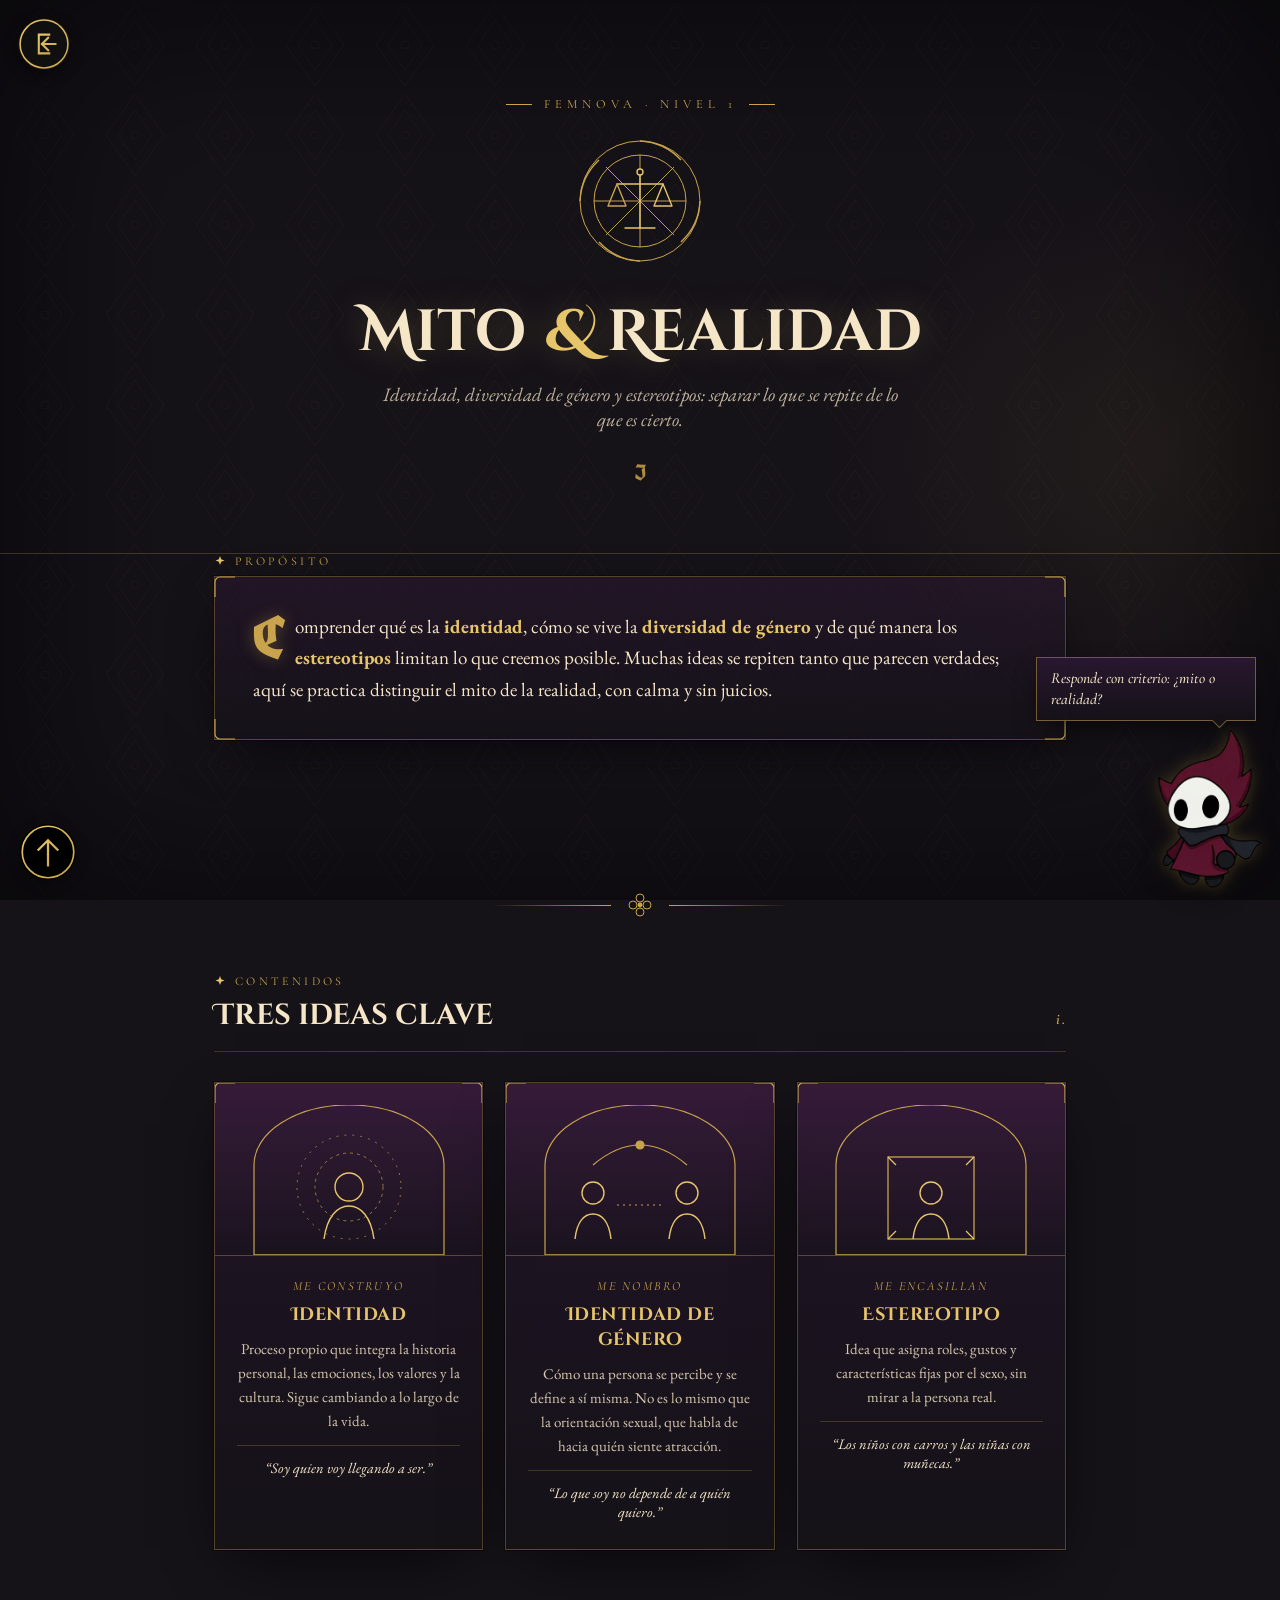
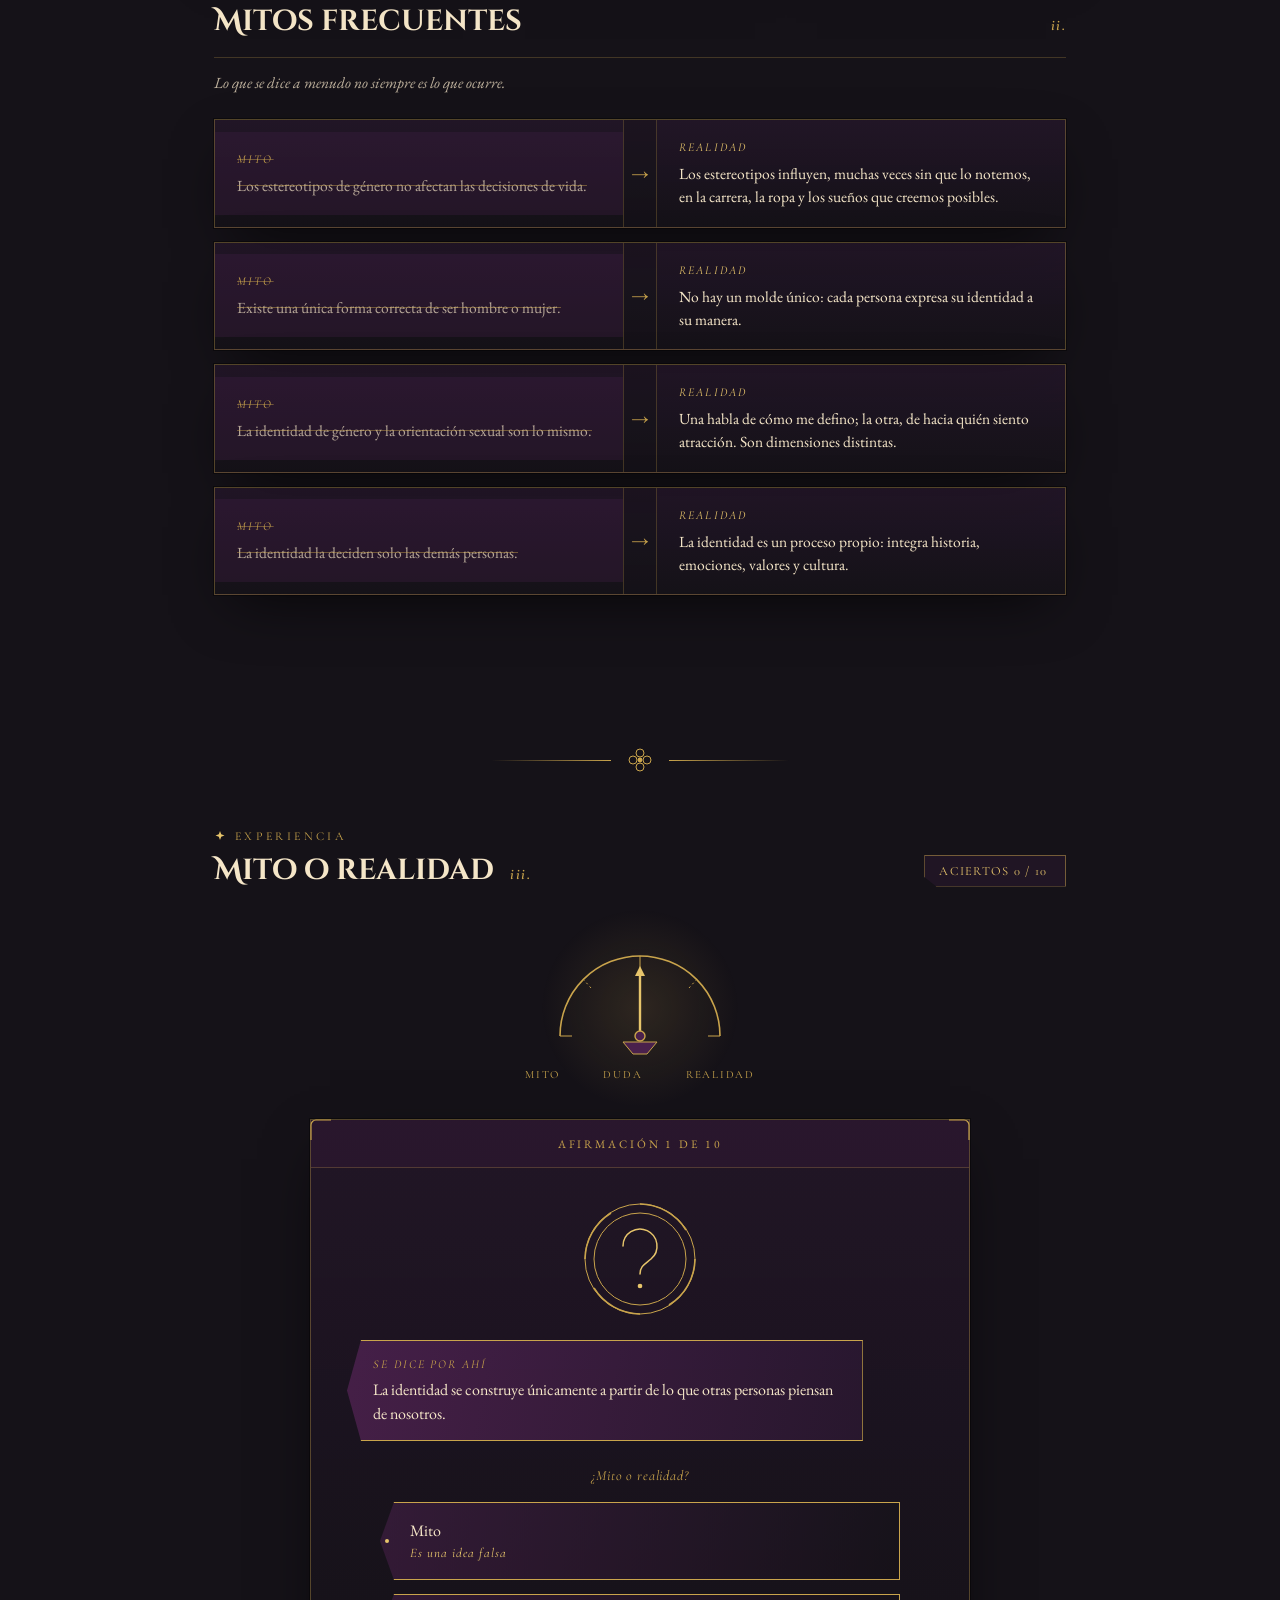
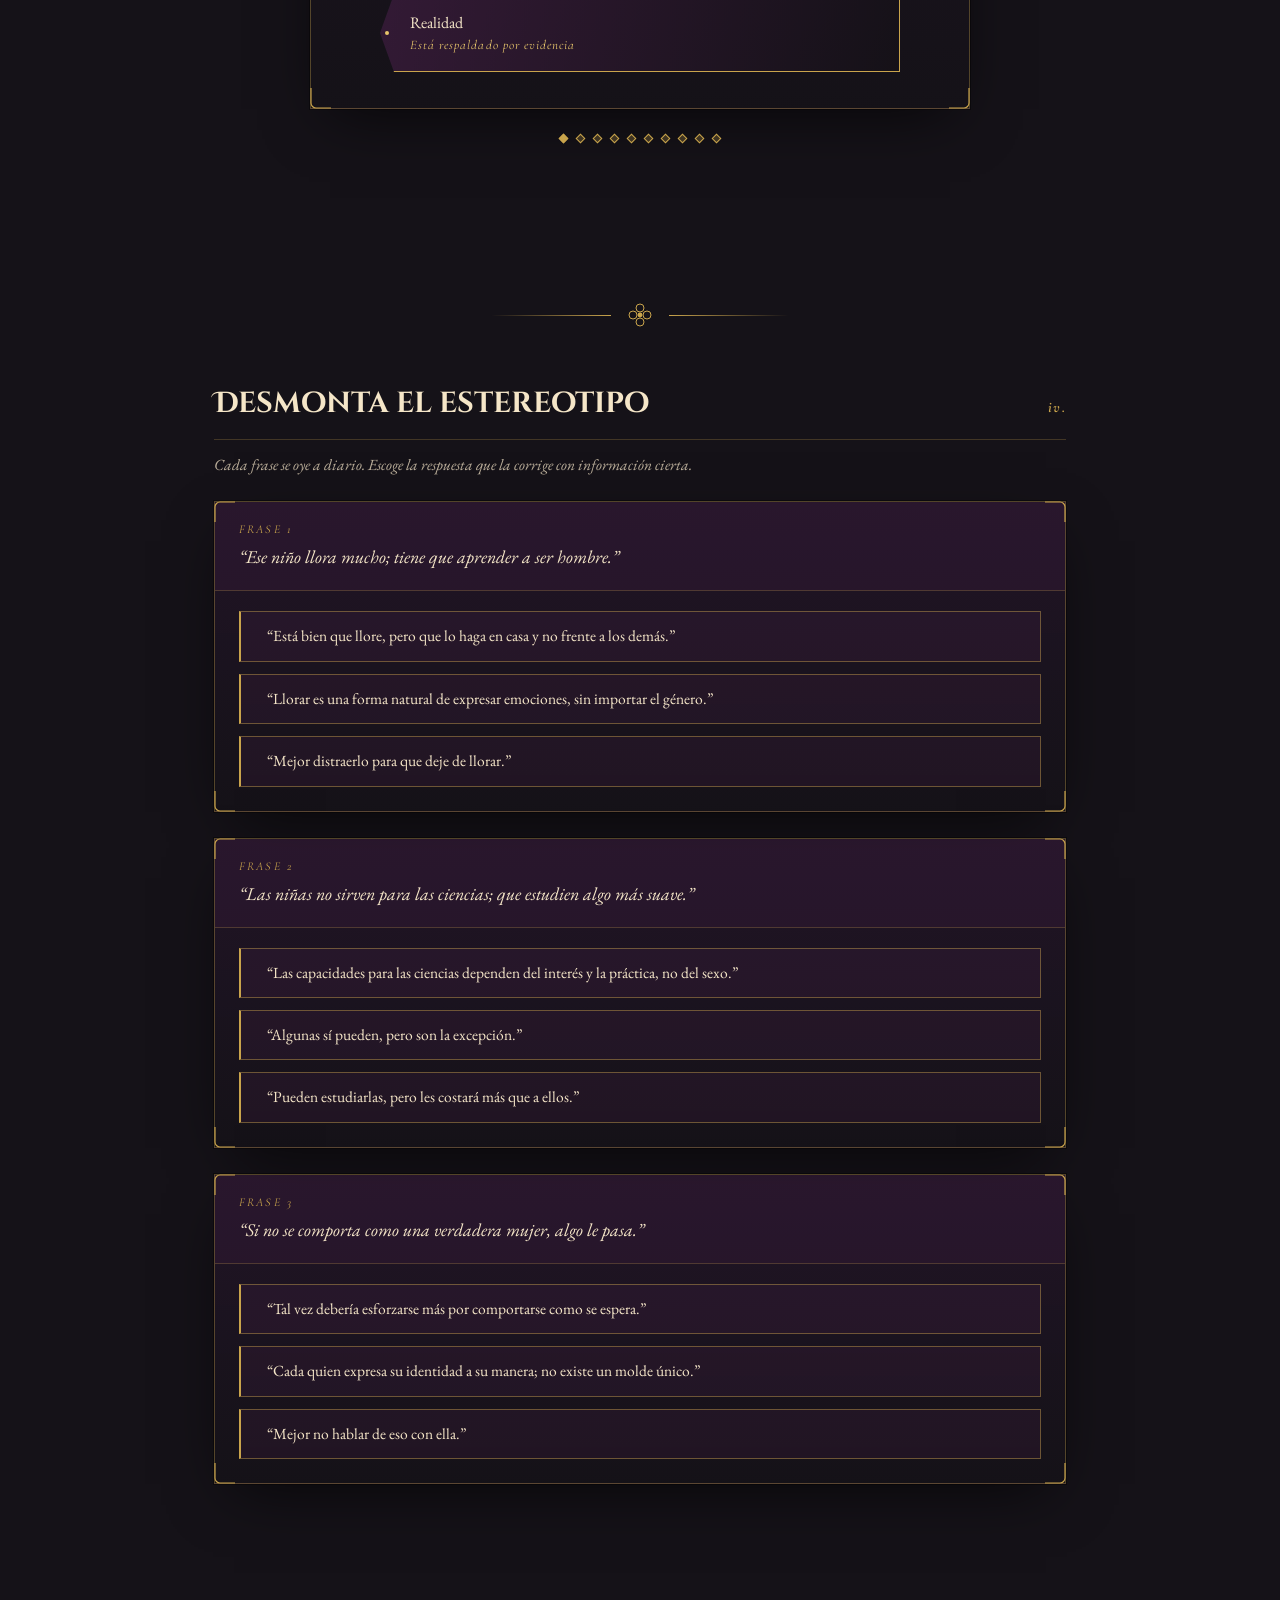
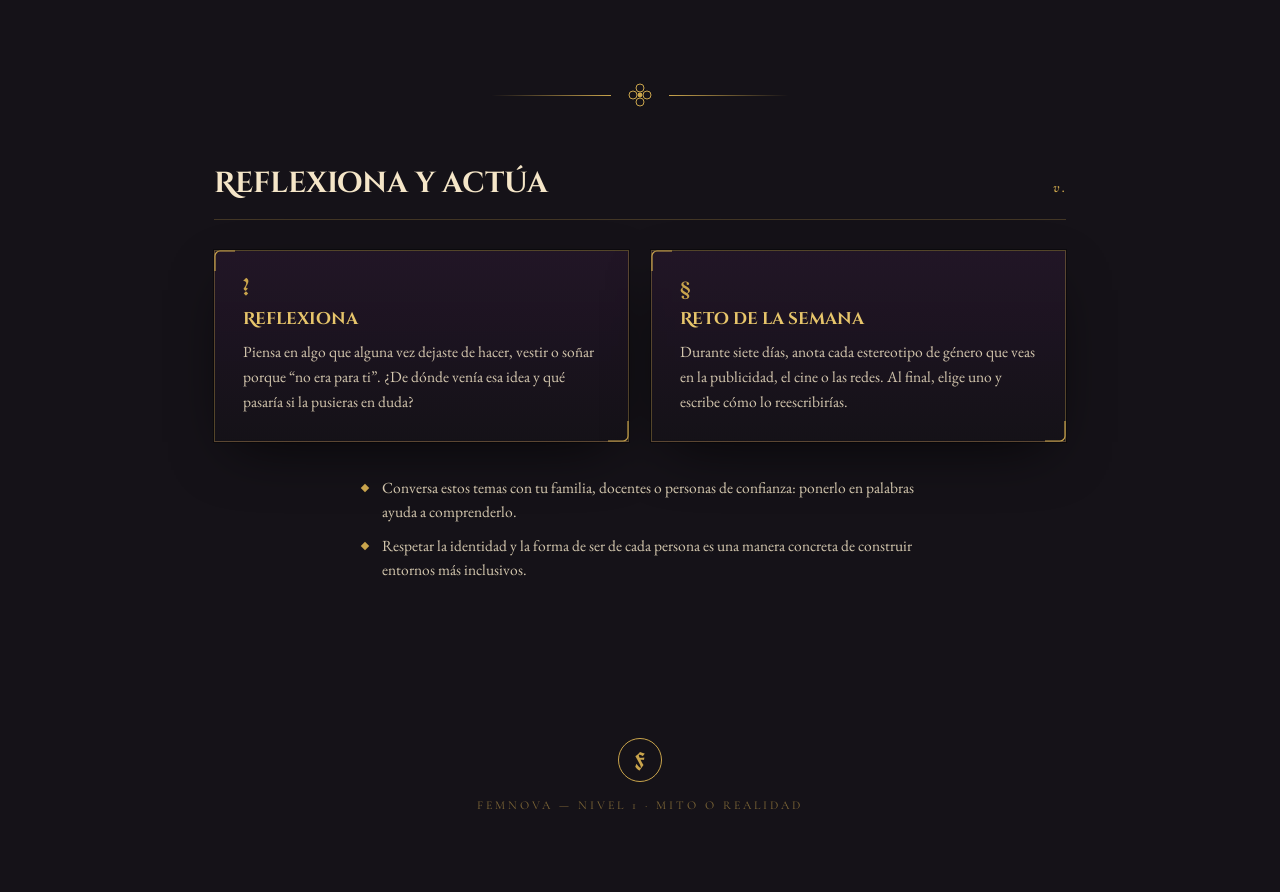
<file: juegosplus/Nivel 1/index.html>
<!-- Declara que el documento usa HTML5, la versión moderna del lenguaje de marcado. -->
<!DOCTYPE html>
<!-- Elemento raíz de toda la página; lang="es" indica que el contenido está en español. -->
<html lang="es">
<head>
<!-- HEAD: reúne metadatos, título, iconos, fuentes y estilos; no es el contenido visible principal. -->
<meta charset="UTF-8">
<meta name="viewport" content="width=device-width, initial-scale=1.0">
<title>FEMNOVA · Nivel 1: Mito o Realidad</title>
<link rel="preconnect" href="https://fonts.googleapis.com">
<link href="https://fonts.googleapis.com/css2?family=Cinzel+Decorative:wght@400;700;900&family=Cormorant+Garamond:ital,wght@0,400;0,500;0,600;1,400;1,500&family=EB+Garamond:ital,wght@0,400;0,500;1,400&family=UnifrakturCook:wght@700&display=swap" rel="stylesheet">
<link rel="icon" type="image/png" href="img/logo.png">
<link rel="apple-touch-icon" href="img/logo.png">
<style>
  .back-to-top{position:fixed;left:20px;bottom:20px;width:56px;height:56px;padding:0;border:0;border-radius:50%;background:#000;cursor:pointer;z-index:1000;box-shadow:0 4px 14px rgba(0,0,0,.35);transition:transform .2s ease,box-shadow .2s ease}
  .back-to-top:hover,.back-to-top:focus-visible{transform:translateY(-3px);box-shadow:0 8px 20px rgba(201,164,76,.45);outline:none}
  .back-to-top svg{width:100%;height:100%;display:block}
  @media (max-width:480px){.back-to-top{width:48px;height:48px;left:14px;bottom:14px}}
</style>
<style>
  /* Variables globales: centralizan colores para mantener una paleta consistente y facilitar cambios. */
  :root{
    --bg:#151218;
    --morado-osc:#2A1830;
    --morado:#4A214C;
    --dorado:#C9A44C;
    --dorado-claro:#E7C56B;
    --crema:#F5E6C8;
    --verde:#8fae6f;
    --rojo:#c98080;
  }
  /* Modelo de caja: el ancho y alto incluyen padding y borde, haciendo más predecibles las medidas. */
  *{box-sizing:border-box;}
  html,/* Fondo, color y tipografía base de toda la página; los gradientes crean el ambiente oscuro ornamental. */
  body{margin:0;padding:0;}
  ::selection{background:var(--dorado); color:var(--bg);}
  ::-webkit-scrollbar{width:10px;}
  ::-webkit-scrollbar-track{background:var(--bg);}
  ::-webkit-scrollbar-thumb{background:linear-gradient(var(--morado), var(--dorado)); border:2px solid var(--bg); border-radius:6px;}

  body{
    position:relative;
    background:
      radial-gradient(ellipse 700px 500px at 15% -5%, rgba(74,33,76,0.5), transparent 60%),
      radial-gradient(ellipse 600px 500px at 90% 8%, rgba(201,164,76,0.08), transparent 55%),
      var(--bg);
    color:var(--crema);
    font-family:'EB Garamond', serif;
    min-height:100vh;
  }

  /* static damask / diaper pattern — a real repeating textile motif, not an effect */
  /* Patrón decorativo fijo. pointer-events:none evita que esta capa interfiera con botones o enlaces. */
  .damask{
    position:fixed; inset:0; z-index:0; pointer-events:none;
    opacity:.05;
    background-image:url("data:image/svg+xml;utf8,<svg xmlns='http://www.w3.org/2000/svg' width='90' height='90'><g fill='none' stroke='%23C9A44C' stroke-width='1'><path d='M45 4 L74 45 L45 86 L16 45 Z'/><path d='M45 20 L62 45 L45 70 L28 45 Z'/><circle cx='45' cy='45' r='4'/></g></svg>");
    background-size:90px 90px;
  }
  /* Pseudoelemento que agrega una sombra interior alrededor de la ventana. */
  body::after{
    content:"";
    position:fixed; inset:0; z-index:0; pointer-events:none;
    box-shadow: inset 0 0 200px rgba(0,0,0,0.7);
  }

  main{position:relative; z-index:1;}

  /* ---------- ornamental helpers ---------- */
  /* Separador ornamental reutilizable entre secciones. */
  .ornament-divider{
    display:flex; align-items:center; justify-content:center; gap:16px;
    margin:56px auto; max-width:640px; padding:0 24px;
  }
  .ornament-divider .line{width:120px; height:1px; background:linear-gradient(90deg, transparent, var(--dorado));}
  .ornament-divider .line.right{background:linear-gradient(90deg, var(--dorado), transparent);}

  /* Marco visual común para tarjetas: borde dorado tenue, degradado y sombra. */
  .gothic-frame{
    position:relative;
    border:1px solid rgba(201,164,76,0.35);
    background:linear-gradient(180deg, rgba(42,24,48,0.6), rgba(21,18,24,0.65));
    box-shadow: 0 0 0 1px rgba(0,0,0,0.4), 0 20px 60px -20px rgba(0,0,0,0.75);
  }
  .gothic-frame .corner{position:absolute; width:22px; height:22px; pointer-events:none;}
  .gothic-frame .corner svg{width:100%; height:100%;}
  .gothic-frame .corner.tl{top:-1px; left:-1px;}
  .gothic-frame .corner.tr{top:-1px; right:-1px; transform:scaleX(-1);}
  .gothic-frame .corner.bl{bottom:-1px; left:-1px; transform:scaleY(-1);}
  .gothic-frame .corner.br{bottom:-1px; right:-1px; transform:scale(-1,-1);}

  /* ---------- header ---------- */
  /* Cabecera principal: controla el espacio, alineación y línea inferior. */
  header{
    position:relative;
    padding:96px 24px 66px;
    text-align:center;
    border-bottom:1px solid rgba(201,164,76,0.25);
  }
  .kicker-line{display:flex; align-items:center; justify-content:center; gap:12px; margin-bottom:24px;}
  .kicker-line .tick{width:26px; height:1px; background:var(--dorado);}
  .eyebrow{
    font-family:'Cormorant Garamond', serif;
    letter-spacing:.4em; text-transform:uppercase; font-size:12.5px; color:var(--dorado);
  }
  /* Título principal: usa tipografía decorativa y tamaño adaptable al ancho de pantalla. */
  h1.title{
    font-family:'Cinzel Decorative', serif; font-weight:700;
    font-size:clamp(34px, 6vw, 58px);
    margin:0 0 10px; color:var(--crema);
    text-shadow:0 0 34px rgba(231,197,107,0.25);
  }
  h1.title .amp{color:var(--dorado-claro); font-style:italic;}
  .subtitle{font-style:italic; font-size:19px; color:rgba(245,230,200,0.75); max-width:540px; margin:0 auto;}
  .roman-tag{
    display:inline-block; margin-top:26px;
    font-family:'UnifrakturCook', cursive; font-size:22px; color:var(--dorado); opacity:.85;
  }

  /* ---------- rose window (signature illustration) ---------- */
  .rose-window{width:130px; height:130px; margin:0 auto 22px;}

  /* ---------- section wrapper ---------- */
  /* Cada sección se centra y limita su ancho para que el texto sea legible. */
  section{max-width:900px; margin:0 auto; padding:0 24px 96px; position:relative;}
  .section-eyebrow{
    font-family:'Cormorant Garamond', serif; letter-spacing:.28em; text-transform:uppercase;
    font-size:12px; color:var(--dorado); margin-bottom:8px; display:flex; align-items:center; gap:9px;
  }
  .section-eyebrow svg{width:12px; height:12px; fill:var(--dorado-claro);}
  h2.section-title{
    font-family:'Cinzel Decorative', serif; font-size:clamp(22px,3.4vw,29px);
    margin:0 0 30px; color:var(--crema);
    border-bottom:1px solid rgba(201,164,76,.25); padding-bottom:16px;
    display:flex; align-items:baseline; justify-content:space-between; gap:16px; flex-wrap:wrap;
  }
  .section-title .roman{font-family:'Cormorant Garamond', serif; font-style:italic; font-size:15px; color:var(--dorado); letter-spacing:.1em;}

  /* purpose */
  .purpose-box{padding:34px 38px; font-size:19px; line-height:1.65; color:var(--crema);}
  .purpose-box strong{color:var(--dorado-claro);}
  .purpose-box .dropcap{
    float:left; font-family:'UnifrakturCook', cursive; font-size:60px; line-height:.7; color:var(--dorado);
    padding:6px 10px 0 0; text-shadow:0 0 16px rgba(201,164,76,.35);
  }

  /* ---------- concept cards: stained-glass arch illustrations ---------- */
  /* Distribuye las tres tarjetas en columnas; la regla @media las apila en pantallas estrechas. */
  .concept-grid{display:grid; grid-template-columns:1fr 1fr 1fr; gap:22px;}
  @media(max-width:760px){.concept-grid{grid-template-columns:1fr;}}
  .concept-card{padding:0; overflow:hidden;}
  .concept-art{
    background:linear-gradient(180deg, rgba(74,33,76,0.5), rgba(21,18,24,0.3));
    border-bottom:1px solid rgba(201,164,76,.3);
    padding:22px 22px 0;
    display:flex; justify-content:center;
  }
  .concept-art svg{width:100%; max-width:210px; height:auto;}
  .concept-body{padding:22px 22px 28px; text-align:center;}
  .concept-body .versus{
    font-family:'Cormorant Garamond', serif; font-style:italic; color:var(--dorado);
    font-size:12.5px; letter-spacing:.18em; text-transform:uppercase; display:block; margin-bottom:8px;
  }
  .concept-body h3{font-family:'Cinzel Decorative', serif; font-size:18px; color:var(--dorado-claro); margin:0 0 10px; letter-spacing:.03em;}
  .concept-body p{font-size:15px; line-height:1.6; color:rgba(245,230,200,.85); margin:0;}
  .concept-body .quote{
    display:block; margin-top:12px; padding-top:12px; font-style:italic; font-size:14.5px;
    color:var(--crema); border-top:1px solid rgba(201,164,76,.25);
  }

  /* ---------- glosario de lenguaje ---------- */
  .lexicon{display:flex; flex-direction:column; gap:14px;}
  /* Fila del glosario: mito, flecha y realidad; en móviles pasa a una sola columna. */
  .lex-row{
    display:grid; grid-template-columns:1fr 34px 1fr; align-items:center; gap:0;
    padding:0; overflow:hidden;
  }
  @media(max-width:640px){.lex-row{grid-template-columns:1fr; }}
  .lex-side{padding:18px 22px; font-size:15.5px; line-height:1.5;}
  .lex-side .lex-label{
    display:block; font-family:'Cormorant Garamond',serif; font-style:italic;
    font-size:12px; letter-spacing:.18em; text-transform:uppercase; color:var(--dorado); margin-bottom:6px;
  }
  .lex-side.old{background:rgba(74,33,76,0.28); color:rgba(245,230,200,.7); text-decoration:line-through; text-decoration-color:rgba(201,164,76,.45);}
  .lex-side.old .lex-label{text-decoration:none;}
  .lex-arrow{
    display:flex; align-items:center; justify-content:center; height:100%;
    color:var(--dorado); font-size:18px; border-left:1px solid rgba(201,164,76,.25); border-right:1px solid rgba(201,164,76,.25);
    background:rgba(21,18,24,.4);
  }
  @media(max-width:640px){
    .lex-arrow{height:auto; padding:6px 0; border:none; border-top:1px solid rgba(201,164,76,.25); border-bottom:1px solid rgba(201,164,76,.25); transform:rotate(90deg) scale(.9);}
  }
  .lex-side.new{color:var(--crema);}
  .lex-side.new .lex-label{color:var(--dorado-claro);}

  /* ---------- Activity 1: simulación de conversaciones ---------- */
  .activity-header-row{display:flex; align-items:center; justify-content:space-between; flex-wrap:wrap; gap:14px; margin-bottom:6px;}
  .score-tag{
    position:relative;
    font-family:'Cormorant Garamond', serif; letter-spacing:.1em; text-transform:uppercase;
    font-size:12.5px; color:var(--dorado-claro);
    border:1px solid rgba(201,164,76,0.5); padding:7px 18px 7px 14px;
    background:rgba(42,24,48,0.55);
    clip-path:polygon(0 0, 100% 0, 100% 100%, 12px 100%, 0 70%);
  }

  /* tono: aguja gótica que se inclina según la respuesta */
  /* Zona del medidor visual de la actividad de mito o realidad. */
  .tone-stage{display:flex; flex-direction:column; align-items:center; padding:36px 24px 30px; position:relative;}
  .tone-glow{
    position:absolute; top:52%; left:50%; transform:translate(-50%,-50%);
    width:200px; height:200px; border-radius:50%;
    background:radial-gradient(circle, rgba(201,164,76,0.14), transparent 70%);
  }
  #toneSvg{width:210px; height:130px; overflow:visible; position:relative;}
  /* La aguja gira desde su punto de origen; transition suaviza el movimiento. */
  .needle{transform-origin:105px 104px; transition:transform .7s cubic-bezier(.34,1.56,.64,1);}
  .tone-legend{
    display:flex; justify-content:space-between; width:230px; margin-top:6px;
    font-family:'Cormorant Garamond',serif; font-size:11px; letter-spacing:.16em; text-transform:uppercase; color:var(--dorado);
  }

  .scenario-card{margin-top:8px; max-width:660px; width:100%; padding:0; margin-left:auto; margin-right:auto;}
  .scenario-top{
    display:flex; align-items:center; justify-content:center; gap:14px;
    padding:16px; border-bottom:1px solid rgba(201,164,76,.25);
    background:rgba(74,33,76,0.2);
  }
  .scenario-count{font-size:11.5px; letter-spacing:.25em; text-transform:uppercase; color:var(--dorado);}

  .scenario-body{padding:32px 36px 36px;}
  @media(max-width:560px){.scenario-body{padding:26px 20px 30px;}}

  /* medallion illustration frame — quatrefoil */
  .medallion{width:118px; height:118px; margin:0 auto 22px; display:block;}

  .scene-setting{
    text-align:center; font-style:italic; font-size:16px; color:rgba(245,230,200,.75);
    margin-bottom:22px; padding-bottom:16px; border-bottom:1px solid rgba(201,164,76,.2);
  }

  /* diálogo: banderolas medievales en vez de burbujas de chat */
  .dialogue{display:flex; flex-direction:column; gap:14px; margin-bottom:26px;}
  .line-said{
    position:relative; max-width:88%;
    padding:14px 20px 14px 26px;
    background:linear-gradient(100deg, rgba(74,33,76,0.9), rgba(42,24,48,0.9));
    border:1px solid var(--dorado); border-left:none;
    font-size:16px; line-height:1.5; color:var(--crema);
    clip-path:polygon(14px 0, 100% 0, 100% 100%, 14px 100%, 0 50%);
  }
  .line-said .who{
    display:block; font-family:'Cormorant Garamond',serif; font-style:italic;
    font-size:12px; letter-spacing:.16em; text-transform:uppercase; color:var(--dorado); margin-bottom:5px;
  }
  .line-said.mine{
    align-self:flex-end; border:1px solid var(--dorado-claro); border-right:none;
    background:linear-gradient(260deg, rgba(74,33,76,0.9), rgba(42,24,48,0.9));
    clip-path:polygon(0 0, calc(100% - 14px) 0, 100% 50%, calc(100% - 14px) 100%, 0 100%);
    padding:14px 26px 14px 20px; text-align:right;
  }
  .line-said.mine .who{color:var(--dorado-claro);}

  .prompt-line{
    text-align:center; font-family:'Cormorant Garamond',serif; font-style:italic;
    font-size:14px; letter-spacing:.06em; color:var(--dorado); margin-bottom:18px;
  }

  /* ---------- Gothic arch buttons (signature design element) ---------- */
  .choice-col{display:flex; flex-direction:column; gap:14px; align-items:center;}
  /* Botones de respuesta de la primera actividad. */
  .reply-btn{
    position:relative; width:100%; max-width:520px;
    padding:16px 22px 16px 30px; text-align:left;
    background:linear-gradient(100deg, rgba(74,33,76,0.55), rgba(21,18,24,0.55));
    border:1px solid var(--dorado); border-left:none;
    color:var(--crema); cursor:pointer;
    font-family:'EB Garamond', serif; font-size:16px; line-height:1.45;
    clip-path:polygon(14px 0, 100% 0, 100% 100%, 14px 100%, 0 50%);
    transition:background .25s ease, color .25s ease;
  }
  .reply-btn::before{
    content:""; position:absolute; left:5px; top:50%; transform:translateY(-50%);
    width:4px; height:4px; border-radius:50%; background:var(--dorado-claro);
  }
  .reply-btn:hover:not(:disabled), .reply-btn:focus-visible:not(:disabled){
    background:linear-gradient(100deg, var(--dorado), var(--dorado-claro)); color:var(--bg);
  }
  .reply-btn:disabled{opacity:.35; cursor:default;}
  .reply-btn.chosen{opacity:1;}
  .reply-btn.chosen.right{border-color:var(--verde); background:rgba(143,174,111,.14);}
  .reply-btn.chosen.wrong{border-color:var(--rojo); background:rgba(201,128,128,.12);}
  .reply-btn:focus-visible{outline:2px solid var(--dorado-claro); outline-offset:4px;}

  /* Caja de explicación: inicialmente oculta y mostrada después de responder. */
  .feedback{
    margin-top:26px; padding:18px 22px 18px 24px; text-align:left;
    font-size:15.5px; line-height:1.6;
    background:rgba(42,24,48,0.5);
    border-left:3px double var(--dorado-claro);
    display:none;
  }
  .feedback.show{display:block;}
  .feedback.incorrect{border-left-color:#a95c5c;}
  .feedback .verdict{font-family:'Cinzel Decorative', serif; font-size:13px; letter-spacing:.05em; display:block; margin-bottom:6px;}
  .feedback.correct .verdict{color:var(--verde);}
  .feedback.incorrect .verdict{color:var(--rojo);}

  /* Botón para avanzar a la siguiente afirmación; se oculta hasta que se elige una respuesta. */
  .next-btn{
    margin-top:24px; display:none;
    position:relative;
    font-family:'Cinzel Decorative', serif; font-size:13.5px; letter-spacing:.12em;
    padding:12px 34px; background:var(--morado);
    border:1px solid var(--dorado-claro); color:var(--crema); cursor:pointer;
    clip-path:polygon(6% 0, 94% 0, 100% 50%, 94% 100%, 6% 100%, 0 50%);
  }
  .next-btn:hover{background:var(--dorado); color:var(--bg);}
  .next-btn.show{display:inline-block;}

  .dots{display:flex; gap:10px; justify-content:center; align-items:center; margin-top:26px; padding-bottom:8px;}
  .dot{width:7px;height:7px; background:rgba(201,164,76,0.25); border:1px solid var(--dorado); transform:rotate(45deg);}
  .dot.active{background:var(--dorado);}
  .dot.done{background:var(--dorado-claro);}

  /* wax seal */
  /* Sello decorativo que aparece al finalizar el cuestionario. */
  .seal{
    display:none; width:104px; height:104px; margin:34px auto 0; border-radius:50%;
    background:radial-gradient(circle at 35% 30%, var(--dorado-claro), var(--dorado) 55%, #8a6b2c 100%);
    align-items:center; justify-content:center; flex-direction:column;
    box-shadow:0 10px 26px rgba(0,0,0,.5), inset 0 -6px 12px rgba(0,0,0,.25), inset 0 6px 10px rgba(255,255,255,.25);
    border:2px solid var(--morado-osc);
  }
  .seal.show{display:flex;}
  .seal .roman-num{font-family:'Cinzel Decorative', serif; font-size:24px; color:var(--bg); font-weight:700;}
  .seal .seal-label{font-family:'Cormorant Garamond', serif; font-size:9.5px; letter-spacing:.15em; text-transform:uppercase; color:var(--bg); opacity:.75; margin-top:2px;}

  /* aviso tema sensible */
  .tag-sensible{
    display:inline-flex; align-items:center; gap:7px; margin-top:14px;
    font-size:12px; letter-spacing:.1em; color:var(--dorado); font-family:'Cormorant Garamond',serif; text-transform:uppercase;
    border-top:1px solid rgba(201,164,76,.25); padding-top:12px;
  }
  .tag-sensible svg{width:9px; height:9px; fill:var(--dorado);}

  /* ---------- Activity 2: reescribir la frase ---------- */
  /* Contenedor vertical de las tarjetas de la segunda actividad. */
  .rewrite-list{display:flex; flex-direction:column; gap:26px;}
  .rewrite-card{padding:0;}
  .rewrite-top{
    padding:20px 24px; border-bottom:1px solid rgba(201,164,76,.25);
    background:rgba(74,33,76,0.2);
  }
  .rewrite-top .heard{
    display:block; font-family:'Cormorant Garamond',serif; font-style:italic;
    font-size:12px; letter-spacing:.18em; text-transform:uppercase; color:var(--dorado); margin-bottom:7px;
  }
  .rewrite-top .phrase{font-size:18px; line-height:1.5; color:var(--crema); font-style:italic;}
  .rewrite-options{padding:20px 24px 24px; display:flex; flex-direction:column; gap:12px;}
  /* Opciones de corrección de cada estereotipo; JavaScript les asigna clases según el resultado. */
  .opt-btn{
    position:relative; text-align:left; width:100%;
    padding:13px 18px 13px 26px;
    background:rgba(74,33,76,0.22);
    border:1px solid rgba(201,164,76,.45); border-left:2px solid var(--dorado);
    color:var(--crema); font-family:'EB Garamond', serif; font-size:15.5px; line-height:1.45;
    cursor:pointer; transition:background .2s ease, color .2s ease;
  }
  .opt-btn:hover:not(:disabled){background:rgba(201,164,76,.16);}
  .opt-btn:disabled{cursor:default;}
  .opt-btn.right{border-color:var(--verde); border-left-color:var(--verde); background:rgba(143,174,111,.14);}
  .opt-btn.wrong{border-color:var(--rojo); border-left-color:var(--rojo); background:rgba(201,128,128,.12);}
  .opt-btn.dim{opacity:.4;}
  .opt-btn:focus-visible{outline:2px solid var(--dorado-claro); outline-offset:3px;}
  .rewrite-note{
    display:none; margin-top:6px; padding:14px 18px; font-size:15px; line-height:1.55;
    background:rgba(42,24,48,0.5); border-left:3px double var(--dorado-claro);
  }
  .rewrite-note.show{display:block;}

  .drag-status{text-align:center; margin-top:26px; font-size:14px; color:var(--dorado); min-height:20px; font-family:'Cormorant Garamond', serif; letter-spacing:.05em;}

  /* ---------- reflexión / reto ---------- */
  /* Dos tarjetas finales; en pantallas pequeñas se muestran una debajo de la otra. */
  .closing-grid{display:grid; grid-template-columns:1fr 1fr; gap:22px;}
  @media(max-width:640px){.closing-grid{grid-template-columns:1fr;}}
  .closing-card{padding:26px 28px;}
  .closing-card .mark{font-family:'UnifrakturCook',cursive; color:var(--dorado); font-size:22px; display:block; margin-bottom:8px; line-height:1;}
  .closing-card h3{font-family:'Cinzel Decorative',serif; font-size:17px; color:var(--dorado-claro); margin:0 0 10px;}
  .closing-card p{margin:0; font-size:15.5px; line-height:1.6; color:rgba(245,230,200,.85);}

  footer{text-align:center; padding:50px 24px 80px; position:relative; z-index:1;}
  .footer-monogram{width:44px; height:44px; margin:0 auto 16px; border:1px solid var(--dorado); border-radius:50%; display:flex; align-items:center; justify-content:center; font-family:'UnifrakturCook', cursive; color:var(--dorado); font-size:20px;}
  footer .foot-text{font-family:'Cormorant Garamond', serif; letter-spacing:.25em; text-transform:uppercase; font-size:12px; color:rgba(201,164,76,0.6);}


  /* Área del resultado final: la clase .show la hace visible. */
  .result-box{display:none; margin-top:34px; text-align:center;}
  .result-box.show{display:block;}
  .result-box .message{max-width:520px; margin:22px auto 22px; font-size:17px; line-height:1.6; color:var(--crema);}
  .restart-btn{
    font-family:'Cinzel Decorative', serif; font-size:13px; letter-spacing:.12em;
    padding:11px 30px; background:transparent; border:1px solid var(--dorado-claro); color:var(--crema); cursor:pointer;
    clip-path:polygon(6% 0, 94% 0, 100% 50%, 94% 100%, 6% 100%, 0 50%);
  }
  .restart-btn:hover{background:var(--dorado); color:var(--bg);}
  .restart-btn:focus-visible{outline:2px solid var(--dorado-claro); outline-offset:4px;}
  .reply-btn .sub{display:block; font-family:'Cormorant Garamond',serif; font-style:italic; font-size:13px; letter-spacing:.08em; color:var(--dorado-claro); margin-top:2px;}
  .reply-btn:hover:not(:disabled) .sub{color:var(--bg);}
  .reply-btn.dim{opacity:.35;}
  .reply-btn.reveal{opacity:1; border-color:var(--verde);}
  .resources-list{margin:0 auto; max-width:560px; text-align:left; padding:0; list-style:none;}
  .resources-list li{position:relative; padding:0 0 10px 22px; font-size:15.5px; line-height:1.55; color:rgba(245,230,200,.85);}
  .resources-list li::before{content:""; position:absolute; left:2px; top:.6em; width:6px; height:6px; background:var(--dorado); transform:rotate(45deg);}

  @media (prefers-reduced-motion: reduce){
    .needle,.reply-btn,.opt-btn{transition:none !important;}
  }
</style>
<style>
  /* ===== Guía: personaje que reacciona al nivel ===== */
  /* Posición fija del personaje guía en la esquina inferior derecha. */
  .guardian{position:fixed; right:18px; bottom:12px; width:104px; z-index:999;}
  .g-btn{display:block; width:100%; padding:0; border:0; background:none; cursor:pointer; -webkit-tap-highlight-color:transparent;}
  .g-btn:focus-visible{outline:2px solid var(--dorado-claro); outline-offset:4px; border-radius:14px;}
  .g-body,.g-lean{display:block;}
  .g-body{animation:g-float 3.6s ease-in-out infinite;}
  .g-lean{transform-origin:50% 90%; transition:transform .6s cubic-bezier(.34,1.56,.64,1);}
  .guardian[data-lean="l"] .g-lean{transform:rotate(-9deg) translateX(-6px);}
  .guardian[data-lean="r"] .g-lean{transform:rotate(9deg) translateX(6px);}
  .g-img{display:block; width:100%; height:auto; transform-origin:50% 100%;
    filter:drop-shadow(0 0 8px rgba(201,164,76,.30)) drop-shadow(0 6px 10px rgba(0,0,0,.55));}
  .g-img.happy{animation:g-happy .7s cubic-bezier(.3,1.4,.5,1);}
  .g-img.sad{animation:g-sad .6s ease;}
  .g-img.cheer{animation:g-cheer 1.1s ease 2;}
  @keyframes g-float{0%,100%{transform:translateY(0)}50%{transform:translateY(-7px)}}
  @keyframes g-happy{0%{transform:none}25%{transform:scale(1.12,.86)}55%{transform:translateY(-22px) scale(.94,1.1)}100%{transform:none}}
  @keyframes g-sad{0%,100%{transform:none}20%{transform:translateX(-6px) rotate(-4deg)}40%{transform:translateX(6px) rotate(4deg)}60%{transform:translateX(-4px) rotate(-2deg)}80%{transform:translateX(3px)}}
  @keyframes g-cheer{0%,100%{transform:none}30%{transform:translateY(-26px) rotate(-6deg)}60%{transform:translateY(-14px) rotate(6deg)}}

  /* Globo de texto del guía, oculto hasta que JavaScript añade la clase .show. */
  .g-bubble{
    position:absolute; right:6px; bottom:calc(100% + 8px); width:max-content; max-width:min(220px,68vw);
    padding:10px 14px; font:italic 500 15.5px/1.35 'Cormorant Garamond',serif; color:var(--crema);
    background:linear-gradient(180deg,rgba(42,24,48,.97),rgba(21,18,24,.97));
    border:1px solid rgba(201,164,76,.5); box-shadow:0 10px 30px -10px rgba(0,0,0,.85);
    opacity:0; transform:translateY(6px) scale(.96); transition:opacity .25s, transform .25s; pointer-events:none;
  }
  .g-bubble::after{
    content:""; position:absolute; right:30px; bottom:-6px; width:10px; height:10px; background:#151218;
    border-right:1px solid rgba(201,164,76,.5); border-bottom:1px solid rgba(201,164,76,.5); transform:rotate(45deg);
  }
  .g-bubble.show{opacity:1; transform:none;}
  @media (max-width:480px){.guardian{width:78px; right:10px; bottom:10px;}}
  @media (prefers-reduced-motion:reduce){.g-body,.g-img{animation:none!important;} .g-lean{transition:none;}}
  @media print{.guardian{display:none;}}
</style>
<style>
/* Botón dorado de salida (arriba a la izquierda) */
/* Botón de salida fijo en la esquina superior izquierda. */
.exit-btn{
  position:fixed; top:18px; left:18px; z-index:1000;
  width:52px; height:52px; padding:0;
  display:flex; align-items:center; justify-content:center;
  background:rgba(18,18,18,.82); border:0; border-radius:50%;
  cursor:pointer; text-decoration:none;
  box-shadow:0 4px 14px rgba(0,0,0,.45);
  transition:transform .2s ease, box-shadow .2s ease;
}
.exit-btn svg{width:100%; height:100%; display:block}
.exit-btn:hover,.exit-btn:focus-visible{
  transform:scale(1.08);
  box-shadow:0 0 0 2px rgba(231,197,107,.35), 0 6px 18px rgba(0,0,0,.55);
  outline:none;
}
@media (max-width:600px){ .exit-btn{top:12px; left:12px; width:46px; height:46px} }
</style>
</head>
<!-- BODY: aquí comienza el contenido que ve la persona al abrir la página. -->
<body>
  <!-- Enlace de salida: vuelve a index.html. aria-label y title aportan una descripción accesible. -->
  <a class="exit-btn" id="exitBtn" href="index.html" aria-label="Salir del nivel" title="Salir">
  <svg viewBox="0 0 100 100" aria-hidden="true">
    <defs>
      <linearGradient id="oroSalir" x1="0" y1="0" x2="1" y2="1">
        <stop offset="0" stop-color="#E7C56B"/><stop offset="1" stop-color="#C9A44C"/>
      </linearGradient>
    </defs>
    <circle cx="50" cy="50" r="46" fill="none" stroke="url(#oroSalir)" stroke-width="3"/>
    <path d="M60 32H40V68H60M72 50H46M58 38L46 50L58 62" fill="none" stroke="url(#oroSalir)" stroke-width="4" stroke-linecap="square"/>
  </svg>
</a>
  <!-- Capa decorativa con patrón de fondo; CSS la deja fija y no bloquea los clics. -->
<div class="damask"></div>

<!-- MAIN agrupa el contenido principal del nivel FEMNOVA. -->
<main>
<!-- CABECERA: identifica el nivel, muestra la ilustración SVG, título y descripción. -->
<header>
  <div class="kicker-line"><div class="tick"></div><span class="eyebrow">Femnova · Nivel 1</span><div class="tick"></div></div>
  <svg class="rose-window" viewBox="0 0 130 130">
    <g fill="none" stroke="#C9A44C" stroke-width="1">
      <circle cx="65" cy="65" r="60"/><circle cx="65" cy="65" r="46"/>
      <g stroke="#E7C56B" stroke-width="0.8"><path d="M65 19 L65 111"/><path d="M19 65 L111 65"/><path d="M31 31 L99 99"/><path d="M99 31 L31 99"/></g>
      <path d="M65 5 A60 60 0 0 1 106 24" stroke-width="1.4"/><path d="M125 65 A60 60 0 0 1 106 106" stroke-width="1.4"/><path d="M65 125 A60 60 0 0 1 24 106" stroke-width="1.4"/><path d="M5 65 A60 60 0 0 1 24 24" stroke-width="1.4"/>
    </g>
    <!-- balanza: mito y realidad -->
    <g fill="none" stroke="#E7C56B" stroke-width="1.4" stroke-linecap="round" stroke-linejoin="round">
      <path d="M65 36 V92"/><path d="M42 48 L88 48"/><path d="M50 92 H80"/>
      <path d="M42 48 L33 70 H51 Z" stroke="#C9A44C"/><path d="M88 48 L79 70 H97 Z"/>
      <circle cx="65" cy="36" r="3" fill="#151218"/>
    </g>
  </svg>
  <h1 class="title">Mito <span class="amp">&</span> Realidad</h1>
  <p class="subtitle">Identidad, diversidad de género y estereotipos: separar lo que se repite de lo que es cierto.</p>
  <div class="roman-tag">I</div>
</header>

<!-- SECCIÓN PROPÓSITO: explica el objetivo educativo del nivel. -->
<section>
  <div class="section-eyebrow"><svg viewBox="0 0 24 24"><path d="M12 2l2.4 6.6L21 11l-6.6 2.4L12 20l-2.4-6.6L3 11l6.6-2.4z"/></svg>Propósito</div>
  <div class="gothic-frame purpose-box"><div class="corner tl"><svg viewBox="0 0 22 22"><path d="M1 21V6a5 5 0 015-5h15" fill="none" stroke="#C9A44C" stroke-width="1.2"/></svg></div><div class="corner tr"><svg viewBox="0 0 22 22"><path d="M1 21V6a5 5 0 015-5h15" fill="none" stroke="#C9A44C" stroke-width="1.2"/></svg></div><div class="corner bl"><svg viewBox="0 0 22 22"><path d="M1 21V6a5 5 0 015-5h15" fill="none" stroke="#C9A44C" stroke-width="1.2"/></svg></div><div class="corner br"><svg viewBox="0 0 22 22"><path d="M1 21V6a5 5 0 015-5h15" fill="none" stroke="#C9A44C" stroke-width="1.2"/></svg></div>
    <span class="dropcap">C</span>omprender qué es la <strong>identidad</strong>, cómo se vive la <strong>diversidad de género</strong> y de qué manera los <strong>estereotipos</strong> limitan lo que creemos posible. Muchas ideas se repiten tanto que parecen verdades; aquí se practica distinguir el mito de la realidad, con calma y sin juicios.
  </div>
</section>

<div class="ornament-divider">
  <div class="line"></div>
  <svg width="26" height="26" viewBox="0 0 26 26"><g fill="none" stroke="#C9A44C" stroke-width="1"><circle cx="13" cy="6" r="4"/><circle cx="20" cy="13" r="4"/><circle cx="13" cy="20" r="4"/><circle cx="6" cy="13" r="4"/><circle cx="13" cy="13" r="2.4" fill="#C9A44C" stroke="none"/></g></svg>
  <div class="line right"></div>
</div>

<section>
  <div class="section-eyebrow"><svg viewBox="0 0 24 24"><path d="M12 2l2.4 6.6L21 11l-6.6 2.4L12 20l-2.4-6.6L3 11l6.6-2.4z"/></svg>Contenidos</div>
  <h2 class="section-title">Tres ideas clave <span class="roman">i.</span></h2>
  <!-- CUADRÍCULA DE CONCEPTOS: contiene tarjetas sobre identidad, identidad de género y estereotipos. -->
  <div class="concept-grid">
    <div class="gothic-frame concept-card"><div class="corner tl"><svg viewBox="0 0 22 22"><path d="M1 21V6a5 5 0 015-5h15" fill="none" stroke="#C9A44C" stroke-width="1.2"/></svg></div><div class="corner tr"><svg viewBox="0 0 22 22"><path d="M1 21V6a5 5 0 015-5h15" fill="none" stroke="#C9A44C" stroke-width="1.2"/></svg></div>
      <div class="concept-art"><svg viewBox="0 0 210 150"><path d="M10 150 V60 A95 60 0 0 1 200 60 V150 Z" fill="none" stroke="#C9A44C" stroke-width="1.2"/><line x1="10" y1="150" x2="200" y2="150" stroke="#C9A44C" stroke-width="1.2"/><g stroke="#E7C56B" stroke-width="1.4" fill="none"><circle cx="105" cy="82" r="14"/><path d="M80 134c3-22 13-33 25-33s22 11 25 33"/></g>
<g stroke="#C9A44C" stroke-width="1" fill="none" opacity=".7"><circle cx="105" cy="82" r="34" stroke-dasharray="3 4"/><circle cx="105" cy="82" r="52" stroke-dasharray="2 6"/></g></svg></div>
      <div class="concept-body"><span class="versus">Me construyo</span><h3>Identidad</h3><p>Proceso propio que integra la historia personal, las emociones, los valores y la cultura. Sigue cambiando a lo largo de la vida.</p><span class="quote">“Soy quien voy llegando a ser.”</span></div>
    </div>
    <div class="gothic-frame concept-card"><div class="corner tl"><svg viewBox="0 0 22 22"><path d="M1 21V6a5 5 0 015-5h15" fill="none" stroke="#C9A44C" stroke-width="1.2"/></svg></div><div class="corner tr"><svg viewBox="0 0 22 22"><path d="M1 21V6a5 5 0 015-5h15" fill="none" stroke="#C9A44C" stroke-width="1.2"/></svg></div>
      <div class="concept-art"><svg viewBox="0 0 210 150"><path d="M10 150 V60 A95 60 0 0 1 200 60 V150 Z" fill="none" stroke="#C9A44C" stroke-width="1.2"/><line x1="10" y1="150" x2="200" y2="150" stroke="#C9A44C" stroke-width="1.2"/><g stroke="#E7C56B" stroke-width="1.4" fill="none"><circle cx="58" cy="88" r="11"/><path d="M40 134c1.8-17 9-25 18-25s16.2 8 18 25"/><circle cx="152" cy="88" r="11"/><path d="M134 134c1.8-17 9-25 18-25s16.2 8 18 25"/></g>
<g stroke="#C9A44C" stroke-width="1.2" fill="none"><path d="M58 60 Q105 20 152 60"/><circle cx="105" cy="40" r="4" fill="#C9A44C"/></g>
<g stroke="#C9A44C" stroke-width="1" stroke-dasharray="2 4"><line x1="82" y1="100" x2="128" y2="100"/></g></svg></div>
      <div class="concept-body"><span class="versus">Me nombro</span><h3>Identidad de género</h3><p>Cómo una persona se percibe y se define a sí misma. No es lo mismo que la orientación sexual, que habla de hacia quién siente atracción.</p><span class="quote">“Lo que soy no depende de a quién quiero.”</span></div>
    </div>
    <div class="gothic-frame concept-card"><div class="corner tl"><svg viewBox="0 0 22 22"><path d="M1 21V6a5 5 0 015-5h15" fill="none" stroke="#C9A44C" stroke-width="1.2"/></svg></div><div class="corner tr"><svg viewBox="0 0 22 22"><path d="M1 21V6a5 5 0 015-5h15" fill="none" stroke="#C9A44C" stroke-width="1.2"/></svg></div>
      <div class="concept-art"><svg viewBox="0 0 210 150"><path d="M10 150 V60 A95 60 0 0 1 200 60 V150 Z" fill="none" stroke="#C9A44C" stroke-width="1.2"/><line x1="10" y1="150" x2="200" y2="150" stroke="#C9A44C" stroke-width="1.2"/><g stroke="#C9A44C" stroke-width="1.3" fill="none"><rect x="62" y="52" width="86" height="82"/></g>
<g stroke="#E7C56B" stroke-width="1.4" fill="none"><circle cx="105" cy="88" r="11"/><path d="M87 134c1.8-17 9-25 18-25s16.2 8 18 25"/></g>
<g stroke="#E7C56B" stroke-width="1.2"><path d="M62 52 L70 60 M148 52 L140 60 M62 134 L70 126 M148 134 L140 126"/></g></svg></div>
      <div class="concept-body"><span class="versus">Me encasillan</span><h3>Estereotipo</h3><p>Idea que asigna roles, gustos y características fijas por el sexo, sin mirar a la persona real.</p><span class="quote">“Los niños con carros y las niñas con muñecas.”</span></div>
    </div>
  </div>

  <h2 class="section-title" style="margin-top:52px;">Mitos frecuentes <span class="roman">ii.</span></h2>
  <p style="margin-top:-16px; margin-bottom:26px; color:rgba(245,230,200,.75); font-size:15.5px; font-style:italic;">Lo que se dice a menudo no siempre es lo que ocurre.</p>
  <!-- GLOSARIO: cada fila contrapone un mito con una explicación de la realidad. -->
  <div class="lexicon"><div class="gothic-frame lex-row"><div class="lex-side old"><span class="lex-label">Mito</span>Los estereotipos de género no afectan las decisiones de vida.</div><div class="lex-arrow">→</div><div class="lex-side new"><span class="lex-label">Realidad</span>Los estereotipos influyen, muchas veces sin que lo notemos, en la carrera, la ropa y los sueños que creemos posibles.</div></div><div class="gothic-frame lex-row"><div class="lex-side old"><span class="lex-label">Mito</span>Existe una única forma correcta de ser hombre o mujer.</div><div class="lex-arrow">→</div><div class="lex-side new"><span class="lex-label">Realidad</span>No hay un molde único: cada persona expresa su identidad a su manera.</div></div><div class="gothic-frame lex-row"><div class="lex-side old"><span class="lex-label">Mito</span>La identidad de género y la orientación sexual son lo mismo.</div><div class="lex-arrow">→</div><div class="lex-side new"><span class="lex-label">Realidad</span>Una habla de cómo me defino; la otra, de hacia quién siento atracción. Son dimensiones distintas.</div></div><div class="gothic-frame lex-row"><div class="lex-side old"><span class="lex-label">Mito</span>La identidad la deciden solo las demás personas.</div><div class="lex-arrow">→</div><div class="lex-side new"><span class="lex-label">Realidad</span>La identidad es un proceso propio: integra historia, emociones, valores y cultura.</div></div></div>
</section>

<div class="ornament-divider">
  <div class="line"></div>
  <svg width="26" height="26" viewBox="0 0 26 26"><g fill="none" stroke="#C9A44C" stroke-width="1"><circle cx="13" cy="6" r="4"/><circle cx="20" cy="13" r="4"/><circle cx="13" cy="20" r="4"/><circle cx="6" cy="13" r="4"/><circle cx="13" cy="13" r="2.4" fill="#C9A44C" stroke="none"/></g></svg>
  <div class="line right"></div>
</div>

<section>
  <div class="section-eyebrow"><svg viewBox="0 0 24 24"><path d="M12 2l2.4 6.6L21 11l-6.6 2.4L12 20l-2.4-6.6L3 11l6.6-2.4z"/></svg>Experiencia</div>
  <div class="activity-header-row">
    <h2 class="section-title" style="border:none; padding:0; margin:0;">Mito o realidad <span class="roman">iii.</span></h2>
    <div class="score-tag" id="scorePill">Aciertos 0 / 10</div>
  </div>

  <!-- Indicador visual: la aguja decorativa cambia de inclinación según la respuesta. -->
  <div class="tone-stage">
    <div class="tone-glow"></div>
    <svg id="toneSvg" viewBox="0 0 210 130">
      <path d="M25 104 A80 80 0 0 1 185 104" fill="none" stroke="#C9A44C" stroke-width="1.6"/>
      <g stroke="#C9A44C" stroke-width="1"><line x1="25" y1="104" x2="37" y2="104"/><line x1="105" y1="24" x2="105" y2="36"/><line x1="185" y1="104" x2="173" y2="104"/><line x1="48" y1="47" x2="56" y2="56" stroke-dasharray="2 3"/><line x1="162" y1="47" x2="154" y2="56" stroke-dasharray="2 3"/></g>
      <g class="needle" id="needle"><line x1="105" y1="104" x2="105" y2="40" stroke="#E7C56B" stroke-width="2.4"/><path d="M105 34 L110 44 L100 44 Z" fill="#E7C56B"/></g>
      <circle cx="105" cy="104" r="5" fill="#4A214C" stroke="#C9A44C" stroke-width="1.4"/>
      <polygon points="88,110 122,110 112,122 98,122" fill="#4A214C" stroke="#C9A44C" stroke-width="1"/>
    </svg>
    <div class="tone-legend"><span>Mito</span><span>Duda</span><span>Realidad</span></div>
  </div>

  <!-- Tarjeta dinámica: JavaScript inserta aquí la afirmación, las opciones y la retroalimentación. -->
  <div class="gothic-frame scenario-card" id="scenarioCard"><div class="corner tl"><svg viewBox="0 0 22 22"><path d="M1 21V6a5 5 0 015-5h15" fill="none" stroke="#C9A44C" stroke-width="1.2"/></svg></div><div class="corner tr"><svg viewBox="0 0 22 22"><path d="M1 21V6a5 5 0 015-5h15" fill="none" stroke="#C9A44C" stroke-width="1.2"/></svg></div><div class="corner bl"><svg viewBox="0 0 22 22"><path d="M1 21V6a5 5 0 015-5h15" fill="none" stroke="#C9A44C" stroke-width="1.2"/></svg></div><div class="corner br"><svg viewBox="0 0 22 22"><path d="M1 21V6a5 5 0 015-5h15" fill="none" stroke="#C9A44C" stroke-width="1.2"/></svg></div>
    <div class="scenario-top"><div class="scenario-count">Afirmación <span id="scCurrent">1</span> de <span id="scTotal">10</span></div></div>
    <div class="scenario-body">
      <svg class="medallion" viewBox="0 0 118 118">
        <g fill="none" stroke="#C9A44C" stroke-width="1"><circle cx="59" cy="59" r="55"/><circle cx="59" cy="59" r="46"/>
          <path d="M59 4 A55 55 0 0 1 105 30" stroke-width="1.6"/><path d="M114 59 A55 55 0 0 1 88 105" stroke-width="1.6"/><path d="M59 114 A55 55 0 0 1 13 88" stroke-width="1.6"/><path d="M4 59 A55 55 0 0 1 30 13" stroke-width="1.6"/></g>
        <g fill="none" stroke="#E7C56B" stroke-width="1.5" stroke-linecap="round" stroke-linejoin="round">
          <path d="M42 46 a17 17 0 1 1 28 13 c-6 5 -11 7 -11 15"/><circle cx="59" cy="86" r="1.6" fill="#E7C56B"/>
        </g>
      </svg>
      <div class="dialogue"><div class="line-said"><span class="who">Se dice por ahí</span><span id="statementText"></span></div></div>
      <div class="prompt-line">¿Mito o realidad?</div>
      <div class="choice-col" id="choiceCol">
        <button class="reply-btn" data-mito="1">Mito<span class="sub">Es una idea falsa</span></button>
        <button class="reply-btn" data-mito="0">Realidad<span class="sub">Está respaldado por evidencia</span></button>
      </div>
      <div class="feedback" id="feedback"></div>
      <div style="text-align:center;"><button class="next-btn" id="nextBtn">Siguiente →</button></div>
    </div>
  </div>

  <!-- JavaScript crea aquí los puntos que representan el avance por las preguntas. -->
  <div class="dots" id="dots"></div>

  <div class="seal" id="seal"><div class="roman-num" id="sealScore">10/10</div><div class="seal-label">Completo</div></div>
  <!-- Resultado final: se muestra cuando termina la actividad y permite volver a jugar. -->
  <div class="result-box" id="resultBox">
    <p class="message" id="resultMessage"></p>
    <button class="restart-btn" id="restartBtn">Volver a jugar</button>
  </div>
</section>

<div class="ornament-divider">
  <div class="line"></div>
  <svg width="26" height="26" viewBox="0 0 26 26"><g fill="none" stroke="#C9A44C" stroke-width="1"><circle cx="13" cy="6" r="4"/><circle cx="20" cy="13" r="4"/><circle cx="13" cy="20" r="4"/><circle cx="6" cy="13" r="4"/><circle cx="13" cy="13" r="2.4" fill="#C9A44C" stroke="none"/></g></svg>
  <div class="line right"></div>
</div>

<section>
  <!-- ACTIVIDAD 2: las tarjetas y sus opciones se generan dinámicamente con JavaScript. -->
  <h2 class="section-title">Desmonta el estereotipo <span class="roman">iv.</span></h2>
  <p style="margin-top:-16px; margin-bottom:26px; color:rgba(245,230,200,.75); font-size:15.5px; font-style:italic;">Cada frase se oye a diario. Escoge la respuesta que la corrige con información cierta.</p>
  <div class="rewrite-list" id="rewriteList"></div>
  <div class="drag-status" id="rewriteStatus"></div>
</section>

<div class="ornament-divider">
  <div class="line"></div>
  <svg width="26" height="26" viewBox="0 0 26 26"><g fill="none" stroke="#C9A44C" stroke-width="1"><circle cx="13" cy="6" r="4"/><circle cx="20" cy="13" r="4"/><circle cx="13" cy="20" r="4"/><circle cx="6" cy="13" r="4"/><circle cx="13" cy="13" r="2.4" fill="#C9A44C" stroke="none"/></g></svg>
  <div class="line right"></div>
</div>

<section>
  <!-- CIERRE PEDAGÓGICO: invita a reflexionar y propone un reto semanal. -->
  <h2 class="section-title">Reflexiona y actúa <span class="roman">v.</span></h2>
  <div class="closing-grid">
    <div class="gothic-frame closing-card"><div class="corner tl"><svg viewBox="0 0 22 22"><path d="M1 21V6a5 5 0 015-5h15" fill="none" stroke="#C9A44C" stroke-width="1.2"/></svg></div><div class="corner br"><svg viewBox="0 0 22 22"><path d="M1 21V6a5 5 0 015-5h15" fill="none" stroke="#C9A44C" stroke-width="1.2"/></svg></div><span class="mark">?</span><h3>Reflexiona</h3><p>Piensa en algo que alguna vez dejaste de hacer, vestir o soñar porque “no era para ti”. ¿De dónde venía esa idea y qué pasaría si la pusieras en duda?</p></div>
    <div class="gothic-frame closing-card"><div class="corner tl"><svg viewBox="0 0 22 22"><path d="M1 21V6a5 5 0 015-5h15" fill="none" stroke="#C9A44C" stroke-width="1.2"/></svg></div><div class="corner br"><svg viewBox="0 0 22 22"><path d="M1 21V6a5 5 0 015-5h15" fill="none" stroke="#C9A44C" stroke-width="1.2"/></svg></div><span class="mark">§</span><h3>Reto de la semana</h3><p>Durante siete días, anota cada estereotipo de género que veas en la publicidad, el cine o las redes. Al final, elige uno y escribe cómo lo reescribirías.</p></div>
  </div>
  <ul class="resources-list" style="margin-top:34px;">
    <li>Conversa estos temas con tu familia, docentes o personas de confianza: ponerlo en palabras ayuda a comprenderlo.</li>
    <li>Respetar la identidad y la forma de ser de cada persona es una manera concreta de construir entornos más inclusivos.</li>
  </ul>
</section>

<!-- PIE DE PÁGINA: identifica el proyecto y el nivel. -->
<footer><div class="footer-monogram">F</div><div class="foot-text">Femnova — Nivel 1 · Mito o Realidad</div></footer>
</main>
<!-- PERSONAJE GUÍA: elemento flotante que reacciona a las respuestas y ofrece consejos. -->
<div class="guardian" id="guardian" data-lean="">
  <div class="g-bubble" id="gBubble" role="status" aria-live="polite"></div>
  <button class="g-btn" id="gBtn" type="button" aria-label="Pedir un consejo al guía" title="Pedir un consejo">
    <span class="g-body"><span class="g-lean"><img class="g-img" id="gImg" src="[data-uri]" width="235" height="360" alt="Guía de Femnova: personaje con capucha guinda y máscara blanca"></span></span>
  </button>
</div>
<button class="back-to-top" id="backToTop" type="button" aria-label="Volver arriba" title="Volver arriba">
  <svg viewBox="0 0 100 100" aria-hidden="true">
    <defs>
      <linearGradient id="oro" x1="0" y1="0" x2="1" y2="1">
        <stop offset="0" stop-color="#E7C56B"/><stop offset="1" stop-color="#C9A44C"/>
      </linearGradient>
    </defs>
    <circle cx="50" cy="50" r="46" fill="none" stroke="url(#oro)" stroke-width="3"/>
    <path d="M50 74V30M33 46L50 29L67 46" fill="none" stroke="url(#oro)" stroke-width="4" stroke-linecap="square"/>
  </svg>
</button>
<!-- JAVASCRIPT 1: conecta el botón de volver arriba con el desplazamiento suave. -->
<script>
  // Busca el botón por su id y registra la acción que se ejecutará al hacer clic.
  document.getElementById('backToTop').addEventListener('click',function(){
    // Desplaza la ventana hasta la parte superior; behavior:'smooth' evita un salto brusco.
    window.scrollTo({top:0,behavior:'smooth'});
  });
</script>
<!-- JAVASCRIPT 2: controla el personaje guía, sus animaciones y sus mensajes. -->
<script>
/* ===== Guía: reacciona a las dinámicas del nivel ===== */
// Se crea un módulo llamado Guardian para agrupar funciones del personaje y compartirlas con el resto del código.
window.Guardian=(()=>{
  // Guarda referencias a los elementos HTML que el personaje debe modificar.
  const el=document.getElementById('guardian'), img=document.getElementById('gImg'),
        bub=document.getElementById('gBubble'), btn=document.getElementById('gBtn');
  // streak cuenta aciertos consecutivos; timer gestiona el tiempo del mensaje; tipIdx recorre los consejos.
  let streak=0, timer=null, tipIdx=0;
  // Devuelve un elemento aleatorio de una lista de mensajes.
  const pick=a=>a[Math.floor(Math.random()*a.length)];
  // Reinicia las clases de animación y aplica la indicada; leer offsetWidth fuerza el reinicio de la animación.
  const play=c=>{img.classList.remove('happy','sad','cheer'); void img.offsetWidth; img.classList.add(c);};
  // Cambia el atributo data-lean; CSS lo usa para inclinar al personaje a izquierda o derecha.
  const lean=d=>{el.dataset.lean=d||'';};
  // Muestra un mensaje durante ms milisegundos y cancela el temporizador anterior si existía.
  const say=(msg,ms=3800)=>{bub.textContent=msg; bub.classList.add('show'); clearTimeout(timer); timer=setTimeout(()=>bub.classList.remove('show'),ms);};
  // Consejos breves que se muestran cuando la persona pulsa sobre el guía.
  const tips=[
    "Si dice “todos” o “siempre”, sospecha: los estereotipos generalizan.",
    "Pregúntate: ¿esto lo respalda la evidencia o solo la costumbre?",
    "Una idea repetida mil veces no se vuelve cierta.",
    "Mira a la persona, no al molde."
  ];
  // Cada clic anima al personaje y muestra el siguiente consejo; el operador % vuelve al inicio de la lista.
  btn.addEventListener('click',()=>{play('happy'); say(tips[tipIdx++%tips.length],5200);});
  return {
    greet(){streak=0; lean(''); play('happy'); say("Responde con criterio: ¿mito o realidad?");},
    reset(){lean('');},
    // Procesa una respuesta: ok indica si acertó y mito indica hacia qué lado debe inclinarse la guía.
    answer(ok,mito){
      lean(mito?'l':'r');                       // se inclina hacia donde apunta la aguja
      if(ok){
        streak++; play('happy');
        say(streak===3?"Tres seguidas.":streak===5?"Cinco seguidas: criterio afilado.":
            pick(mito?["Mito desmontado.","Bien visto: eso es un mito."]:["Eso sí es realidad.","Exacto: está respaldado."]));
      }else{
        streak=0; play('sad');
        say(mito?"Era un mito. Lee por qué, abajo.":"Era realidad. Lee la explicación, abajo.");
      }
    },
    // Al terminar el cuestionario, anima al personaje y adapta el mensaje al puntaje obtenido.
    finish(score,n){
      lean(''); play('cheer');
      say(score===n?"Perfecto. Ningún estereotipo te la coló.":score>=n*0.7?"Base sólida. Repasa lo que se te escapó.":"Buen punto de partida. Vuelve a jugar.",6000);
    },
    rewrite(ok,done,rc,total){
      play(ok?'happy':'sad');
      if(done) say(`Actividad completa: ${rc} de ${total}.`,5000);
      else say(ok?"Esa sí corrige el estereotipo.":"Esa conserva la idea de fondo. Lee la nota.");
    }
  };
})();
/* primera aparición: saluda cuando el quiz entra en pantalla */
(()=>{const c=document.getElementById('scenarioCard'); if(!c||!('IntersectionObserver' in window)) return;
  const io=new IntersectionObserver(es=>{if(es[0].isIntersecting){Guardian.greet(); io.disconnect();}},{threshold:.5}); io.observe(c);})();
</script>
<!-- JAVASCRIPT 3: contiene las preguntas, valida respuestas, calcula puntaje y construye la actividad de reescritura. -->
<script>
// Banco de diez afirmaciones. mito:true significa que la afirmación es falsa; mito:false indica que se considera realidad.
const preguntas = [
  {t:"La identidad se construye únicamente a partir de lo que otras personas piensan de nosotros.", mito:true, e:"La identidad es un proceso propio que integra la historia personal, las emociones, los valores, la cultura y las vivencias de cada quien; no depende solo de la mirada externa."},
  {t:"La identidad de género y la orientación sexual son lo mismo.", mito:true, e:"La identidad de género se refiere a cómo una persona se percibe y se define a sí misma, mientras que la orientación sexual tiene que ver con hacia quién siente atracción. Son dimensiones distintas."},
  {t:"La diversidad de género ha existido en distintas culturas a lo largo de la historia.", mito:false, e:"Diversas culturas, como algunas comunidades indígenas de América, Asia y Oceanía, han reconocido históricamente identidades de género más allá del binario hombre/mujer."},
  {t:"Los estereotipos de género asignan roles y características fijas a las personas solo por su sexo, sin considerar su individualidad.", mito:false, e:"Eso es justamente lo que hace un estereotipo: generaliza y puede limitar las oportunidades, los gustos y la libre expresión de cada persona."},
  {t:"Todos los niños deben jugar con carros y todas las niñas con muñecas porque así es su naturaleza.", mito:true, e:"Esa idea es un estereotipo cultural, no una regla biológica. Los gustos e intereses de una persona no dependen del sexo con el que nació."},
  {t:"La identidad de una persona puede transformarse y seguir construyéndose a lo largo de la vida.", mito:false, e:"La identidad no es estática: se nutre de nuevas experiencias, relaciones y aprendizajes en cada etapa de la vida."},
  {t:"Reconocer la diversidad de género favorece el respeto y disminuye la discriminación.", mito:false, e:"Comprender que existen distintas formas de vivir y expresar el género ayuda a construir entornos más inclusivos y respetuosos para todas las personas."},
  {t:"Los estereotipos de género no afectan las decisiones de vida de las personas, como su carrera o su forma de vestir.", mito:true, e:"Los estereotipos sí influyen, muchas veces de forma inconsciente, en decisiones educativas, laborales y personales, limitando las opciones que una persona cree tener disponibles."},
  {t:"Existe una única forma “correcta” de ser hombre o de ser mujer.", mito:true, e:"No existe un molde único: cada persona expresa su identidad de manera particular, y reducirla a un solo modelo desconoce esa diversidad."},
  {t:"Conocer la propia identidad ayuda a tomar decisiones más coherentes con los valores y necesidades de cada persona.", mito:false, e:"La autoconciencia sobre quién se es facilita relaciones más sanas y decisiones alineadas con el propio bienestar."}
];
// Variables de estado: current señala la pregunta activa, answered evita responder dos veces y correctCount suma aciertos.
let current=0, answered=false, correctCount=0;
// Atajo: permite obtener un elemento HTML escribiendo su id, por ejemplo $('dots').
const $=id=>document.getElementById(id);
// Muestra el número total de preguntas usando la longitud del arreglo.
$('scTotal').textContent=preguntas.length;
const dotsEl=$('dots');
// Crea un indicador visual por cada pregunta para mostrar cuáles están pendientes, activas o completadas.
preguntas.forEach((_,i)=>{const d=document.createElement('div'); d.className='dot'+(i===0?' active':''); dotsEl.appendChild(d);});
// Actualiza el marcador que se ve en la cabecera de la actividad.
const updateScore=()=>{$('scorePill').textContent=`Aciertos ${correctCount} / ${preguntas.length}`;};
// Recibe un ángulo y lo aplica a la aguja del medidor mediante CSS.
const setNeedle=deg=>{$('needle').style.transform=`rotate(${deg}deg)`;};

// Prepara una pregunta concreta: actualiza texto y número, habilita opciones y limpia la retroalimentación anterior.
function load(i){
  answered=false; const p=preguntas[i];
  $('scCurrent').textContent=i+1;
  $('statementText').textContent=p.t;
  document.querySelectorAll('.reply-btn').forEach(b=>{b.disabled=false; b.classList.remove('chosen','right','wrong','dim','reveal');});
  const fb=$('feedback'); fb.className='feedback'; fb.innerHTML='';
  $('nextBtn').classList.remove('show');
  setNeedle(0); Guardian.reset();
  [...dotsEl.children].forEach((d,idx)=>{d.className='dot'+(idx===i?' active':idx<i?' done':'');});
}
// Escucha clics en el contenedor de respuestas; así no hace falta asignar un evento individual a cada botón.
$('choiceCol').addEventListener('click',e=>{
  // Identifica el botón pulsado. Si el clic no fue sobre una respuesta o ya se respondió, no hace nada.
  const btn=e.target.closest('.reply-btn'); if(!btn||answered) return;
  answered=true;
  // Compara la respuesta elegida (data-mito) con la clave mito guardada en la pregunta actual.
  const p=preguntas[current], eligioMito=btn.dataset.mito==='1', ok=eligioMito===p.mito;
  // Suma un acierto cuando corresponde y refresca el marcador.
  if(ok) correctCount++; updateScore();
  setNeedle(p.mito?-58:58); Guardian.answer(ok,p.mito);
  document.querySelectorAll('.reply-btn').forEach(b=>{
    b.disabled=true;
    const isCorrectBtn=(b.dataset.mito==='1')===p.mito;
    if(b===btn) b.classList.add('chosen',ok?'right':'wrong');
    else if(isCorrectBtn) b.classList.add('reveal'); else b.classList.add('dim');
  });
  // Muestra la caja de feedback y añade una clase distinta según si la respuesta fue correcta o incorrecta.
  const fb=$('feedback'); fb.className='feedback show '+(ok?'correct':'incorrect');
  fb.innerHTML=`<span class="verdict">${ok?'✓ Correcto':'✗ Es '+(p.mito?'un mito':'una realidad')}</span>${p.e}`;
  const nb=$('nextBtn'); nb.textContent=current<preguntas.length-1?'Siguiente →':'Ver resultado →'; nb.classList.add('show');
});
// El botón avanza a la siguiente pregunta; cuando ya no quedan, abre la pantalla de resultados.
$('nextBtn').addEventListener('click',()=>{
  if(current<preguntas.length-1){current++; load(current); $('scenarioCard').scrollIntoView({behavior:'smooth',block:'center'});}
  else{
    const n=preguntas.length;
    $('sealScore').textContent=`${correctCount}/${n}`;
    $('seal').classList.add('show'); $('resultBox').classList.add('show'); Guardian.finish(correctCount,n);
    $('resultMessage').textContent = correctCount===n
      ? "Identificaste todas las afirmaciones. Comprender la identidad, la diversidad de género y los estereotipos es clave para relacionarnos con más respeto."
      : correctCount>=n*0.7
      ? "Tienes una base sólida. Revisa las explicaciones de lo que se te escapó: cada mito desmontado ayuda a mirar la identidad y la diversidad con más claridad."
      : "Este es un buen punto de partida. Nada aquí busca hacerte sentir mal por no saberlo antes, sino ofrecerte información clara sobre identidad, diversidad de género y estereotipos.";
    $('scenarioCard').style.opacity='.4'; $('scenarioCard').style.pointerEvents='none';
    $('seal').scrollIntoView({behavior:'smooth',block:'center'});
  }
});
// Reinicia índices, puntaje y elementos visuales para permitir repetir el cuestionario desde cero.
$('restartBtn').addEventListener('click',()=>{
  current=0; correctCount=0; updateScore(); load(0); Guardian.greet();
  $('seal').classList.remove('show'); $('resultBox').classList.remove('show');
  $('scenarioCard').style.opacity=''; $('scenarioCard').style.pointerEvents='';
  $('scenarioCard').scrollIntoView({behavior:'smooth',block:'center'});
});
load(0);

/* ===== Actividad 2 ===== */
// Banco de frases estereotipadas, posibles reformulaciones y una nota educativa para cada tarjeta.
// Lista de frases para la segunda actividad. Cada elemento incluye frase original, opciones y explicación educativa.
const rewrites=[
  {phrase:"“Ese niño llora mucho; tiene que aprender a ser hombre.”",
   options:[{text:"“Está bien que llore, pero que lo haga en casa y no frente a los demás.”",ok:false},{text:"“Llorar es una forma natural de expresar emociones, sin importar el género.”",ok:true},{text:"“Mejor distraerlo para que deje de llorar.”",ok:false}],
   note:"Las emociones no tienen sexo. Pedirle a un niño que las esconda es un estereotipo que le limita expresarse; reconocerlas le ayuda a crecer con bienestar."},
  {phrase:"“Las niñas no sirven para las ciencias; que estudien algo más suave.”",
   options:[{text:"“Las capacidades para las ciencias dependen del interés y la práctica, no del sexo.”",ok:true},{text:"“Algunas sí pueden, pero son la excepción.”",ok:false},{text:"“Pueden estudiarlas, pero les costará más que a ellos.”",ok:false}],
   note:"Las otras respuestas conservan la idea de que las mujeres parten en desventaja. Los estereotipos influyen en la carrera que creemos posible, aunque no sean ciertos."},
  {phrase:"“Si no se comporta como una verdadera mujer, algo le pasa.”",
   options:[{text:"“Tal vez debería esforzarse más por comportarse como se espera.”",ok:false},{text:"“Cada quien expresa su identidad a su manera; no existe un molde único.”",ok:true},{text:"“Mejor no hablar de eso con ella.”",ok:false}],
   note:"No existe una única forma correcta de ser hombre o mujer. Reducir a una persona a un modelo desconoce su individualidad."}
];
const rl=$('rewriteList'), rs=$('rewriteStatus'); let ra=0, rc=0;
const corner=`<svg viewBox="0 0 22 22"><path d="M1 21V6a5 5 0 015-5h15" fill="none" stroke="#C9A44C" stroke-width="1.2"/></svg>`;
// Recorre las frases y crea una tarjeta HTML por cada elemento del arreglo rewrites.
rewrites.forEach((r,idx)=>{
  // Crea la tarjeta contenedora y le asigna clases de diseño para reutilizar el CSS existente.
  const card=document.createElement('div'); card.className='gothic-frame rewrite-card';
  card.innerHTML=['tl','tr','bl','br'].map(c=>`<div class="corner ${c}">${corner}</div>`).join('')+
   `<div class="rewrite-top"><span class="heard">Frase ${idx+1}</span><div class="phrase">${r.phrase}</div></div><div class="rewrite-options"></div>`;
  // Encuentra el área donde se insertarán los botones de respuesta de esta tarjeta.
  const wrap=card.querySelector('.rewrite-options');
  const note=document.createElement('div'); note.className='rewrite-note'; note.textContent=r.note;
  // Crea un botón para cada reformulación posible de la frase.
  r.options.forEach(o=>{
    const b=document.createElement('button'); b.className='opt-btn'; b.textContent=o.text;
    // Al elegir una opción, bloquea respuestas repetidas, actualiza el puntaje y revela la explicación.
    b.addEventListener('click',()=>{
      // Evita una segunda respuesta, marca la tarjeta como resuelta y actualiza los contadores de actividad.
      if(card.dataset.done) return; card.dataset.done='1'; ra++; if(o.ok) rc++;
      wrap.querySelectorAll('.opt-btn').forEach((x,i)=>{x.disabled=true; if(r.options[i].ok) x.classList.add('right'); else if(x===b) x.classList.add('wrong'); else x.classList.add('dim');});
      // Revela la explicación y notifica al personaje guía el resultado y el progreso de la actividad.
      note.classList.add('show'); Guardian.rewrite(o.ok, ra===rewrites.length, rc, rewrites.length);
      rs.textContent= ra===rewrites.length?`Actividad completa — ${rc} de ${rewrites.length} bien elegidas.`:`${ra} de ${rewrites.length} respondidas.`;
    });
    wrap.appendChild(b);
  });
  // Añade la explicación a la tarjeta y finalmente inserta la tarjeta completa en la página.
  wrap.appendChild(note); rl.appendChild(card);
});
</script>
</body>
</html>
</file>
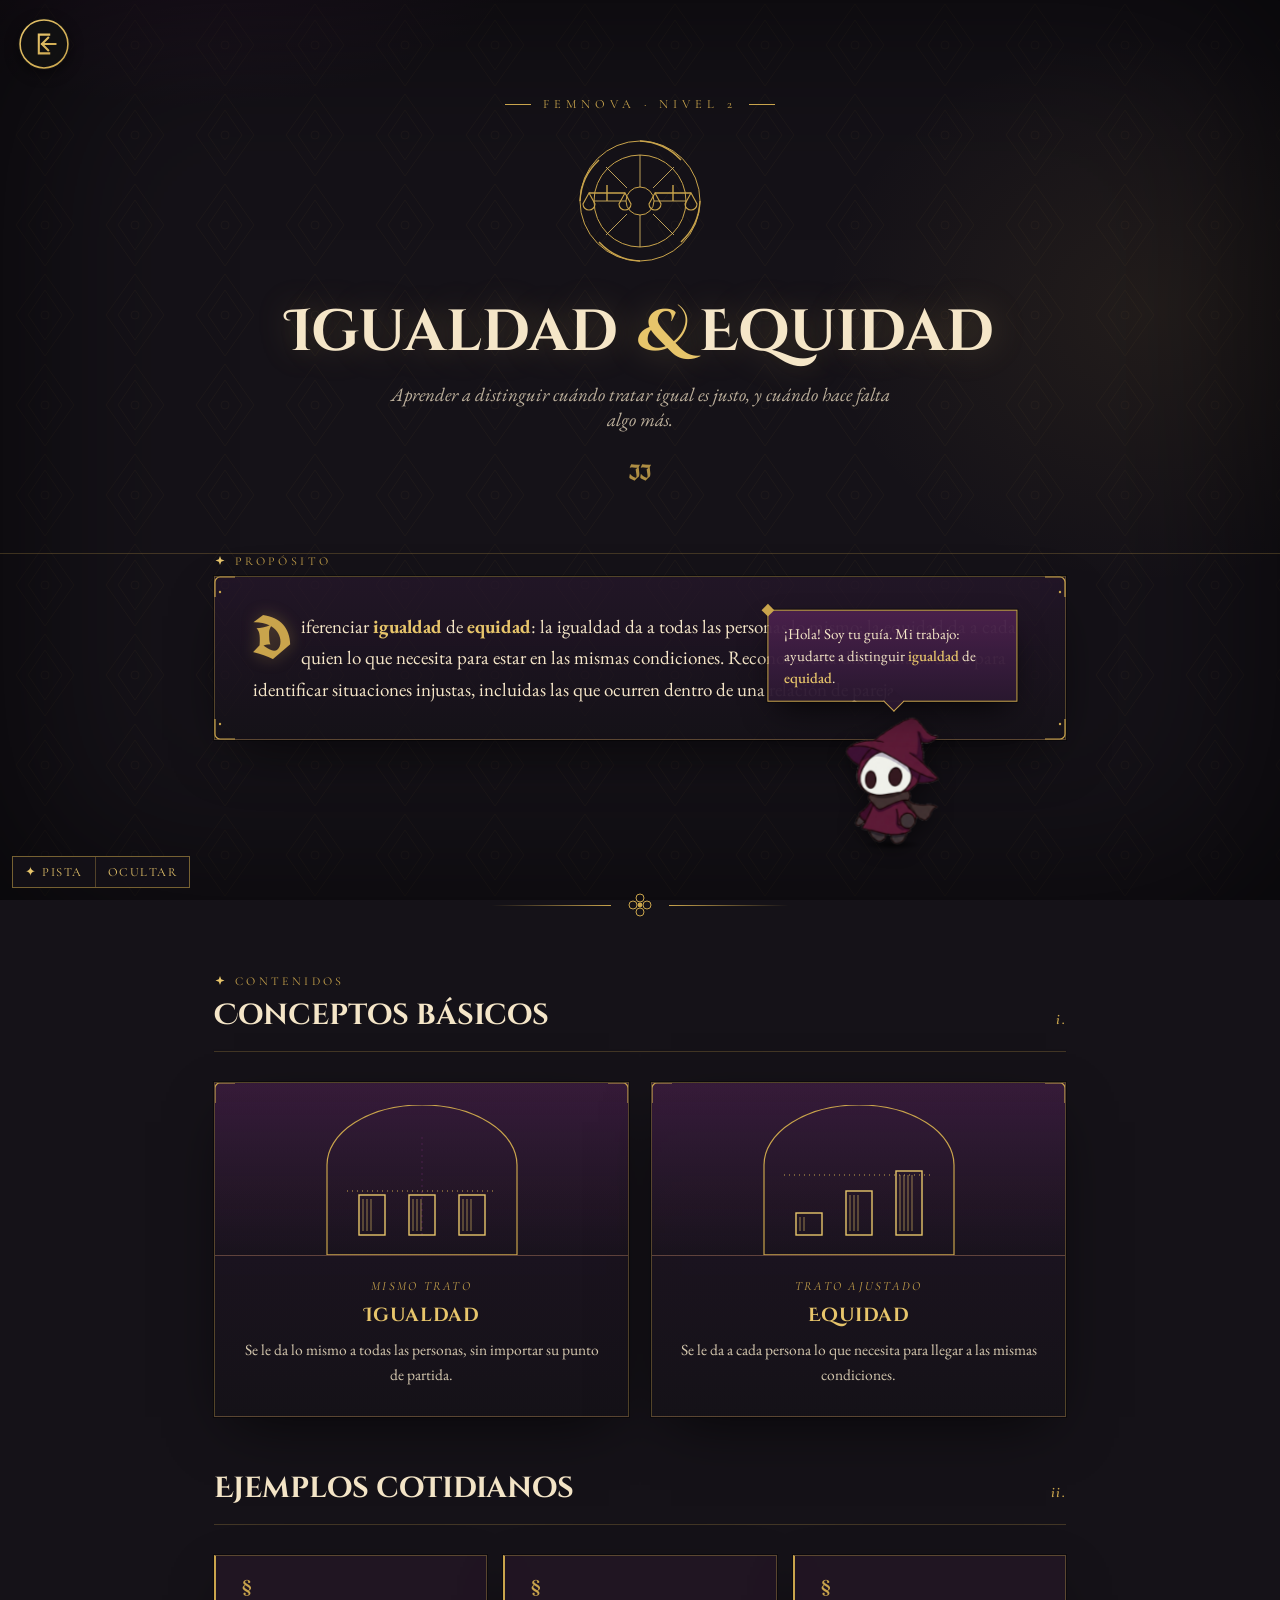
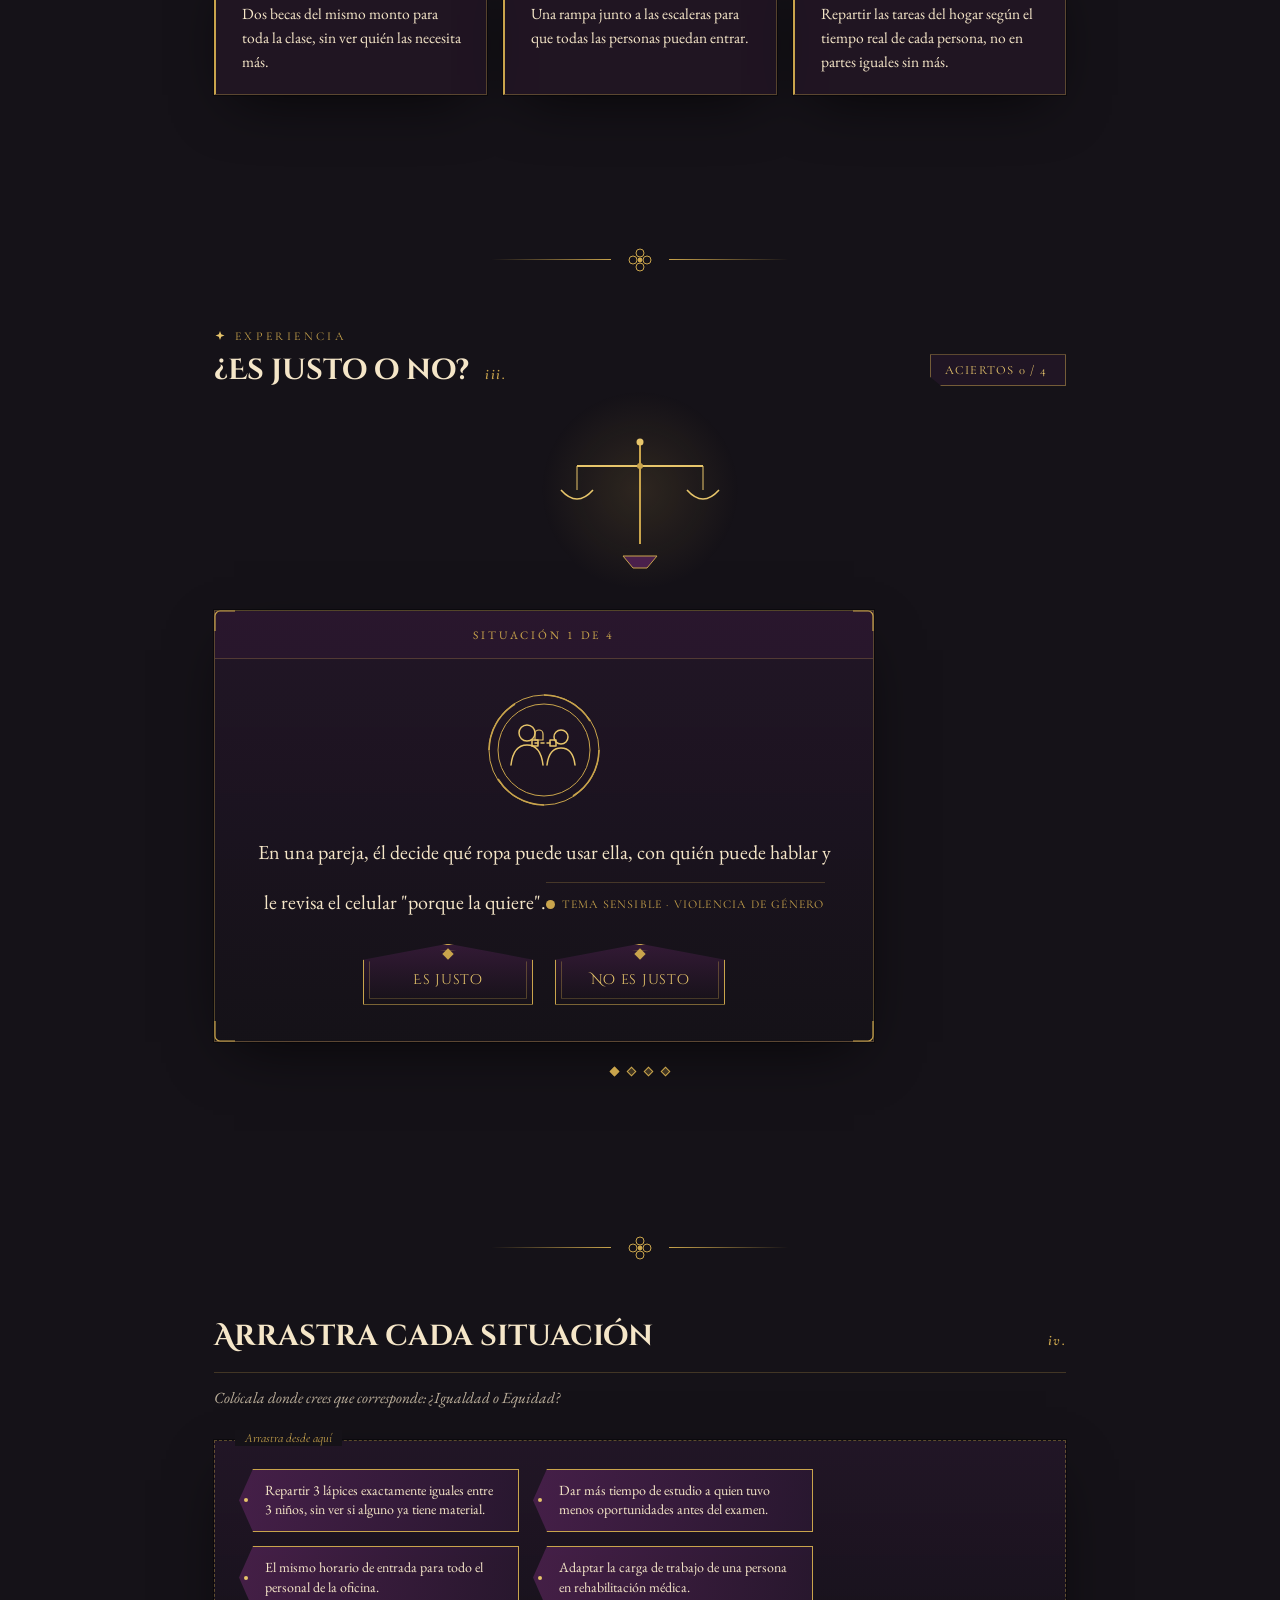
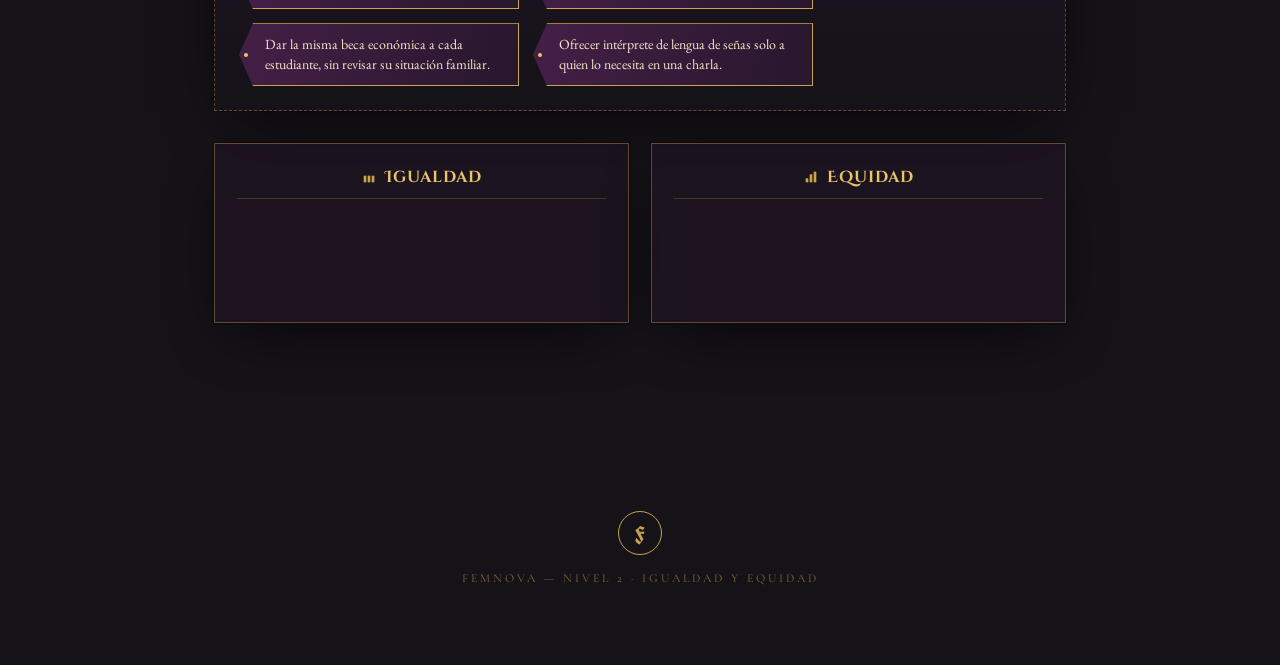
<file: juegosplus/Nivel 2/index.html>
<!DOCTYPE html>
<html lang="es">
<head>
<meta charset="UTF-8">
<meta name="viewport" content="width=device-width, initial-scale=1.0">
<title>FEMNOVA · Nivel 2: Igualdad y Equidad</title>
<link rel="preconnect" href="https://fonts.googleapis.com">
<link href="https://fonts.googleapis.com/css2?family=Cinzel+Decorative:wght@400;700;900&family=Cormorant+Garamond:ital,wght@0,400;0,500;0,600;1,400;1,500&family=EB+Garamond:ital,wght@0,400;0,500;1,400&family=UnifrakturCook:wght@700&display=swap" rel="stylesheet">
<link rel="icon" type="image/png" href="img/logo.png">
<link rel="apple-touch-icon" href="img/logo.png">
<style>
  .back-to-top{position:fixed;left:20px;bottom:20px;width:56px;height:56px;padding:0;border:0;border-radius:50%;background:#000;cursor:pointer;z-index:1000;box-shadow:0 4px 14px rgba(0,0,0,.35);transition:transform .2s ease,box-shadow .2s ease}
  .back-to-top:hover,.back-to-top:focus-visible{transform:translateY(-3px);box-shadow:0 8px 20px rgba(201,164,76,.45);outline:none}
  .back-to-top svg{width:100%;height:100%;display:block}
  @media (max-width:480px){.back-to-top{width:48px;height:48px;left:14px;bottom:14px}}
</style>
<style>
  :root{
    --bg:#151218;
    --morado-osc:#2A1830;
    --morado:#4A214C;
    --dorado:#C9A44C;
    --dorado-claro:#E7C56B;
    --crema:#F5E6C8;
  }
  *{box-sizing:border-box;}
  html,body{margin:0;padding:0;}
  ::selection{background:var(--dorado); color:var(--bg);}
  ::-webkit-scrollbar{width:10px;}
  ::-webkit-scrollbar-track{background:var(--bg);}
  ::-webkit-scrollbar-thumb{background:linear-gradient(var(--morado), var(--dorado)); border:2px solid var(--bg); border-radius:6px;}

  body{
    position:relative;
    background:
      radial-gradient(ellipse 700px 500px at 15% -5%, rgba(74,33,76,0.5), transparent 60%),
      radial-gradient(ellipse 600px 500px at 90% 8%, rgba(201,164,76,0.08), transparent 55%),
      var(--bg);
    color:var(--crema);
    font-family:'EB Garamond', serif;
    min-height:100vh;
  }

  /* static damask / diaper pattern — a real repeating textile motif, not an effect */
  .damask{
    position:fixed; inset:0; z-index:0; pointer-events:none;
    opacity:.05;
    background-image:url("data:image/svg+xml;utf8,<svg xmlns='http://www.w3.org/2000/svg' width='90' height='90'><g fill='none' stroke='%23C9A44C' stroke-width='1'><path d='M45 4 L74 45 L45 86 L16 45 Z'/><path d='M45 20 L62 45 L45 70 L28 45 Z'/><circle cx='45' cy='45' r='4'/></g></svg>");
    background-size:90px 90px;
  }
  body::after{
    content:"";
    position:fixed; inset:0; z-index:0; pointer-events:none;
    box-shadow: inset 0 0 200px rgba(0,0,0,0.7);
  }

  main{position:relative; z-index:1;}

  /* ---------- ornamental helpers ---------- */
  .ornament-divider{
    display:flex; align-items:center; justify-content:center; gap:16px;
    margin:56px auto; max-width:640px; padding:0 24px;
  }
  .ornament-divider .line{width:120px; height:1px; background:linear-gradient(90deg, transparent, var(--dorado));}
  .ornament-divider .line.right{background:linear-gradient(90deg, var(--dorado), transparent);}

  .gothic-frame{
    position:relative;
    border:1px solid rgba(201,164,76,0.35);
    background:linear-gradient(180deg, rgba(42,24,48,0.6), rgba(21,18,24,0.65));
    box-shadow: 0 0 0 1px rgba(0,0,0,0.4), 0 20px 60px -20px rgba(0,0,0,0.75);
  }
  .gothic-frame .corner{position:absolute; width:22px; height:22px; pointer-events:none;}
  .gothic-frame .corner svg{width:100%; height:100%;}
  .gothic-frame .corner.tl{top:-1px; left:-1px;}
  .gothic-frame .corner.tr{top:-1px; right:-1px; transform:scaleX(-1);}
  .gothic-frame .corner.bl{bottom:-1px; left:-1px; transform:scaleY(-1);}
  .gothic-frame .corner.br{bottom:-1px; right:-1px; transform:scale(-1,-1);}

  /* ---------- header ---------- */
  header{
    position:relative;
    padding:96px 24px 66px;
    text-align:center;
    border-bottom:1px solid rgba(201,164,76,0.25);
  }
  .kicker-line{display:flex; align-items:center; justify-content:center; gap:12px; margin-bottom:24px;}
  .kicker-line .tick{width:26px; height:1px; background:var(--dorado);}
  .eyebrow{
    font-family:'Cormorant Garamond', serif;
    letter-spacing:.4em; text-transform:uppercase; font-size:12.5px; color:var(--dorado);
  }
  h1.title{
    font-family:'Cinzel Decorative', serif; font-weight:700;
    font-size:clamp(34px, 6vw, 58px);
    margin:0 0 10px; color:var(--crema);
    text-shadow:0 0 34px rgba(231,197,107,0.25);
  }
  h1.title .amp{color:var(--dorado-claro); font-style:italic;}
  .subtitle{font-style:italic; font-size:19px; color:rgba(245,230,200,0.75); max-width:520px; margin:0 auto;}
  .roman-tag{
    display:inline-block; margin-top:26px;
    font-family:'UnifrakturCook', cursive; font-size:22px; color:var(--dorado); opacity:.85;
  }

  /* ---------- rose window (signature illustration) ---------- */
  .rose-window{width:130px; height:130px; margin:0 auto 22px;}

  /* ---------- section wrapper ---------- */
  section{max-width:900px; margin:0 auto; padding:0 24px 96px; position:relative;}
  .section-eyebrow{
    font-family:'Cormorant Garamond', serif; letter-spacing:.28em; text-transform:uppercase;
    font-size:12px; color:var(--dorado); margin-bottom:8px; display:flex; align-items:center; gap:9px;
  }
  .section-eyebrow svg{width:12px; height:12px; fill:var(--dorado-claro);}
  h2.section-title{
    font-family:'Cinzel Decorative', serif; font-size:clamp(22px,3.4vw,29px);
    margin:0 0 30px; color:var(--crema);
    border-bottom:1px solid rgba(201,164,76,.25); padding-bottom:16px;
    display:flex; align-items:baseline; justify-content:space-between; gap:16px; flex-wrap:wrap;
  }
  .section-title .roman{font-family:'Cormorant Garamond', serif; font-style:italic; font-size:15px; color:var(--dorado); letter-spacing:.1em;}

  /* purpose */
  .purpose-box{padding:34px 38px; font-size:19px; line-height:1.65; color:var(--crema);}
  .purpose-box strong{color:var(--dorado-claro);}
  .purpose-box .dropcap{
    float:left; font-family:'UnifrakturCook', cursive; font-size:60px; line-height:.7; color:var(--dorado);
    padding:6px 10px 0 0; text-shadow:0 0 16px rgba(201,164,76,.35);
  }

  /* ---------- concept cards: stained-glass arch illustrations ---------- */
  .concept-grid{display:grid; grid-template-columns:1fr 1fr; gap:22px;}
  @media(max-width:640px){.concept-grid{grid-template-columns:1fr;}}
  .concept-card{padding:0; overflow:hidden;}
  .concept-art{
    background:linear-gradient(180deg, rgba(74,33,76,0.5), rgba(21,18,24,0.3));
    border-bottom:1px solid rgba(201,164,76,.3);
    padding:22px 22px 0;
    display:flex; justify-content:center;
  }
  .concept-art svg{width:100%; max-width:210px; height:auto;}
  .concept-body{padding:22px 26px 28px; text-align:center;}
  .concept-body .versus{
    font-family:'Cormorant Garamond', serif; font-style:italic; color:var(--dorado);
    font-size:12.5px; letter-spacing:.18em; text-transform:uppercase; display:block; margin-bottom:8px;
  }
  .concept-body h3{font-family:'Cinzel Decorative', serif; font-size:19px; color:var(--dorado-claro); margin:0 0 10px; letter-spacing:.03em;}
  .concept-body p{font-size:15.5px; line-height:1.6; color:rgba(245,230,200,.85); margin:0;}

  /* examples */
  .examples-row{display:flex; flex-wrap:wrap; gap:16px;}
  .example-chip{flex:1 1 260px; padding:20px 22px 20px 26px; font-size:15.5px; line-height:1.55; border-left:2px solid var(--dorado); background:rgba(74,33,76,0.22); position:relative;}
  .example-chip .mark{font-family:'UnifrakturCook',cursive; color:var(--dorado); font-size:20px; display:block; margin-bottom:6px; line-height:1;}

  /* ---------- Activity 1 ---------- */
  .activity-header-row{display:flex; align-items:center; justify-content:space-between; flex-wrap:wrap; gap:14px; margin-bottom:6px;}
  .score-tag{
    position:relative;
    font-family:'Cormorant Garamond', serif; letter-spacing:.1em; text-transform:uppercase;
    font-size:12.5px; color:var(--dorado-claro);
    border:1px solid rgba(201,164,76,0.5); padding:7px 18px 7px 14px;
    background:rgba(42,24,48,0.55);
    clip-path:polygon(0 0, 100% 0, 100% 100%, 12px 100%, 0 70%);
  }

  .balance-stage{display:flex; flex-direction:column; align-items:center; padding:36px 24px 30px; position:relative;}
  .balance-glow{
    position:absolute; top:46%; left:50%; transform:translate(-50%,-50%);
    width:200px; height:200px; border-radius:50%;
    background:radial-gradient(circle, rgba(201,164,76,0.14), transparent 70%);
  }
  #scaleSvg{width:170px; height:140px; overflow:visible; position:relative;}
  .beam{ transform-origin:85px 34px; transition:transform .6s cubic-bezier(.34,1.56,.64,1);}
  .pan{ transition:transform .6s cubic-bezier(.34,1.56,.64,1);}

  .scenario-card{margin-top:8px; max-width:660px; width:100%; padding:0;}
  .scenario-top{
    display:flex; align-items:center; justify-content:center; gap:14px;
    padding:16px; border-bottom:1px solid rgba(201,164,76,.25);
    background:rgba(74,33,76,0.2);
  }
  .scenario-count{font-size:11.5px; letter-spacing:.25em; text-transform:uppercase; color:var(--dorado);}

  .scenario-body{padding:32px 36px 36px; text-align:center;}

  /* medallion illustration frame — quatrefoil */
  .medallion{width:118px; height:118px; margin:0 auto 22px;}

  .scenario-text{font-size:20px; line-height:1.6; color:var(--crema); margin-bottom:26px;}
  .scenario-text .tag-sensible{
    display:inline-flex; align-items:center; gap:7px; margin-top:14px;
    font-size:12px; letter-spacing:.1em; color:var(--dorado); font-family:'Cormorant Garamond',serif; text-transform:uppercase;
    border-top:1px solid rgba(201,164,76,.25); padding-top:12px;
  }
  .scenario-text .tag-sensible svg{width:9px; height:9px; fill:var(--dorado);}

  /* ---------- Gothic arch buttons (signature design element) ---------- */
  .choice-row{display:flex; gap:22px; justify-content:center; flex-wrap:wrap;}
  .arch-btn{
    --w:170px;
    position:relative;
    width:var(--w);
    padding:26px 14px 16px;
    background:linear-gradient(180deg, rgba(74,33,76,0.55), rgba(21,18,24,0.55));
    border:none;
    cursor:pointer;
    clip-path:polygon(50% 0%, 100% 26%, 100% 100%, 0% 100%, 0% 26%);
    color:var(--dorado-claro);
    font-family:'Cinzel Decorative', serif;
    font-size:14px; letter-spacing:.05em;
    transition:background .25s ease, color .25s ease;
  }
  .arch-btn .frame{
    position:absolute; inset:0;
    clip-path:polygon(50% 0%, 100% 26%, 100% 100%, 0% 100%, 0% 26%);
    border:1px solid var(--dorado);
    pointer-events:none;
  }
  .arch-btn .frame::before{
    content:""; position:absolute; inset:5px;
    clip-path:polygon(50% 0%, 100% 24%, 100% 100%, 0% 100%, 0% 24%);
    border:1px solid rgba(201,164,76,0.35);
  }
  .arch-btn .keystone{
    position:absolute; top:6px; left:50%; transform:translateX(-50%) rotate(45deg);
    width:8px; height:8px; background:var(--dorado);
  }
  .arch-btn:hover:not(:disabled), .arch-btn:focus-visible:not(:disabled){
    background:linear-gradient(180deg, var(--dorado), var(--dorado-claro));
    color:var(--bg);
  }
  .arch-btn:hover:not(:disabled) .keystone, .arch-btn:focus-visible:not(:disabled) .keystone{background:var(--bg);}
  .arch-btn:disabled{opacity:.35; cursor:default;}
  .arch-btn:focus-visible{outline:2px solid var(--dorado-claro); outline-offset:4px;}

  .feedback{
    margin-top:26px; padding:18px 22px 18px 24px; text-align:left;
    font-size:15.5px; line-height:1.6;
    background:rgba(42,24,48,0.5);
    border-left:3px double var(--dorado-claro);
    display:none;
  }
  .feedback.show{display:block;}
  .feedback.incorrect{border-left-color:#a95c5c;}
  .feedback .verdict{font-family:'Cinzel Decorative', serif; font-size:13px; letter-spacing:.05em; display:block; margin-bottom:6px;}
  .feedback.correct .verdict{color:#8fae6f;}
  .feedback.incorrect .verdict{color:#c98080;}

  .next-btn{
    margin-top:24px; display:none;
    position:relative;
    font-family:'Cinzel Decorative', serif; font-size:13.5px; letter-spacing:.12em;
    padding:12px 34px; background:var(--morado);
    border:1px solid var(--dorado-claro); color:var(--crema); cursor:pointer;
    clip-path:polygon(6% 0, 94% 0, 100% 50%, 94% 100%, 6% 100%, 0 50%);
  }
  .next-btn:hover{background:var(--dorado); color:var(--bg);}
  .next-btn.show{display:inline-block;}

  .dots{display:flex; gap:10px; justify-content:center; align-items:center; margin-top:26px; padding-bottom:8px;}
  .dot{width:7px;height:7px; background:rgba(201,164,76,0.25); border:1px solid var(--dorado); transform:rotate(45deg);}
  .dot.active{background:var(--dorado);}
  .dot.done{background:var(--dorado-claro);}

  /* wax seal */
  .seal{
    display:none; width:104px; height:104px; margin:34px auto 0; border-radius:50%;
    background:radial-gradient(circle at 35% 30%, var(--dorado-claro), var(--dorado) 55%, #8a6b2c 100%);
    align-items:center; justify-content:center; flex-direction:column;
    box-shadow:0 10px 26px rgba(0,0,0,.5), inset 0 -6px 12px rgba(0,0,0,.25), inset 0 6px 10px rgba(255,255,255,.25);
    border:2px solid var(--morado-osc);
  }
  .seal.show{display:flex;}
  .seal .roman-num{font-family:'Cinzel Decorative', serif; font-size:24px; color:var(--bg); font-weight:700;}
  .seal .seal-label{font-family:'Cormorant Garamond', serif; font-size:9.5px; letter-spacing:.15em; text-transform:uppercase; color:var(--bg); opacity:.75; margin-top:2px;}

  /* ---------- Activity 2: parchment tags ---------- */
  .drag-wrap{padding:6px 0 0;}
  .pool{
    display:flex; flex-wrap:wrap; gap:14px; padding:28px 24px 24px;
    margin-bottom:32px; border:1px dashed rgba(201,164,76,0.4); position:relative;
  }
  .pool-label{
    position:absolute; top:-11px; left:20px; background:var(--bg); padding:0 10px;
    font-family:'Cormorant Garamond',serif; font-style:italic; font-size:12.5px; color:var(--dorado);
  }
  .drag-item{
    position:relative;
    padding:11px 18px 11px 26px;
    background:linear-gradient(100deg, rgba(74,33,76,0.9), rgba(42,24,48,0.9));
    border:1px solid var(--dorado);
    border-left:none;
    color:var(--crema);
    font-size:14px; line-height:1.4;
    cursor:grab; user-select:none; max-width:280px;
    clip-path:polygon(14px 0, 100% 0, 100% 100%, 14px 100%, 0 50%);
  }
  .drag-item::before{
    content:""; position:absolute; left:5px; top:50%; transform:translateY(-50%);
    width:4px; height:4px; border-radius:50%; background:var(--dorado-claro);
  }
  .drag-item.placed{opacity:.3; cursor:default; pointer-events:none;}
  .drag-item.dragging{opacity:.35;}

  .drop-zones{display:grid; grid-template-columns:1fr 1fr; gap:22px;}
  @media(max-width:600px){.drop-zones{grid-template-columns:1fr;}}
  .drop-zone{min-height:180px; padding:22px; border:1px solid rgba(201,164,76,0.4); background:rgba(74,33,76,0.14);}
  .drop-zone.over{background:rgba(201,164,76,0.15); border-color:var(--dorado-claro);}
  .drop-zone h4{
    font-family:'Cinzel Decorative', serif; font-size:16px; color:var(--dorado-claro); margin:0 0 16px;
    text-align:center; letter-spacing:.06em; padding-bottom:10px; border-bottom:1px solid rgba(201,164,76,.25);
    display:flex; align-items:center; justify-content:center; gap:8px;
  }
  .drop-zone h4 svg{width:16px; height:16px; fill:var(--dorado);}
  .zone-items{display:flex; flex-wrap:wrap; gap:9px; min-height:30px;}
  .zone-items .drag-item{font-size:13px; padding:9px 14px 9px 20px; cursor:default;}
  .zone-items .drag-item.wrong{border-color:#a95c5c;}
  .zone-items .drag-item.right{border-color:#8fae6f;}

  .drag-status{text-align:center; margin-top:22px; font-size:14px; color:var(--dorado); min-height:20px; font-family:'Cormorant Garamond', serif; letter-spacing:.05em;}

  footer{text-align:center; padding:50px 24px 80px; position:relative; z-index:1;}
  .footer-monogram{width:44px; height:44px; margin:0 auto 16px; border:1px solid var(--dorado); border-radius:50%; display:flex; align-items:center; justify-content:center; font-family:'UnifrakturCook', cursive; color:var(--dorado); font-size:20px;}
  footer .foot-text{font-family:'Cormorant Garamond', serif; letter-spacing:.25em; text-transform:uppercase; font-size:12px; color:rgba(201,164,76,0.6);}

  @media (prefers-reduced-motion: reduce){
    .beam,.pan,.arch-btn,.drop-zone{transition:none !important;}
  }

  /* ================= MASCOTA GUÍA ================= */
  .mascot{
    position:fixed; left:0; top:0; z-index:50; pointer-events:none;
    width:var(--mw); height:var(--mh);
    --mw:96px; --mh:130px;
    will-change:transform; opacity:0; transition:opacity .4s ease;
  }
  .mascot.ready{opacity:1;}
  .mascot.off,.mascot-bubble.off{display:none;}
  @media(max-width:640px){ .mascot{--mw:72px; --mh:98px;} }
  .m-shadow{
    position:absolute; left:50%; bottom:-4px; width:62%; height:10px; transform:translateX(-50%);
    background:radial-gradient(ellipse, rgba(0,0,0,.55), transparent 70%);
  }
  .m-flip{position:absolute; inset:0; transition:transform .25s ease;}
  .m-lean{position:absolute; inset:0; transform-origin:50% 100%; transition:transform .35s ease; transform:rotate(var(--lean,0deg));}
  .m-anim{position:absolute; inset:0; transform-origin:50% 100%;}
  .m-anim img{width:100%; height:100%; display:block; filter:drop-shadow(0 6px 10px rgba(0,0,0,.45)); user-select:none; -webkit-user-drag:none;}

  .a-idle{animation:mIdle 2.6s ease-in-out infinite;}
  .a-walk{animation:mWalk .3s ease-in-out infinite;}
  .a-jump{animation:mJump .75s cubic-bezier(.3,.7,.4,1) 1;}
  .a-shake{animation:mShake .7s ease-in-out 1;}
  .a-sad{animation:mSad 1.1s ease-out 1 forwards;}
  .a-think{animation:mThink 1.6s ease-in-out infinite;}
  .a-excited{animation:mExcited .45s ease-in-out infinite;}
  @keyframes mIdle{0%,100%{transform:translateY(0) scale(1,1);}50%{transform:translateY(-4px) scale(.99,1.015);}}
  @keyframes mWalk{0%,100%{transform:translateY(0) rotate(-3deg);}50%{transform:translateY(-9px) rotate(3deg);}}
  @keyframes mJump{
    0%{transform:translateY(0) scale(1.12,.86);}
    35%{transform:translateY(-44px) scale(.94,1.08) rotate(-4deg);}
    70%{transform:translateY(0) scale(1.1,.9);}
    100%{transform:translateY(0) scale(1,1);}
  }
  @keyframes mShake{0%,100%{transform:translateX(0) rotate(0);}15%{transform:translateX(-7px) rotate(-5deg);}30%{transform:translateX(7px) rotate(5deg);}45%{transform:translateX(-5px) rotate(-3deg);}60%{transform:translateX(5px) rotate(3deg);}80%{transform:translateX(-2px);}}
  @keyframes mSad{0%{transform:scale(1,1);}40%{transform:scale(1.04,.88) rotate(-4deg);}100%{transform:scale(1.02,.92) rotate(-3deg);}}
  @keyframes mThink{0%,100%{transform:rotate(-4deg);}50%{transform:rotate(4deg) translateY(-2px);}}
  @keyframes mExcited{0%,100%{transform:translateY(0) rotate(-4deg);}50%{transform:translateY(-12px) rotate(4deg);}}

  /* globo de diálogo, mismo lenguaje visual que el resto de la página */
  .mascot-bubble{
    position:fixed; left:0; top:0; z-index:51; pointer-events:none;
    max-width:min(250px, calc(100vw - 32px)); padding:12px 16px 13px;
    font-family:'EB Garamond',serif; font-size:15px; line-height:1.45; color:var(--crema);
    background:linear-gradient(180deg, rgba(74,33,76,.97), rgba(42,24,48,.97));
    border:1px solid var(--dorado);
    box-shadow:0 0 0 1px rgba(0,0,0,.5), 0 14px 34px -10px rgba(0,0,0,.8);
    opacity:0; transform:translateY(6px) scale(.96); transition:opacity .25s ease, transform .25s ease;
  }
  .mascot-bubble.show{opacity:1; transform:translateY(0) scale(1);}
  .mascot-bubble::before{
    content:""; position:absolute; top:-5px; left:-5px; width:9px; height:9px;
    background:var(--dorado); transform:rotate(45deg);
  }
  .mascot-bubble::after{
    content:""; position:absolute; bottom:-8px; left:var(--tail,40px); width:14px; height:14px;
    background:rgba(42,24,48,.97); border-right:1px solid var(--dorado); border-bottom:1px solid var(--dorado);
    transform:rotate(45deg);
  }
  .mascot-bubble.below::after{bottom:auto; top:-8px; transform:rotate(225deg);}
  .mascot-bubble b{color:var(--dorado-claro); font-weight:500;}
  .mascot-bubble.good{border-color:#8fae6f;}
  .mascot-bubble.bad{border-color:#c98080;}

  .m-spark{position:fixed; z-index:52; pointer-events:none; width:9px; height:9px; transform:rotate(45deg);}

  .mascot-ctrl{
    position:fixed; left:12px; bottom:12px; z-index:53; display:flex; gap:0;
    font-family:'Cormorant Garamond',serif; font-size:12.5px; letter-spacing:.12em; text-transform:uppercase;
    border:1px solid rgba(201,164,76,.55); background:rgba(21,18,24,.88);
  }
  .mascot-ctrl button{
    background:none; border:none; color:var(--dorado-claro); cursor:pointer; padding:7px 12px;
    font:inherit; letter-spacing:inherit; text-transform:inherit;
  }
  .mascot-ctrl button + button{border-left:1px solid rgba(201,164,76,.35);}
  .mascot-ctrl button:hover,.mascot-ctrl button:focus-visible{background:var(--dorado); color:var(--bg); outline:none;}

  @media (prefers-reduced-motion: reduce){
    .a-idle,.a-walk,.a-jump,.a-shake,.a-sad,.a-think,.a-excited{animation:none !important;}
  }
</style>
<style>
/* Botón dorado de salida (arriba a la izquierda) */
.exit-btn{
  position:fixed; top:18px; left:18px; z-index:1000;
  width:52px; height:52px; padding:0;
  display:flex; align-items:center; justify-content:center;
  background:rgba(18,18,18,.82); border:0; border-radius:50%;
  cursor:pointer; text-decoration:none;
  box-shadow:0 4px 14px rgba(0,0,0,.45);
  transition:transform .2s ease, box-shadow .2s ease;
}
.exit-btn svg{width:100%; height:100%; display:block}
.exit-btn:hover,.exit-btn:focus-visible{
  transform:scale(1.08);
  box-shadow:0 0 0 2px rgba(231,197,107,.35), 0 6px 18px rgba(0,0,0,.55);
  outline:none;
}
@media (max-width:600px){ .exit-btn{top:12px; left:12px; width:46px; height:46px} }
</style>
</head>
<body>
  <a class="exit-btn" id="exitBtn" href="index.html" aria-label="Salir del nivel" title="Salir">
  <svg viewBox="0 0 100 100" aria-hidden="true">
    <defs>
      <linearGradient id="oroSalir" x1="0" y1="0" x2="1" y2="1">
        <stop offset="0" stop-color="#E7C56B"/><stop offset="1" stop-color="#C9A44C"/>
      </linearGradient>
    </defs>
    <circle cx="50" cy="50" r="46" fill="none" stroke="url(#oroSalir)" stroke-width="3"/>
    <path d="M60 32H40V68H60M72 50H46M58 38L46 50L58 62" fill="none" stroke="url(#oroSalir)" stroke-width="4" stroke-linecap="square"/>
  </svg>
</a>
<div class="damask"></div>

<main>
<header>
  <div class="kicker-line"><div class="tick"></div><span class="eyebrow">Femnova · Nivel 2</span><div class="tick"></div></div>

  <!-- Rose window: hand-drawn stained-glass style signature illustration -->
  <svg class="rose-window" viewBox="0 0 130 130">
    <g fill="none" stroke="#C9A44C" stroke-width="1">
      <circle cx="65" cy="65" r="60"/>
      <circle cx="65" cy="65" r="46"/>
      <circle cx="65" cy="65" r="14"/>
      <g stroke="#E7C56B" stroke-width="0.8">
        <path d="M65 19 L65 51"/><path d="M65 111 L65 79"/>
        <path d="M19 65 L51 65"/><path d="M111 65 L79 65"/>
        <path d="M31 31 L52 52"/><path d="M99 99 L78 78"/>
        <path d="M99 31 L78 52"/><path d="M31 99 L52 78"/>
      </g>
      <path d="M65 5 A60 60 0 0 1 106 24" stroke-width="1.4"/>
      <path d="M125 65 A60 60 0 0 1 106 106" stroke-width="1.4"/>
      <path d="M65 125 A60 60 0 0 1 24 106" stroke-width="1.4"/>
      <path d="M5 65 A60 60 0 0 1 24 24" stroke-width="1.4"/>
    </g>
    <g fill="#C9A44C">
      <line x1="32" y1="49" x2="32" y2="65" stroke="#C9A44C" stroke-width="1.4"/>
      <line x1="14" y1="57" x2="50" y2="57" stroke="#C9A44C" stroke-width="1.4"/>
      <path d="M14 57 L8 68 A6 6 0 0 0 20 68 Z" stroke="#C9A44C" stroke-width="1.1" fill="none"/>
      <path d="M50 57 L44 68 A6 6 0 0 0 56 68 Z" stroke="#C9A44C" stroke-width="1.1" fill="none"/>
      <line x1="98" y1="49" x2="98" y2="65" stroke="#C9A44C" stroke-width="1.4"/>
      <line x1="80" y1="57" x2="116" y2="57" stroke="#C9A44C" stroke-width="1.4"/>
      <path d="M80 57 L74 68 A6 6 0 0 0 86 68 Z" stroke="#C9A44C" stroke-width="1.1" fill="none"/>
      <path d="M116 57 L110 68 A6 6 0 0 0 122 68 Z" stroke="#C9A44C" stroke-width="1.1" fill="none"/>
    </g>
  </svg>

  <h1 class="title">Igualdad <span class="amp">&</span> Equidad</h1>
  <p class="subtitle">Aprender a distinguir cuándo tratar igual es justo, y cuándo hace falta algo más.</p>
  <div class="roman-tag">II</div>
</header>

<section>
  <div class="section-eyebrow"><svg viewBox="0 0 24 24"><path d="M12 2l2.4 6.6L21 11l-6.6 2.4L12 20l-2.4-6.6L3 11l6.6-2.4z"/></svg>Propósito</div>
  <div class="gothic-frame purpose-box">
    <div class="corner tl"><svg viewBox="0 0 22 22"><path d="M1 21V6a5 5 0 015-5h15" fill="none" stroke="#C9A44C" stroke-width="1.2"/><circle cx="6" cy="16" r="1.2" fill="#C9A44C"/></svg></div>
    <div class="corner tr"><svg viewBox="0 0 22 22"><path d="M1 21V6a5 5 0 015-5h15" fill="none" stroke="#C9A44C" stroke-width="1.2"/><circle cx="6" cy="16" r="1.2" fill="#C9A44C"/></svg></div>
    <div class="corner bl"><svg viewBox="0 0 22 22"><path d="M1 21V6a5 5 0 015-5h15" fill="none" stroke="#C9A44C" stroke-width="1.2"/><circle cx="6" cy="16" r="1.2" fill="#C9A44C"/></svg></div>
    <div class="corner br"><svg viewBox="0 0 22 22"><path d="M1 21V6a5 5 0 015-5h15" fill="none" stroke="#C9A44C" stroke-width="1.2"/><circle cx="6" cy="16" r="1.2" fill="#C9A44C"/></svg></div>
    <span class="dropcap">D</span>iferenciar <strong>igualdad</strong> de <strong>equidad</strong>: la igualdad da a todas las personas lo mismo; la equidad da a cada quien lo que necesita para estar en las mismas condiciones. Reconocer esta diferencia es clave para identificar situaciones injustas, incluidas las que ocurren dentro de una relación de pareja.
  </div>
</section>

<div class="ornament-divider">
  <div class="line"></div>
  <svg width="26" height="26" viewBox="0 0 26 26"><g fill="none" stroke="#C9A44C" stroke-width="1"><circle cx="13" cy="6" r="4"/><circle cx="20" cy="13" r="4"/><circle cx="13" cy="20" r="4"/><circle cx="6" cy="13" r="4"/><circle cx="13" cy="13" r="2.4" fill="#C9A44C" stroke="none"/></g></svg>
  <div class="line right"></div>
</div>

<section>
  <div class="section-eyebrow"><svg viewBox="0 0 24 24"><path d="M12 2l2.4 6.6L21 11l-6.6 2.4L12 20l-2.4-6.6L3 11l6.6-2.4z"/></svg>Contenidos</div>
  <h2 class="section-title">Conceptos básicos <span class="roman">i.</span></h2>
  <div class="concept-grid">
    <div class="gothic-frame concept-card">
      <div class="corner tl"><svg viewBox="0 0 22 22"><path d="M1 21V6a5 5 0 015-5h15" fill="none" stroke="#C9A44C" stroke-width="1.2"/></svg></div>
      <div class="corner tr"><svg viewBox="0 0 22 22"><path d="M1 21V6a5 5 0 015-5h15" fill="none" stroke="#C9A44C" stroke-width="1.2"/></svg></div>
      <div class="concept-art">
        <svg viewBox="0 0 210 150">
          <path d="M10 150 V60 A95 60 0 0 1 200 60 V150 Z" fill="none" stroke="#C9A44C" stroke-width="1.2"/>
          <line x1="10" y1="150" x2="200" y2="150" stroke="#C9A44C" stroke-width="1.2"/>
          <line x1="105" y1="130" x2="105" y2="30" stroke="#4A214C" stroke-width="1" stroke-dasharray="2 4"/>
          <g stroke="#E7C56B" stroke-width="1.4" fill="none">
            <rect x="42" y="90" width="26" height="40"/>
            <rect x="92" y="90" width="26" height="40"/>
            <rect x="142" y="90" width="26" height="40"/>
          </g>
          <g stroke="#E7C56B" stroke-width="0.6">
            <line x1="46" y1="94" x2="46" y2="126"/><line x1="50" y1="94" x2="50" y2="126"/><line x1="54" y1="94" x2="54" y2="126"/>
            <line x1="96" y1="94" x2="96" y2="126"/><line x1="100" y1="94" x2="100" y2="126"/><line x1="104" y1="94" x2="104" y2="126"/>
            <line x1="146" y1="94" x2="146" y2="126"/><line x1="150" y1="94" x2="150" y2="126"/><line x1="154" y1="94" x2="154" y2="126"/>
          </g>
          <line x1="30" y1="86" x2="180" y2="86" stroke="#C9A44C" stroke-width="1" stroke-dasharray="1 4"/>
        </svg>
      </div>
      <div class="concept-body">
        <span class="versus">Mismo trato</span>
        <h3>Igualdad</h3>
        <p>Se le da lo mismo a todas las personas, sin importar su punto de partida.</p>
      </div>
    </div>

    <div class="gothic-frame concept-card">
      <div class="corner tl"><svg viewBox="0 0 22 22"><path d="M1 21V6a5 5 0 015-5h15" fill="none" stroke="#C9A44C" stroke-width="1.2"/></svg></div>
      <div class="corner tr"><svg viewBox="0 0 22 22"><path d="M1 21V6a5 5 0 015-5h15" fill="none" stroke="#C9A44C" stroke-width="1.2"/></svg></div>
      <div class="concept-art">
        <svg viewBox="0 0 210 150">
          <path d="M10 150 V60 A95 60 0 0 1 200 60 V150 Z" fill="none" stroke="#C9A44C" stroke-width="1.2"/>
          <line x1="10" y1="150" x2="200" y2="150" stroke="#C9A44C" stroke-width="1.2"/>
          <line x1="30" y1="70" x2="180" y2="70" stroke="#C9A44C" stroke-width="1" stroke-dasharray="1 4"/>
          <g stroke="#E7C56B" stroke-width="1.4" fill="none">
            <rect x="42" y="108" width="26" height="22"/>
            <rect x="92" y="86" width="26" height="44"/>
            <rect x="142" y="66" width="26" height="64"/>
          </g>
          <g stroke="#E7C56B" stroke-width="0.6">
            <line x1="46" y1="112" x2="46" y2="126"/><line x1="50" y1="112" x2="50" y2="126"/>
            <line x1="96" y1="90" x2="96" y2="126"/><line x1="100" y1="90" x2="100" y2="126"/><line x1="104" y1="90" x2="104" y2="126"/>
            <line x1="146" y1="70" x2="146" y2="126"/><line x1="150" y1="70" x2="150" y2="126"/><line x1="154" y1="70" x2="154" y2="126"/><line x1="158" y1="70" x2="158" y2="126"/>
          </g>
        </svg>
      </div>
      <div class="concept-body">
        <span class="versus">Trato ajustado</span>
        <h3>Equidad</h3>
        <p>Se le da a cada persona lo que necesita para llegar a las mismas condiciones.</p>
      </div>
    </div>
  </div>

  <h2 class="section-title" style="margin-top:52px;">Ejemplos cotidianos <span class="roman">ii.</span></h2>
  <div class="examples-row">
    <div class="gothic-frame example-chip"><span class="mark">§</span>Dos becas del mismo monto para toda la clase, sin ver quién las necesita más.</div>
    <div class="gothic-frame example-chip"><span class="mark">§</span>Una rampa junto a las escaleras para que todas las personas puedan entrar.</div>
    <div class="gothic-frame example-chip"><span class="mark">§</span>Repartir las tareas del hogar según el tiempo real de cada persona, no en partes iguales sin más.</div>
  </div>
</section>

<div class="ornament-divider">
  <div class="line"></div>
  <svg width="26" height="26" viewBox="0 0 26 26"><g fill="none" stroke="#C9A44C" stroke-width="1"><circle cx="13" cy="6" r="4"/><circle cx="20" cy="13" r="4"/><circle cx="13" cy="20" r="4"/><circle cx="6" cy="13" r="4"/><circle cx="13" cy="13" r="2.4" fill="#C9A44C" stroke="none"/></g></svg>
  <div class="line right"></div>
</div>

<section>
  <div class="section-eyebrow"><svg viewBox="0 0 24 24"><path d="M12 2l2.4 6.6L21 11l-6.6 2.4L12 20l-2.4-6.6L3 11l6.6-2.4z"/></svg>Experiencia</div>
  <div class="activity-header-row">
    <h2 class="section-title" style="border:none; padding:0; margin:0;">¿Es justo o no? <span class="roman">iii.</span></h2>
    <div class="score-tag" id="scorePill">Aciertos 0 / 4</div>
  </div>

  <div class="balance-stage">
    <div class="balance-glow"></div>
    <svg id="scaleSvg" viewBox="0 0 170 140">
      <line x1="85" y1="10" x2="85" y2="112" stroke="#C9A44C" stroke-width="2"/>
      <circle cx="85" cy="10" r="3.5" fill="#E7C56B"/>
      <polygon points="68,124 102,124 92,136 78,136" fill="#4A214C" stroke="#C9A44C" stroke-width="1"/>
      <g class="beam" id="beam">
        <line x1="22" y1="34" x2="148" y2="34" stroke="#E7C56B" stroke-width="2"/>
        <circle cx="85" cy="34" r="3" fill="#C9A44C"/>
        <g class="pan" id="panL">
          <line x1="22" y1="34" x2="22" y2="58" stroke="#E7C56B" stroke-width="1"/>
          <path d="M6 58 Q22 76 38 58" fill="none" stroke="#E7C56B" stroke-width="1.6"/>
        </g>
        <g class="pan" id="panR">
          <line x1="148" y1="34" x2="148" y2="58" stroke="#E7C56B" stroke-width="1"/>
          <path d="M132 58 Q148 76 164 58" fill="none" stroke="#E7C56B" stroke-width="1.6"/>
        </g>
      </g>
    </svg>
  </div>

  <div class="gothic-frame scenario-card" id="scenarioCard">
    <div class="corner tl"><svg viewBox="0 0 22 22"><path d="M1 21V6a5 5 0 015-5h15" fill="none" stroke="#C9A44C" stroke-width="1.2"/></svg></div>
    <div class="corner tr"><svg viewBox="0 0 22 22"><path d="M1 21V6a5 5 0 015-5h15" fill="none" stroke="#C9A44C" stroke-width="1.2"/></svg></div>
    <div class="corner bl"><svg viewBox="0 0 22 22"><path d="M1 21V6a5 5 0 015-5h15" fill="none" stroke="#C9A44C" stroke-width="1.2"/></svg></div>
    <div class="corner br"><svg viewBox="0 0 22 22"><path d="M1 21V6a5 5 0 015-5h15" fill="none" stroke="#C9A44C" stroke-width="1.2"/></svg></div>
    <div class="scenario-top">
      <div class="scenario-count">Situación <span id="scCurrent">1</span> de <span id="scTotal">4</span></div>
    </div>
    <div class="scenario-body">
      <svg class="medallion" id="scenarioIcon" viewBox="0 0 118 118"></svg>
      <div class="scenario-text" id="scenarioText"></div>
      <div class="choice-row" id="choiceRow">
        <button class="arch-btn" data-choice="justo"><span class="frame"></span><span class="keystone"></span>Es justo</button>
        <button class="arch-btn" data-choice="injusto"><span class="frame"></span><span class="keystone"></span>No es justo</button>
      </div>
      <div class="feedback" id="feedback"></div>
      <button class="next-btn" id="nextBtn">Siguiente →</button>
    </div>
  </div>

  <div class="dots" id="dots"></div>

  <div class="seal" id="seal">
    <div class="roman-num" id="sealScore">4/4</div>
    <div class="seal-label">Completo</div>
  </div>
</section>

<div class="ornament-divider">
  <div class="line"></div>
  <svg width="26" height="26" viewBox="0 0 26 26"><g fill="none" stroke="#C9A44C" stroke-width="1"><circle cx="13" cy="6" r="4"/><circle cx="20" cy="13" r="4"/><circle cx="13" cy="20" r="4"/><circle cx="6" cy="13" r="4"/><circle cx="13" cy="13" r="2.4" fill="#C9A44C" stroke="none"/></g></svg>
  <div class="line right"></div>
</div>

<section>
  <h2 class="section-title">Arrastra cada situación <span class="roman">iv.</span></h2>
  <p style="margin-top:-16px; margin-bottom:26px; color:rgba(245,230,200,.75); font-size:15.5px; font-style:italic;">Colócala donde crees que corresponde: ¿Igualdad o Equidad?</p>

  <div class="drag-wrap">
    <div class="pool gothic-frame" id="pool"><span class="pool-label">Arrastra desde aquí</span></div>
    <div class="drop-zones">
      <div class="gothic-frame drop-zone" id="zoneIgualdad" data-zone="igualdad">
        <h4><svg viewBox="0 0 24 24"><rect x="4" y="10" width="4" height="10"/><rect x="10" y="10" width="4" height="10"/><rect x="16" y="10" width="4" height="10"/></svg>Igualdad</h4>
        <div class="zone-items" id="itemsIgualdad"></div>
      </div>
      <div class="gothic-frame drop-zone" id="zoneEquidad" data-zone="equidad">
        <h4><svg viewBox="0 0 24 24"><rect x="4" y="14" width="4" height="6"/><rect x="10" y="8" width="4" height="12"/><rect x="16" y="4" width="4" height="16"/></svg>Equidad</h4>
        <div class="zone-items" id="itemsEquidad"></div>
      </div>
    </div>
    <div class="drag-status" id="dragStatus"></div>
  </div>
</section>

<footer>
  <div class="footer-monogram">F</div>
  <div class="foot-text">Femnova — Nivel 2 · Igualdad y Equidad</div>
</footer>
</main>

<!-- ===== Mascota guía ===== -->
<div class="mascot" id="mascot" aria-hidden="true">
  <div class="m-shadow"></div>
  <div class="m-flip" id="mFlip"><div class="m-lean" id="mLean"><div class="m-anim a-idle" id="mAnim"><img alt="" draggable="false" src="[data-uri]"></div></div></div>
</div>
<div class="mascot-bubble" id="mBubble" aria-hidden="true"></div>
<div class="mascot-ctrl">
  <button type="button" id="mHint" aria-label="Pedir una pista a la guía">✦ Pista</button>
  <button type="button" id="mToggle" aria-label="Ocultar o mostrar a la guía" aria-pressed="false">Ocultar</button>
</div>

<script>
/* ================= MASCOTA GUÍA =================
   Camina hacia donde ocurre la acción, mira al cursor, reacciona a cada
   respuesta, acompaña el arrastre de tarjetas y celebra los resultados. */
(() => {
  const el = document.getElementById('mascot');
  const flip = document.getElementById('mFlip');
  const lean = document.getElementById('mLean');
  const anim = document.getElementById('mAnim');
  const bubble = document.getElementById('mBubble');
  const reduce = matchMedia('(prefers-reduced-motion: reduce)').matches;

  const ctx = { sc:0, scDone:false, dragging:false, dragZone:null, placed:0 };
  let x = -140, y = innerHeight - 12;          // pies (centro-abajo), coordenadas de viewport
  let facing = 1, walking = false, reacting = false, enabled = true;
  let cursorX = innerWidth/2, gazeUntil = 0, gazeX = null;
  let hover = null, hoverTimer = null;         // tarjeta/ejemplo sobre el que se posa
  let hold = null;                              // ancla temporal tras soltar una tarjeta
  let bubbleTimer = null, bubblePrio = 0, lastActivity = Date.now();

  const $ = s => document.querySelector(s);
  const size = () => ({ w: el.offsetWidth || 96, h: el.offsetHeight || 130 });
  const vis = r => r.bottom > 0 && r.top < innerHeight;

  /* ---------- a dónde quiere ir ---------- */
  function target(){
    const {w,h} = size(), vw = innerWidth, vh = innerHeight;
    const clampX = v => Math.min(vw - w/2 - 8, Math.max(w/2 + 8, v));
    const clampY = v => Math.min(vh - 10, Math.max(h + 10, v));
    const perch = r => ({ x: clampX(r.left + r.width/2), y: clampY(r.top + 4) });

    if(hold && Date.now() < hold.until){ const r = hold.node.getBoundingClientRect(); if(vis(r)) return perch(r); }
    if(ctx.dragging){
      if(ctx.dragZone){ const r = document.getElementById(ctx.dragZone === 'igualdad' ? 'zoneIgualdad' : 'zoneEquidad').getBoundingClientRect(); return perch(r); }
      const r = $('.drop-zones').getBoundingClientRect(); return perch(r);
    }
    if(hover){ const r = hover.getBoundingClientRect(); if(vis(r)) return { x: clampX(r.right - w*0.55), y: clampY(r.top + 4) }; }
    const seal = document.getElementById('seal');
    if(seal.classList.contains('show')){ const r = seal.getBoundingClientRect(); if(vis(r)) return { x: clampX(r.right + w*0.7), y: clampY(r.bottom - 4) }; }
    const card = document.getElementById('scenarioCard').getBoundingClientRect();
    if(!ctx.scDone && vis(card) && card.top > h + 14){
      // se posa sobre el borde superior de la tarjeta, junto a la balanza
      return { x: clampX(card.right - w*0.55), y: clampY(card.top + 2) };
    }
    return { x: clampX(vw - w*0.75), y: vh - 14 };
  }

  /* ---------- bucle de movimiento ---------- */
  function setAnim(cls){ anim.className = 'm-anim ' + cls; }
  function loop(){
    if(enabled){
      const t = target(), {w,h} = size();
      const dx = t.x - x, dy = t.y - y, dist = Math.hypot(dx, dy);
      let step = reduce ? dist : Math.min(dist, Math.max(0.6, dist * 0.085), 13);
      if(dist > 1){ x += dx/dist*step; y += dy/dist*step; }
      const moving = dist > 6;
      if(moving && Math.abs(dx) > 4) facing = dx > 0 ? 1 : -1;
      if(moving !== walking){ walking = moving; if(!reacting) setAnim(walking ? 'a-walk' : 'a-idle'); }
      // mirada: sigue al cursor cuando está quieta
      const gx = (gazeX !== null && Date.now() < gazeUntil) ? gazeX : cursorX;
      if(!moving){ const d = gx - x; if(Math.abs(d) > 50) facing = d > 0 ? 1 : -1;
        lean.style.setProperty('--lean', (Math.max(-1, Math.min(1, d/260)) * 6) + 'deg'); }
      else lean.style.setProperty('--lean', '0deg');
      flip.style.transform = `scaleX(${facing})`;
      el.style.transform = `translate(${x - w/2}px, ${y - h}px)`;
      placeBubble();
      if(Date.now() - lastActivity > 28000){ lastActivity = Date.now(); idleChat(); }
    }
    requestAnimationFrame(loop);
  }

  /* ---------- globo de diálogo ---------- */
  function placeBubble(){
    if(!bubble.classList.contains('show')) return;
    const {w,h} = size(), bw = bubble.offsetWidth, bh = bubble.offsetHeight;
    let bx = x - bw/2, by = y - h - bh - 14, below = false;
    bx = Math.min(innerWidth - bw - 10, Math.max(10, bx));
    if(by < 8){ by = y + 12; below = true; }
    bubble.style.transform = `translate(${bx}px, ${by}px)`;
    bubble.classList.toggle('below', below);
    bubble.style.setProperty('--tail', Math.min(bw - 26, Math.max(12, x - bx - 7)) + 'px');
  }
  function say(html, ms = 5200, prio = 1, tone = ''){
    if(!enabled) return;
    if(bubble.classList.contains('show') && prio < bubblePrio) return;
    bubblePrio = prio; lastActivity = Date.now();
    bubble.className = 'mascot-bubble ' + tone;
    bubble.innerHTML = html;
    void bubble.offsetWidth;
    bubble.classList.add('show'); placeBubble();
    clearTimeout(bubbleTimer);
    bubbleTimer = setTimeout(() => { bubble.classList.remove('show'); bubblePrio = 0; }, ms);
  }

  /* ---------- reacciones ---------- */
  function react(cls, ms){
    reacting = true; setAnim(cls);
    clearTimeout(react.t);
    react.t = setTimeout(() => { reacting = false; setAnim(walking ? 'a-walk' : 'a-idle'); }, ms);
  }
  function sparks(n = 10, colors = ['#E7C56B','#C9A44C','#F5E6C8'], spread = 90){
    if(reduce) return;
    const {w,h} = size(), cx = x, cy = y - h*0.6;
    for(let i = 0; i < n; i++){
      const s = document.createElement('div'); s.className = 'm-spark';
      s.style.left = cx + 'px'; s.style.top = cy + 'px';
      s.style.background = colors[i % colors.length];
      document.body.appendChild(s);
      const a = Math.random()*Math.PI*2, d = spread*(0.5 + Math.random());
      s.animate([
        { transform:'translate(0,0) rotate(45deg) scale(1)', opacity:1 },
        { transform:`translate(${Math.cos(a)*d}px, ${Math.sin(a)*d - 40}px) rotate(${180 + Math.random()*180}deg) scale(.3)`, opacity:0 }
      ], { duration: 800 + Math.random()*500, easing:'cubic-bezier(.2,.7,.4,1)' }).onfinish = () => s.remove();
    }
  }
  function confetti(){
    if(reduce) return;
    const cols = ['#E7C56B','#C9A44C','#F5E6C8','#6b3a70','#8fae6f'];
    for(let i = 0; i < 46; i++){
      const s = document.createElement('div'); s.className = 'm-spark';
      s.style.left = Math.random()*innerWidth + 'px'; s.style.top = '-12px';
      s.style.background = cols[i % cols.length];
      document.body.appendChild(s);
      s.animate([
        { transform:'translate(0,0) rotate(45deg)', opacity:1 },
        { transform:`translate(${(Math.random()-.5)*160}px, ${innerHeight + 30}px) rotate(${400 + Math.random()*300}deg)`, opacity:.9 }
      ], { duration: 1800 + Math.random()*1600, delay: Math.random()*500, easing:'ease-in', fill:'backwards' }).onfinish = () => s.remove();
    }
  }
  const pick = a => a[Math.floor(Math.random()*a.length)];

  /* ---------- contenido ---------- */
  const intro = [
    'Este tema es delicado. Tómate tu tiempo para pensarlo.',
    'Piensa si todas las personas necesitan <b>exactamente lo mismo</b> aquí.',
    'Mira qué necesita cada persona para llegar al <b>mismo punto</b>.',
    'Fíjate en la situación <b>real</b> de cada quien.'
  ];
  const hints = [
    'Pregúntate: ¿hay <b>confianza y libertad</b> para las dos personas, o una controla a la otra?',
    'Pregúntate: ¿tratar a todos <b>idéntico</b> resuelve la diferencia de necesidad?',
    'Pregúntate: ¿se da lo mismo a todos o <b>lo que cada quien necesita</b> para entrar?',
    'Pregúntate: ¿el reparto considera <b>la situación real</b> de cada persona?'
  ];
  const dragWhy = {
    d1:'<b>Igualdad</b>: lo mismo para todos, sin mirar su punto de partida.',
    d2:'<b>Equidad</b>: se compensa a quien tuvo menos oportunidades.',
    d3:'<b>Igualdad</b>: el mismo horario para todo el personal.',
    d4:'<b>Equidad</b>: se ajusta la carga a la necesidad médica real.',
    d5:'<b>Igualdad</b>: misma beca para todos, sin revisar su situación.',
    d6:'<b>Equidad</b>: el apoyo se da solo a quien lo necesita.'
  };
  const sectionLines = [
    '¡Hola! Soy tu guía. Mi trabajo: ayudarte a distinguir <b>igualdad</b> de <b>equidad</b>.',
    'Pasa el cursor sobre las tarjetas y te cuento la diferencia.',
    'Tu turno: decide si cada situación es <b>justa</b> o no. Yo te acompaño.',
    'Ahora arrastra cada situación a su lugar. Iré contigo.'
  ];
  const chat = [
    'Igualdad: <b>lo mismo</b> para todos. Equidad: <b>lo que cada quien necesita</b>.',
    'Una rampa junto a las escaleras es un gran ejemplo de equidad.',
    'Tratar igual no siempre es tratar con justicia.',
    'Si necesitas ayuda, toca <b>✦ Pista</b>.'
  ];
  function idleChat(){ if(!bubble.classList.contains('show')) say(pick(chat), 5000, 0); }

  /* ---------- API usada por la página ---------- */
  const api = {
    onScenario(i){ ctx.sc = i; ctx.scDone = false; },
    onNext(i){ ctx.sc = i; react('a-think', 1600); say(intro[i], 5600, 1); },
    onAnswer(ok, i){
      const sensible = i === 0;
      if(ok){
        react('a-jump', 750); sparks(12);
        say(sensible ? '<b>Correcto.</b> El amor no justifica controlar a nadie.' : pick(['¡Muy bien! Lo notaste enseguida.','¡Correcto! Vas con buen ojo.','¡Eso es! Así se reconoce la equidad.']), 4600, 2, 'good');
      }else{
        react('a-sad', 1100);
        say(sensible ? 'Está bien, es un tema difícil. Lee la explicación con calma.' : pick(['Casi. Lee la explicación y lo vemos juntos.','No pasa nada, así se aprende. Mira la explicación.','Mmm, revisemos esa idea juntos.']), 5200, 2, 'bad');
      }
    },
    onFinish(score, total){
      ctx.scDone = true; react(score === total ? 'a-jump' : 'a-excited', 1600);
      if(score === total){ confetti(); sparks(18); say('<b>¡Perfecto!</b> Distingues muy bien la igualdad de la equidad.', 6500, 3, 'good'); }
      else if(score >= total/2){ sparks(10); say('<b>¡Buen trabajo!</b> Repasa las explicaciones y verás cómo mejora.', 6500, 3); }
      else say('Gracias por intentarlo. Repasa los conceptos conmigo y lo logras.', 6500, 3);
    },
    dragStart(){ ctx.dragging = true; ctx.dragZone = null; hold = null; react('a-excited', 1800); say('Piensa: ¿se da <b>lo mismo</b> a todos, o <b>lo que cada quien necesita</b>?', 4200, 2); },
    dragEnd(){ ctx.dragging = false; ctx.dragZone = null; },
    dragOver(z){ if(ctx.dragZone !== z){ ctx.dragZone = z; say(z === 'igualdad' ? '¿<b>Igualdad</b>? Lo mismo para todos.' : '¿<b>Equidad</b>? Según la necesidad.', 1800, 2); } },
    dragLeave(z){ if(ctx.dragZone === z) ctx.dragZone = null; },
    onDrop(id, ok, zone, placed, total, correctCount){
      ctx.dragging = false; ctx.dragZone = null;
      hold = { node: document.getElementById(zone === 'igualdad' ? 'zoneIgualdad' : 'zoneEquidad'), until: Date.now() + 2600 };
      if(ok){ react('a-jump', 750); sparks(10); say('¡Bien! ' + dragWhy[id], 5200, 2, 'good'); }
      else { react('a-shake', 700); say('Uy, esa iba en otro lado. ' + dragWhy[id], 6200, 2, 'bad'); }
      if(placed === total){
        setTimeout(() => {
          if(correctCount === total){ confetti(); sparks(18); react('a-jump', 800); say('<b>¡Todas bien!</b> Ya dominas la diferencia entre igualdad y equidad.', 7000, 3, 'good'); }
          else { react('a-excited', 1400); say(`Terminaste: <b>${correctCount} de ${total}</b> bien. Repasa las que fallaron y vuelve a intentarlo.`, 7000, 3); }
        }, 3200);
      }
    }
  };

  /* ---------- eventos propios (sin tocar la lógica de la página) ---------- */
  addEventListener('mousemove', e => { cursorX = e.clientX; lastActivity = Date.now(); }, { passive:true });
  addEventListener('touchstart', e => { cursorX = e.touches[0].clientX; lastActivity = Date.now(); }, { passive:true });

  // se inclina hacia el botón sobre el que está el cursor
  const choiceRow = document.getElementById('choiceRow');
  choiceRow.addEventListener('mouseover', e => {
    const b = e.target.closest('.arch-btn'); if(!b || b.disabled) return;
    const r = b.getBoundingClientRect(); gazeX = r.left + r.width/2; gazeUntil = Date.now() + 1400;
    react('a-think', 1400);
  });
  // se posa sobre las tarjetas de concepto y los ejemplos
  const cardLines = [
    '<b>Igualdad</b>: se da lo mismo a todas las personas, sin importar su punto de partida.',
    '<b>Equidad</b>: se da a cada quien lo que necesita para llegar a las mismas condiciones.'
  ];
  document.querySelectorAll('.concept-card').forEach((c, i) => hoverable(c, cardLines[i], 6200));
  const chipLines = [
    'Esto es <b>igualdad</b>: el mismo monto para todos, sin mirar quién lo necesita más.',
    'Esto es <b>equidad</b>: la rampa responde a una necesidad real.',
    'Esto es <b>equidad</b>: el reparto se ajusta al tiempo real de cada persona.'
  ];
  document.querySelectorAll('.example-chip').forEach((c, i) => hoverable(c, chipLines[i], 6200));
  function hoverable(node, line, ms){
    node.addEventListener('mouseenter', () => {
      hover = node; clearTimeout(hoverTimer); hoverTimer = setTimeout(() => { if(hover === node) hover = null; }, 9000);
      say(line, ms, 1);
    });
    node.addEventListener('mouseleave', () => { if(hover === node) hover = null; });
  }

  // comenta cada sección la primera vez que se ve
  const sections = [...document.querySelectorAll('main > section')];
  const seen = new Set();
  sections.forEach((s, i) => {
    if(i === 0) return;
    const io = new IntersectionObserver(([en]) => {
      if(en.isIntersecting && !seen.has(i)){ seen.add(i); say(sectionLines[i], 5200, 0); io.disconnect(); }
    }, { threshold:.35 });
    io.observe(s);
  });

  // controles
  function currentSection(){
    const mid = innerHeight/2;
    return sections.findIndex(s => { const r = s.getBoundingClientRect(); return r.top <= mid && r.bottom >= mid; });
  }
  document.getElementById('mHint').addEventListener('click', () => {
    if(!enabled) return;
    const s = currentSection(); react('a-think', 1800);
    if(s === 2 && !ctx.scDone) say('<b>Pista:</b> ' + hints[ctx.sc], 7000, 3);
    else if(s === 3) say('<b>Pista:</b> pregúntate si se da <b>lo mismo</b> a todos o <b>lo que cada quien necesita</b>.', 7000, 3);
    else say('<b>Recuerda:</b> igualdad es lo mismo para todos; equidad es dar a cada quien lo que necesita.', 7000, 3);
  });
  const toggle = document.getElementById('mToggle');
  toggle.addEventListener('click', () => {
    enabled = !enabled;
    el.classList.toggle('off', !enabled); bubble.classList.toggle('off', !enabled);
    toggle.textContent = enabled ? 'Ocultar' : 'Mostrar';
    toggle.setAttribute('aria-pressed', String(!enabled));
  });

  // entrada: llega caminando desde la izquierda y saluda
  y = innerHeight - 14; el.classList.add('ready');
  setTimeout(() => say(sectionLines[0], 6500, 1), 1800);
  requestAnimationFrame(loop);
  window.Mascot = api;
})();
</script>

<script>
/* ================= ACTIVIDAD 1: ¿Es justo o no? ================= */
/* cada icono se dibuja dentro de un medallón tipo vitral (marco cuatrifolio) */
function medallionFrame(inner){
  return `
    <g fill="none" stroke="#C9A44C" stroke-width="1">
      <circle cx="59" cy="59" r="55"/>
      <circle cx="59" cy="59" r="46"/>
      <path d="M59 4 A55 55 0 0 1 105 30" stroke-width="1.6"/>
      <path d="M114 59 A55 55 0 0 1 88 105" stroke-width="1.6"/>
      <path d="M59 114 A55 55 0 0 1 13 88" stroke-width="1.6"/>
      <path d="M4 59 A55 55 0 0 1 30 13" stroke-width="1.6"/>
    </g>
    <g fill="none" stroke="#E7C56B" stroke-width="1.5" stroke-linecap="round" stroke-linejoin="round">${inner}</g>
  `;
}

const scenarios = [
  {
    icon: `
      <circle cx="42" cy="42" r="8"/>
      <path d="M26 74c1.5-13 7-20 16-20s14.5 7 16 20"/>
      <circle cx="76" cy="46" r="7"/>
      <path d="M62 74c1.3-11 6-17 14-17s12.7 6 14 17"/>
      <path d="M50 52 L68 52" stroke-dasharray="3 3"/>
      <rect x="47" y="49" width="6" height="6"/>
      <rect x="65" y="49" width="6" height="6"/>
      <path d="M50 43 a4 4 0 0 1 8 0 v6 h-8 z" stroke-width="1.2"/>
    `,
    text: `En una pareja, él decide qué ropa puede usar ella, con quién puede hablar y le revisa el celular "porque la quiere".`,
    sensible: true,
    correct: 'injusto',
    feedback: `Controlar la vida de otra persona no es cuidado ni amor: es una forma de violencia. La equidad y el respeto en una relación implican confianza y libertad para ambas personas, no vigilancia ni control.`
  },
  {
    icon: `
      <rect x="26" y="64" width="66" height="4"/>
      <rect x="34" y="40" width="14" height="24"/>
      <rect x="52" y="40" width="14" height="24"/>
      <rect x="70" y="40" width="14" height="24"/>
      <circle cx="59" cy="26" r="9"/>
      <path d="M52 32 h14" stroke-dasharray="2 2"/>
      <path d="M59 17 L59 26 L64 29" stroke-width="1.3"/>
    `,
    text: `En una clase, la maestra le da el mismo tiempo extra en el examen a todos los estudiantes, incluido uno con una condición visual que necesita más tiempo para leer.`,
    sensible: false,
    correct: 'injusto',
    feedback: `Tratar a todos igual aquí no resuelve la diferencia real de necesidad. Para que sea equitativo, ese estudiante necesitaría un ajuste adicional, no exactamente el mismo trato.`
  },
  {
    icon: `
      <rect x="28" y="46" width="62" height="34"/>
      <path d="M28 46 L59 24 L90 46"/>
      <rect x="52" y="60" width="14" height="20"/>
      <path d="M28 80 L18 92 L44 92 Z"/>
      <circle cx="24" cy="86" r="3"/>
    `,
    text: `Un edificio construye una rampa además de las escaleras, para que las personas en silla de ruedas también puedan entrar.`,
    sensible: false,
    correct: 'justo',
    feedback: `No se trata de dar lo mismo a todos, sino de dar lo que cada quien necesita para tener el mismo acceso: eso es equidad.`
  },
  {
    icon: `
      <path d="M30 76 V46 L59 24 L88 46 V76 Z"/>
      <path d="M30 76 H88" />
      <circle cx="48" cy="58" r="6"/>
      <path d="M38 76c1-8 5-12 10-12s9 4 10 12"/>
      <circle cx="70" cy="60" r="6"/>
      <path d="M60 76c1-7 4.5-11 10-11s8.7 4 10 11"/>
    `,
    text: `En casa, ambas personas de la pareja se reparten las tareas del hogar según el tiempo libre real que tiene cada una esa semana, no en partes matemáticamente iguales.`,
    sensible: false,
    correct: 'justo',
    feedback: `Ajustar la repartición según la situación real de cada persona es equidad: el objetivo es que la carga se sienta pareja, no que se divida en fracciones idénticas.`
  }
];

let current = 0;
let answered = false;
let correctCount = 0;
document.getElementById('scTotal').textContent = scenarios.length;

const dotsEl = document.getElementById('dots');
scenarios.forEach((_, i) => {
  const d = document.createElement('div');
  d.className = 'dot' + (i === 0 ? ' active' : '');
  dotsEl.appendChild(d);
});

function updateScorePill(){
  document.getElementById('scorePill').textContent = `Aciertos ${correctCount} / ${scenarios.length}`;
}

function loadScenario(i){
  answered = false;
  const s = scenarios[i];
  document.getElementById('scCurrent').textContent = i+1;
  document.getElementById('scenarioIcon').innerHTML = medallionFrame(s.icon);
  document.getElementById('scenarioText').innerHTML = s.text + (s.sensible ? '<span class="tag-sensible"><svg viewBox="0 0 10 10"><circle cx="5" cy="5" r="5"/></svg>Tema sensible · violencia de género</span>' : '');
  const fb = document.getElementById('feedback');
  fb.className = 'feedback';
  fb.innerHTML = '';
  document.getElementById('nextBtn').classList.remove('show');
  document.querySelectorAll('.arch-btn').forEach(b => b.disabled = false);
  resetScale();
  window.Mascot&&Mascot.onScenario(i);
  [...dotsEl.children].forEach((d, idx) => {
    d.className = 'dot' + (idx === i ? ' active' : idx < i ? ' done' : '');
  });
}

function resetScale(){
  document.getElementById('beam').style.transform = 'rotate(0deg)';
  document.getElementById('panL').style.transform = 'translateY(0px)';
  document.getElementById('panR').style.transform = 'translateY(0px)';
}

function tiltScale(toJusto){
  const beam = document.getElementById('beam');
  const panL = document.getElementById('panL');
  const panR = document.getElementById('panR');
  if(toJusto){
    beam.style.transform = 'rotate(-10deg)'; panL.style.transform = 'translateY(11px)'; panR.style.transform = 'translateY(-11px)';
  } else {
    beam.style.transform = 'rotate(10deg)'; panL.style.transform = 'translateY(-11px)'; panR.style.transform = 'translateY(11px)';
  }
}

document.getElementById('choiceRow').addEventListener('click', (e) => {
  const btn = e.target.closest('.arch-btn');
  if(!btn || answered) return;
  answered = true;
  const choice = btn.dataset.choice;
  const s = scenarios[current];
  const isCorrect = choice === s.correct;
  if(isCorrect) correctCount++;
  updateScorePill();
  window.Mascot&&Mascot.onAnswer(isCorrect, current);
  tiltScale(s.correct === 'justo');
  const fb = document.getElementById('feedback');
  fb.className = 'feedback show ' + (isCorrect ? 'correct' : 'incorrect');
  fb.innerHTML = `<span class="verdict">${isCorrect ? '✓ Correcto' : '✗ Revisemos juntos'}</span>${s.feedback}`;
  document.querySelectorAll('.arch-btn').forEach(b => b.disabled = true);
  document.getElementById('nextBtn').textContent = current < scenarios.length - 1 ? 'Siguiente →' : 'Ver resultado →';
  document.getElementById('nextBtn').classList.add('show');
});

document.getElementById('nextBtn').addEventListener('click', () => {
  if(current < scenarios.length - 1){
    current++;
    loadScenario(current);
    window.Mascot&&Mascot.onNext(current);
  } else {
    document.getElementById('sealScore').textContent = `${correctCount}/${scenarios.length}`;
    document.getElementById('seal').classList.add('show');
    window.Mascot&&Mascot.onFinish(correctCount, scenarios.length);
    document.getElementById('scenarioCard').style.opacity = '.4';
    document.getElementById('scenarioCard').style.pointerEvents = 'none';
  }
});

loadScenario(0);

/* ================= ACTIVIDAD 2: Arrastrar ================= */
const dragScenarios = [
  { id:'d1', text:'Repartir 3 lápices exactamente iguales entre 3 niños, sin ver si alguno ya tiene material.', zone:'igualdad' },
  { id:'d2', text:'Dar más tiempo de estudio a quien tuvo menos oportunidades antes del examen.', zone:'equidad' },
  { id:'d3', text:'El mismo horario de entrada para todo el personal de la oficina.', zone:'igualdad' },
  { id:'d4', text:'Adaptar la carga de trabajo de una persona en rehabilitación médica.', zone:'equidad' },
  { id:'d5', text:'Dar la misma beca económica a cada estudiante, sin revisar su situación familiar.', zone:'igualdad' },
  { id:'d6', text:'Ofrecer intérprete de lengua de señas solo a quien lo necesita en una charla.', zone:'equidad' }
];

const pool = document.getElementById('pool');
const itemsIgualdad = document.getElementById('itemsIgualdad');
const itemsEquidad = document.getElementById('itemsEquidad');
const dragStatus = document.getElementById('dragStatus');
let placedCount = 0;

dragScenarios.forEach(s => {
  const el = document.createElement('div');
  el.className = 'drag-item';
  el.textContent = s.text;
  el.draggable = true;
  el.dataset.id = s.id;
  el.dataset.zone = s.zone;
  el.addEventListener('dragstart', e => { window.Mascot&&Mascot.dragStart(); el.classList.add('dragging'); e.dataTransfer.setData('text/plain', s.id); });
  el.addEventListener('dragend', () => { el.classList.remove('dragging'); window.Mascot&&Mascot.dragEnd(); });
  pool.appendChild(el);
});

[document.getElementById('zoneIgualdad'), document.getElementById('zoneEquidad')].forEach(zone => {
  zone.addEventListener('dragover', e => { e.preventDefault(); zone.classList.add('over'); window.Mascot&&Mascot.dragOver(zone.dataset.zone); });
  zone.addEventListener('dragleave', () => { zone.classList.remove('over'); window.Mascot&&Mascot.dragLeave(zone.dataset.zone); });
  zone.addEventListener('drop', e => {
    e.preventDefault();
    zone.classList.remove('over');
    const id = e.dataTransfer.getData('text/plain');
    const original = pool.querySelector(`.drag-item[data-id="${id}"]`);
    if(!original || original.classList.contains('placed')) return;

    const dropZoneName = zone.dataset.zone;
    const correctZone = original.dataset.zone;
    const clone = document.createElement('div');
    clone.className = 'drag-item ' + (dropZoneName === correctZone ? 'right' : 'wrong');
    clone.textContent = original.textContent;
    const target = dropZoneName === 'igualdad' ? itemsIgualdad : itemsEquidad;
    target.appendChild(clone);

    original.classList.add('placed');
    original.draggable = false;

    placedCount++;
    if(placedCount === dragScenarios.length){
      const correct = [...itemsIgualdad.children, ...itemsEquidad.children].filter(el => el.classList.contains('right')).length;
      dragStatus.textContent = `Actividad completa — ${correct} de ${dragScenarios.length} bien clasificadas.`;
    } else {
      dragStatus.textContent = `${placedCount} de ${dragScenarios.length} colocadas.`;
    }
    if(window.Mascot){
      const okCount = [...itemsIgualdad.children, ...itemsEquidad.children].filter(n => n.classList.contains('right')).length;
      Mascot.onDrop(id, dropZoneName === correctZone, dropZoneName, placedCount, dragScenarios.length, okCount);
    }
  });
});
</script>
</body>
</html>
</file>
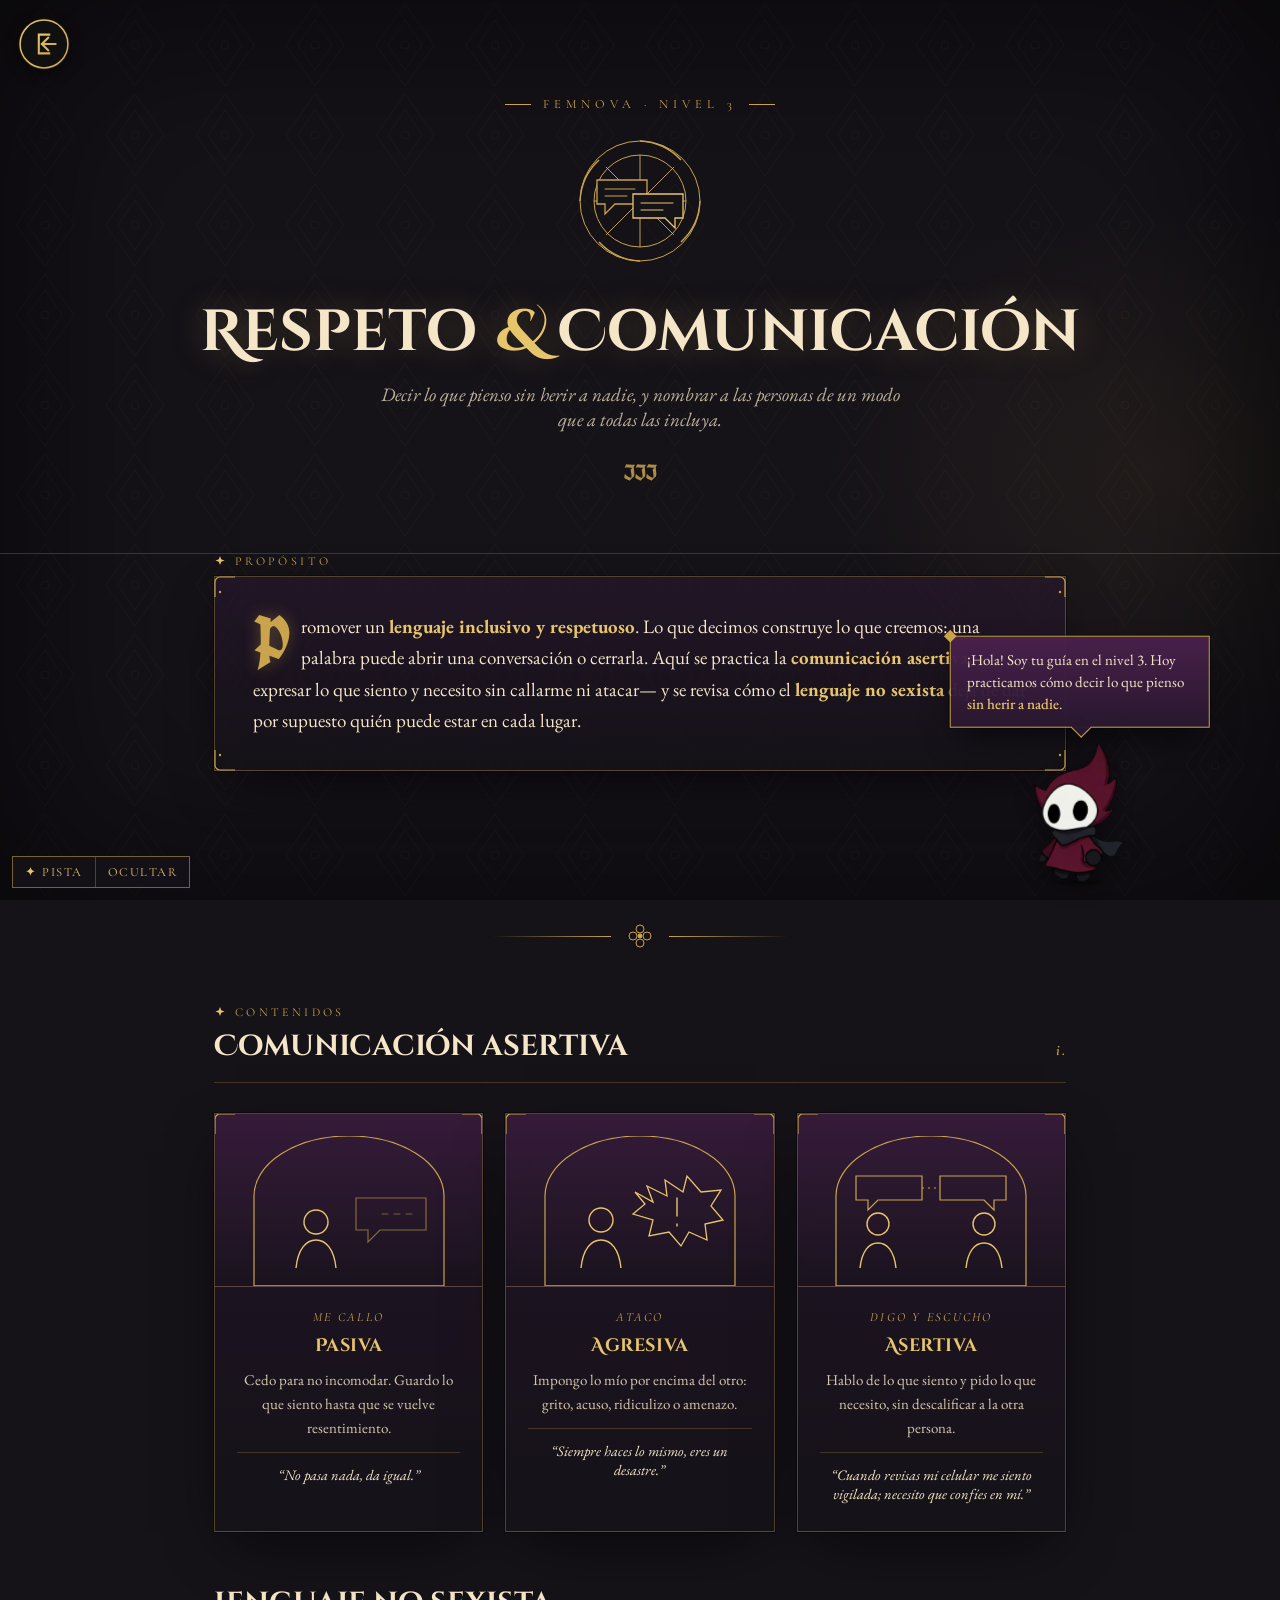
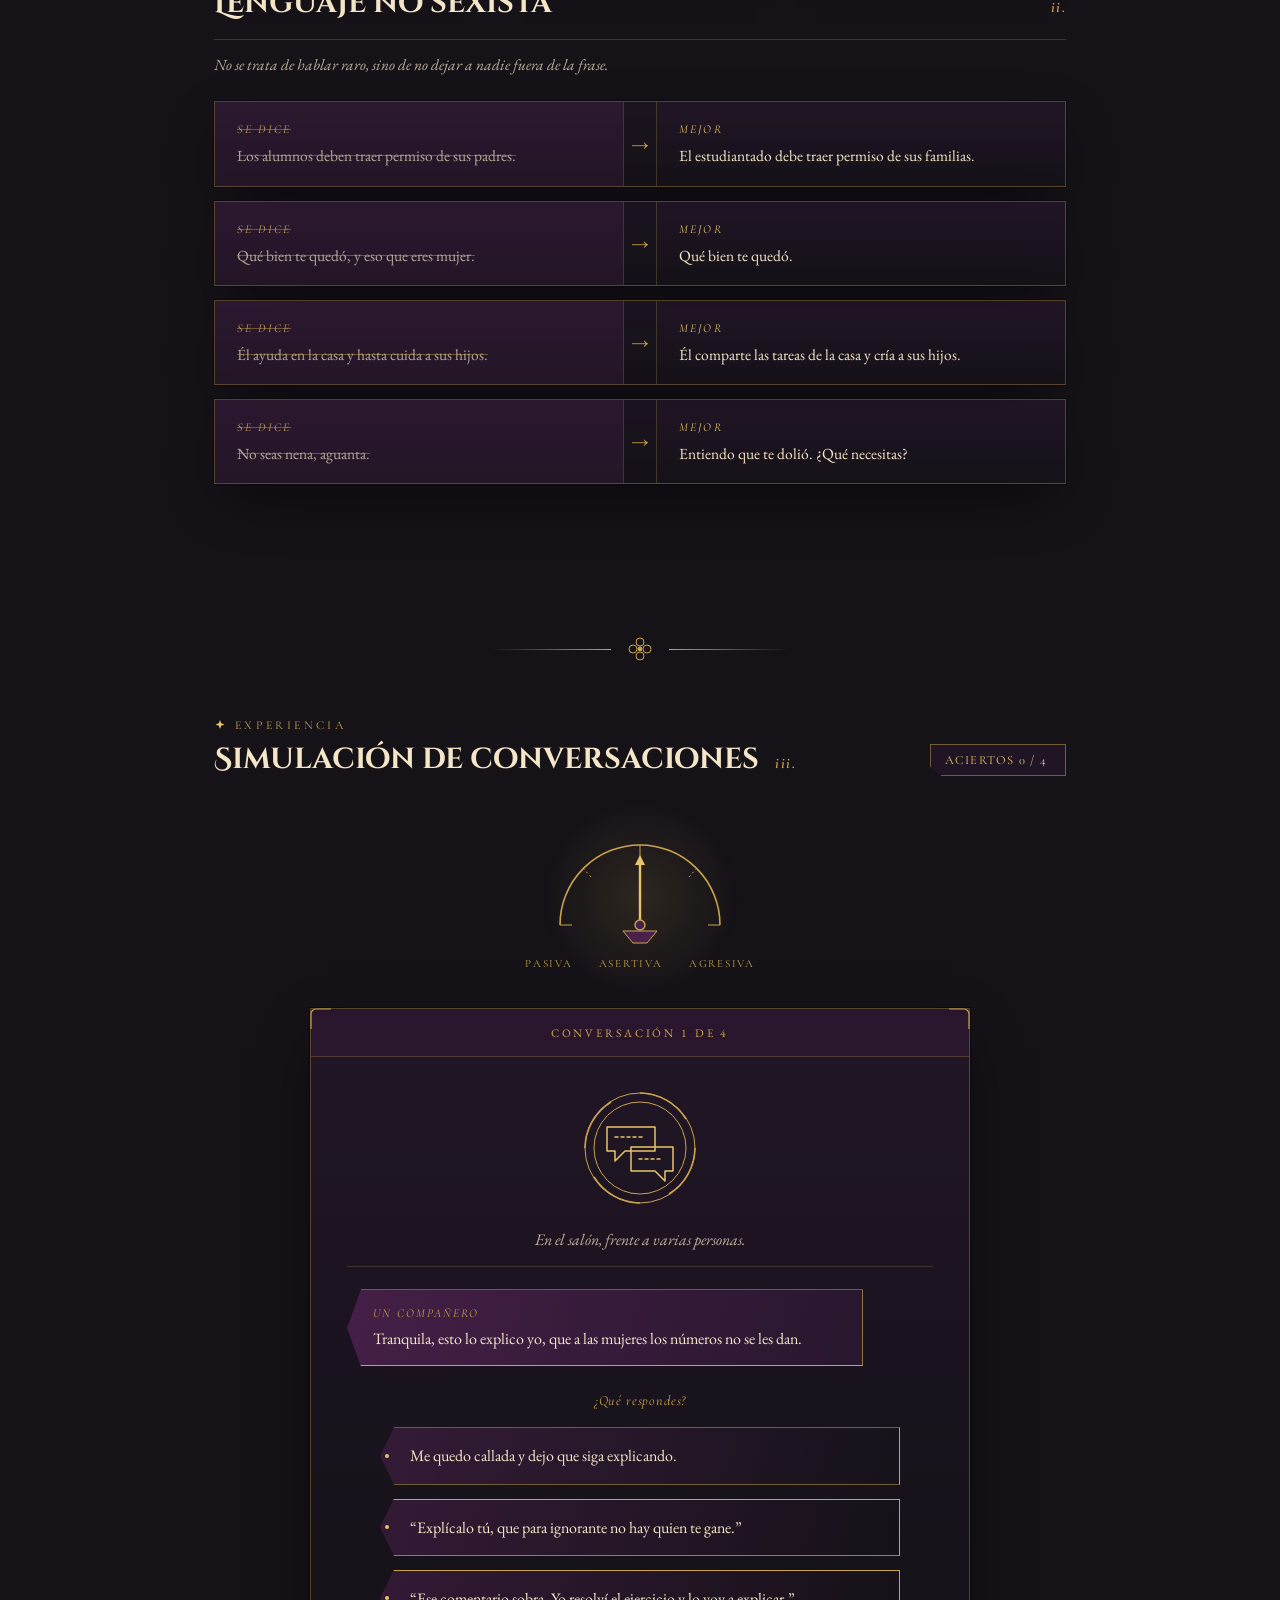
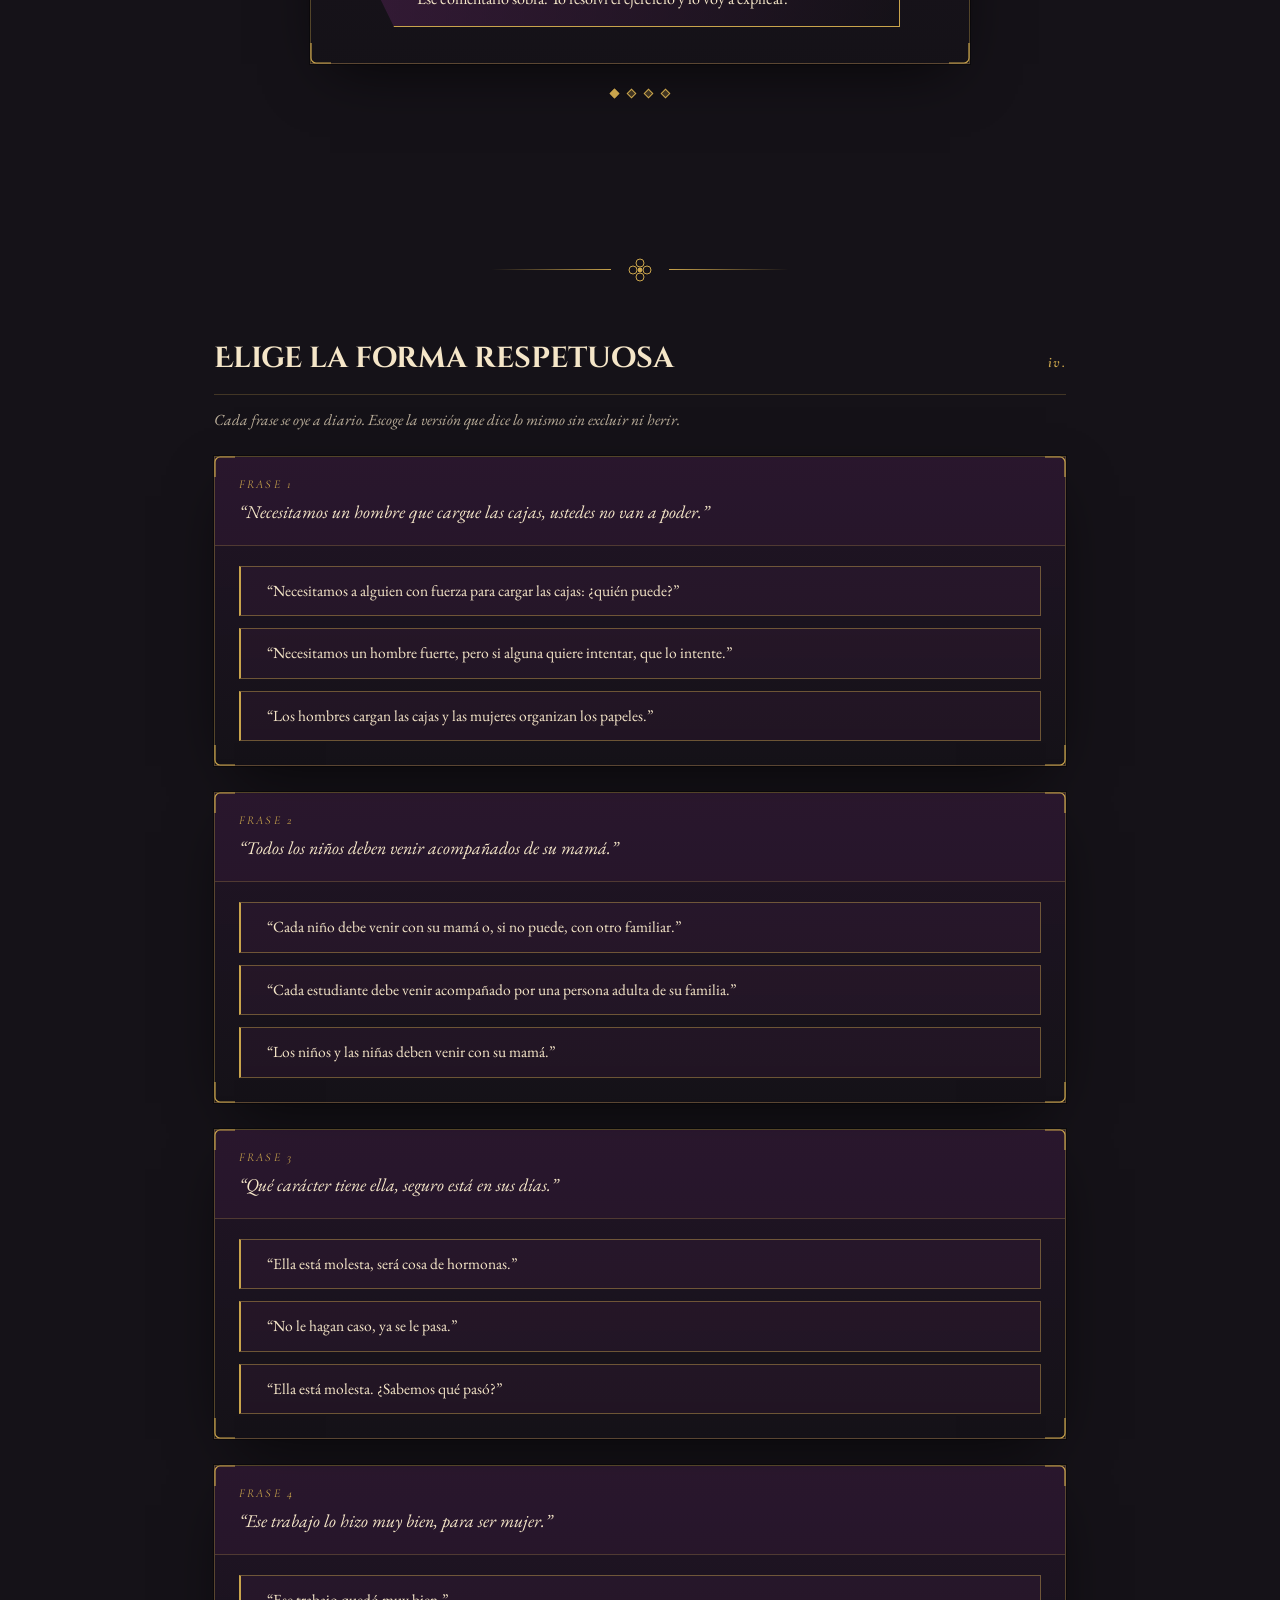
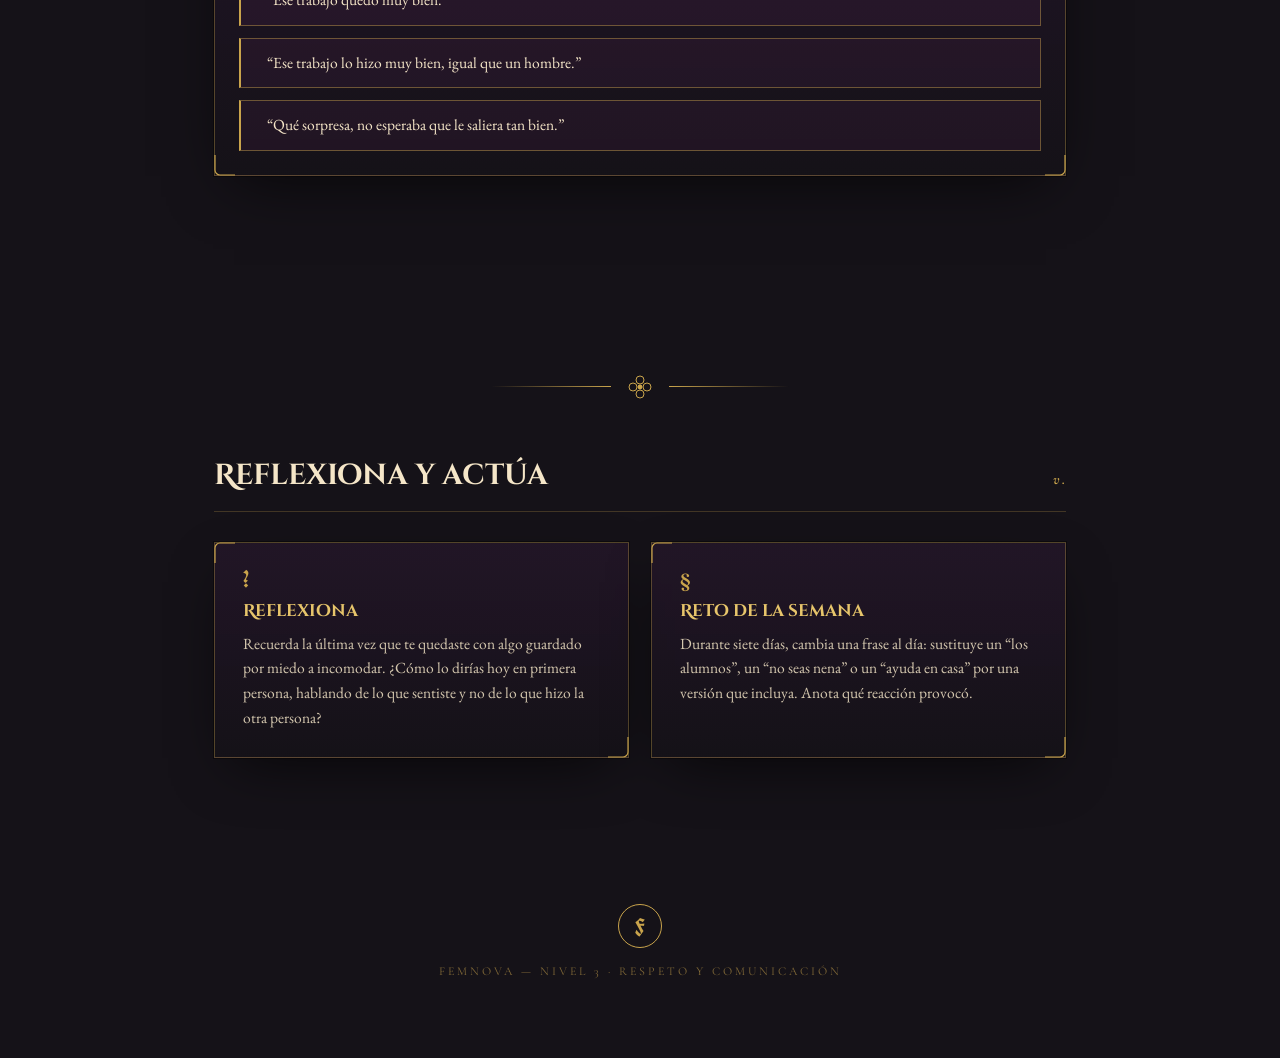
<file: juegosplus/Nivel 3/index.html>
<!DOCTYPE html>
<html lang="es">
<head>
<meta charset="UTF-8">
<meta name="viewport" content="width=device-width, initial-scale=1.0">
<title>FEMNOVA · Nivel 3: Respeto y Comunicación</title>
<link rel="preconnect" href="https://fonts.googleapis.com">
<link href="https://fonts.googleapis.com/css2?family=Cinzel+Decorative:wght@400;700;900&family=Cormorant+Garamond:ital,wght@0,400;0,500;0,600;1,400;1,500&family=EB+Garamond:ital,wght@0,400;0,500;1,400&family=UnifrakturCook:wght@700&display=swap" rel="stylesheet">
<link rel="icon" type="image/png" href="img/logo.png">
<link rel="apple-touch-icon" href="img/logo.png">
<style>
  .back-to-top{position:fixed;left:20px;bottom:20px;width:56px;height:56px;padding:0;border:0;border-radius:50%;background:#000;cursor:pointer;z-index:1000;box-shadow:0 4px 14px rgba(0,0,0,.35);transition:transform .2s ease,box-shadow .2s ease}
  .back-to-top:hover,.back-to-top:focus-visible{transform:translateY(-3px);box-shadow:0 8px 20px rgba(201,164,76,.45);outline:none}
  .back-to-top svg{width:100%;height:100%;display:block}
  @media (max-width:480px){.back-to-top{width:48px;height:48px;left:14px;bottom:14px}}
</style>
<style>
  :root{
    --bg:#151218;
    --morado-osc:#2A1830;
    --morado:#4A214C;
    --dorado:#C9A44C;
    --dorado-claro:#E7C56B;
    --crema:#F5E6C8;
    --verde:#8fae6f;
    --rojo:#c98080;
  }
  *{box-sizing:border-box;}
  html,body{margin:0;padding:0;}
  ::selection{background:var(--dorado); color:var(--bg);}
  ::-webkit-scrollbar{width:10px;}
  ::-webkit-scrollbar-track{background:var(--bg);}
  ::-webkit-scrollbar-thumb{background:linear-gradient(var(--morado), var(--dorado)); border:2px solid var(--bg); border-radius:6px;}

  body{
    position:relative;
    background:
      radial-gradient(ellipse 700px 500px at 15% -5%, rgba(74,33,76,0.5), transparent 60%),
      radial-gradient(ellipse 600px 500px at 90% 8%, rgba(201,164,76,0.08), transparent 55%),
      var(--bg);
    color:var(--crema);
    font-family:'EB Garamond', serif;
    min-height:100vh;
  }

  /* static damask / diaper pattern — a real repeating textile motif, not an effect */
  .damask{
    position:fixed; inset:0; z-index:0; pointer-events:none;
    opacity:.05;
    background-image:url("data:image/svg+xml;utf8,<svg xmlns='http://www.w3.org/2000/svg' width='90' height='90'><g fill='none' stroke='%23C9A44C' stroke-width='1'><path d='M45 4 L74 45 L45 86 L16 45 Z'/><path d='M45 20 L62 45 L45 70 L28 45 Z'/><circle cx='45' cy='45' r='4'/></g></svg>");
    background-size:90px 90px;
  }
  body::after{
    content:"";
    position:fixed; inset:0; z-index:0; pointer-events:none;
    box-shadow: inset 0 0 200px rgba(0,0,0,0.7);
  }

  main{position:relative; z-index:1;}

  /* ---------- ornamental helpers ---------- */
  .ornament-divider{
    display:flex; align-items:center; justify-content:center; gap:16px;
    margin:56px auto; max-width:640px; padding:0 24px;
  }
  .ornament-divider .line{width:120px; height:1px; background:linear-gradient(90deg, transparent, var(--dorado));}
  .ornament-divider .line.right{background:linear-gradient(90deg, var(--dorado), transparent);}

  .gothic-frame{
    position:relative;
    border:1px solid rgba(201,164,76,0.35);
    background:linear-gradient(180deg, rgba(42,24,48,0.6), rgba(21,18,24,0.65));
    box-shadow: 0 0 0 1px rgba(0,0,0,0.4), 0 20px 60px -20px rgba(0,0,0,0.75);
  }
  .gothic-frame .corner{position:absolute; width:22px; height:22px; pointer-events:none;}
  .gothic-frame .corner svg{width:100%; height:100%;}
  .gothic-frame .corner.tl{top:-1px; left:-1px;}
  .gothic-frame .corner.tr{top:-1px; right:-1px; transform:scaleX(-1);}
  .gothic-frame .corner.bl{bottom:-1px; left:-1px; transform:scaleY(-1);}
  .gothic-frame .corner.br{bottom:-1px; right:-1px; transform:scale(-1,-1);}

  /* ---------- header ---------- */
  header{
    position:relative;
    padding:96px 24px 66px;
    text-align:center;
    border-bottom:1px solid rgba(201,164,76,0.25);
  }
  .kicker-line{display:flex; align-items:center; justify-content:center; gap:12px; margin-bottom:24px;}
  .kicker-line .tick{width:26px; height:1px; background:var(--dorado);}
  .eyebrow{
    font-family:'Cormorant Garamond', serif;
    letter-spacing:.4em; text-transform:uppercase; font-size:12.5px; color:var(--dorado);
  }
  h1.title{
    font-family:'Cinzel Decorative', serif; font-weight:700;
    font-size:clamp(34px, 6vw, 58px);
    margin:0 0 10px; color:var(--crema);
    text-shadow:0 0 34px rgba(231,197,107,0.25);
  }
  h1.title .amp{color:var(--dorado-claro); font-style:italic;}
  .subtitle{font-style:italic; font-size:19px; color:rgba(245,230,200,0.75); max-width:540px; margin:0 auto;}
  .roman-tag{
    display:inline-block; margin-top:26px;
    font-family:'UnifrakturCook', cursive; font-size:22px; color:var(--dorado); opacity:.85;
  }

  /* ---------- rose window (signature illustration) ---------- */
  .rose-window{width:130px; height:130px; margin:0 auto 22px;}

  /* ---------- section wrapper ---------- */
  section{max-width:900px; margin:0 auto; padding:0 24px 96px; position:relative;}
  .section-eyebrow{
    font-family:'Cormorant Garamond', serif; letter-spacing:.28em; text-transform:uppercase;
    font-size:12px; color:var(--dorado); margin-bottom:8px; display:flex; align-items:center; gap:9px;
  }
  .section-eyebrow svg{width:12px; height:12px; fill:var(--dorado-claro);}
  h2.section-title{
    font-family:'Cinzel Decorative', serif; font-size:clamp(22px,3.4vw,29px);
    margin:0 0 30px; color:var(--crema);
    border-bottom:1px solid rgba(201,164,76,.25); padding-bottom:16px;
    display:flex; align-items:baseline; justify-content:space-between; gap:16px; flex-wrap:wrap;
  }
  .section-title .roman{font-family:'Cormorant Garamond', serif; font-style:italic; font-size:15px; color:var(--dorado); letter-spacing:.1em;}

  /* purpose */
  .purpose-box{padding:34px 38px; font-size:19px; line-height:1.65; color:var(--crema);}
  .purpose-box strong{color:var(--dorado-claro);}
  .purpose-box .dropcap{
    float:left; font-family:'UnifrakturCook', cursive; font-size:60px; line-height:.7; color:var(--dorado);
    padding:6px 10px 0 0; text-shadow:0 0 16px rgba(201,164,76,.35);
  }

  /* ---------- concept cards: stained-glass arch illustrations ---------- */
  .concept-grid{display:grid; grid-template-columns:1fr 1fr 1fr; gap:22px;}
  @media(max-width:760px){.concept-grid{grid-template-columns:1fr;}}
  .concept-card{padding:0; overflow:hidden;}
  .concept-art{
    background:linear-gradient(180deg, rgba(74,33,76,0.5), rgba(21,18,24,0.3));
    border-bottom:1px solid rgba(201,164,76,.3);
    padding:22px 22px 0;
    display:flex; justify-content:center;
  }
  .concept-art svg{width:100%; max-width:210px; height:auto;}
  .concept-body{padding:22px 22px 28px; text-align:center;}
  .concept-body .versus{
    font-family:'Cormorant Garamond', serif; font-style:italic; color:var(--dorado);
    font-size:12.5px; letter-spacing:.18em; text-transform:uppercase; display:block; margin-bottom:8px;
  }
  .concept-body h3{font-family:'Cinzel Decorative', serif; font-size:18px; color:var(--dorado-claro); margin:0 0 10px; letter-spacing:.03em;}
  .concept-body p{font-size:15px; line-height:1.6; color:rgba(245,230,200,.85); margin:0;}
  .concept-body .quote{
    display:block; margin-top:12px; padding-top:12px; font-style:italic; font-size:14.5px;
    color:var(--crema); border-top:1px solid rgba(201,164,76,.25);
  }

  /* ---------- glosario de lenguaje ---------- */
  .lexicon{display:flex; flex-direction:column; gap:14px;}
  .lex-row{
    display:grid; grid-template-columns:1fr 34px 1fr; align-items:center; gap:0;
    padding:0; overflow:hidden;
  }
  @media(max-width:640px){.lex-row{grid-template-columns:1fr; }}
  .lex-side{padding:18px 22px; font-size:15.5px; line-height:1.5;}
  .lex-side .lex-label{
    display:block; font-family:'Cormorant Garamond',serif; font-style:italic;
    font-size:12px; letter-spacing:.18em; text-transform:uppercase; color:var(--dorado); margin-bottom:6px;
  }
  .lex-side.old{background:rgba(74,33,76,0.28); color:rgba(245,230,200,.7); text-decoration:line-through; text-decoration-color:rgba(201,164,76,.45);}
  .lex-side.old .lex-label{text-decoration:none;}
  .lex-arrow{
    display:flex; align-items:center; justify-content:center; height:100%;
    color:var(--dorado); font-size:18px; border-left:1px solid rgba(201,164,76,.25); border-right:1px solid rgba(201,164,76,.25);
    background:rgba(21,18,24,.4);
  }
  @media(max-width:640px){
    .lex-arrow{height:auto; padding:6px 0; border:none; border-top:1px solid rgba(201,164,76,.25); border-bottom:1px solid rgba(201,164,76,.25); transform:rotate(90deg) scale(.9);}
  }
  .lex-side.new{color:var(--crema);}
  .lex-side.new .lex-label{color:var(--dorado-claro);}

  /* ---------- Activity 1: simulación de conversaciones ---------- */
  .activity-header-row{display:flex; align-items:center; justify-content:space-between; flex-wrap:wrap; gap:14px; margin-bottom:6px;}
  .score-tag{
    position:relative;
    font-family:'Cormorant Garamond', serif; letter-spacing:.1em; text-transform:uppercase;
    font-size:12.5px; color:var(--dorado-claro);
    border:1px solid rgba(201,164,76,0.5); padding:7px 18px 7px 14px;
    background:rgba(42,24,48,0.55);
    clip-path:polygon(0 0, 100% 0, 100% 100%, 12px 100%, 0 70%);
  }

  /* tono: aguja gótica que se inclina según la respuesta */
  .tone-stage{display:flex; flex-direction:column; align-items:center; padding:36px 24px 30px; position:relative;}
  .tone-glow{
    position:absolute; top:52%; left:50%; transform:translate(-50%,-50%);
    width:200px; height:200px; border-radius:50%;
    background:radial-gradient(circle, rgba(201,164,76,0.14), transparent 70%);
  }
  #toneSvg{width:210px; height:130px; overflow:visible; position:relative;}
  .needle{transform-origin:105px 104px; transition:transform .7s cubic-bezier(.34,1.56,.64,1);}
  .tone-legend{
    display:flex; justify-content:space-between; width:230px; margin-top:6px;
    font-family:'Cormorant Garamond',serif; font-size:11px; letter-spacing:.16em; text-transform:uppercase; color:var(--dorado);
  }

  .scenario-card{margin-top:8px; max-width:660px; width:100%; padding:0; margin-left:auto; margin-right:auto;}
  .scenario-top{
    display:flex; align-items:center; justify-content:center; gap:14px;
    padding:16px; border-bottom:1px solid rgba(201,164,76,.25);
    background:rgba(74,33,76,0.2);
  }
  .scenario-count{font-size:11.5px; letter-spacing:.25em; text-transform:uppercase; color:var(--dorado);}

  .scenario-body{padding:32px 36px 36px;}
  @media(max-width:560px){.scenario-body{padding:26px 20px 30px;}}

  /* medallion illustration frame — quatrefoil */
  .medallion{width:118px; height:118px; margin:0 auto 22px; display:block;}

  .scene-setting{
    text-align:center; font-style:italic; font-size:16px; color:rgba(245,230,200,.75);
    margin-bottom:22px; padding-bottom:16px; border-bottom:1px solid rgba(201,164,76,.2);
  }

  /* diálogo: banderolas medievales en vez de burbujas de chat */
  .dialogue{display:flex; flex-direction:column; gap:14px; margin-bottom:26px;}
  .line-said{
    position:relative; max-width:88%;
    padding:14px 20px 14px 26px;
    background:linear-gradient(100deg, rgba(74,33,76,0.9), rgba(42,24,48,0.9));
    border:1px solid var(--dorado); border-left:none;
    font-size:16px; line-height:1.5; color:var(--crema);
    clip-path:polygon(14px 0, 100% 0, 100% 100%, 14px 100%, 0 50%);
  }
  .line-said .who{
    display:block; font-family:'Cormorant Garamond',serif; font-style:italic;
    font-size:12px; letter-spacing:.16em; text-transform:uppercase; color:var(--dorado); margin-bottom:5px;
  }
  .line-said.mine{
    align-self:flex-end; border:1px solid var(--dorado-claro); border-right:none;
    background:linear-gradient(260deg, rgba(74,33,76,0.9), rgba(42,24,48,0.9));
    clip-path:polygon(0 0, calc(100% - 14px) 0, 100% 50%, calc(100% - 14px) 100%, 0 100%);
    padding:14px 26px 14px 20px; text-align:right;
  }
  .line-said.mine .who{color:var(--dorado-claro);}

  .prompt-line{
    text-align:center; font-family:'Cormorant Garamond',serif; font-style:italic;
    font-size:14px; letter-spacing:.06em; color:var(--dorado); margin-bottom:18px;
  }

  /* ---------- Gothic arch buttons (signature design element) ---------- */
  .choice-col{display:flex; flex-direction:column; gap:14px; align-items:center;}
  .reply-btn{
    position:relative; width:100%; max-width:520px;
    padding:16px 22px 16px 30px; text-align:left;
    background:linear-gradient(100deg, rgba(74,33,76,0.55), rgba(21,18,24,0.55));
    border:1px solid var(--dorado); border-left:none;
    color:var(--crema); cursor:pointer;
    font-family:'EB Garamond', serif; font-size:16px; line-height:1.45;
    clip-path:polygon(14px 0, 100% 0, 100% 100%, 14px 100%, 0 50%);
    transition:background .25s ease, color .25s ease;
  }
  .reply-btn::before{
    content:""; position:absolute; left:5px; top:50%; transform:translateY(-50%);
    width:4px; height:4px; border-radius:50%; background:var(--dorado-claro);
  }
  .reply-btn:hover:not(:disabled), .reply-btn:focus-visible:not(:disabled){
    background:linear-gradient(100deg, var(--dorado), var(--dorado-claro)); color:var(--bg);
  }
  .reply-btn:disabled{opacity:.35; cursor:default;}
  .reply-btn.chosen{opacity:1;}
  .reply-btn.chosen.right{border-color:var(--verde); background:rgba(143,174,111,.14);}
  .reply-btn.chosen.wrong{border-color:var(--rojo); background:rgba(201,128,128,.12);}
  .reply-btn:focus-visible{outline:2px solid var(--dorado-claro); outline-offset:4px;}

  .feedback{
    margin-top:26px; padding:18px 22px 18px 24px; text-align:left;
    font-size:15.5px; line-height:1.6;
    background:rgba(42,24,48,0.5);
    border-left:3px double var(--dorado-claro);
    display:none;
  }
  .feedback.show{display:block;}
  .feedback.incorrect{border-left-color:#a95c5c;}
  .feedback .verdict{font-family:'Cinzel Decorative', serif; font-size:13px; letter-spacing:.05em; display:block; margin-bottom:6px;}
  .feedback.correct .verdict{color:var(--verde);}
  .feedback.incorrect .verdict{color:var(--rojo);}

  .next-btn{
    margin-top:24px; display:none;
    position:relative;
    font-family:'Cinzel Decorative', serif; font-size:13.5px; letter-spacing:.12em;
    padding:12px 34px; background:var(--morado);
    border:1px solid var(--dorado-claro); color:var(--crema); cursor:pointer;
    clip-path:polygon(6% 0, 94% 0, 100% 50%, 94% 100%, 6% 100%, 0 50%);
  }
  .next-btn:hover{background:var(--dorado); color:var(--bg);}
  .next-btn.show{display:inline-block;}

  .dots{display:flex; gap:10px; justify-content:center; align-items:center; margin-top:26px; padding-bottom:8px;}
  .dot{width:7px;height:7px; background:rgba(201,164,76,0.25); border:1px solid var(--dorado); transform:rotate(45deg);}
  .dot.active{background:var(--dorado);}
  .dot.done{background:var(--dorado-claro);}

  /* wax seal */
  .seal{
    display:none; width:104px; height:104px; margin:34px auto 0; border-radius:50%;
    background:radial-gradient(circle at 35% 30%, var(--dorado-claro), var(--dorado) 55%, #8a6b2c 100%);
    align-items:center; justify-content:center; flex-direction:column;
    box-shadow:0 10px 26px rgba(0,0,0,.5), inset 0 -6px 12px rgba(0,0,0,.25), inset 0 6px 10px rgba(255,255,255,.25);
    border:2px solid var(--morado-osc);
  }
  .seal.show{display:flex;}
  .seal .roman-num{font-family:'Cinzel Decorative', serif; font-size:24px; color:var(--bg); font-weight:700;}
  .seal .seal-label{font-family:'Cormorant Garamond', serif; font-size:9.5px; letter-spacing:.15em; text-transform:uppercase; color:var(--bg); opacity:.75; margin-top:2px;}

  /* aviso tema sensible */
  .tag-sensible{
    display:inline-flex; align-items:center; gap:7px; margin-top:14px;
    font-size:12px; letter-spacing:.1em; color:var(--dorado); font-family:'Cormorant Garamond',serif; text-transform:uppercase;
    border-top:1px solid rgba(201,164,76,.25); padding-top:12px;
  }
  .tag-sensible svg{width:9px; height:9px; fill:var(--dorado);}

  /* ---------- Activity 2: reescribir la frase ---------- */
  .rewrite-list{display:flex; flex-direction:column; gap:26px;}
  .rewrite-card{padding:0;}
  .rewrite-top{
    padding:20px 24px; border-bottom:1px solid rgba(201,164,76,.25);
    background:rgba(74,33,76,0.2);
  }
  .rewrite-top .heard{
    display:block; font-family:'Cormorant Garamond',serif; font-style:italic;
    font-size:12px; letter-spacing:.18em; text-transform:uppercase; color:var(--dorado); margin-bottom:7px;
  }
  .rewrite-top .phrase{font-size:18px; line-height:1.5; color:var(--crema); font-style:italic;}
  .rewrite-options{padding:20px 24px 24px; display:flex; flex-direction:column; gap:12px;}
  .opt-btn{
    position:relative; text-align:left; width:100%;
    padding:13px 18px 13px 26px;
    background:rgba(74,33,76,0.22);
    border:1px solid rgba(201,164,76,.45); border-left:2px solid var(--dorado);
    color:var(--crema); font-family:'EB Garamond', serif; font-size:15.5px; line-height:1.45;
    cursor:pointer; transition:background .2s ease, color .2s ease;
  }
  .opt-btn:hover:not(:disabled){background:rgba(201,164,76,.16);}
  .opt-btn:disabled{cursor:default;}
  .opt-btn.right{border-color:var(--verde); border-left-color:var(--verde); background:rgba(143,174,111,.14);}
  .opt-btn.wrong{border-color:var(--rojo); border-left-color:var(--rojo); background:rgba(201,128,128,.12);}
  .opt-btn.dim{opacity:.4;}
  .opt-btn:focus-visible{outline:2px solid var(--dorado-claro); outline-offset:3px;}
  .rewrite-note{
    display:none; margin-top:6px; padding:14px 18px; font-size:15px; line-height:1.55;
    background:rgba(42,24,48,0.5); border-left:3px double var(--dorado-claro);
  }
  .rewrite-note.show{display:block;}

  .drag-status{text-align:center; margin-top:26px; font-size:14px; color:var(--dorado); min-height:20px; font-family:'Cormorant Garamond', serif; letter-spacing:.05em;}

  /* ---------- reflexión / reto ---------- */
  .closing-grid{display:grid; grid-template-columns:1fr 1fr; gap:22px;}
  @media(max-width:640px){.closing-grid{grid-template-columns:1fr;}}
  .closing-card{padding:26px 28px;}
  .closing-card .mark{font-family:'UnifrakturCook',cursive; color:var(--dorado); font-size:22px; display:block; margin-bottom:8px; line-height:1;}
  .closing-card h3{font-family:'Cinzel Decorative',serif; font-size:17px; color:var(--dorado-claro); margin:0 0 10px;}
  .closing-card p{margin:0; font-size:15.5px; line-height:1.6; color:rgba(245,230,200,.85);}

  footer{text-align:center; padding:50px 24px 80px; position:relative; z-index:1;}
  .footer-monogram{width:44px; height:44px; margin:0 auto 16px; border:1px solid var(--dorado); border-radius:50%; display:flex; align-items:center; justify-content:center; font-family:'UnifrakturCook', cursive; color:var(--dorado); font-size:20px;}
  footer .foot-text{font-family:'Cormorant Garamond', serif; letter-spacing:.25em; text-transform:uppercase; font-size:12px; color:rgba(201,164,76,0.6);}

  @media (prefers-reduced-motion: reduce){
    .needle,.reply-btn,.opt-btn{transition:none !important;}
  }

  /* ================= PERSONAJE GUÍA ================= */
  .mascot{
    position:fixed; left:0; top:0; z-index:50; pointer-events:none;
    --mw:92px; --mh:141px; width:var(--mw); height:var(--mh);
    will-change:transform; opacity:0; transition:opacity .4s ease;
  }
  .mascot.ready{opacity:1;}
  .mascot.off,.mascot-bubble.off{display:none;}
  @media(max-width:640px){ .mascot{--mw:68px; --mh:104px;} }
  .m-shadow{position:absolute; left:50%; bottom:-4px; width:62%; height:10px; transform:translateX(-50%);
    background:radial-gradient(ellipse, rgba(0,0,0,.55), transparent 70%);}
  .m-flip{position:absolute; inset:0; transition:transform .25s ease;}
  .m-lean{position:absolute; inset:0; transform-origin:50% 100%; transition:transform .35s ease; transform:rotate(var(--lean,0deg));}
  .m-anim{position:absolute; inset:0; transform-origin:50% 100%;}
  .m-anim img{width:100%; height:100%; display:block; filter:drop-shadow(0 6px 10px rgba(0,0,0,.45)); user-select:none; -webkit-user-drag:none;}

  .a-idle{animation:mIdle 2.6s ease-in-out infinite;}
  .a-walk{animation:mWalk .3s ease-in-out infinite;}
  .a-jump{animation:mJump .75s cubic-bezier(.3,.7,.4,1) 1;}
  .a-shake{animation:mShake .7s ease-in-out 1;}
  .a-sad{animation:mSad 1.1s ease-out 1 forwards;}
  .a-think{animation:mThink 1.6s ease-in-out infinite;}
  .a-excited{animation:mExcited .45s ease-in-out infinite;}
  @keyframes mIdle{0%,100%{transform:translateY(0) scale(1,1);}50%{transform:translateY(-4px) scale(.99,1.015);}}
  @keyframes mWalk{0%,100%{transform:translateY(0) rotate(-3deg);}50%{transform:translateY(-9px) rotate(3deg);}}
  @keyframes mJump{0%{transform:translateY(0) scale(1.12,.86);}35%{transform:translateY(-44px) scale(.94,1.08) rotate(-4deg);}70%{transform:translateY(0) scale(1.1,.9);}100%{transform:translateY(0) scale(1,1);}}
  @keyframes mShake{0%,100%{transform:translateX(0) rotate(0);}15%{transform:translateX(-7px) rotate(-5deg);}30%{transform:translateX(7px) rotate(5deg);}45%{transform:translateX(-5px) rotate(-3deg);}60%{transform:translateX(5px) rotate(3deg);}80%{transform:translateX(-2px);}}
  @keyframes mSad{0%{transform:scale(1,1);}40%{transform:scale(1.04,.88) rotate(-4deg);}100%{transform:scale(1.02,.9) rotate(-3deg);}}
  @keyframes mThink{0%,100%{transform:rotate(-4deg);}50%{transform:rotate(4deg) translateY(-2px);}}
  @keyframes mExcited{0%,100%{transform:translateY(0) rotate(-4deg);}50%{transform:translateY(-12px) rotate(4deg);}}

  .mascot-bubble{
    position:fixed; left:0; top:0; z-index:51; pointer-events:none;
    max-width:min(260px, calc(100vw - 32px)); padding:12px 16px 13px;
    font-family:'EB Garamond',Georgia,serif; font-size:15px; line-height:1.45; color:#F5E6C8;
    background:linear-gradient(180deg, rgba(74,33,76,.97), rgba(42,24,48,.97));
    border:1px solid #C9A44C; box-shadow:0 0 0 1px rgba(0,0,0,.5), 0 14px 34px -10px rgba(0,0,0,.8);
    opacity:0; transform:translateY(6px) scale(.96); transition:opacity .25s ease;
  }
  .mascot-bubble.show{opacity:1;}
  .mascot-bubble::before{content:""; position:absolute; top:-5px; left:-5px; width:9px; height:9px; background:#C9A44C; transform:rotate(45deg);}
  .mascot-bubble::after{content:""; position:absolute; bottom:-8px; left:var(--tail,40px); width:14px; height:14px;
    background:rgba(42,24,48,.97); border-right:1px solid #C9A44C; border-bottom:1px solid #C9A44C; transform:rotate(45deg);}
  .mascot-bubble.below::after{bottom:auto; top:-8px; transform:rotate(225deg);}
  .mascot-bubble b{color:#E7C56B; font-weight:500;}
  .mascot-bubble i{color:#E7C56B;}
  .mascot-bubble.good{border-color:#8fae6f;}
  .mascot-bubble.bad{border-color:#c98080;}

  .m-spark{position:fixed; z-index:52; pointer-events:none; width:9px; height:9px; transform:rotate(45deg);}

    .mascot-ctrl{
    position:fixed; left:12px; bottom:12px; z-index:999; display:flex;
    font-family:'Cormorant Garamond',Georgia,serif; font-size:12.5px; letter-spacing:.12em; text-transform:uppercase;
    border:1px solid rgba(201,164,76,.55); background:rgba(21,18,24,.88);
  }
    .mascot-ctrl button{background:none; border:none; color:#E7C56B; cursor:pointer; padding:7px 12px; font:inherit; letter-spacing:inherit; text-transform:inherit;}
  .mascot-ctrl button + button{border-left:1px solid rgba(201,164,76,.35);}
  .mascot-ctrl button:hover,.mascot-ctrl button:focus-visible{background:#C9A44C; color:#151218; outline:none;}

  @media (prefers-reduced-motion: reduce){
    .a-idle,.a-walk,.a-jump,.a-shake,.a-sad,.a-think,.a-excited{animation:none !important;}
  }
</style>
<style>
/* Botón dorado de salida (arriba a la izquierda) */
.exit-btn{
  position:fixed; top:18px; left:18px; z-index:1000;
  width:52px; height:52px; padding:0;
  display:flex; align-items:center; justify-content:center;
  background:rgba(18,18,18,.82); border:0; border-radius:50%;
  cursor:pointer; text-decoration:none;
  box-shadow:0 4px 14px rgba(0,0,0,.45);
  transition:transform .2s ease, box-shadow .2s ease;
}
.exit-btn svg{width:100%; height:100%; display:block}
.exit-btn:hover,.exit-btn:focus-visible{
  transform:scale(1.08);
  box-shadow:0 0 0 2px rgba(231,197,107,.35), 0 6px 18px rgba(0,0,0,.55);
  outline:none;
}
@media (max-width:600px){ .exit-btn{top:12px; left:12px; width:46px; height:46px} }
</style>
</head>
<body>
  <a class="exit-btn" id="exitBtn" href="index.html" aria-label="Salir del nivel" title="Salir">
  <svg viewBox="0 0 100 100" aria-hidden="true">
    <defs>
      <linearGradient id="oroSalir" x1="0" y1="0" x2="1" y2="1">
        <stop offset="0" stop-color="#E7C56B"/><stop offset="1" stop-color="#C9A44C"/>
      </linearGradient>
    </defs>
    <circle cx="50" cy="50" r="46" fill="none" stroke="url(#oroSalir)" stroke-width="3"/>
    <path d="M60 32H40V68H60M72 50H46M58 38L46 50L58 62" fill="none" stroke="url(#oroSalir)" stroke-width="4" stroke-linecap="square"/>
  </svg>
</a>
<div class="damask"></div>

<main>
<header>
  <div class="kicker-line"><div class="tick"></div><span class="eyebrow">Femnova · Nivel 3</span><div class="tick"></div></div>

  <!-- Rosetón del diálogo: dos banderolas cruzadas dentro del vitral -->
  <svg class="rose-window" viewBox="0 0 130 130">
    <g fill="none" stroke="#C9A44C" stroke-width="1">
      <circle cx="65" cy="65" r="60"/>
      <circle cx="65" cy="65" r="46"/>
      <g stroke="#E7C56B" stroke-width="0.8">
        <path d="M65 19 L65 111"/>
        <path d="M19 65 L111 65"/>
        <path d="M31 31 L99 99"/>
        <path d="M99 31 L31 99"/>
      </g>
      <path d="M65 5 A60 60 0 0 1 106 24" stroke-width="1.4"/>
      <path d="M125 65 A60 60 0 0 1 106 106" stroke-width="1.4"/>
      <path d="M65 125 A60 60 0 0 1 24 106" stroke-width="1.4"/>
      <path d="M5 65 A60 60 0 0 1 24 24" stroke-width="1.4"/>
    </g>
    <!-- banderolas de diálogo -->
    <g fill="#151218" stroke="#C9A44C" stroke-width="1.3">
      <path d="M22 44 H72 V68 H40 L30 78 V68 H22 Z"/>
    </g>
    <g fill="#151218" stroke="#E7C56B" stroke-width="1.3">
      <path d="M58 58 H108 V82 H100 V92 L90 82 H58 Z"/>
    </g>
    <g stroke="#C9A44C" stroke-width="1" stroke-linecap="round">
      <path d="M30 53 H60"/><path d="M30 60 H52"/>
    </g>
    <g stroke="#E7C56B" stroke-width="1" stroke-linecap="round">
      <path d="M66 67 H98"/><path d="M66 74 H88"/>
    </g>
  </svg>

  <h1 class="title">Respeto <span class="amp">&</span> Comunicación</h1>
  <p class="subtitle">Decir lo que pienso sin herir a nadie, y nombrar a las personas de un modo que a todas las incluya.</p>
  <div class="roman-tag">III</div>
</header>

<section>
  <div class="section-eyebrow"><svg viewBox="0 0 24 24"><path d="M12 2l2.4 6.6L21 11l-6.6 2.4L12 20l-2.4-6.6L3 11l6.6-2.4z"/></svg>Propósito</div>
  <div class="gothic-frame purpose-box">
    <div class="corner tl"><svg viewBox="0 0 22 22"><path d="M1 21V6a5 5 0 015-5h15" fill="none" stroke="#C9A44C" stroke-width="1.2"/><circle cx="6" cy="16" r="1.2" fill="#C9A44C"/></svg></div>
    <div class="corner tr"><svg viewBox="0 0 22 22"><path d="M1 21V6a5 5 0 015-5h15" fill="none" stroke="#C9A44C" stroke-width="1.2"/><circle cx="6" cy="16" r="1.2" fill="#C9A44C"/></svg></div>
    <div class="corner bl"><svg viewBox="0 0 22 22"><path d="M1 21V6a5 5 0 015-5h15" fill="none" stroke="#C9A44C" stroke-width="1.2"/><circle cx="6" cy="16" r="1.2" fill="#C9A44C"/></svg></div>
    <div class="corner br"><svg viewBox="0 0 22 22"><path d="M1 21V6a5 5 0 015-5h15" fill="none" stroke="#C9A44C" stroke-width="1.2"/><circle cx="6" cy="16" r="1.2" fill="#C9A44C"/></svg></div>
    <span class="dropcap">P</span>romover un <strong>lenguaje inclusivo y respetuoso</strong>. Lo que decimos construye lo que creemos: una palabra puede abrir una conversación o cerrarla. Aquí se practica la <strong>comunicación asertiva</strong> —expresar lo que siento y necesito sin callarme ni atacar— y se revisa cómo el <strong>lenguaje no sexista</strong> deja de dar por supuesto quién puede estar en cada lugar.
  </div>
</section>

<div class="ornament-divider">
  <div class="line"></div>
  <svg width="26" height="26" viewBox="0 0 26 26"><g fill="none" stroke="#C9A44C" stroke-width="1"><circle cx="13" cy="6" r="4"/><circle cx="20" cy="13" r="4"/><circle cx="13" cy="20" r="4"/><circle cx="6" cy="13" r="4"/><circle cx="13" cy="13" r="2.4" fill="#C9A44C" stroke="none"/></g></svg>
  <div class="line right"></div>
</div>

<section>
  <div class="section-eyebrow"><svg viewBox="0 0 24 24"><path d="M12 2l2.4 6.6L21 11l-6.6 2.4L12 20l-2.4-6.6L3 11l6.6-2.4z"/></svg>Contenidos</div>
  <h2 class="section-title">Comunicación asertiva <span class="roman">i.</span></h2>
  <div class="concept-grid">

    <div class="gothic-frame concept-card">
      <div class="corner tl"><svg viewBox="0 0 22 22"><path d="M1 21V6a5 5 0 015-5h15" fill="none" stroke="#C9A44C" stroke-width="1.2"/></svg></div>
      <div class="corner tr"><svg viewBox="0 0 22 22"><path d="M1 21V6a5 5 0 015-5h15" fill="none" stroke="#C9A44C" stroke-width="1.2"/></svg></div>
      <div class="concept-art">
        <svg viewBox="0 0 210 150">
          <path d="M10 150 V60 A95 60 0 0 1 200 60 V150 Z" fill="none" stroke="#C9A44C" stroke-width="1.2"/>
          <line x1="10" y1="150" x2="200" y2="150" stroke="#C9A44C" stroke-width="1.2"/>
          <!-- figura encogida y banderola vacía -->
          <g stroke="#E7C56B" stroke-width="1.4" fill="none">
            <circle cx="72" cy="86" r="12"/>
            <path d="M52 132c2-19 10-28 20-28s18 9 20 28"/>
          </g>
          <g stroke="#C9A44C" stroke-width="1.2" fill="none" opacity=".6">
            <path d="M112 62 H182 V94 H136 L124 106 V94 H112 Z"/>
          </g>
          <g stroke="#C9A44C" stroke-width="1" stroke-linecap="round" opacity=".5">
            <path d="M138 78 h6"/><path d="M150 78 h6"/><path d="M162 78 h6"/>
          </g>
        </svg>
      </div>
      <div class="concept-body">
        <span class="versus">Me callo</span>
        <h3>Pasiva</h3>
        <p>Cedo para no incomodar. Guardo lo que siento hasta que se vuelve resentimiento.</p>
        <span class="quote">“No pasa nada, da igual.”</span>
      </div>
    </div>

    <div class="gothic-frame concept-card">
      <div class="corner tl"><svg viewBox="0 0 22 22"><path d="M1 21V6a5 5 0 015-5h15" fill="none" stroke="#C9A44C" stroke-width="1.2"/></svg></div>
      <div class="corner tr"><svg viewBox="0 0 22 22"><path d="M1 21V6a5 5 0 015-5h15" fill="none" stroke="#C9A44C" stroke-width="1.2"/></svg></div>
      <div class="concept-art">
        <svg viewBox="0 0 210 150">
          <path d="M10 150 V60 A95 60 0 0 1 200 60 V150 Z" fill="none" stroke="#C9A44C" stroke-width="1.2"/>
          <line x1="10" y1="150" x2="200" y2="150" stroke="#C9A44C" stroke-width="1.2"/>
          <!-- banderola dentada que invade -->
          <g stroke="#E7C56B" stroke-width="1.4" fill="none">
            <circle cx="66" cy="84" r="12"/>
            <path d="M46 132c2-19 10-28 20-28s18 9 20 28"/>
          </g>
          <g stroke="#E7C56B" stroke-width="1.3" fill="none">
            <path d="M100 56 L118 66 L112 50 L132 60 L130 44 L148 56 L152 40 L166 56 L186 54 L176 70 L188 84 L170 88 L172 104 L154 96 L146 110 L134 96 L114 100 L118 84 L98 78 L110 68 Z"/>
          </g>
          <g stroke="#E7C56B" stroke-width="1.4" stroke-linecap="round">
            <path d="M142 62 v18"/><path d="M142 88 v2"/>
          </g>
        </svg>
      </div>
      <div class="concept-body">
        <span class="versus">Ataco</span>
        <h3>Agresiva</h3>
        <p>Impongo lo mío por encima del otro: grito, acuso, ridiculizo o amenazo.</p>
        <span class="quote">“Siempre haces lo mismo, eres un desastre.”</span>
      </div>
    </div>

    <div class="gothic-frame concept-card">
      <div class="corner tl"><svg viewBox="0 0 22 22"><path d="M1 21V6a5 5 0 015-5h15" fill="none" stroke="#C9A44C" stroke-width="1.2"/></svg></div>
      <div class="corner tr"><svg viewBox="0 0 22 22"><path d="M1 21V6a5 5 0 015-5h15" fill="none" stroke="#C9A44C" stroke-width="1.2"/></svg></div>
      <div class="concept-art">
        <svg viewBox="0 0 210 150">
          <path d="M10 150 V60 A95 60 0 0 1 200 60 V150 Z" fill="none" stroke="#C9A44C" stroke-width="1.2"/>
          <line x1="10" y1="150" x2="200" y2="150" stroke="#C9A44C" stroke-width="1.2"/>
          <!-- dos figuras frente a frente, banderolas del mismo tamaño -->
          <g stroke="#E7C56B" stroke-width="1.4" fill="none">
            <circle cx="52" cy="88" r="11"/>
            <path d="M34 132c1.8-17 9-25 18-25s16.2 8 18 25"/>
            <circle cx="158" cy="88" r="11"/>
            <path d="M140 132c1.8-17 9-25 18-25s16.2 8 18 25"/>
          </g>
          <g stroke="#C9A44C" stroke-width="1.2" fill="none">
            <path d="M30 40 H96 V64 H52 L42 74 V64 H30 Z"/>
            <path d="M114 40 H180 V64 H168 V74 L158 64 H114 Z"/>
          </g>
          <line x1="96" y1="52" x2="114" y2="52" stroke="#C9A44C" stroke-width="1" stroke-dasharray="2 4"/>
        </svg>
      </div>
      <div class="concept-body">
        <span class="versus">Digo y escucho</span>
        <h3>Asertiva</h3>
        <p>Hablo de lo que siento y pido lo que necesito, sin descalificar a la otra persona.</p>
        <span class="quote">“Cuando revisas mi celular me siento vigilada; necesito que confíes en mí.”</span>
      </div>
    </div>
  </div>

  <h2 class="section-title" style="margin-top:52px;">Lenguaje no sexista <span class="roman">ii.</span></h2>
  <p style="margin-top:-16px; margin-bottom:26px; color:rgba(245,230,200,.75); font-size:15.5px; font-style:italic;">No se trata de hablar raro, sino de no dejar a nadie fuera de la frase.</p>
  <div class="lexicon">

    <div class="gothic-frame lex-row">
      <div class="lex-side old"><span class="lex-label">Se dice</span>Los alumnos deben traer permiso de sus padres.</div>
      <div class="lex-arrow">→</div>
      <div class="lex-side new"><span class="lex-label">Mejor</span>El estudiantado debe traer permiso de sus familias.</div>
    </div>

    <div class="gothic-frame lex-row">
      <div class="lex-side old"><span class="lex-label">Se dice</span>Qué bien te quedó, y eso que eres mujer.</div>
      <div class="lex-arrow">→</div>
      <div class="lex-side new"><span class="lex-label">Mejor</span>Qué bien te quedó.</div>
    </div>

    <div class="gothic-frame lex-row">
      <div class="lex-side old"><span class="lex-label">Se dice</span>Él ayuda en la casa y hasta cuida a sus hijos.</div>
      <div class="lex-arrow">→</div>
      <div class="lex-side new"><span class="lex-label">Mejor</span>Él comparte las tareas de la casa y cría a sus hijos.</div>
    </div>

    <div class="gothic-frame lex-row">
      <div class="lex-side old"><span class="lex-label">Se dice</span>No seas nena, aguanta.</div>
      <div class="lex-arrow">→</div>
      <div class="lex-side new"><span class="lex-label">Mejor</span>Entiendo que te dolió. ¿Qué necesitas?</div>
    </div>

  </div>
</section>

<div class="ornament-divider">
  <div class="line"></div>
  <svg width="26" height="26" viewBox="0 0 26 26"><g fill="none" stroke="#C9A44C" stroke-width="1"><circle cx="13" cy="6" r="4"/><circle cx="20" cy="13" r="4"/><circle cx="13" cy="20" r="4"/><circle cx="6" cy="13" r="4"/><circle cx="13" cy="13" r="2.4" fill="#C9A44C" stroke="none"/></g></svg>
  <div class="line right"></div>
</div>

<section>
  <div class="section-eyebrow"><svg viewBox="0 0 24 24"><path d="M12 2l2.4 6.6L21 11l-6.6 2.4L12 20l-2.4-6.6L3 11l6.6-2.4z"/></svg>Experiencia</div>
  <div class="activity-header-row">
    <h2 class="section-title" style="border:none; padding:0; margin:0;">Simulación de conversaciones <span class="roman">iii.</span></h2>
    <div class="score-tag" id="scorePill">Aciertos 0 / 4</div>
  </div>

  <div class="tone-stage">
    <div class="tone-glow"></div>
    <svg id="toneSvg" viewBox="0 0 210 130">
      <path d="M25 104 A80 80 0 0 1 185 104" fill="none" stroke="#C9A44C" stroke-width="1.6"/>
      <g stroke="#C9A44C" stroke-width="1">
        <line x1="25" y1="104" x2="37" y2="104"/>
        <line x1="105" y1="24" x2="105" y2="36"/>
        <line x1="185" y1="104" x2="173" y2="104"/>
        <line x1="48" y1="47" x2="56" y2="56" stroke-dasharray="2 3"/>
        <line x1="162" y1="47" x2="154" y2="56" stroke-dasharray="2 3"/>
      </g>
      <g class="needle" id="needle">
        <line x1="105" y1="104" x2="105" y2="40" stroke="#E7C56B" stroke-width="2.4"/>
        <path d="M105 34 L110 44 L100 44 Z" fill="#E7C56B"/>
      </g>
      <circle cx="105" cy="104" r="5" fill="#4A214C" stroke="#C9A44C" stroke-width="1.4"/>
      <polygon points="88,110 122,110 112,122 98,122" fill="#4A214C" stroke="#C9A44C" stroke-width="1"/>
    </svg>
    <div class="tone-legend"><span>Pasiva</span><span>Asertiva</span><span>Agresiva</span></div>
  </div>

  <div class="gothic-frame scenario-card" id="scenarioCard">
    <div class="corner tl"><svg viewBox="0 0 22 22"><path d="M1 21V6a5 5 0 015-5h15" fill="none" stroke="#C9A44C" stroke-width="1.2"/></svg></div>
    <div class="corner tr"><svg viewBox="0 0 22 22"><path d="M1 21V6a5 5 0 015-5h15" fill="none" stroke="#C9A44C" stroke-width="1.2"/></svg></div>
    <div class="corner bl"><svg viewBox="0 0 22 22"><path d="M1 21V6a5 5 0 015-5h15" fill="none" stroke="#C9A44C" stroke-width="1.2"/></svg></div>
    <div class="corner br"><svg viewBox="0 0 22 22"><path d="M1 21V6a5 5 0 015-5h15" fill="none" stroke="#C9A44C" stroke-width="1.2"/></svg></div>
    <div class="scenario-top">
      <div class="scenario-count">Conversación <span id="scCurrent">1</span> de <span id="scTotal">4</span></div>
    </div>
    <div class="scenario-body">
      <svg class="medallion" id="scenarioIcon" viewBox="0 0 118 118"></svg>
      <div class="scene-setting" id="sceneSetting"></div>
      <div class="dialogue" id="dialogue"></div>
      <div class="prompt-line">¿Qué respondes?</div>
      <div class="choice-col" id="choiceCol"></div>
      <div class="feedback" id="feedback"></div>
      <div style="text-align:center;"><button class="next-btn" id="nextBtn">Siguiente →</button></div>
    </div>
  </div>

  <div class="dots" id="dots"></div>

  <div class="seal" id="seal">
    <div class="roman-num" id="sealScore">4/4</div>
    <div class="seal-label">Completo</div>
  </div>
</section>

<div class="ornament-divider">
  <div class="line"></div>
  <svg width="26" height="26" viewBox="0 0 26 26"><g fill="none" stroke="#C9A44C" stroke-width="1"><circle cx="13" cy="6" r="4"/><circle cx="20" cy="13" r="4"/><circle cx="13" cy="20" r="4"/><circle cx="6" cy="13" r="4"/><circle cx="13" cy="13" r="2.4" fill="#C9A44C" stroke="none"/></g></svg>
  <div class="line right"></div>
</div>

<section>
  <h2 class="section-title">Elige la forma respetuosa <span class="roman">iv.</span></h2>
  <p style="margin-top:-16px; margin-bottom:26px; color:rgba(245,230,200,.75); font-size:15.5px; font-style:italic;">Cada frase se oye a diario. Escoge la versión que dice lo mismo sin excluir ni herir.</p>

  <div class="rewrite-list" id="rewriteList"></div>
  <div class="drag-status" id="rewriteStatus"></div>
</section>

<div class="ornament-divider">
  <div class="line"></div>
  <svg width="26" height="26" viewBox="0 0 26 26"><g fill="none" stroke="#C9A44C" stroke-width="1"><circle cx="13" cy="6" r="4"/><circle cx="20" cy="13" r="4"/><circle cx="13" cy="20" r="4"/><circle cx="6" cy="13" r="4"/><circle cx="13" cy="13" r="2.4" fill="#C9A44C" stroke="none"/></g></svg>
  <div class="line right"></div>
</div>

<section>
  <h2 class="section-title">Reflexiona y actúa <span class="roman">v.</span></h2>
  <div class="closing-grid">
    <div class="gothic-frame closing-card">
      <div class="corner tl"><svg viewBox="0 0 22 22"><path d="M1 21V6a5 5 0 015-5h15" fill="none" stroke="#C9A44C" stroke-width="1.2"/></svg></div>
      <div class="corner br"><svg viewBox="0 0 22 22"><path d="M1 21V6a5 5 0 015-5h15" fill="none" stroke="#C9A44C" stroke-width="1.2"/></svg></div>
      <span class="mark">?</span>
      <h3>Reflexiona</h3>
      <p>Recuerda la última vez que te quedaste con algo guardado por miedo a incomodar. ¿Cómo lo dirías hoy en primera persona, hablando de lo que sentiste y no de lo que hizo la otra persona?</p>
    </div>
    <div class="gothic-frame closing-card">
      <div class="corner tl"><svg viewBox="0 0 22 22"><path d="M1 21V6a5 5 0 015-5h15" fill="none" stroke="#C9A44C" stroke-width="1.2"/></svg></div>
      <div class="corner br"><svg viewBox="0 0 22 22"><path d="M1 21V6a5 5 0 015-5h15" fill="none" stroke="#C9A44C" stroke-width="1.2"/></svg></div>
      <span class="mark">§</span>
      <h3>Reto de la semana</h3>
      <p>Durante siete días, cambia una frase al día: sustituye un “los alumnos”, un “no seas nena” o un “ayuda en casa” por una versión que incluya. Anota qué reacción provocó.</p>
    </div>
  </div>
</section>

<footer>
  <div class="footer-monogram">F</div>
  <div class="foot-text">Femnova — Nivel 3 · Respeto y Comunicación</div>
</footer>
</main>

<script>
/* ================= ACTIVIDAD 1: Simulación de conversaciones ================= */
/* cada icono se dibuja dentro de un medallón tipo vitral (marco cuatrifolio) */
function medallionFrame(inner){
  return `
    <g fill="none" stroke="#C9A44C" stroke-width="1">
      <circle cx="59" cy="59" r="55"/>
      <circle cx="59" cy="59" r="46"/>
      <path d="M59 4 A55 55 0 0 1 105 30" stroke-width="1.6"/>
      <path d="M114 59 A55 55 0 0 1 88 105" stroke-width="1.6"/>
      <path d="M59 114 A55 55 0 0 1 13 88" stroke-width="1.6"/>
      <path d="M4 59 A55 55 0 0 1 30 13" stroke-width="1.6"/>
    </g>
    <g fill="none" stroke="#E7C56B" stroke-width="1.5" stroke-linecap="round" stroke-linejoin="round">${inner}</g>
  `;
}

const conversations = [
  {
    icon: `
      <path d="M26 38 H74 V62 H44 L34 72 V62 H26 Z"/>
      <path d="M50 58 H92 V82 H84 V92 L74 82 H50 Z"/>
      <path d="M34 48 h28" stroke-dasharray="3 3"/>
      <path d="M58 70 h24" stroke-dasharray="3 3"/>
    `,
    setting: 'En el salón, frente a varias personas.',
    dialogue: [
      { who:'Un compañero', text:'Tranquila, esto lo explico yo, que a las mujeres los números no se les dan.' }
    ],
    sensible: false,
    options: [
      { text:'Me quedo callada y dejo que siga explicando.', type:'pasiva' },
      { text:'“Explícalo tú, que para ignorante no hay quien te gane.”', type:'agresiva' },
      { text:'“Ese comentario sobra. Yo resolví el ejercicio y lo voy a explicar.”', type:'asertiva' }
    ],
    feedback: {
      pasiva:'Callar evita el roce del momento, pero deja el comentario en pie y la explicación en sus manos. La asertividad no obliga a pelear: basta con nombrar lo que pasó y sostener tu lugar.',
      agresiva:'Devolver el insulto empata el tono, pero desvía la conversación hacia quién ofende más y tu argumento se pierde. Se puede marcar un límite sin descalificar.',
      asertiva:'Señalas el comentario, no a la persona, y recuperas tu espacio. Frase corta, sin insulto y con una acción concreta: así se pone un límite.'
    },
    correct:'asertiva'
  },
  {
    icon: `
      <rect x="40" y="30" width="38" height="62" rx="5"/>
      <path d="M52 30 h14" stroke-width="1.2"/>
      <circle cx="59" cy="84" r="2.5"/>
      <path d="M48 48 h22" stroke-dasharray="3 3"/>
      <path d="M48 58 h22" stroke-dasharray="3 3"/>
      <path d="M86 42 l16 -12" stroke-width="1.2"/>
      <circle cx="105" cy="26" r="5"/>
    `,
    setting: 'Tu pareja toma tu celular y empieza a revisarlo.',
    dialogue: [
      { who:'Tu pareja', text:'Si no tienes nada que ocultar, no te molesta que lo revise, ¿verdad?' }
    ],
    sensible: true,
    options: [
      { text:'“Revísalo, así te quedas tranquilo.”', type:'pasiva' },
      { text:'“Pues entonces dame el tuyo, a ver qué escondes tú.”', type:'agresiva' },
      { text:'“No voy a entregarte mi celular. Cuando lo revisas me siento vigilada y necesito que confíes en mí.”', type:'asertiva' }
    ],
    feedback: {
      pasiva:'Ceder una vez suele abrir la puerta a la siguiente. Revisar el celular de la pareja no es una prueba de amor: es control, y el control se sostiene cuando no encuentra un límite.',
      agresiva:'Responder con la misma sospecha convierte la relación en una vigilancia mutua. El problema no es quién revisa primero, sino que la confianza se haya sustituido por el control.',
      asertiva:'Dices que no, explicas cómo te sientes y nombras lo que necesitas. Un no acompañado de una razón propia es más difícil de discutir que un no a secas.'
    },
    correct:'asertiva'
  },
  {
    icon: `
      <path d="M22 58 H62 V82 H36 L28 90 V82 H22 Z"/>
      <path d="M62 34 H100 V58 H92 V66 L84 58 H62 Z"/>
      <circle cx="42" cy="34" r="8"/>
      <path d="M30 52 c1-9 5-13 12-13 s11 4 12 13" stroke-width="1.2"/>
      <path d="M78 76 v10" stroke-width="1.2"/>
      <path d="M72 86 h12" stroke-width="1.2"/>
    `,
    setting: 'Trabajo en grupo. Llevas tres días haciendo la parte de otra persona.',
    dialogue: [
      { who:'Tú', text:'(Otra vez me tocó terminar su parte y mañana entregamos.)' },
      { who:'Tu compañera', text:'Ay, se me volvió a olvidar. Tú lo haces rapidísimo, ¿no?' }
    ],
    sensible: false,
    options: [
      { text:'“No te preocupes, yo lo hago.”', type:'pasiva' },
      { text:'“Eres una interesada, no piensas hacer nada nunca.”', type:'agresiva' },
      { text:'“Llevo tres días cubriendo tu parte y no me alcanza el tiempo. Necesito que hagas tu sección hoy.”', type:'asertiva' }
    ],
    feedback: {
      pasiva:'Resolverlo tú evita la incomodidad, pero el acuerdo sigue roto y la carga vuelve a caer en el mismo lado. Ceder no es generosidad cuando se vuelve costumbre.',
      agresiva:'La etiqueta —“eres una interesada”— habla de su persona, no del problema. Casi siempre provoca defensa y la tarea sigue sin hacerse.',
      asertiva:'Describes el hecho, dices cómo te afecta y haces una petición concreta con plazo. Es la estructura básica de una frase asertiva.'
    },
    correct:'asertiva'
  },
  {
    icon: `
      <circle cx="42" cy="44" r="10"/>
      <path d="M26 82c1.6-16 8-23 16-23s14.4 7 16 23"/>
      <circle cx="80" cy="44" r="10"/>
      <path d="M64 82c1.6-16 8-23 16-23s14.4 7 16 23"/>
      <path d="M38 96 h42" stroke-dasharray="3 3"/>
      <path d="M59 22 v10"/>
      <path d="M52 28 l7 -8 l7 8" stroke-width="1.2"/>
    `,
    setting: 'Una amiga te cuenta que su novio le prohibió salir con ustedes.',
    dialogue: [
      { who:'Tu amiga', text:'No es para tanto, es que se pone celoso porque me quiere mucho.' }
    ],
    sensible: true,
    options: [
      { text:'“Bueno, cada pareja es un mundo.”', type:'pasiva' },
      { text:'“Estás ciega, déjalo ya o no me busques más.”', type:'agresiva' },
      { text:'“A mí me preocupa que decida con quién sales. Yo te escucho cuando quieras y aquí sigo.”', type:'asertiva' }
    ],
    feedback: {
      pasiva:'Evita el conflicto, pero también evita a tu amiga. Puedes respetar su decisión y aun así decirle lo que ves.',
      agresiva:'Los ultimátums suelen aislar más a quien ya está siendo aislada. Si la relación con sus amistades se rompe, se queda con la única voz que la controla.',
      asertiva:'Nombras tu preocupación sin dar órdenes y dejas la puerta abierta. Mantener el vínculo es lo más protector que puedes ofrecerle.',
    },
    correct:'asertiva'
  }
];

let current = 0;
let answered = false;
let correctCount = 0;
document.getElementById('scTotal').textContent = conversations.length;

const dotsEl = document.getElementById('dots');
conversations.forEach((_, i) => {
  const d = document.createElement('div');
  d.className = 'dot' + (i === 0 ? ' active' : '');
  dotsEl.appendChild(d);
});

function updateScorePill(){
  document.getElementById('scorePill').textContent = `Aciertos ${correctCount} / ${conversations.length}`;
}

function setNeedle(type){
  const deg = type === 'pasiva' ? -58 : type === 'agresiva' ? 58 : 0;
  document.getElementById('needle').style.transform = `rotate(${deg}deg)`;
}

function loadConversation(i){
  answered = false;
  const c = conversations[i];
  document.getElementById('scCurrent').textContent = i + 1;
  document.getElementById('scenarioIcon').innerHTML = medallionFrame(c.icon);
  document.getElementById('sceneSetting').innerHTML = c.setting +
    (c.sensible ? '<div><span class="tag-sensible"><svg viewBox="0 0 10 10"><circle cx="5" cy="5" r="5"/></svg>Tema sensible · violencia de género</span></div>' : '');

  const dlg = document.getElementById('dialogue');
  dlg.innerHTML = '';
  c.dialogue.forEach(l => {
    const el = document.createElement('div');
    el.className = 'line-said' + (l.who === 'Tú' ? ' mine' : '');
    el.innerHTML = `<span class="who">${l.who}</span>${l.text}`;
    dlg.appendChild(el);
  });

  const col = document.getElementById('choiceCol');
  col.innerHTML = '';
  c.options.forEach(o => {
    const b = document.createElement('button');
    b.className = 'reply-btn';
    b.dataset.type = o.type;
    b.textContent = o.text;
    col.appendChild(b);
  });

  const fb = document.getElementById('feedback');
  fb.className = 'feedback';
  fb.innerHTML = '';
  document.getElementById('nextBtn').classList.remove('show');
  setNeedle('asertiva');
  [...dotsEl.children].forEach((d, idx) => {
    d.className = 'dot' + (idx === i ? ' active' : idx < i ? ' done' : '');
  });
}

document.getElementById('choiceCol').addEventListener('click', (e) => {
  const btn = e.target.closest('.reply-btn');
  if(!btn || answered) return;
  answered = true;
  const type = btn.dataset.type;
  const c = conversations[current];
  const isCorrect = type === c.correct;
  if(isCorrect) correctCount++;
  updateScorePill();
  setNeedle(type);

  document.querySelectorAll('.reply-btn').forEach(b => {
    b.disabled = true;
    if(b === btn) b.classList.add('chosen', isCorrect ? 'right' : 'wrong');
  });

  const fb = document.getElementById('feedback');
  fb.className = 'feedback show ' + (isCorrect ? 'correct' : 'incorrect');
  const etiqueta = type === 'pasiva' ? 'Respuesta pasiva' : type === 'agresiva' ? 'Respuesta agresiva' : 'Respuesta asertiva';
  fb.innerHTML = `<span class="verdict">${isCorrect ? '✓ ' + etiqueta : '✗ ' + etiqueta}</span>${c.feedback[type]}`;

  const nb = document.getElementById('nextBtn');
  nb.textContent = current < conversations.length - 1 ? 'Siguiente →' : 'Ver resultado →';
  nb.classList.add('show');
});

document.getElementById('nextBtn').addEventListener('click', () => {
  if(current < conversations.length - 1){
    current++;
    loadConversation(current);
    document.getElementById('scenarioCard').scrollIntoView({behavior:'smooth', block:'center'});
  } else {
    document.getElementById('sealScore').textContent = `${correctCount}/${conversations.length}`;
    document.getElementById('seal').classList.add('show');
    document.getElementById('scenarioCard').style.opacity = '.4';
    document.getElementById('scenarioCard').style.pointerEvents = 'none';
  }
});

loadConversation(0);

/* ================= ACTIVIDAD 2: Elegir la forma respetuosa ================= */
const rewrites = [
  {
    phrase:'“Necesitamos un hombre que cargue las cajas, ustedes no van a poder.”',
    options:[
      { text:'“Necesitamos a alguien con fuerza para cargar las cajas: ¿quién puede?”', ok:true },
      { text:'“Necesitamos un hombre fuerte, pero si alguna quiere intentar, que lo intente.”', ok:false },
      { text:'“Los hombres cargan las cajas y las mujeres organizan los papeles.”', ok:false }
    ],
    note:'La primera pide una capacidad —fuerza— y deja que responda quien la tenga. Las otras dos siguen repartiendo tareas por sexo, aunque una lo diga con más cortesía.'
  },
  {
    phrase:'“Todos los niños deben venir acompañados de su mamá.”',
    options:[
      { text:'“Cada niño debe venir con su mamá o, si no puede, con otro familiar.”', ok:false },
      { text:'“Cada estudiante debe venir acompañado por una persona adulta de su familia.”', ok:true },
      { text:'“Los niños y las niñas deben venir con su mamá.”', ok:false }
    ],
    note:'Poner a la madre como responsable por defecto —aunque se admitan excepciones— sigue asignando el cuidado a las mujeres. Hablar de “una persona adulta de su familia” incluye a todas las formas de familia.'
  },
  {
    phrase:'“Qué carácter tiene ella, seguro está en sus días.”',
    options:[
      { text:'“Ella está molesta, será cosa de hormonas.”', ok:false },
      { text:'“No le hagan caso, ya se le pasa.”', ok:false },
      { text:'“Ella está molesta. ¿Sabemos qué pasó?”', ok:true }
    ],
    note:'Explicar el enojo de una mujer por su ciclo o por su carácter sirve para no escuchar el motivo. Preguntar qué pasó devuelve el enojo a su causa real.'
  },
  {
    phrase:'“Ese trabajo lo hizo muy bien, para ser mujer.”',
    options:[
      { text:'“Ese trabajo quedó muy bien.”', ok:true },
      { text:'“Ese trabajo lo hizo muy bien, igual que un hombre.”', ok:false },
      { text:'“Qué sorpresa, no esperaba que le saliera tan bien.”', ok:false }
    ],
    note:'El elogio con condición —“para ser mujer”, “igual que un hombre”— mide el trabajo contra una expectativa baja. Un buen trabajo se reconoce sin comparaciones.'
  }
];

const rewriteList = document.getElementById('rewriteList');
const rewriteStatus = document.getElementById('rewriteStatus');
let rewriteAnswered = 0;
let rewriteCorrect = 0;

rewrites.forEach((r, idx) => {
  const card = document.createElement('div');
  card.className = 'gothic-frame rewrite-card';
  card.innerHTML = `
    <div class="corner tl"><svg viewBox="0 0 22 22"><path d="M1 21V6a5 5 0 015-5h15" fill="none" stroke="#C9A44C" stroke-width="1.2"/></svg></div>
    <div class="corner tr"><svg viewBox="0 0 22 22"><path d="M1 21V6a5 5 0 015-5h15" fill="none" stroke="#C9A44C" stroke-width="1.2"/></svg></div>
    <div class="corner bl"><svg viewBox="0 0 22 22"><path d="M1 21V6a5 5 0 015-5h15" fill="none" stroke="#C9A44C" stroke-width="1.2"/></svg></div>
    <div class="corner br"><svg viewBox="0 0 22 22"><path d="M1 21V6a5 5 0 015-5h15" fill="none" stroke="#C9A44C" stroke-width="1.2"/></svg></div>
    <div class="rewrite-top">
      <span class="heard">Frase ${idx + 1}</span>
      <div class="phrase">${r.phrase}</div>
    </div>
    <div class="rewrite-options"></div>
  `;
  const optWrap = card.querySelector('.rewrite-options');
  r.options.forEach(o => {
    const b = document.createElement('button');
    b.className = 'opt-btn';
    b.textContent = o.text;
    b.addEventListener('click', () => {
      if(card.dataset.done) return;
      card.dataset.done = '1';
      rewriteAnswered++;
      if(o.ok) rewriteCorrect++;
      optWrap.querySelectorAll('.opt-btn').forEach((other, i) => {
        other.disabled = true;
        if(r.options[i].ok) other.classList.add('right');
        else if(other === b) other.classList.add('wrong');
        else other.classList.add('dim');
      });
      note.classList.add('show');
      rewriteStatus.textContent = rewriteAnswered === rewrites.length
        ? `Actividad completa — ${rewriteCorrect} de ${rewrites.length} bien elegidas.`
        : `${rewriteAnswered} de ${rewrites.length} respondidas.`;
    });
    optWrap.appendChild(b);
  });
  const note = document.createElement('div');
  note.className = 'rewrite-note';
  note.textContent = r.note;
  optWrap.appendChild(note);
  rewriteList.appendChild(card);
});
</script>

<!-- ===== Personaje guía ===== -->
<div class="mascot" id="mascot" aria-hidden="true">
  <div class="m-shadow"></div>
  <div class="m-flip" id="mFlip"><div class="m-lean" id="mLean"><div class="m-anim a-idle" id="mAnim"><img alt="" draggable="false" src="[data-uri]"></div></div></div>
</div>
<div class="mascot-bubble" id="mBubble" aria-hidden="true"></div>
<div class="mascot-ctrl">
  <button type="button" id="mHint" aria-label="Pedir una pista a la guía">✦ Pista</button>
  <button type="button" id="mToggle" aria-label="Ocultar o mostrar a la guía" aria-pressed="false">Ocultar</button>
</div>

<script>
/* ================= PERSONAJE GUÍA — NIVEL 3 =================
   Se engancha al DOM de la página (no modifica js/app.js): observa la
   retroalimentación, la aguja de tono, el sello y las frases a reescribir. */
(() => {
  const $ = s => document.querySelector(s);
  const $$ = s => [...document.querySelectorAll(s)];
  const el = $('#mascot'), flip = $('#mFlip'), lean = $('#mLean'), anim = $('#mAnim'), bubble = $('#mBubble');
  const reduce = matchMedia('(prefers-reduced-motion: reduce)').matches;
  const esc = t => String(t).replace(/[&<>]/g, c => ({'&':'&amp;','<':'&lt;','>':'&gt;'}[c]));
  const pick = a => a[Math.floor(Math.random()*a.length)];

  const ctx = { scDone:false, rwDone:false, ok:0, bad:0 };
  let x = -140, y = innerHeight - 14, facing = 1, walking = false, reacting = false, enabled = true;
  let cursorX = innerWidth/2, gazeUntil = 0, gazeX = null;
  let hover = null, hoverTimer = null, hold = null;
  let bubbleTimer = null, bubblePrio = 0, lastActivity = Date.now();

  const size = () => ({ w: el.offsetWidth || 92, h: el.offsetHeight || 141 });
  const vis = r => r.bottom > 0 && r.top < innerHeight;

  /* ---------- a dónde quiere ir ---------- */
  function target(){
    const {w,h} = size(), vw = innerWidth, vh = innerHeight;
    const clampX = v => Math.min(vw - w/2 - 8, Math.max(w/2 + 8, v));
    const clampY = v => Math.min(vh - 10, Math.max(h + 10, v));
    const onTop = r => ({ x: clampX(r.right - w*0.55), y: clampY(r.top + 4) });

    if(hold && Date.now() < hold.until && document.contains(hold.node)){ const r = hold.node.getBoundingClientRect(); if(vis(r)) return onTop(r); }
    if(hover && document.contains(hover)){ const r = hover.getBoundingClientRect(); if(vis(r)) return onTop(r); }
    const seal = $('#seal');
    if(seal && seal.classList.contains('show')){ const r = seal.getBoundingClientRect(); if(vis(r)) return { x: clampX(r.right + w*0.7), y: clampY(r.bottom - 4) }; }
    const card = $('#scenarioCard');
    if(card && !ctx.scDone){ const r = card.getBoundingClientRect(); if(vis(r) && r.top > h + 14) return onTop(r); }
    return { x: clampX(vw - w*0.75), y: vh - 14 };
  }

  /* ---------- bucle de movimiento ---------- */
  const setAnim = c => { anim.className = 'm-anim ' + c; };
  function loop(){
    if(enabled){
      const t = target(), {w,h} = size();
      const dx = t.x - x, dy = t.y - y, dist = Math.hypot(dx, dy);
      const step = reduce ? dist : Math.min(dist, Math.max(0.6, dist * 0.085), 13);
      if(dist > 1){ x += dx/dist*step; y += dy/dist*step; }
      const moving = dist > 6;
      if(moving && Math.abs(dx) > 4) facing = dx > 0 ? 1 : -1;
      if(moving !== walking){ walking = moving; if(!reacting) setAnim(walking ? 'a-walk' : 'a-idle'); }
      const gx = (gazeX !== null && Date.now() < gazeUntil) ? gazeX : cursorX;
      if(!moving){ const d = gx - x; if(Math.abs(d) > 50) facing = d > 0 ? 1 : -1;
        lean.style.setProperty('--lean', (Math.max(-1, Math.min(1, d/260)) * 6) + 'deg'); }
      else lean.style.setProperty('--lean', '0deg');
      flip.style.transform = `scaleX(${facing})`;
      el.style.transform = `translate(${x - w/2}px, ${y - h}px)`;
      placeBubble();
      if(Date.now() - lastActivity > 28000){ lastActivity = Date.now(); idleChat(); }
    }
    requestAnimationFrame(loop);
  }

  /* ---------- globo ---------- */
  function placeBubble(){
    if(!bubble.classList.contains('show')) return;
    const {h} = size(), bw = bubble.offsetWidth, bh = bubble.offsetHeight;
    let bx = x - bw/2, by = y - h - bh - 14, below = false;
    bx = Math.min(innerWidth - bw - 10, Math.max(10, bx));
    if(by < 8){ by = y + 12; below = true; }
    bubble.style.transform = `translate(${bx}px, ${by}px)`;
    bubble.classList.toggle('below', below);
    bubble.style.setProperty('--tail', Math.min(bw - 26, Math.max(12, x - bx - 7)) + 'px');
  }
  function say(html, ms = 5200, prio = 1, tone = ''){
    if(!enabled) return;
    if(bubble.classList.contains('show') && prio < bubblePrio && prio < 2) return;   // las reacciones a tus acciones siempre reemplazan al globo anterior
    bubblePrio = prio; lastActivity = Date.now();
    bubble.className = 'mascot-bubble ' + tone;
    bubble.innerHTML = html;
    void bubble.offsetWidth;
    bubble.classList.add('show'); placeBubble();
    clearTimeout(bubbleTimer);
    bubbleTimer = setTimeout(() => { bubble.classList.remove('show'); bubblePrio = 0; }, ms);
  }

  /* ---------- reacciones ---------- */
  function react(cls, ms){
    reacting = true; setAnim(cls);
    clearTimeout(react.t);
    react.t = setTimeout(() => { reacting = false; setAnim(walking ? 'a-walk' : 'a-idle'); }, ms);
  }
  function sparks(n = 10, spread = 90){
    if(reduce) return;
    const {h} = size(), cols = ['#E7C56B','#C9A44C','#F5E6C8'];
    for(let i = 0; i < n; i++){
      const s = document.createElement('div'); s.className = 'm-spark';
      s.style.left = x + 'px'; s.style.top = (y - h*0.6) + 'px'; s.style.background = cols[i % 3];
      document.body.appendChild(s);
      const a = Math.random()*Math.PI*2, d = spread*(0.5 + Math.random());
      s.animate([{ transform:'translate(0,0) rotate(45deg) scale(1)', opacity:1 },
        { transform:`translate(${Math.cos(a)*d}px, ${Math.sin(a)*d - 40}px) rotate(${180 + Math.random()*180}deg) scale(.3)`, opacity:0 }],
        { duration: 800 + Math.random()*500, easing:'cubic-bezier(.2,.7,.4,1)' }).onfinish = () => s.remove();
    }
  }
  function confetti(){
    if(reduce) return;
    const cols = ['#E7C56B','#C9A44C','#F5E6C8','#6b3a70','#8fae6f'];
    for(let i = 0; i < 46; i++){
      const s = document.createElement('div'); s.className = 'm-spark';
      s.style.left = Math.random()*innerWidth + 'px'; s.style.top = '-12px'; s.style.background = cols[i % 5];
      document.body.appendChild(s);
      s.animate([{ transform:'translate(0,0) rotate(45deg)', opacity:1 },
        { transform:`translate(${(Math.random()-.5)*160}px, ${innerHeight + 30}px) rotate(${400 + Math.random()*300}deg)`, opacity:.9 }],
        { duration: 1800 + Math.random()*1600, delay: Math.random()*500, easing:'ease-in', fill:'backwards' }).onfinish = () => s.remove();
    }
  }
  const holdOn = (node, ms = 2800) => { hold = { node, until: Date.now() + ms }; };

  /* ---------- textos ---------- */
  const sectionLines = [
    '¡Hola! Soy tu guía en el nivel 3. Hoy practicamos cómo decir lo que pienso <b>sin herir a nadie</b>.',
    'Hay tres maneras de comunicarse. Pasa el cursor sobre cada una y te las <b>actúo</b>.',
    'Tu respuesta moverá la <b>aguja del tono</b>. Intenta dejarla en el centro.',
    'Ahora elige la versión que dice lo mismo <b>sin excluir ni herir</b>.',
    'Último tramo: reflexiona y llévate un reto para la semana.'
  ];
  const nextLines = [
    'Un comentario en público. Pon el límite <b>sin pelear</b> y sin quedarte callada.',
    'Tema delicado: tómate tu tiempo. Un <b>no</b> con una razón propia es difícil de discutir.',
    'Piensa en tres pasos: el <b>hecho</b>, cómo te afecta y una <b>petición</b> concreta.',
    'Tema delicado: tu amiga necesita ser <b>escuchada</b>, no presionada.'
  ];
  const lexLines = [
    '«Los alumnos» deja fuera a las alumnas. <b>«El estudiantado»</b> nombra a todas las personas.',
    '«Y eso que eres mujer» parece halago, pero supone que una mujer <b>no podría</b> hacerlo bien.',
    '«Ayuda» da por hecho que la casa es de ella. <b>Compartir</b> es corresponsabilidad.',
    '«No seas nena» usa lo femenino como insulto. Mejor <b>preguntar qué necesita</b>.'
  ];
  const conceptReact = ['a-sad','a-shake','a-jump'];
  const conceptLead = ['<b>Pasiva</b>: me callo y cedo.', '<b>Agresiva</b>: ataco e impongo.', '<b>Asertiva</b>: digo y escucho.'];
  const closingLines = [
    'Prueba con: <b>«Yo siento… cuando… y necesito…»</b>. Habla de ti, no de lo que hizo la otra persona.',
    'Una frase al día durante siete días. Anota qué reacción provocó. <b>Pequeños cambios, gran efecto.</b>'
  ];
  const chat = [
    'Asertiva: <b>decir lo que siento</b> y pedir lo que necesito, sin descalificar.',
    'El lenguaje construye lo que creemos. Una palabra puede <b>abrir</b> o <b>cerrar</b> una conversación.',
    'Si necesitas ayuda, toca <b>✦ Pista</b>.'
  ];
  function idleChat(){ if(!bubble.classList.contains('show')) say(pick(chat), 5000, 0); }

  /* ---------- eventos de la actividad iii (conversaciones) ---------- */
  function needleAngle(){
    const n = $('#needle'); if(!n) return null;
    const m = getComputedStyle(n).transform;
    if(m && m !== 'none'){ const v = (m.match(/matrix\(([^)]+)\)/) || [])[1]; if(v){ const p = v.split(',').map(Number); return Math.atan2(p[1], p[0]) * 180 / Math.PI; } }
    const a = (n.getAttribute('transform') || '').match(/rotate\(\s*(-?[\d.]+)/);
    return a ? parseFloat(a[1]) : null;
  }
  function onAnswer(ok){
    lastActivity = Date.now();
    const chosen = $('#choiceCol .reply-btn.chosen');
    const type = chosen ? chosen.dataset.type : null;           // pasiva | agresiva | asertiva
    const sensitive = !!$('#sceneSetting .tag-sensible');
    if(ok === true){ react('a-jump', 750); sparks(12); }
    else if(type === 'agresiva' && !sensitive) react('a-shake', 700);
    else if(ok === false) react('a-sad', 1100);
    else react('a-think', 1200);
    const lines = {
      asertiva: sensitive ? '<b>Asertiva</b>: pusiste un límite con una razón propia. Eso protege.' : '¡<b>Asertiva</b>! Nombras el hecho, no atacas a la persona y sostienes tu lugar.',
      pasiva:   sensitive ? 'Eso fue <b>pasivo</b>. Es difícil decir que no; lee la explicación con calma.' : 'Eso fue <b>pasivo</b>: callar o ceder deja el problema en pie.',
      agresiva: sensitive ? 'Eso fue <b>agresivo</b>. Se entiende el enojo, pero así se aleja a quien quieres cuidar.' : 'Eso fue <b>agresivo</b>: atacas a la persona en vez de poner un límite.'
    };
    setTimeout(() => {                                           // espera a que la aguja se asiente
      say(lines[type] || (ok ? 'Muy bien.' : 'Lee la explicación con calma.'), 6200, 2, ok ? 'good' : 'bad');
    }, reduce ? 0 : 750);
  }
  const fb = $('#feedback');
  if(fb) new MutationObserver(() => {
    if(!fb.classList.contains('show')) return;
    onAnswer(fb.classList.contains('incorrect') ? false : fb.classList.contains('correct') ? true : null);
  }).observe(fb, { attributes:true, attributeFilter:['class'] });

  const sc = $('#scCurrent'); let lastSc = sc ? sc.textContent : null;
  if(sc) new MutationObserver(() => {
    if(sc.textContent === lastSc) return; lastSc = sc.textContent;
    const i = parseInt(sc.textContent, 10) - 1; react('a-think', 1600);
    say(nextLines[Math.min(Math.max(i,0), nextLines.length - 1)], 5600, 2);
  }).observe(sc, { childList:true, characterData:true, subtree:true });

  const seal = $('#seal');
  if(seal) new MutationObserver(() => {
    if(!seal.classList.contains('show') || ctx.scDone) return; ctx.scDone = true;
    const m = ($('#sealScore') ? $('#sealScore').textContent : '').match(/(\d+)\s*\/\s*(\d+)/);
    const s = m ? +m[1] : ctx.ok, t = m ? +m[2] : (ctx.ok + ctx.bad) || 4;
    if(s === t){ confetti(); sparks(18); react('a-jump', 800); say('<b>¡Perfecto!</b> Hablas con claridad y con respeto.', 6500, 3, 'good'); }
    else if(s >= t/2){ sparks(10); react('a-excited', 1400); say('<b>¡Buen trabajo!</b> Repasa las explicaciones y seguirás mejorando.', 6500, 3); }
    else { react('a-think', 1400); say('Gracias por intentarlo. Repasa los tres estilos conmigo y lo logras.', 6500, 3); }
  }).observe(seal, { attributes:true, attributeFilter:['class'] });

  const choiceCol = $('#choiceCol');
  if(choiceCol) choiceCol.addEventListener('mouseover', e => {
    const b = e.target.closest('button, [role=button], [data-choice], #choiceCol > *'); if(!b) return;
    const r = b.getBoundingClientRect(); gazeX = r.left + r.width/2; gazeUntil = Date.now() + 1400;
    if(!reacting) react('a-think', 1200);
  });

  /* ---------- actividad iv (elegir la forma respetuosa) ---------- */
  const rw = $('#rewriteList'), rwStatus = $('#rewriteStatus');
  const answered = new Set();
  const rwWhy = [
    ['Pides <b>una capacidad</b> (fuerza), no un sexo.', 'Sigue repartiendo tareas por sexo. Pide la <b>capacidad</b>, no el género.'],
    ['<b>«Una persona adulta de su familia»</b> incluye a todas las familias.', 'Poner a la madre por defecto sigue asignándole el cuidado a ellas.'],
    ['<b>Preguntar qué pasó</b> devuelve el enojo a su causa real.', 'Explicar su enojo por «sus días» sirve para no escucharla.'],
    ['<b>Un buen trabajo se reconoce sin comparaciones.</b>', 'Un elogio con condición mide el trabajo contra una expectativa baja.']
  ];
  if(rw){
    rw.addEventListener('mouseover', e => {
      const card = e.target.closest('#rewriteList > *'); if(!card || card.dataset.done) return;
      hover = card; clearTimeout(hoverTimer); hoverTimer = setTimeout(() => { if(hover === card) hover = null; }, 9000);
    });
    rw.addEventListener('mouseleave', () => { hover = null; });
    rw.addEventListener('click', e => {
      const btn = e.target.closest('.opt-btn'); if(!btn) return;
      const card = btn.closest('#rewriteList > *'); if(!card || answered.has(card)) return;
      setTimeout(() => {                                          // la página marca right / wrong al hacer clic
        if(!card.dataset.done) return;
        const ok = btn.classList.contains('right') ? true : btn.classList.contains('wrong') ? false : null;
        const idx = [...rw.children].indexOf(card), why = rwWhy[idx];
        answered.add(card); holdOn(card, 3400); hover = null;
        if(ok === true){ ctx.rwOk = (ctx.rwOk||0) + 1; react('a-jump', 750); sparks(10); say('¡Eso! ' + (why ? why[0] : 'Dice lo mismo <b>sin excluir ni herir</b>.'), 6200, 2, 'good'); }
        else if(ok === false){ react('a-sad', 1100); say('Mmm, esa no. ' + (why ? why[1] : 'Fíjate en quién queda fuera de la frase.'), 6500, 2, 'bad'); }
        else { react('a-think', 1200); say('Anotado. Fíjate en quién queda fuera de la frase.', 4200, 2); }
        checkRewriteDone();
      }, 120);
    });
  }
  function checkRewriteDone(){
    if(ctx.rwDone || !rw) return;
    const total = rw.children.length;
    const txt = rwStatus ? rwStatus.textContent : '';
    if(answered.size >= total || /complet|termin|finaliz/i.test(txt)){
      ctx.rwDone = true; const okN = ctx.rwOk || 0;
      setTimeout(() => {
        if(okN === total){ confetti(); sparks(18); react('a-jump', 800); say('<b>¡Todas bien!</b> Ya reconoces el lenguaje que incluye y respeta.', 7000, 3, 'good'); }
        else { sparks(8); react('a-excited', 1400); say(`Terminaste: <b>${okN} de ${total}</b> bien. Repasa las que fallaron en «Lenguaje no sexista».`, 7000, 3); }
      }, 3400);
    }
  }
  if(rwStatus) new MutationObserver(checkRewriteDone).observe(rwStatus, { childList:true, characterData:true, subtree:true });

  /* ---------- contenidos: actúa cada estilo ---------- */
  function hoverable(node, html, anim, ms = 6200){
    node.addEventListener('mouseenter', () => {
      hover = node; clearTimeout(hoverTimer); hoverTimer = setTimeout(() => { if(hover === node) hover = null; }, 9000);
      if(anim) react(anim, anim === 'a-jump' ? 750 : 1000);
      say(html, ms, 1);
    });
    node.addEventListener('mouseleave', () => { if(hover === node) hover = null; });
  }
  $$('.concept-card').forEach((c, i) => {
    const q = c.querySelector('.quote');
    hoverable(c, (conceptLead[i] || '') + (q ? ' Suena así: <i>' + esc(q.textContent) + '</i>' : ''), conceptReact[i]);
  });
  $$('.lex-row').forEach((c, i) => hoverable(c, lexLines[i] || 'Mira cómo cambia la frase: dice lo mismo sin excluir.', 'a-think', 7000));
  $$('.closing-card').forEach((c, i) => hoverable(c, closingLines[i] || '', 'a-jump'));

  /* ---------- globales ---------- */
  addEventListener('mousemove', e => { cursorX = e.clientX; lastActivity = Date.now(); }, { passive:true });
  addEventListener('touchstart', e => { cursorX = e.touches[0].clientX; lastActivity = Date.now(); }, { passive:true });

  const sections = $$('main > section'), seen = new Set();
  sections.forEach((s, i) => {
    if(i === 0) return;
    const io = new IntersectionObserver(([en]) => {
      if(en.isIntersecting && !seen.has(i)){ seen.add(i); say(sectionLines[i] || '', 5200, 0); io.disconnect(); }
    }, { threshold:.35 });
    io.observe(s);
  });
  const currentSection = () => { const m = innerHeight/2; return sections.findIndex(s => { const r = s.getBoundingClientRect(); return r.top <= m && r.bottom >= m; }); };
  $('#mHint').addEventListener('click', () => {
    if(!enabled) return; const s = currentSection(); react('a-think', 1800);
    if(s === 2 && !ctx.scDone) say('<b>Pista:</b> la asertiva habla de <i>lo que yo siento</i> y de <i>lo que necesito</i>. Ni te calles ni ataques.', 7000, 3);
    else if(s === 3 && !ctx.rwDone) say('<b>Pista:</b> ¿la frase deja fuera a alguien o usa lo femenino como insulto? Esa no es la respetuosa.', 7000, 3);
    else say('<b>Recuerda:</b> pasiva me callo, agresiva ataco, asertiva <b>digo y escucho</b>.', 7000, 3);
  });
  const toggle = $('#mToggle');
  toggle.addEventListener('click', () => {
    enabled = !enabled; el.classList.toggle('off', !enabled); bubble.classList.toggle('off', !enabled);
    toggle.textContent = enabled ? 'Ocultar' : 'Mostrar'; toggle.setAttribute('aria-pressed', String(!enabled));
  });

  el.classList.add('ready');
  setTimeout(() => say(sectionLines[0], 6500, 1), 1800);
  requestAnimationFrame(loop);
})();
</script>

</body>
</html>
</file>
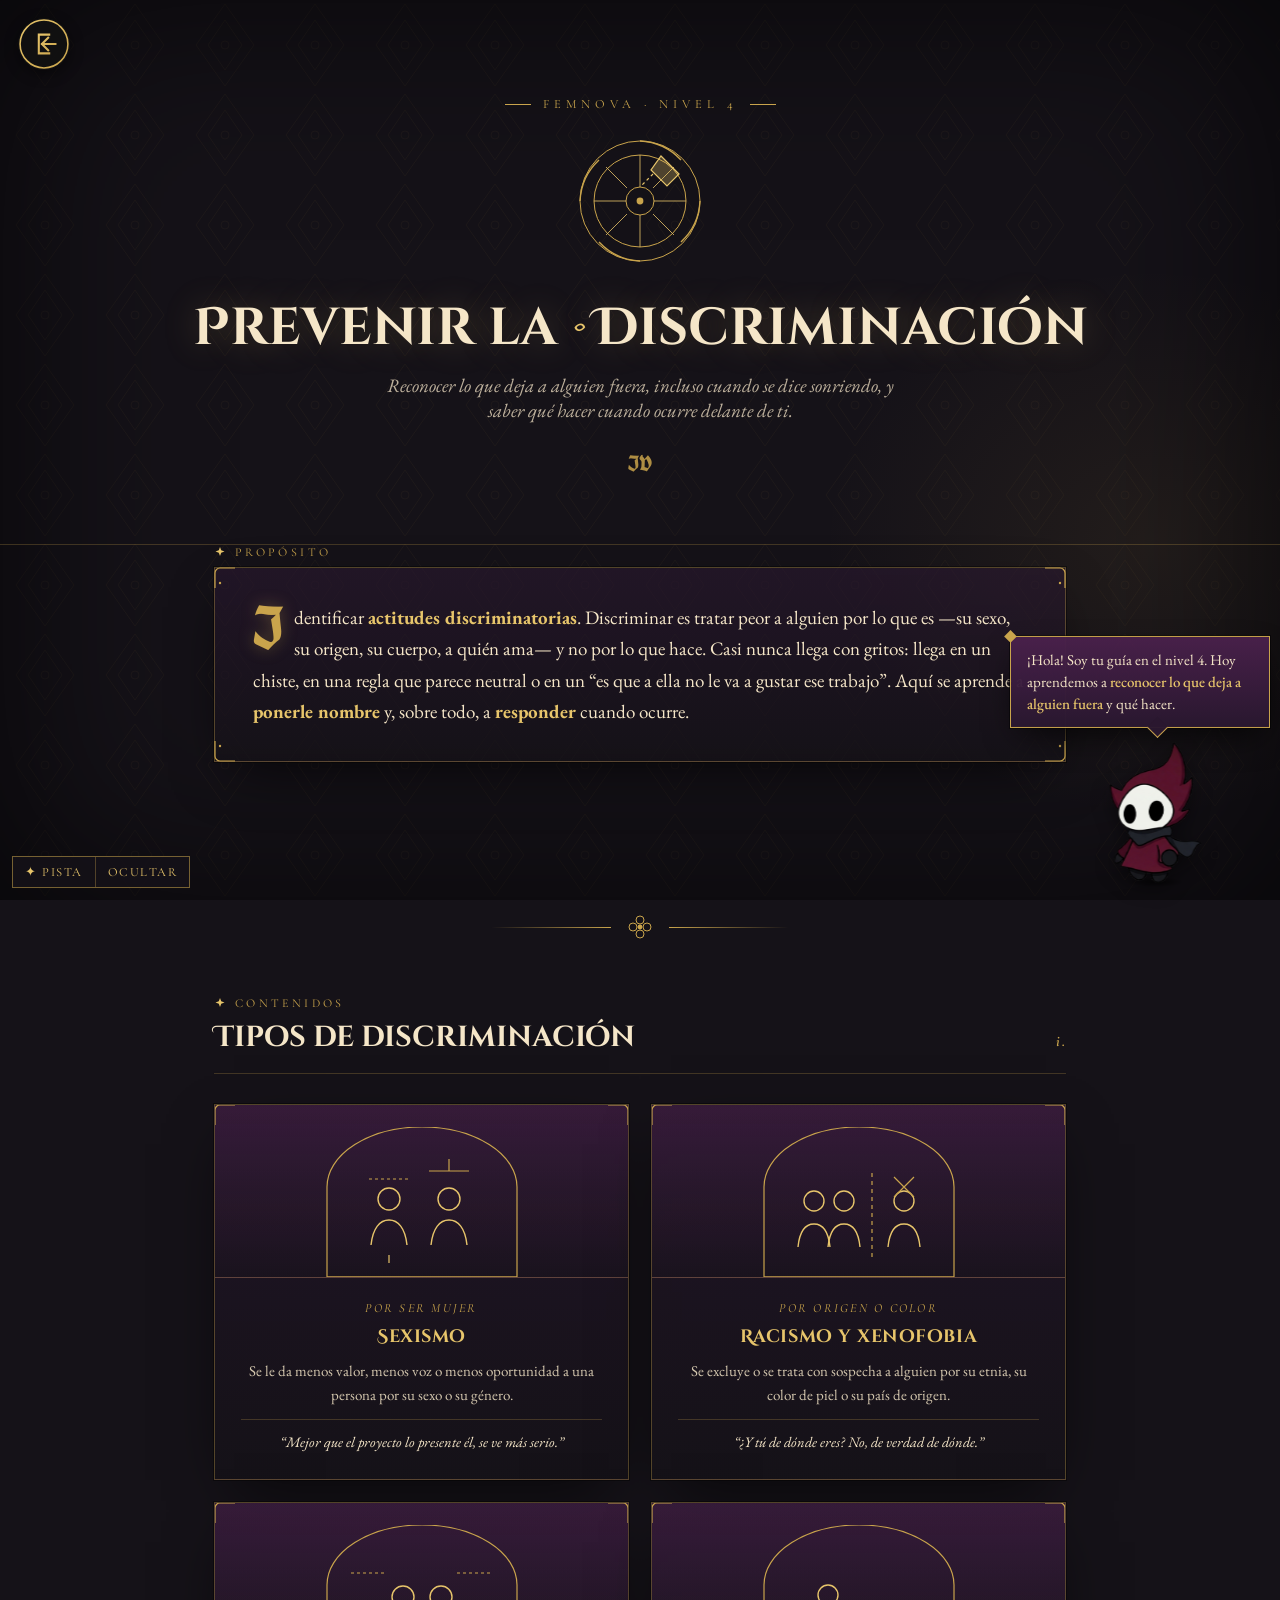
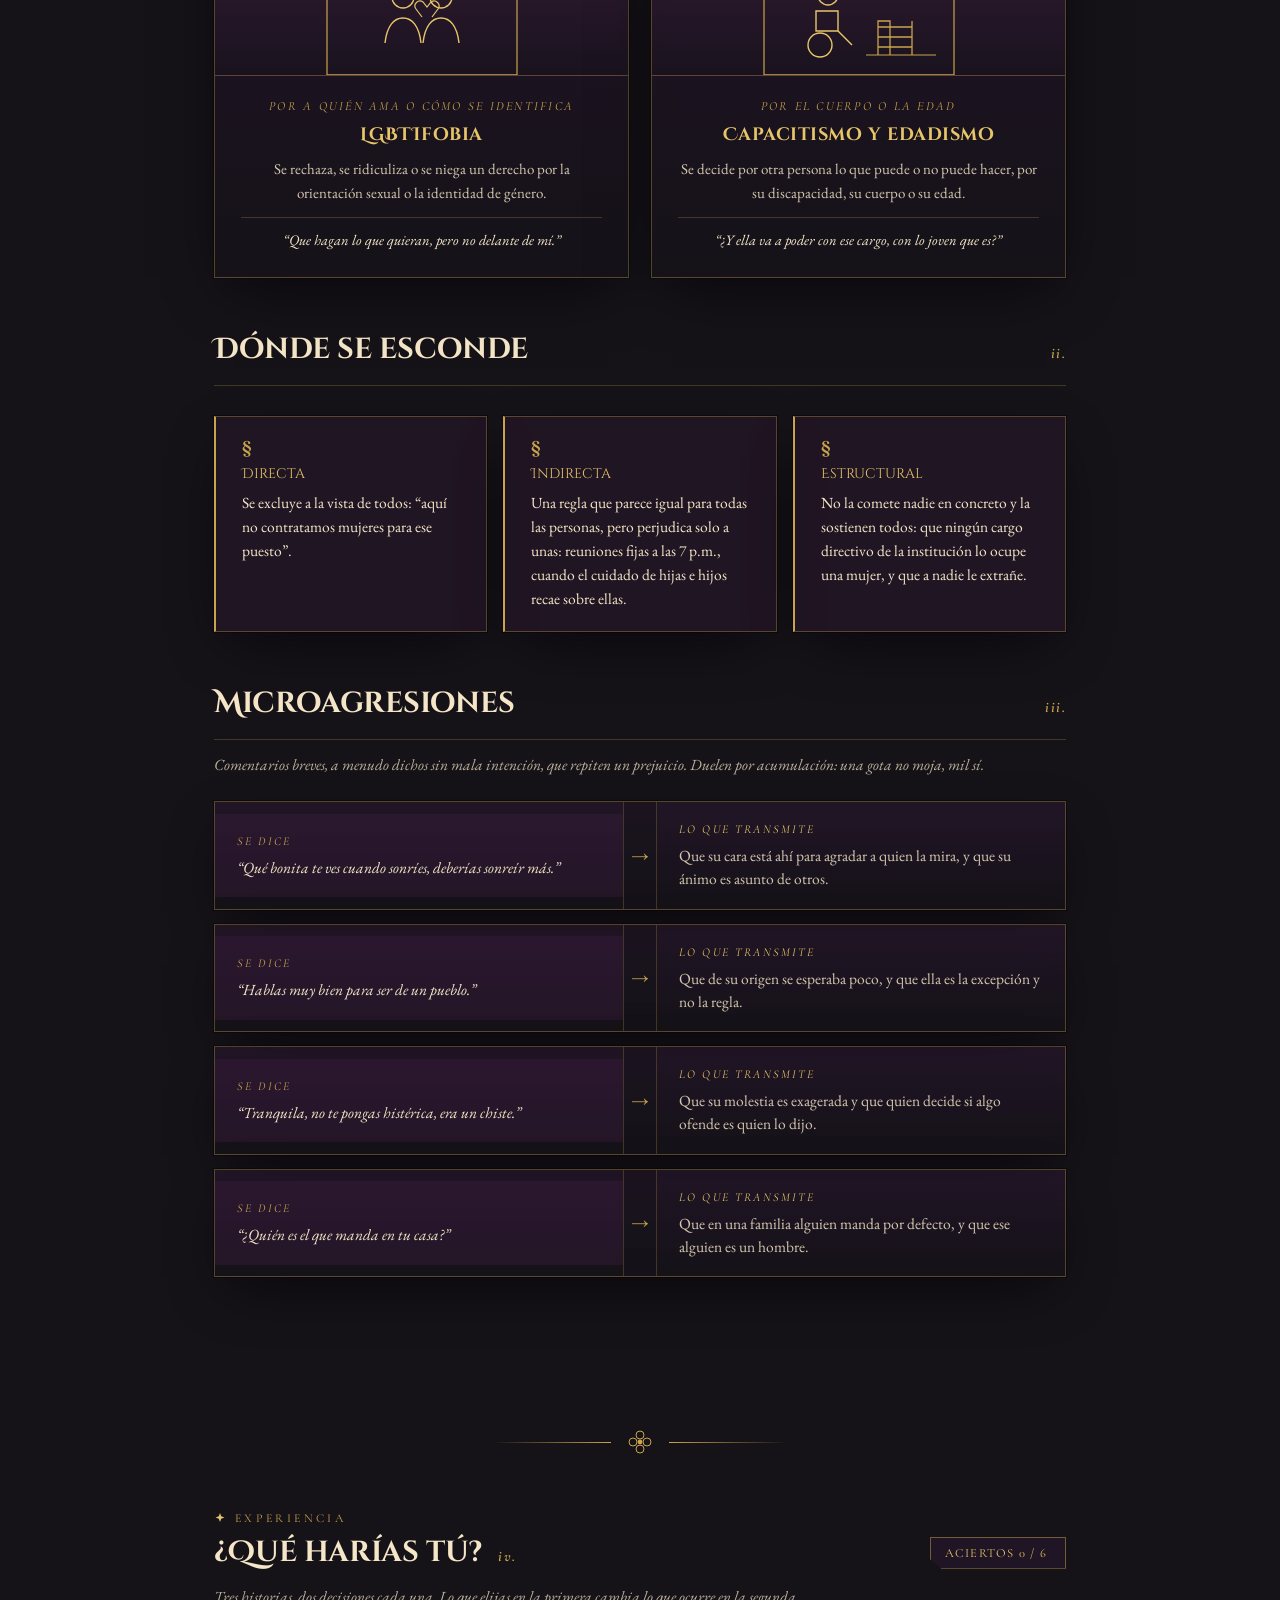
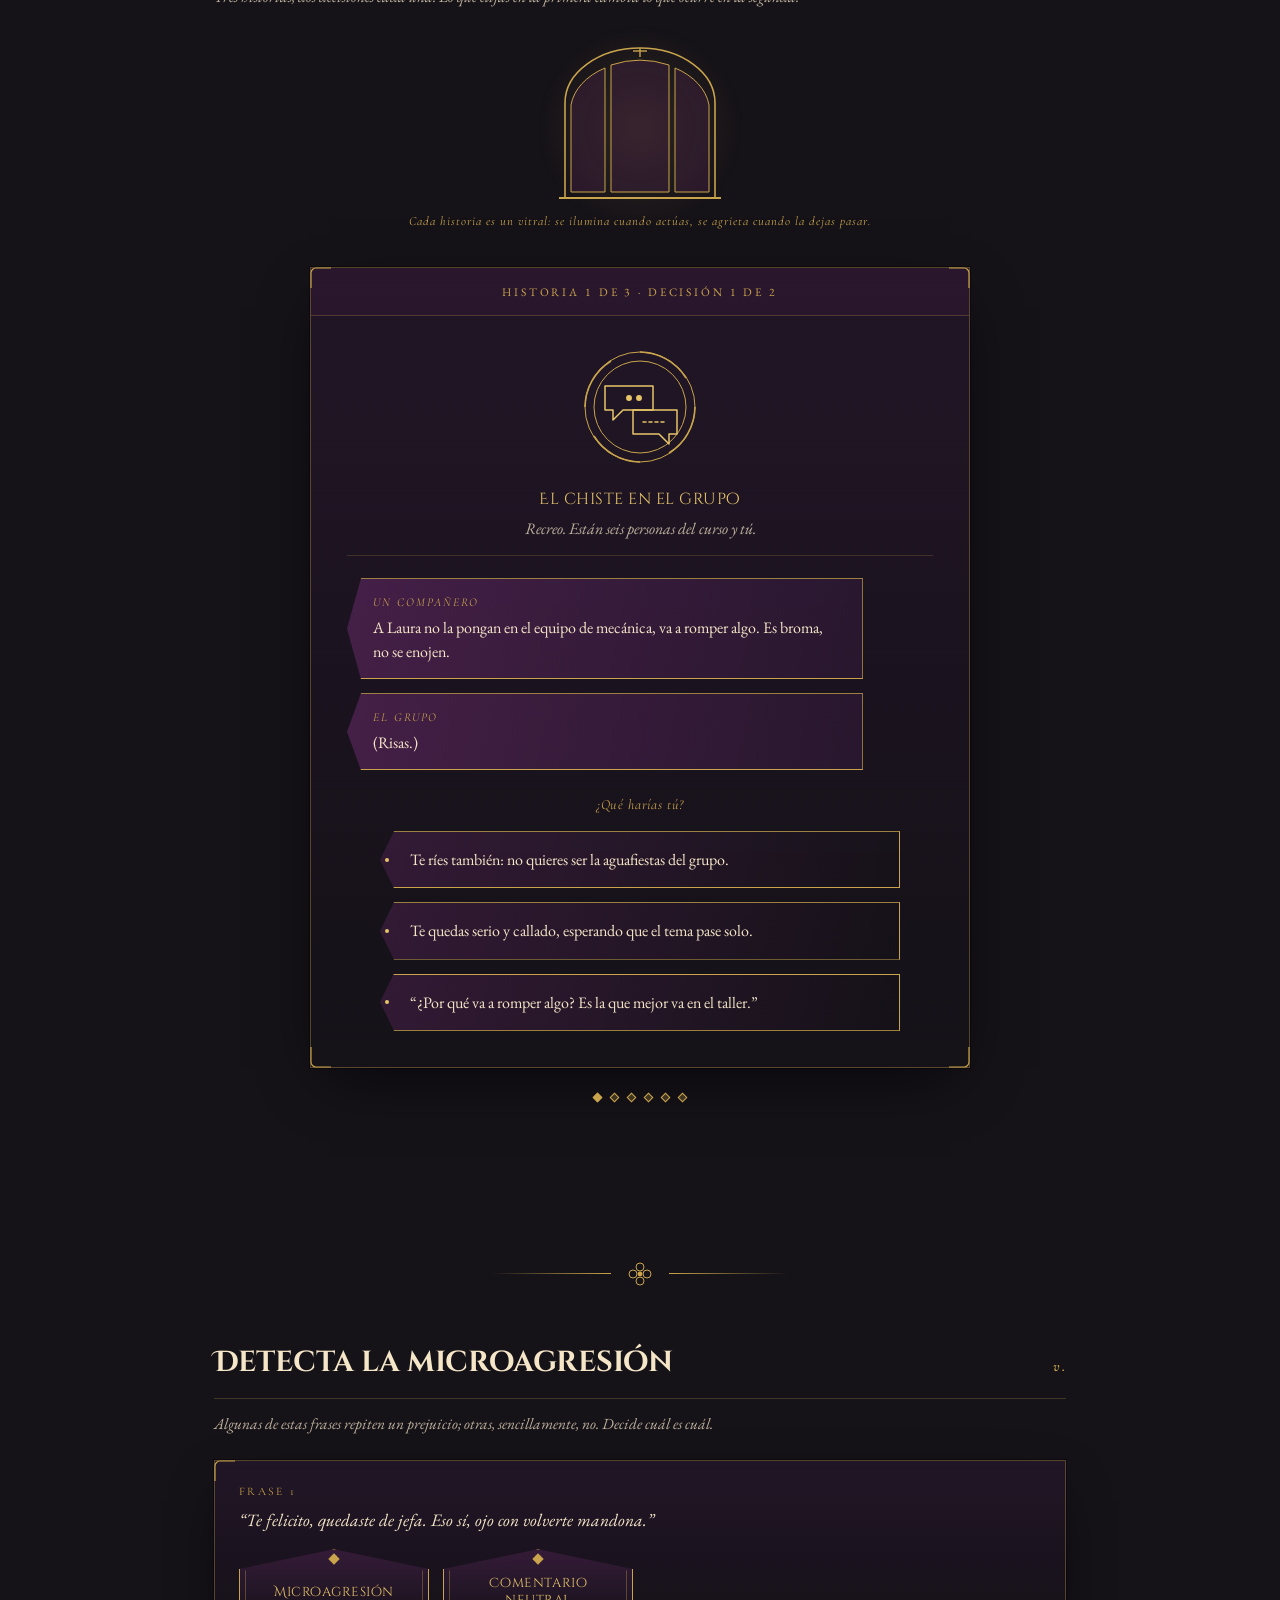
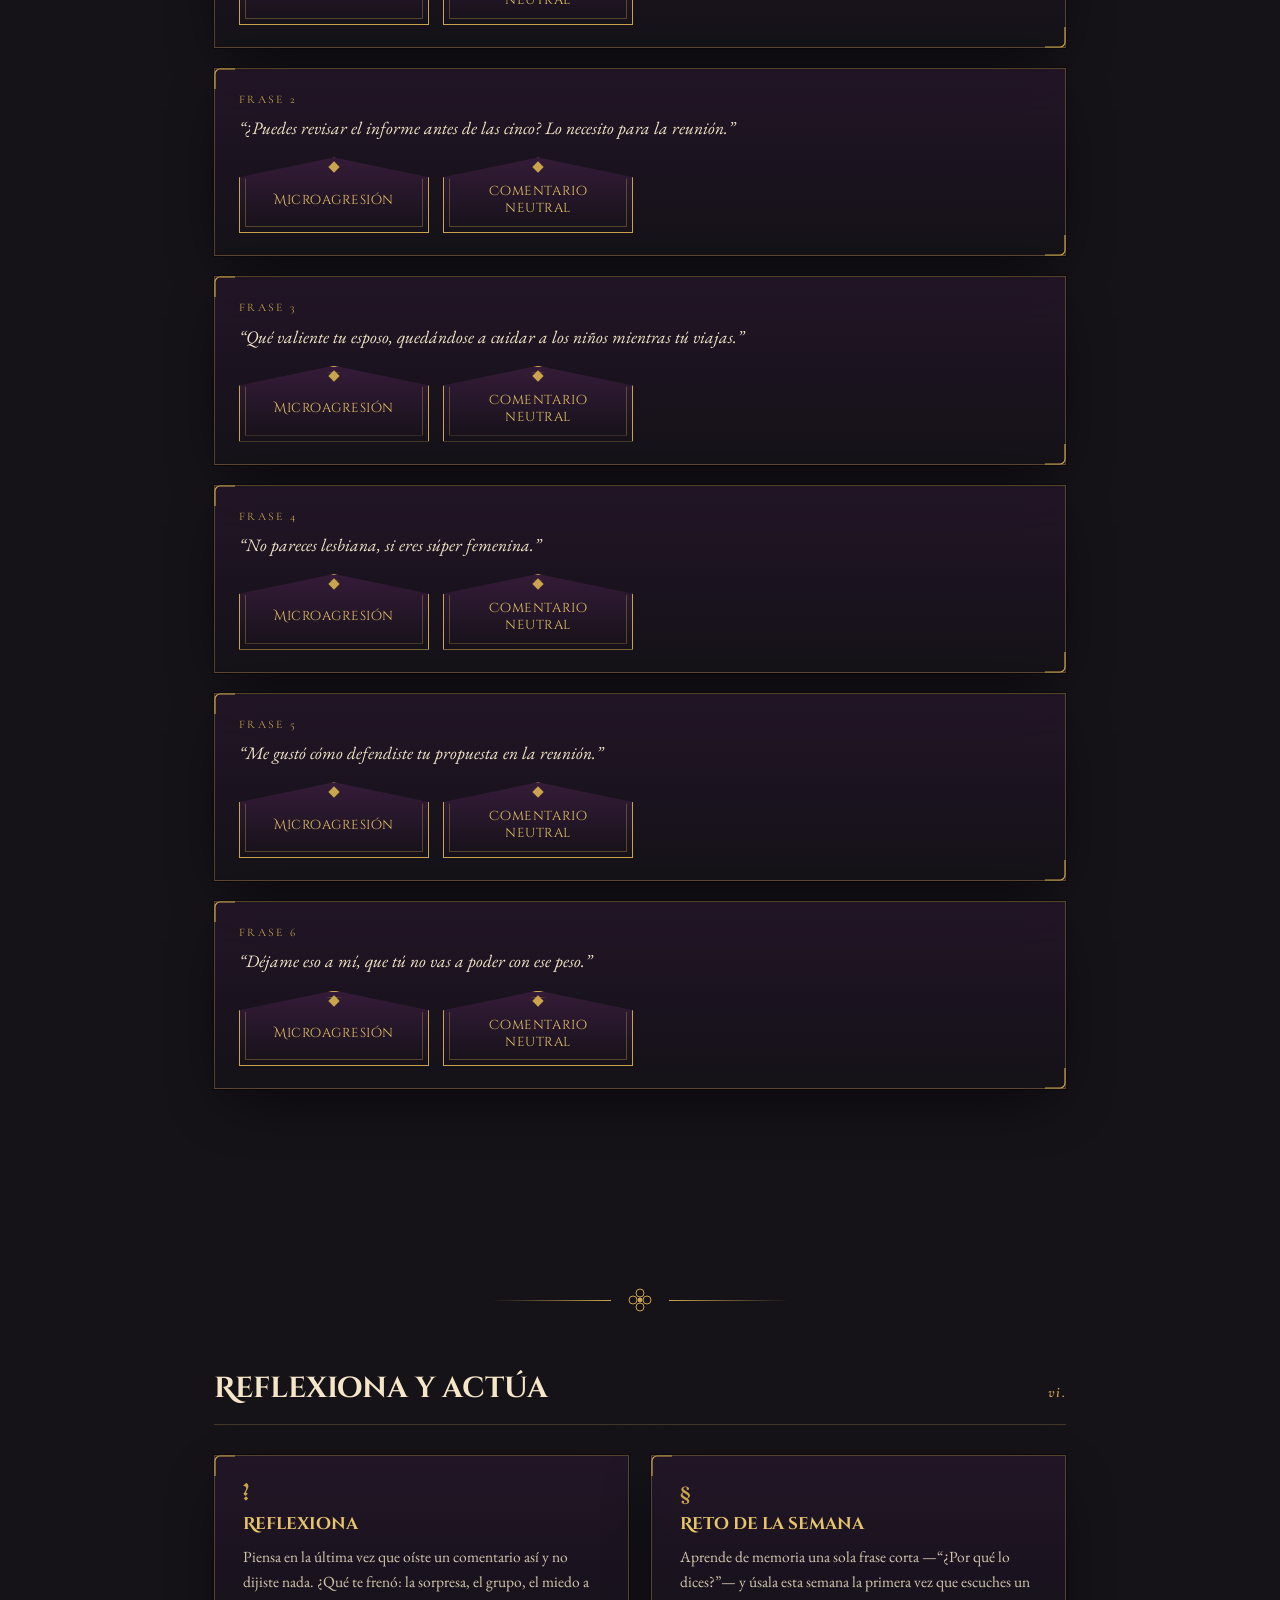
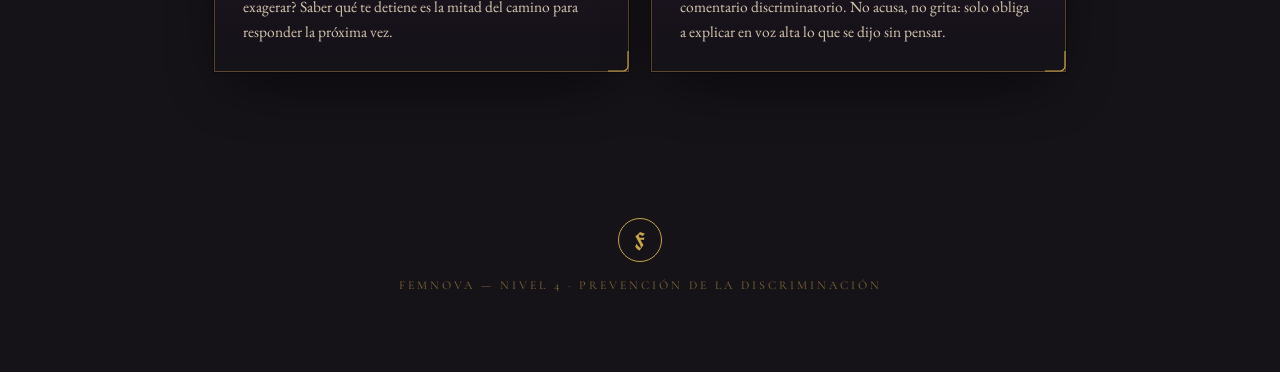
<file: juegosplus/Nivel 4/index.html>
<!DOCTYPE html>
<html lang="es">
<head>
<meta charset="UTF-8">
<meta name="viewport" content="width=device-width, initial-scale=1.0">
<title>FEMNOVA · Nivel 4: Prevención de la Discriminación</title>
<link rel="preconnect" href="https://fonts.googleapis.com">
<link href="https://fonts.googleapis.com/css2?family=Cinzel+Decorative:wght@400;700;900&family=Cormorant+Garamond:ital,wght@0,400;0,500;0,600;1,400;1,500&family=EB+Garamond:ital,wght@0,400;0,500;1,400&family=UnifrakturCook:wght@700&display=swap" rel="stylesheet">
<link rel="icon" type="image/png" href="img/logo.png">
<link rel="apple-touch-icon" href="img/logo.png">
<style>
  .back-to-top{position:fixed;left:20px;bottom:20px;width:56px;height:56px;padding:0;border:0;border-radius:50%;background:#000;cursor:pointer;z-index:1000;box-shadow:0 4px 14px rgba(0,0,0,.35);transition:transform .2s ease,box-shadow .2s ease}
  .back-to-top:hover,.back-to-top:focus-visible{transform:translateY(-3px);box-shadow:0 8px 20px rgba(201,164,76,.45);outline:none}
  .back-to-top svg{width:100%;height:100%;display:block}
  @media (max-width:480px){.back-to-top{width:48px;height:48px;left:14px;bottom:14px}}
</style>
<style>
  :root{
    --bg:#151218;
    --morado-osc:#2A1830;
    --morado:#4A214C;
    --dorado:#C9A44C;
    --dorado-claro:#E7C56B;
    --crema:#F5E6C8;
    --verde:#8fae6f;
    --rojo:#c98080;
  }
  *{box-sizing:border-box;}
  html,body{margin:0;padding:0;}
  ::selection{background:var(--dorado); color:var(--bg);}
  ::-webkit-scrollbar{width:10px;}
  ::-webkit-scrollbar-track{background:var(--bg);}
  ::-webkit-scrollbar-thumb{background:linear-gradient(var(--morado), var(--dorado)); border:2px solid var(--bg); border-radius:6px;}

  body{
    position:relative;
    background:
      radial-gradient(ellipse 700px 500px at 15% -5%, rgba(74,33,76,0.5), transparent 60%),
      radial-gradient(ellipse 600px 500px at 90% 8%, rgba(201,164,76,0.08), transparent 55%),
      var(--bg);
    color:var(--crema);
    font-family:'EB Garamond', serif;
    min-height:100vh;
  }

  /* static damask / diaper pattern — a real repeating textile motif, not an effect */
  .damask{
    position:fixed; inset:0; z-index:0; pointer-events:none;
    opacity:.05;
    background-image:url("data:image/svg+xml;utf8,<svg xmlns='http://www.w3.org/2000/svg' width='90' height='90'><g fill='none' stroke='%23C9A44C' stroke-width='1'><path d='M45 4 L74 45 L45 86 L16 45 Z'/><path d='M45 20 L62 45 L45 70 L28 45 Z'/><circle cx='45' cy='45' r='4'/></g></svg>");
    background-size:90px 90px;
  }
  body::after{
    content:"";
    position:fixed; inset:0; z-index:0; pointer-events:none;
    box-shadow: inset 0 0 200px rgba(0,0,0,0.7);
  }

  main{position:relative; z-index:1;}

  /* ---------- ornamental helpers ---------- */
  .ornament-divider{
    display:flex; align-items:center; justify-content:center; gap:16px;
    margin:56px auto; max-width:640px; padding:0 24px;
  }
  .ornament-divider .line{width:120px; height:1px; background:linear-gradient(90deg, transparent, var(--dorado));}
  .ornament-divider .line.right{background:linear-gradient(90deg, var(--dorado), transparent);}

  .gothic-frame{
    position:relative;
    border:1px solid rgba(201,164,76,0.35);
    background:linear-gradient(180deg, rgba(42,24,48,0.6), rgba(21,18,24,0.65));
    box-shadow: 0 0 0 1px rgba(0,0,0,0.4), 0 20px 60px -20px rgba(0,0,0,0.75);
  }
  .gothic-frame .corner{position:absolute; width:22px; height:22px; pointer-events:none;}
  .gothic-frame .corner svg{width:100%; height:100%;}
  .gothic-frame .corner.tl{top:-1px; left:-1px;}
  .gothic-frame .corner.tr{top:-1px; right:-1px; transform:scaleX(-1);}
  .gothic-frame .corner.bl{bottom:-1px; left:-1px; transform:scaleY(-1);}
  .gothic-frame .corner.br{bottom:-1px; right:-1px; transform:scale(-1,-1);}

  /* ---------- header ---------- */
  header{
    position:relative;
    padding:96px 24px 66px;
    text-align:center;
    border-bottom:1px solid rgba(201,164,76,0.25);
  }
  .kicker-line{display:flex; align-items:center; justify-content:center; gap:12px; margin-bottom:24px;}
  .kicker-line .tick{width:26px; height:1px; background:var(--dorado);}
  .eyebrow{
    font-family:'Cormorant Garamond', serif;
    letter-spacing:.4em; text-transform:uppercase; font-size:12.5px; color:var(--dorado);
  }
  h1.title{
    font-family:'Cinzel Decorative', serif; font-weight:700;
    font-size:clamp(30px, 5.4vw, 52px);
    margin:0 0 10px; color:var(--crema);
    text-shadow:0 0 34px rgba(231,197,107,0.25);
  }
  h1.title .amp{color:var(--dorado-claro); font-style:italic;}
  .subtitle{font-style:italic; font-size:19px; color:rgba(245,230,200,0.75); max-width:540px; margin:0 auto;}
  .roman-tag{
    display:inline-block; margin-top:26px;
    font-family:'UnifrakturCook', cursive; font-size:22px; color:var(--dorado); opacity:.85;
  }

  /* ---------- rose window (signature illustration) ---------- */
  .rose-window{width:130px; height:130px; margin:0 auto 22px;}

  /* ---------- section wrapper ---------- */
  section{max-width:900px; margin:0 auto; padding:0 24px 96px; position:relative;}
  .section-eyebrow{
    font-family:'Cormorant Garamond', serif; letter-spacing:.28em; text-transform:uppercase;
    font-size:12px; color:var(--dorado); margin-bottom:8px; display:flex; align-items:center; gap:9px;
  }
  .section-eyebrow svg{width:12px; height:12px; fill:var(--dorado-claro);}
  h2.section-title{
    font-family:'Cinzel Decorative', serif; font-size:clamp(22px,3.4vw,29px);
    margin:0 0 30px; color:var(--crema);
    border-bottom:1px solid rgba(201,164,76,.25); padding-bottom:16px;
    display:flex; align-items:baseline; justify-content:space-between; gap:16px; flex-wrap:wrap;
  }
  .section-title .roman{font-family:'Cormorant Garamond', serif; font-style:italic; font-size:15px; color:var(--dorado); letter-spacing:.1em;}

  /* purpose */
  .purpose-box{padding:34px 38px; font-size:19px; line-height:1.65; color:var(--crema);}
  .purpose-box strong{color:var(--dorado-claro);}
  .purpose-box .dropcap{
    float:left; font-family:'UnifrakturCook', cursive; font-size:60px; line-height:.7; color:var(--dorado);
    padding:6px 10px 0 0; text-shadow:0 0 16px rgba(201,164,76,.35);
  }

  /* ---------- concept cards: stained-glass arch illustrations ---------- */
  .concept-grid{display:grid; grid-template-columns:1fr 1fr; gap:22px;}
  @media(max-width:640px){.concept-grid{grid-template-columns:1fr;}}
  .concept-card{padding:0; overflow:hidden;}
  .concept-art{
    background:linear-gradient(180deg, rgba(74,33,76,0.5), rgba(21,18,24,0.3));
    border-bottom:1px solid rgba(201,164,76,.3);
    padding:22px 22px 0;
    display:flex; justify-content:center;
  }
  .concept-art svg{width:100%; max-width:210px; height:auto;}
  .concept-body{padding:22px 26px 28px; text-align:center;}
  .concept-body .versus{
    font-family:'Cormorant Garamond', serif; font-style:italic; color:var(--dorado);
    font-size:12.5px; letter-spacing:.18em; text-transform:uppercase; display:block; margin-bottom:8px;
  }
  .concept-body h3{font-family:'Cinzel Decorative', serif; font-size:18px; color:var(--dorado-claro); margin:0 0 10px; letter-spacing:.03em;}
  .concept-body p{font-size:15px; line-height:1.6; color:rgba(245,230,200,.85); margin:0;}
  .concept-body .quote{
    display:block; margin-top:12px; padding-top:12px; font-style:italic; font-size:14.5px;
    color:var(--crema); border-top:1px solid rgba(201,164,76,.25);
  }

  /* niveles: directa / indirecta / estructural */
  .examples-row{display:flex; flex-wrap:wrap; gap:16px; margin-top:26px;}
  .example-chip{flex:1 1 240px; padding:20px 22px 20px 26px; font-size:15.5px; line-height:1.55; border-left:2px solid var(--dorado); background:rgba(74,33,76,0.22); position:relative;}
  .example-chip .mark{font-family:'UnifrakturCook',cursive; color:var(--dorado); font-size:20px; display:block; margin-bottom:6px; line-height:1;}
  .example-chip strong{color:var(--dorado-claro); font-weight:normal; font-family:'Cinzel Decorative',serif; font-size:14px; display:block; margin-bottom:6px;}

  /* ---------- microagresiones: lo que se dice / lo que se oye ---------- */
  .lexicon{display:flex; flex-direction:column; gap:14px;}
  .lex-row{display:grid; grid-template-columns:1fr 34px 1fr; align-items:center; padding:0; overflow:hidden;}
  @media(max-width:640px){.lex-row{grid-template-columns:1fr;}}
  .lex-side{padding:18px 22px; font-size:15.5px; line-height:1.5;}
  .lex-side .lex-label{
    display:block; font-family:'Cormorant Garamond',serif; font-style:italic;
    font-size:12px; letter-spacing:.18em; text-transform:uppercase; color:var(--dorado); margin-bottom:6px;
  }
  .lex-side.old{background:rgba(74,33,76,0.28); color:var(--crema); font-style:italic;}
  .lex-arrow{
    display:flex; align-items:center; justify-content:center; height:100%;
    color:var(--dorado); font-size:18px; border-left:1px solid rgba(201,164,76,.25); border-right:1px solid rgba(201,164,76,.25);
    background:rgba(21,18,24,.4);
  }
  @media(max-width:640px){
    .lex-arrow{height:auto; padding:6px 0; border:none; border-top:1px solid rgba(201,164,76,.25); border-bottom:1px solid rgba(201,164,76,.25); transform:rotate(90deg) scale(.9);}
  }
  .lex-side.new{color:rgba(245,230,200,.85);}
  .lex-side.new .lex-label{color:var(--dorado-claro);}

  /* ---------- Activity 1: historias interactivas ---------- */
  .activity-header-row{display:flex; align-items:center; justify-content:space-between; flex-wrap:wrap; gap:14px; margin-bottom:6px;}
  .score-tag{
    position:relative;
    font-family:'Cormorant Garamond', serif; letter-spacing:.1em; text-transform:uppercase;
    font-size:12.5px; color:var(--dorado-claro);
    border:1px solid rgba(201,164,76,0.5); padding:7px 18px 7px 14px;
    background:rgba(42,24,48,0.55);
    clip-path:polygon(0 0, 100% 0, 100% 100%, 12px 100%, 0 70%);
  }

  /* vitral que se ilumina o se agrieta con cada decisión */
  .window-stage{display:flex; flex-direction:column; align-items:center; padding:36px 24px 30px; position:relative;}
  .window-glow{
    position:absolute; top:48%; left:50%; transform:translate(-50%,-50%);
    width:210px; height:210px; border-radius:50%;
    background:radial-gradient(circle, rgba(201,164,76,0.14), transparent 70%);
  }
  #windowSvg{width:190px; height:160px; overflow:visible; position:relative;}
  .pane{fill:rgba(74,33,76,0.35); transition:fill .6s ease;}
  .pane.lit{fill:rgba(231,197,107,0.38);}
  .crack{opacity:0; transition:opacity .5s ease;}
  .crack.show{opacity:1;}
  .window-legend{
    margin-top:10px; font-family:'Cormorant Garamond',serif; font-style:italic;
    font-size:12.5px; letter-spacing:.08em; color:var(--dorado); text-align:center;
  }

  .scenario-card{margin:8px auto 0; max-width:660px; width:100%; padding:0;}
  .scenario-top{
    display:flex; align-items:center; justify-content:center; gap:14px;
    padding:16px; border-bottom:1px solid rgba(201,164,76,.25);
    background:rgba(74,33,76,0.2);
  }
  .scenario-count{font-size:11.5px; letter-spacing:.25em; text-transform:uppercase; color:var(--dorado);}

  .scenario-body{padding:32px 36px 36px;}
  @media(max-width:560px){.scenario-body{padding:26px 20px 30px;}}

  /* medallion illustration frame — quatrefoil */
  .medallion{width:118px; height:118px; margin:0 auto 22px; display:block;}

  .scene-setting{
    text-align:center; font-style:italic; font-size:16px; color:rgba(245,230,200,.75);
    margin-bottom:22px; padding-bottom:16px; border-bottom:1px solid rgba(201,164,76,.2);
  }
  .story-name{
    font-family:'Cinzel Decorative',serif; font-size:16px; color:var(--dorado-claro);
    text-align:center; margin-bottom:8px; letter-spacing:.03em;
  }

  /* diálogo: banderolas medievales */
  .dialogue{display:flex; flex-direction:column; gap:14px; margin-bottom:26px;}
  .line-said{
    position:relative; max-width:88%;
    padding:14px 20px 14px 26px;
    background:linear-gradient(100deg, rgba(74,33,76,0.9), rgba(42,24,48,0.9));
    border:1px solid var(--dorado); border-left:none;
    font-size:16px; line-height:1.5; color:var(--crema);
    clip-path:polygon(14px 0, 100% 0, 100% 100%, 14px 100%, 0 50%);
  }
  .line-said .who{
    display:block; font-family:'Cormorant Garamond',serif; font-style:italic;
    font-size:12px; letter-spacing:.16em; text-transform:uppercase; color:var(--dorado); margin-bottom:5px;
  }
  .line-said.mine{
    align-self:flex-end; border:1px solid var(--dorado-claro); border-right:none;
    background:linear-gradient(260deg, rgba(74,33,76,0.9), rgba(42,24,48,0.9));
    clip-path:polygon(0 0, calc(100% - 14px) 0, 100% 50%, calc(100% - 14px) 100%, 0 100%);
    padding:14px 26px 14px 20px; text-align:right;
  }
  .line-said.mine .who{color:var(--dorado-claro);}
  .line-narr{
    max-width:100%; text-align:center; font-style:italic; font-size:15.5px; line-height:1.55;
    color:rgba(245,230,200,.8); padding:14px 18px;
    border-top:1px solid rgba(201,164,76,.25); border-bottom:1px solid rgba(201,164,76,.25);
    background:rgba(21,18,24,.4);
  }
  .line-narr .who{
    display:block; font-family:'Cormorant Garamond',serif; font-size:11.5px;
    letter-spacing:.2em; text-transform:uppercase; color:var(--dorado); margin-bottom:6px; font-style:normal;
  }

  .prompt-line{
    text-align:center; font-family:'Cormorant Garamond',serif; font-style:italic;
    font-size:14px; letter-spacing:.06em; color:var(--dorado); margin-bottom:18px;
  }

  /* botones de respuesta */
  .choice-col{display:flex; flex-direction:column; gap:14px; align-items:center;}
  .reply-btn{
    position:relative; width:100%; max-width:520px;
    padding:16px 22px 16px 30px; text-align:left;
    background:linear-gradient(100deg, rgba(74,33,76,0.55), rgba(21,18,24,0.55));
    border:1px solid var(--dorado); border-left:none;
    color:var(--crema); cursor:pointer;
    font-family:'EB Garamond', serif; font-size:16px; line-height:1.45;
    clip-path:polygon(14px 0, 100% 0, 100% 100%, 14px 100%, 0 50%);
    transition:background .25s ease, color .25s ease;
  }
  .reply-btn::before{
    content:""; position:absolute; left:5px; top:50%; transform:translateY(-50%);
    width:4px; height:4px; border-radius:50%; background:var(--dorado-claro);
  }
  .reply-btn:hover:not(:disabled), .reply-btn:focus-visible:not(:disabled){
    background:linear-gradient(100deg, var(--dorado), var(--dorado-claro)); color:var(--bg);
  }
  .reply-btn:disabled{opacity:.35; cursor:default;}
  .reply-btn.chosen{opacity:1;}
  .reply-btn.chosen.right{border-color:var(--verde); background:rgba(143,174,111,.14);}
  .reply-btn.chosen.wrong{border-color:var(--rojo); background:rgba(201,128,128,.12);}
  .reply-btn:focus-visible{outline:2px solid var(--dorado-claro); outline-offset:4px;}

  .feedback{
    margin-top:26px; padding:18px 22px 18px 24px; text-align:left;
    font-size:15.5px; line-height:1.6;
    background:rgba(42,24,48,0.5);
    border-left:3px double var(--dorado-claro);
    display:none;
  }
  .feedback.show{display:block;}
  .feedback.incorrect{border-left-color:#a95c5c;}
  .feedback .verdict{font-family:'Cinzel Decorative', serif; font-size:13px; letter-spacing:.05em; display:block; margin-bottom:6px;}
  .feedback.correct .verdict{color:var(--verde);}
  .feedback.incorrect .verdict{color:var(--rojo);}

  .next-btn{
    margin-top:24px; display:none;
    position:relative;
    font-family:'Cinzel Decorative', serif; font-size:13.5px; letter-spacing:.12em;
    padding:12px 34px; background:var(--morado);
    border:1px solid var(--dorado-claro); color:var(--crema); cursor:pointer;
    clip-path:polygon(6% 0, 94% 0, 100% 50%, 94% 100%, 6% 100%, 0 50%);
  }
  .next-btn:hover{background:var(--dorado); color:var(--bg);}
  .next-btn.show{display:inline-block;}

  .dots{display:flex; gap:10px; justify-content:center; align-items:center; margin-top:26px; padding-bottom:8px;}
  .dot{width:7px;height:7px; background:rgba(201,164,76,0.25); border:1px solid var(--dorado); transform:rotate(45deg);}
  .dot.active{background:var(--dorado);}
  .dot.done{background:var(--dorado-claro);}

  /* wax seal */
  .seal{
    display:none; width:104px; height:104px; margin:34px auto 0; border-radius:50%;
    background:radial-gradient(circle at 35% 30%, var(--dorado-claro), var(--dorado) 55%, #8a6b2c 100%);
    align-items:center; justify-content:center; flex-direction:column;
    box-shadow:0 10px 26px rgba(0,0,0,.5), inset 0 -6px 12px rgba(0,0,0,.25), inset 0 6px 10px rgba(255,255,255,.25);
    border:2px solid var(--morado-osc);
  }
  .seal.show{display:flex;}
  .seal .roman-num{font-family:'Cinzel Decorative', serif; font-size:24px; color:var(--bg); font-weight:700;}
  .seal .seal-label{font-family:'Cormorant Garamond', serif; font-size:9.5px; letter-spacing:.15em; text-transform:uppercase; color:var(--bg); opacity:.75; margin-top:2px;}

  /* aviso tema sensible */
  .tag-sensible{
    display:inline-flex; align-items:center; gap:7px; margin-top:14px;
    font-size:12px; letter-spacing:.1em; color:var(--dorado); font-family:'Cormorant Garamond',serif; text-transform:uppercase;
    border-top:1px solid rgba(201,164,76,.25); padding-top:12px;
  }
  .tag-sensible svg{width:9px; height:9px; fill:var(--dorado);}

  /* ---------- Activity 2: detectar microagresiones ---------- */
  .detect-list{display:flex; flex-direction:column; gap:20px;}
  .detect-card{padding:22px 24px;}
  .detect-phrase{font-size:17.5px; line-height:1.5; font-style:italic; color:var(--crema); margin-bottom:16px;}
  .detect-phrase .heard{
    display:block; font-family:'Cormorant Garamond',serif; font-style:normal;
    font-size:11.5px; letter-spacing:.2em; text-transform:uppercase; color:var(--dorado); margin-bottom:7px;
  }
  .detect-row{display:flex; gap:14px; flex-wrap:wrap;}
  .arch-btn{
    --w:190px;
    position:relative; width:var(--w);
    padding:26px 14px 16px;
    background:linear-gradient(180deg, rgba(74,33,76,0.55), rgba(21,18,24,0.55));
    border:none; cursor:pointer;
    clip-path:polygon(50% 0%, 100% 26%, 100% 100%, 0% 100%, 0% 26%);
    color:var(--dorado-claro);
    font-family:'Cinzel Decorative', serif;
    font-size:13px; letter-spacing:.04em; line-height:1.3;
    transition:background .25s ease, color .25s ease;
  }
  .arch-btn .frame{
    position:absolute; inset:0;
    clip-path:polygon(50% 0%, 100% 26%, 100% 100%, 0% 100%, 0% 26%);
    border:1px solid var(--dorado); pointer-events:none;
  }
  .arch-btn .frame::before{
    content:""; position:absolute; inset:5px;
    clip-path:polygon(50% 0%, 100% 24%, 100% 100%, 0% 100%, 0% 24%);
    border:1px solid rgba(201,164,76,0.35);
  }
  .arch-btn .keystone{
    position:absolute; top:6px; left:50%; transform:translateX(-50%) rotate(45deg);
    width:8px; height:8px; background:var(--dorado);
  }
  .arch-btn:hover:not(:disabled), .arch-btn:focus-visible:not(:disabled){
    background:linear-gradient(180deg, var(--dorado), var(--dorado-claro)); color:var(--bg);
  }
  .arch-btn:hover:not(:disabled) .keystone, .arch-btn:focus-visible:not(:disabled) .keystone{background:var(--bg);}
  .arch-btn:disabled{opacity:.35; cursor:default;}
  .arch-btn.chosen{opacity:1;}
  .arch-btn.chosen.right .frame{border-color:var(--verde);}
  .arch-btn.chosen.wrong .frame{border-color:var(--rojo);}
  .arch-btn:focus-visible{outline:2px solid var(--dorado-claro); outline-offset:4px;}

  .detect-note{
    display:none; margin-top:16px; padding:14px 18px; font-size:15px; line-height:1.55;
    background:rgba(42,24,48,0.5); border-left:3px double var(--dorado-claro);
  }
  .detect-note.show{display:block;}
  .drag-status{text-align:center; margin-top:26px; font-size:14px; color:var(--dorado); min-height:20px; font-family:'Cormorant Garamond', serif; letter-spacing:.05em;}

  /* ---------- reflexión / reto ---------- */
  .closing-grid{display:grid; grid-template-columns:1fr 1fr; gap:22px;}
  @media(max-width:640px){.closing-grid{grid-template-columns:1fr;}}
  .closing-card{padding:26px 28px;}
  .closing-card .mark{font-family:'UnifrakturCook',cursive; color:var(--dorado); font-size:22px; display:block; margin-bottom:8px; line-height:1;}
  .closing-card h3{font-family:'Cinzel Decorative',serif; font-size:17px; color:var(--dorado-claro); margin:0 0 10px;}
  .closing-card p{margin:0; font-size:15.5px; line-height:1.6; color:rgba(245,230,200,.85);}

  footer{text-align:center; padding:50px 24px 80px; position:relative; z-index:1;}
  .footer-monogram{width:44px; height:44px; margin:0 auto 16px; border:1px solid var(--dorado); border-radius:50%; display:flex; align-items:center; justify-content:center; font-family:'UnifrakturCook', cursive; color:var(--dorado); font-size:20px;}
  footer .foot-text{font-family:'Cormorant Garamond', serif; letter-spacing:.25em; text-transform:uppercase; font-size:12px; color:rgba(201,164,76,0.6);}

  @media (prefers-reduced-motion: reduce){
    .pane,.crack,.reply-btn,.arch-btn{transition:none !important;}
  }

  /* ================= PERSONAJE GUÍA ================= */
  .mascot{
    position:fixed; left:0; top:0; z-index:50; pointer-events:none;
    --mw:92px; --mh:141px; width:var(--mw); height:var(--mh);
    will-change:transform; opacity:0; transition:opacity .4s ease;
  }
  .mascot.ready{opacity:1;}
  .mascot.off,.mascot-bubble.off{display:none;}
  @media(max-width:640px){ .mascot{--mw:68px; --mh:104px;} }
  .m-shadow{position:absolute; left:50%; bottom:-4px; width:62%; height:10px; transform:translateX(-50%);
    background:radial-gradient(ellipse, rgba(0,0,0,.55), transparent 70%);}
  .m-flip{position:absolute; inset:0; transition:transform .25s ease;}
  .m-lean{position:absolute; inset:0; transform-origin:50% 100%; transition:transform .35s ease; transform:rotate(var(--lean,0deg));}
  .m-anim{position:absolute; inset:0; transform-origin:50% 100%;}
  .m-anim img{width:100%; height:100%; display:block; filter:drop-shadow(0 6px 10px rgba(0,0,0,.45)); user-select:none; -webkit-user-drag:none;}

  .a-idle{animation:mIdle 2.6s ease-in-out infinite;}
  .a-walk{animation:mWalk .3s ease-in-out infinite;}
  .a-jump{animation:mJump .75s cubic-bezier(.3,.7,.4,1) 1;}
  .a-shake{animation:mShake .7s ease-in-out 1;}
  .a-sad{animation:mSad 1.1s ease-out 1 forwards;}
  .a-think{animation:mThink 1.6s ease-in-out infinite;}
  .a-excited{animation:mExcited .45s ease-in-out infinite;}
  @keyframes mIdle{0%,100%{transform:translateY(0) scale(1,1);}50%{transform:translateY(-4px) scale(.99,1.015);}}
  @keyframes mWalk{0%,100%{transform:translateY(0) rotate(-3deg);}50%{transform:translateY(-9px) rotate(3deg);}}
  @keyframes mJump{0%{transform:translateY(0) scale(1.12,.86);}35%{transform:translateY(-44px) scale(.94,1.08) rotate(-4deg);}70%{transform:translateY(0) scale(1.1,.9);}100%{transform:translateY(0) scale(1,1);}}
  @keyframes mShake{0%,100%{transform:translateX(0) rotate(0);}15%{transform:translateX(-7px) rotate(-5deg);}30%{transform:translateX(7px) rotate(5deg);}45%{transform:translateX(-5px) rotate(-3deg);}60%{transform:translateX(5px) rotate(3deg);}80%{transform:translateX(-2px);}}
  @keyframes mSad{0%{transform:scale(1,1);}40%{transform:scale(1.04,.88) rotate(-4deg);}100%{transform:scale(1.02,.9) rotate(-3deg);}}
  @keyframes mThink{0%,100%{transform:rotate(-4deg);}50%{transform:rotate(4deg) translateY(-2px);}}
  @keyframes mExcited{0%,100%{transform:translateY(0) rotate(-4deg);}50%{transform:translateY(-12px) rotate(4deg);}}

  .mascot-bubble{
    position:fixed; left:0; top:0; z-index:51; pointer-events:none;
    max-width:min(260px, calc(100vw - 32px)); padding:12px 16px 13px;
    font-family:'EB Garamond',Georgia,serif; font-size:15px; line-height:1.45; color:#F5E6C8;
    background:linear-gradient(180deg, rgba(74,33,76,.97), rgba(42,24,48,.97));
    border:1px solid #C9A44C; box-shadow:0 0 0 1px rgba(0,0,0,.5), 0 14px 34px -10px rgba(0,0,0,.8);
    opacity:0; transform:translateY(6px) scale(.96); transition:opacity .25s ease;
  }
  .mascot-bubble.show{opacity:1;}
  .mascot-bubble::before{content:""; position:absolute; top:-5px; left:-5px; width:9px; height:9px; background:#C9A44C; transform:rotate(45deg);}
  .mascot-bubble::after{content:""; position:absolute; bottom:-8px; left:var(--tail,40px); width:14px; height:14px;
    background:rgba(42,24,48,.97); border-right:1px solid #C9A44C; border-bottom:1px solid #C9A44C; transform:rotate(45deg);}
  .mascot-bubble.below::after{bottom:auto; top:-8px; transform:rotate(225deg);}
  .mascot-bubble b{color:#E7C56B; font-weight:500;}
  .mascot-bubble i{color:#E7C56B;}
  .mascot-bubble.good{border-color:#8fae6f;}
  .mascot-bubble.bad{border-color:#c98080;}

  .m-spark{position:fixed; z-index:52; pointer-events:none; width:9px; height:9px; transform:rotate(45deg);}

    .mascot-ctrl{
    position:fixed; left:12px; bottom:12px; z-index:999; display:flex;
    font-family:'Cormorant Garamond',Georgia,serif; font-size:12.5px; letter-spacing:.12em; text-transform:uppercase;
    border:1px solid rgba(201,164,76,.55); background:rgba(21,18,24,.88);
  }
    .mascot-ctrl button{background:none; border:none; color:#E7C56B; cursor:pointer; padding:7px 12px; font:inherit; letter-spacing:inherit; text-transform:inherit;}
  .mascot-ctrl button + button{border-left:1px solid rgba(201,164,76,.35);}
  .mascot-ctrl button:hover,.mascot-ctrl button:focus-visible{background:#C9A44C; color:#151218; outline:none;}

  @media (prefers-reduced-motion: reduce){
    .a-idle,.a-walk,.a-jump,.a-shake,.a-sad,.a-think,.a-excited{animation:none !important;}
  }
</style>
<style>
/* Botón dorado de salida (arriba a la izquierda) */
.exit-btn{
  position:fixed; top:18px; left:18px; z-index:1000;
  width:52px; height:52px; padding:0;
  display:flex; align-items:center; justify-content:center;
  background:rgba(18,18,18,.82); border:0; border-radius:50%;
  cursor:pointer; text-decoration:none;
  box-shadow:0 4px 14px rgba(0,0,0,.45);
  transition:transform .2s ease, box-shadow .2s ease;
}
.exit-btn svg{width:100%; height:100%; display:block}
.exit-btn:hover,.exit-btn:focus-visible{
  transform:scale(1.08);
  box-shadow:0 0 0 2px rgba(231,197,107,.35), 0 6px 18px rgba(0,0,0,.55);
  outline:none;
}
@media (max-width:600px){ .exit-btn{top:12px; left:12px; width:46px; height:46px} }
</style>
</head>
<body>
  <a class="exit-btn" id="exitBtn" href="index.html" aria-label="Salir del nivel" title="Salir">
  <svg viewBox="0 0 100 100" aria-hidden="true">
    <defs>
      <linearGradient id="oroSalir" x1="0" y1="0" x2="1" y2="1">
        <stop offset="0" stop-color="#E7C56B"/><stop offset="1" stop-color="#C9A44C"/>
      </linearGradient>
    </defs>
    <circle cx="50" cy="50" r="46" fill="none" stroke="url(#oroSalir)" stroke-width="3"/>
    <path d="M60 32H40V68H60M72 50H46M58 38L46 50L58 62" fill="none" stroke="url(#oroSalir)" stroke-width="4" stroke-linecap="square"/>
  </svg>
</a>
<div class="damask"></div>

<main>
<header>
  <div class="kicker-line"><div class="tick"></div><span class="eyebrow">Femnova · Nivel 4</span><div class="tick"></div></div>

  <!-- Rosetón: un vitral con una sección excluida, y la mano que la devuelve al círculo -->
  <svg class="rose-window" viewBox="0 0 130 130">
    <g fill="none" stroke="#C9A44C" stroke-width="1">
      <circle cx="65" cy="65" r="60"/>
      <circle cx="65" cy="65" r="46"/>
      <circle cx="65" cy="65" r="14"/>
      <g stroke="#E7C56B" stroke-width="0.8">
        <path d="M65 19 L65 51"/><path d="M65 111 L65 79"/>
        <path d="M19 65 L51 65"/><path d="M111 65 L79 65"/>
        <path d="M31 31 L52 52"/><path d="M99 99 L78 78"/>
        <path d="M99 31 L78 52"/><path d="M31 99 L52 78"/>
      </g>
      <path d="M65 5 A60 60 0 0 1 106 24" stroke-width="1.4"/>
      <path d="M125 65 A60 60 0 0 1 106 106" stroke-width="1.4"/>
      <path d="M65 125 A60 60 0 0 1 24 106" stroke-width="1.4"/>
      <path d="M5 65 A60 60 0 0 1 24 24" stroke-width="1.4"/>
    </g>
    <!-- gajo desprendido: la pieza excluida -->
    <g fill="rgba(231,197,107,0.28)" stroke="#E7C56B" stroke-width="1.2">
      <path d="M86 20 L104 38 L92 50 L76 34 Z"/>
    </g>
    <!-- línea que la devuelve al conjunto -->
    <path d="M78 38 L66 50" stroke="#E7C56B" stroke-width="1.2" stroke-dasharray="3 3" fill="none"/>
    <g fill="#C9A44C">
      <circle cx="65" cy="65" r="3.4"/>
    </g>
  </svg>

  <h1 class="title">Prevenir la <span class="amp">·</span> Discriminación</h1>
  <p class="subtitle">Reconocer lo que deja a alguien fuera, incluso cuando se dice sonriendo, y saber qué hacer cuando ocurre delante de ti.</p>
  <div class="roman-tag">IV</div>
</header>

<section>
  <div class="section-eyebrow"><svg viewBox="0 0 24 24"><path d="M12 2l2.4 6.6L21 11l-6.6 2.4L12 20l-2.4-6.6L3 11l6.6-2.4z"/></svg>Propósito</div>
  <div class="gothic-frame purpose-box">
    <div class="corner tl"><svg viewBox="0 0 22 22"><path d="M1 21V6a5 5 0 015-5h15" fill="none" stroke="#C9A44C" stroke-width="1.2"/><circle cx="6" cy="16" r="1.2" fill="#C9A44C"/></svg></div>
    <div class="corner tr"><svg viewBox="0 0 22 22"><path d="M1 21V6a5 5 0 015-5h15" fill="none" stroke="#C9A44C" stroke-width="1.2"/><circle cx="6" cy="16" r="1.2" fill="#C9A44C"/></svg></div>
    <div class="corner bl"><svg viewBox="0 0 22 22"><path d="M1 21V6a5 5 0 015-5h15" fill="none" stroke="#C9A44C" stroke-width="1.2"/><circle cx="6" cy="16" r="1.2" fill="#C9A44C"/></svg></div>
    <div class="corner br"><svg viewBox="0 0 22 22"><path d="M1 21V6a5 5 0 015-5h15" fill="none" stroke="#C9A44C" stroke-width="1.2"/><circle cx="6" cy="16" r="1.2" fill="#C9A44C"/></svg></div>
    <span class="dropcap">I</span>dentificar <strong>actitudes discriminatorias</strong>. Discriminar es tratar peor a alguien por lo que es —su sexo, su origen, su cuerpo, a quién ama— y no por lo que hace. Casi nunca llega con gritos: llega en un chiste, en una regla que parece neutral o en un “es que a ella no le va a gustar ese trabajo”. Aquí se aprende a <strong>ponerle nombre</strong> y, sobre todo, a <strong>responder</strong> cuando ocurre.
  </div>
</section>

<div class="ornament-divider">
  <div class="line"></div>
  <svg width="26" height="26" viewBox="0 0 26 26"><g fill="none" stroke="#C9A44C" stroke-width="1"><circle cx="13" cy="6" r="4"/><circle cx="20" cy="13" r="4"/><circle cx="13" cy="20" r="4"/><circle cx="6" cy="13" r="4"/><circle cx="13" cy="13" r="2.4" fill="#C9A44C" stroke="none"/></g></svg>
  <div class="line right"></div>
</div>

<section>
  <div class="section-eyebrow"><svg viewBox="0 0 24 24"><path d="M12 2l2.4 6.6L21 11l-6.6 2.4L12 20l-2.4-6.6L3 11l6.6-2.4z"/></svg>Contenidos</div>
  <h2 class="section-title">Tipos de discriminación <span class="roman">i.</span></h2>
  <div class="concept-grid">

    <div class="gothic-frame concept-card">
      <div class="corner tl"><svg viewBox="0 0 22 22"><path d="M1 21V6a5 5 0 015-5h15" fill="none" stroke="#C9A44C" stroke-width="1.2"/></svg></div>
      <div class="corner tr"><svg viewBox="0 0 22 22"><path d="M1 21V6a5 5 0 015-5h15" fill="none" stroke="#C9A44C" stroke-width="1.2"/></svg></div>
      <div class="concept-art">
        <svg viewBox="0 0 210 150">
          <path d="M10 150 V60 A95 60 0 0 1 200 60 V150 Z" fill="none" stroke="#C9A44C" stroke-width="1.2"/>
          <line x1="10" y1="150" x2="200" y2="150" stroke="#C9A44C" stroke-width="1.2"/>
          <g stroke="#E7C56B" stroke-width="1.4" fill="none">
            <circle cx="72" cy="72" r="11"/>
            <path d="M54 118c1.8-17 9-25 18-25s16.2 8 18 25"/>
            <circle cx="132" cy="72" r="11"/>
            <path d="M114 118c1.8-17 9-25 18-25s16.2 8 18 25"/>
          </g>
          <g stroke="#C9A44C" stroke-width="1.2" fill="none">
            <path d="M52 52 h40" stroke-dasharray="3 3"/>
            <path d="M112 44 h40"/>
            <path d="M132 44 v-12"/>
          </g>
          <path d="M72 128 v8" stroke="#E7C56B" stroke-width="1.2"/>
        </svg>
      </div>
      <div class="concept-body">
        <span class="versus">Por ser mujer</span>
        <h3>Sexismo</h3>
        <p>Se le da menos valor, menos voz o menos oportunidad a una persona por su sexo o su género.</p>
        <span class="quote">“Mejor que el proyecto lo presente él, se ve más serio.”</span>
      </div>
    </div>

    <div class="gothic-frame concept-card">
      <div class="corner tl"><svg viewBox="0 0 22 22"><path d="M1 21V6a5 5 0 015-5h15" fill="none" stroke="#C9A44C" stroke-width="1.2"/></svg></div>
      <div class="corner tr"><svg viewBox="0 0 22 22"><path d="M1 21V6a5 5 0 015-5h15" fill="none" stroke="#C9A44C" stroke-width="1.2"/></svg></div>
      <div class="concept-art">
        <svg viewBox="0 0 210 150">
          <path d="M10 150 V60 A95 60 0 0 1 200 60 V150 Z" fill="none" stroke="#C9A44C" stroke-width="1.2"/>
          <line x1="10" y1="150" x2="200" y2="150" stroke="#C9A44C" stroke-width="1.2"/>
          <g stroke="#E7C56B" stroke-width="1.4" fill="none">
            <circle cx="60" cy="74" r="10"/><path d="M44 120c1.6-16 8-23 16-23s14.4 7 16 23"/>
            <circle cx="90" cy="74" r="10"/><path d="M74 120c1.6-16 8-23 16-23s14.4 7 16 23"/>
            <circle cx="150" cy="74" r="10"/><path d="M134 120c1.6-16 8-23 16-23s14.4 7 16 23"/>
          </g>
          <line x1="118" y1="46" x2="118" y2="132" stroke="#C9A44C" stroke-width="1.2" stroke-dasharray="4 4"/>
          <path d="M140 50 l20 20 M160 50 l-20 20" stroke="#C9A44C" stroke-width="1.2"/>
        </svg>
      </div>
      <div class="concept-body">
        <span class="versus">Por origen o color</span>
        <h3>Racismo y xenofobia</h3>
        <p>Se excluye o se trata con sospecha a alguien por su etnia, su color de piel o su país de origen.</p>
        <span class="quote">“¿Y tú de dónde eres? No, de verdad de dónde.”</span>
      </div>
    </div>

    <div class="gothic-frame concept-card">
      <div class="corner tl"><svg viewBox="0 0 22 22"><path d="M1 21V6a5 5 0 015-5h15" fill="none" stroke="#C9A44C" stroke-width="1.2"/></svg></div>
      <div class="corner tr"><svg viewBox="0 0 22 22"><path d="M1 21V6a5 5 0 015-5h15" fill="none" stroke="#C9A44C" stroke-width="1.2"/></svg></div>
      <div class="concept-art">
        <svg viewBox="0 0 210 150">
          <path d="M10 150 V60 A95 60 0 0 1 200 60 V150 Z" fill="none" stroke="#C9A44C" stroke-width="1.2"/>
          <line x1="10" y1="150" x2="200" y2="150" stroke="#C9A44C" stroke-width="1.2"/>
          <g stroke="#E7C56B" stroke-width="1.4" fill="none">
            <circle cx="86" cy="72" r="11"/>
            <path d="M68 118c1.8-17 9-25 18-25s16.2 8 18 25"/>
            <circle cx="124" cy="72" r="11"/>
            <path d="M106 118c1.8-17 9-25 18-25s16.2 8 18 25"/>
            <path d="M105 92 l-6 -8 a5 5 0 0 1 7 -7 l4 5 l4 -5 a5 5 0 0 1 7 7 l-6 8" stroke-width="1.2"/>
          </g>
          <g stroke="#C9A44C" stroke-width="1.2" fill="none">
            <path d="M34 48 h36" stroke-dasharray="3 3"/>
            <path d="M140 48 h36" stroke-dasharray="3 3"/>
          </g>
        </svg>
      </div>
      <div class="concept-body">
        <span class="versus">Por a quién ama o cómo se identifica</span>
        <h3>LGBTIfobia</h3>
        <p>Se rechaza, se ridiculiza o se niega un derecho por la orientación sexual o la identidad de género.</p>
        <span class="quote">“Que hagan lo que quieran, pero no delante de mí.”</span>
      </div>
    </div>

    <div class="gothic-frame concept-card">
      <div class="corner tl"><svg viewBox="0 0 22 22"><path d="M1 21V6a5 5 0 015-5h15" fill="none" stroke="#C9A44C" stroke-width="1.2"/></svg></div>
      <div class="corner tr"><svg viewBox="0 0 22 22"><path d="M1 21V6a5 5 0 015-5h15" fill="none" stroke="#C9A44C" stroke-width="1.2"/></svg></div>
      <div class="concept-art">
        <svg viewBox="0 0 210 150">
          <path d="M10 150 V60 A95 60 0 0 1 200 60 V150 Z" fill="none" stroke="#C9A44C" stroke-width="1.2"/>
          <line x1="10" y1="150" x2="200" y2="150" stroke="#C9A44C" stroke-width="1.2"/>
          <g stroke="#E7C56B" stroke-width="1.4" fill="none">
            <circle cx="74" cy="70" r="10"/>
            <path d="M62 86 h22 v20 h-22 z"/>
            <circle cx="66" cy="120" r="12"/>
            <path d="M84 106 l14 14"/>
          </g>
          <g stroke="#C9A44C" stroke-width="1.3" fill="none">
            <path d="M124 130 V96 h12 v34"/>
            <path d="M124 122 h34"/><path d="M124 112 h34"/><path d="M124 102 h34"/>
            <path d="M158 130 V96"/>
          </g>
          <path d="M112 130 h70" stroke="#C9A44C" stroke-width="1.2"/>
        </svg>
      </div>
      <div class="concept-body">
        <span class="versus">Por el cuerpo o la edad</span>
        <h3>Capacitismo y edadismo</h3>
        <p>Se decide por otra persona lo que puede o no puede hacer, por su discapacidad, su cuerpo o su edad.</p>
        <span class="quote">“¿Y ella va a poder con ese cargo, con lo joven que es?”</span>
      </div>
    </div>
  </div>

  <h2 class="section-title" style="margin-top:52px;">Dónde se esconde <span class="roman">ii.</span></h2>
  <div class="examples-row">
    <div class="gothic-frame example-chip"><span class="mark">§</span><strong>Directa</strong>Se excluye a la vista de todos: “aquí no contratamos mujeres para ese puesto”.</div>
    <div class="gothic-frame example-chip"><span class="mark">§</span><strong>Indirecta</strong>Una regla que parece igual para todas las personas, pero perjudica solo a unas: reuniones fijas a las 7 p.m., cuando el cuidado de hijas e hijos recae sobre ellas.</div>
    <div class="gothic-frame example-chip"><span class="mark">§</span><strong>Estructural</strong>No la comete nadie en concreto y la sostienen todos: que ningún cargo directivo de la institución lo ocupe una mujer, y que a nadie le extrañe.</div>
  </div>

  <h2 class="section-title" style="margin-top:52px;">Microagresiones <span class="roman">iii.</span></h2>
  <p style="margin-top:-16px; margin-bottom:26px; color:rgba(245,230,200,.75); font-size:15.5px; font-style:italic;">Comentarios breves, a menudo dichos sin mala intención, que repiten un prejuicio. Duelen por acumulación: una gota no moja, mil sí.</p>
  <div class="lexicon">

    <div class="gothic-frame lex-row">
      <div class="lex-side old"><span class="lex-label">Se dice</span>“Qué bonita te ves cuando sonríes, deberías sonreír más.”</div>
      <div class="lex-arrow">→</div>
      <div class="lex-side new"><span class="lex-label">Lo que transmite</span>Que su cara está ahí para agradar a quien la mira, y que su ánimo es asunto de otros.</div>
    </div>

    <div class="gothic-frame lex-row">
      <div class="lex-side old"><span class="lex-label">Se dice</span>“Hablas muy bien para ser de un pueblo.”</div>
      <div class="lex-arrow">→</div>
      <div class="lex-side new"><span class="lex-label">Lo que transmite</span>Que de su origen se esperaba poco, y que ella es la excepción y no la regla.</div>
    </div>

    <div class="gothic-frame lex-row">
      <div class="lex-side old"><span class="lex-label">Se dice</span>“Tranquila, no te pongas histérica, era un chiste.”</div>
      <div class="lex-arrow">→</div>
      <div class="lex-side new"><span class="lex-label">Lo que transmite</span>Que su molestia es exagerada y que quien decide si algo ofende es quien lo dijo.</div>
    </div>

    <div class="gothic-frame lex-row">
      <div class="lex-side old"><span class="lex-label">Se dice</span>“¿Quién es el que manda en tu casa?”</div>
      <div class="lex-arrow">→</div>
      <div class="lex-side new"><span class="lex-label">Lo que transmite</span>Que en una familia alguien manda por defecto, y que ese alguien es un hombre.</div>
    </div>

  </div>
</section>

<div class="ornament-divider">
  <div class="line"></div>
  <svg width="26" height="26" viewBox="0 0 26 26"><g fill="none" stroke="#C9A44C" stroke-width="1"><circle cx="13" cy="6" r="4"/><circle cx="20" cy="13" r="4"/><circle cx="13" cy="20" r="4"/><circle cx="6" cy="13" r="4"/><circle cx="13" cy="13" r="2.4" fill="#C9A44C" stroke="none"/></g></svg>
  <div class="line right"></div>
</div>

<section>
  <div class="section-eyebrow"><svg viewBox="0 0 24 24"><path d="M12 2l2.4 6.6L21 11l-6.6 2.4L12 20l-2.4-6.6L3 11l6.6-2.4z"/></svg>Experiencia</div>
  <div class="activity-header-row">
    <h2 class="section-title" style="border:none; padding:0; margin:0;">¿Qué harías tú? <span class="roman">iv.</span></h2>
    <div class="score-tag" id="scorePill">Aciertos 0 / 6</div>
  </div>
  <p style="margin-top:14px; margin-bottom:0; color:rgba(245,230,200,.75); font-size:15.5px; font-style:italic;">Tres historias, dos decisiones cada una. Lo que elijas en la primera cambia lo que ocurre en la segunda.</p>

  <div class="window-stage">
    <div class="window-glow"></div>
    <svg id="windowSvg" viewBox="0 0 190 160">
      <path d="M20 155 V60 A75 55 0 0 1 170 60 V155 Z" fill="none" stroke="#C9A44C" stroke-width="1.6"/>
      <g id="panes">
        <path class="pane" data-i="0" d="M26 149 V62 A69 50 0 0 1 60 25 V149 Z" stroke="#C9A44C" stroke-width="1"/>
        <path class="pane" data-i="1" d="M66 149 V22 A69 50 0 0 1 124 22 V149 Z" stroke="#C9A44C" stroke-width="1"/>
        <path class="pane" data-i="2" d="M130 149 V25 A69 50 0 0 1 164 62 V149 Z" stroke="#C9A44C" stroke-width="1"/>
      </g>
      <g id="cracks" stroke="#c98080" stroke-width="1.2" fill="none">
        <path class="crack" data-i="0" d="M30 140 L46 112 L36 96 L52 70"/>
        <path class="crack" data-i="1" d="M76 146 L96 110 L84 92 L104 62 L96 44"/>
        <path class="crack" data-i="2" d="M160 140 L142 112 L154 94 L138 66"/>
      </g>
      <line x1="14" y1="155" x2="176" y2="155" stroke="#C9A44C" stroke-width="2"/>
      <path d="M95 14 v-9" stroke="#C9A44C" stroke-width="1.4"/>
      <path d="M88 8 h14" stroke="#C9A44C" stroke-width="1.4"/>
    </svg>
    <div class="window-legend">Cada historia es un vitral: se ilumina cuando actúas, se agrieta cuando la dejas pasar.</div>
  </div>

  <div class="gothic-frame scenario-card" id="scenarioCard">
    <div class="corner tl"><svg viewBox="0 0 22 22"><path d="M1 21V6a5 5 0 015-5h15" fill="none" stroke="#C9A44C" stroke-width="1.2"/></svg></div>
    <div class="corner tr"><svg viewBox="0 0 22 22"><path d="M1 21V6a5 5 0 015-5h15" fill="none" stroke="#C9A44C" stroke-width="1.2"/></svg></div>
    <div class="corner bl"><svg viewBox="0 0 22 22"><path d="M1 21V6a5 5 0 015-5h15" fill="none" stroke="#C9A44C" stroke-width="1.2"/></svg></div>
    <div class="corner br"><svg viewBox="0 0 22 22"><path d="M1 21V6a5 5 0 015-5h15" fill="none" stroke="#C9A44C" stroke-width="1.2"/></svg></div>
    <div class="scenario-top">
      <div class="scenario-count">Historia <span id="scCurrent">1</span> de <span id="scTotal">3</span> · Decisión <span id="stCurrent">1</span> de 2</div>
    </div>
    <div class="scenario-body">
      <svg class="medallion" id="scenarioIcon" viewBox="0 0 118 118"></svg>
      <div class="story-name" id="storyName"></div>
      <div class="scene-setting" id="sceneSetting"></div>
      <div class="dialogue" id="dialogue"></div>
      <div class="prompt-line" id="promptLine">¿Qué harías tú?</div>
      <div class="choice-col" id="choiceCol"></div>
      <div class="feedback" id="feedback"></div>
      <div style="text-align:center;"><button class="next-btn" id="nextBtn">Continuar →</button></div>
    </div>
  </div>

  <div class="dots" id="dots"></div>

  <div class="seal" id="seal">
    <div class="roman-num" id="sealScore">6/6</div>
    <div class="seal-label">Completo</div>
  </div>
</section>

<div class="ornament-divider">
  <div class="line"></div>
  <svg width="26" height="26" viewBox="0 0 26 26"><g fill="none" stroke="#C9A44C" stroke-width="1"><circle cx="13" cy="6" r="4"/><circle cx="20" cy="13" r="4"/><circle cx="13" cy="20" r="4"/><circle cx="6" cy="13" r="4"/><circle cx="13" cy="13" r="2.4" fill="#C9A44C" stroke="none"/></g></svg>
  <div class="line right"></div>
</div>

<section>
  <h2 class="section-title">Detecta la microagresión <span class="roman">v.</span></h2>
  <p style="margin-top:-16px; margin-bottom:26px; color:rgba(245,230,200,.75); font-size:15.5px; font-style:italic;">Algunas de estas frases repiten un prejuicio; otras, sencillamente, no. Decide cuál es cuál.</p>

  <div class="detect-list" id="detectList"></div>
  <div class="drag-status" id="detectStatus"></div>
</section>

<div class="ornament-divider">
  <div class="line"></div>
  <svg width="26" height="26" viewBox="0 0 26 26"><g fill="none" stroke="#C9A44C" stroke-width="1"><circle cx="13" cy="6" r="4"/><circle cx="20" cy="13" r="4"/><circle cx="13" cy="20" r="4"/><circle cx="6" cy="13" r="4"/><circle cx="13" cy="13" r="2.4" fill="#C9A44C" stroke="none"/></g></svg>
  <div class="line right"></div>
</div>

<section>
  <h2 class="section-title">Reflexiona y actúa <span class="roman">vi.</span></h2>
  <div class="closing-grid">
    <div class="gothic-frame closing-card">
      <div class="corner tl"><svg viewBox="0 0 22 22"><path d="M1 21V6a5 5 0 015-5h15" fill="none" stroke="#C9A44C" stroke-width="1.2"/></svg></div>
      <div class="corner br"><svg viewBox="0 0 22 22"><path d="M1 21V6a5 5 0 015-5h15" fill="none" stroke="#C9A44C" stroke-width="1.2"/></svg></div>
      <span class="mark">?</span>
      <h3>Reflexiona</h3>
      <p>Piensa en la última vez que oíste un comentario así y no dijiste nada. ¿Qué te frenó: la sorpresa, el grupo, el miedo a exagerar? Saber qué te detiene es la mitad del camino para responder la próxima vez.</p>
    </div>
    <div class="gothic-frame closing-card">
      <div class="corner tl"><svg viewBox="0 0 22 22"><path d="M1 21V6a5 5 0 015-5h15" fill="none" stroke="#C9A44C" stroke-width="1.2"/></svg></div>
      <div class="corner br"><svg viewBox="0 0 22 22"><path d="M1 21V6a5 5 0 015-5h15" fill="none" stroke="#C9A44C" stroke-width="1.2"/></svg></div>
      <span class="mark">§</span>
      <h3>Reto de la semana</h3>
      <p>Aprende de memoria una sola frase corta —“¿Por qué lo dices?”— y úsala esta semana la primera vez que escuches un comentario discriminatorio. No acusa, no grita: solo obliga a explicar en voz alta lo que se dijo sin pensar.</p>
    </div>
  </div>
</section>

<footer>
  <div class="footer-monogram">F</div>
  <div class="foot-text">Femnova — Nivel 4 · Prevención de la Discriminación</div>
</footer>
</main>

<script>
/* ================= ACTIVIDAD 1: Historias interactivas ================= */
/* cada icono se dibuja dentro de un medallón tipo vitral (marco cuatrifolio) */
function medallionFrame(inner){
  return `
    <g fill="none" stroke="#C9A44C" stroke-width="1">
      <circle cx="59" cy="59" r="55"/>
      <circle cx="59" cy="59" r="46"/>
      <path d="M59 4 A55 55 0 0 1 105 30" stroke-width="1.6"/>
      <path d="M114 59 A55 55 0 0 1 88 105" stroke-width="1.6"/>
      <path d="M59 114 A55 55 0 0 1 13 88" stroke-width="1.6"/>
      <path d="M4 59 A55 55 0 0 1 30 13" stroke-width="1.6"/>
    </g>
    <g fill="none" stroke="#E7C56B" stroke-width="1.5" stroke-linecap="round" stroke-linejoin="round">${inner}</g>
  `;
}

const stories = [
  {
    name:'El chiste en el grupo',
    sensible:false,
    icon:`
      <path d="M24 38 H72 V62 H42 L32 72 V62 H24 Z"/>
      <path d="M52 62 H96 V86 H88 V96 L78 86 H52 Z"/>
      <circle cx="48" cy="50" r="2.2" fill="#E7C56B"/>
      <circle cx="58" cy="50" r="2.2" fill="#E7C56B"/>
      <path d="M62 74 h24" stroke-dasharray="3 3"/>
    `,
    steps:[
      {
        setting:'Recreo. Están seis personas del curso y tú.',
        dialogue:[
          { who:'Un compañero', text:'A Laura no la pongan en el equipo de mecánica, va a romper algo. Es broma, no se enojen.' },
          { who:'El grupo', text:'(Risas.)' }
        ],
        options:[
          { text:'Te ríes también: no quieres ser la aguafiestas del grupo.', ok:false,
            fb:'La risa es lo que sostiene el chiste. Quien lo dijo recibe la señal de que puede repetirlo, y Laura recibe la de que nadie va a decir nada.',
            out:'Nadie dice nada. En la siguiente clase, el profesor arma los equipos y el comentario ya circula como si fuera un hecho.' },
          { text:'Te quedas serio y callado, esperando que el tema pase solo.', ok:false,
            fb:'No reírte ya marca una diferencia, pero el silencio no la nombra. Para el resto del grupo, silencio y aprobación se parecen demasiado.',
            out:'El tema pasa, pero no se olvida. En la siguiente clase, el profesor arma los equipos y el comentario ya circula como si fuera un hecho.' },
          { text:'“¿Por qué va a romper algo? Es la que mejor va en el taller.”', ok:true,
            fb:'Una pregunta corta obliga a explicar en voz alta el prejuicio, y añadir un hecho lo desmonta sin convertir la escena en una pelea.',
            out:'El compañero se encoge de hombros y cambia de tema. En la siguiente clase, el profesor arma los equipos.' }
        ]
      },
      {
        setting:'El profesor reparte los roles del taller.',
        dialogue:[
          { who:'El profesor', text:'Laura, tú encárgate de la bitácora y de tomar apuntes. Los muchachos se ocupan del motor.' }
        ],
        options:[
          { text:'No dices nada: al final es el profesor quien decide.', ok:false,
            fb:'La autoridad de quien decide no convierte la decisión en justa. Cuando el reparto se hace por sexo y no por habilidad, señalarlo con respeto también es parte de aprender.' },
          { text:'“Profe, Laura lleva todo el semestre en el motor. ¿Podemos rotar los roles?”', ok:true,
            fb:'Propones en vez de acusar: recuerdas un hecho y ofreces una solución que vale para todo el grupo. Es la forma más difícil de rechazar.' },
          { text:'“Eso es machismo, profe.” Y te cruzas de brazos.', ok:false,
            fb:'El diagnóstico puede ser correcto, pero sin un hecho ni una propuesta suele abrir una discusión sobre las palabras y no sobre los roles. Laura sigue con la bitácora.' }
        ]
      }
    ]
  },
  {
    name:'La vacante',
    sensible:false,
    icon:`
      <rect x="34" y="30" width="50" height="62"/>
      <path d="M44 46 h30"/><path d="M44 58 h30"/><path d="M44 70 h18" stroke-dasharray="3 3"/>
      <circle cx="88" cy="80" r="12"/>
      <path d="M97 89 l10 10" stroke-width="1.8"/>
    `,
    steps:[
      {
        setting:'Prácticas en una oficina. Escuchas a dos personas del equipo revisando hojas de vida.',
        dialogue:[
          { who:'Coordinadora', text:'Esta candidata es la mejor, sin duda. Pero tiene 29 años, seguro sale embarazada y nos deja el puesto colgado.' }
        ],
        options:[
          { text:'Callas: eres practicante, no te corresponde opinar.', ok:false,
            fb:'Descartar a alguien por un embarazo posible es discriminación y en la mayoría de países es ilegal. Ser practicante limita el poder, no la posibilidad de preguntar.',
            out:'La hoja de vida queda al final del montón. Al día siguiente, la coordinadora te pide ayuda para redactar el aviso del cargo.' },
          { text:'“¿Le preguntaríamos lo mismo a un candidato de 29?”', ok:true,
            fb:'Una pregunta que cambia el sujeto y deja ver la regla doble: el mismo riesgo no se le calcula a un hombre. Es breve y no acusa a nadie de nada.',
            out:'La coordinadora se queda callada un momento y vuelve a mirar la hoja de vida. Al día siguiente te pide ayuda para redactar el aviso del cargo.' },
          { text:'“Es que es verdad, siempre pasa lo mismo con las mujeres.”', ok:false,
            fb:'Repetir el prejuicio como si fuera un dato lo convierte en norma. La decisión no se toma sobre una persona real, sino sobre lo que se supone que hará.',
            out:'La hoja de vida queda al final del montón. Al día siguiente, la coordinadora te pide ayuda para redactar el aviso del cargo.' }
        ]
      },
      {
        setting:'Te toca escribir el aviso de la vacante.',
        dialogue:[
          { who:'Coordinadora', text:'Ponle algo como “se busca un joven dinámico, con buena presencia y disponibilidad total”.' }
        ],
        options:[
          { text:'Lo escribes tal cual: es lo que te pidieron.', ok:false,
            fb:'“Un joven”, “buena presencia” y “disponibilidad total” son filtros indirectos: descartan por edad, por apariencia y por tener personas a cargo, sin decirlo.' },
          { text:'“Lo dejo igual pero cambio ‘un joven’ por ‘una persona joven’.”', ok:false,
            fb:'Es un avance real en el lenguaje, pero el aviso sigue pidiendo “buena presencia” y “disponibilidad total”, que son los filtros que de verdad excluyen.' },
          { text:'“Mejor pongamos los requisitos del trabajo: la formación, la experiencia y el horario exacto.”', ok:true,
            fb:'Un aviso que pide capacidades y no características personales abre el cargo a quien pueda hacerlo. Así se previene la discriminación indirecta: cambiando la regla, no solo la palabra.' }
        ]
      }
    ]
  },
  {
    name:'La amiga del grupo',
    sensible:true,
    icon:`
      <circle cx="44" cy="46" r="10"/>
      <path d="M28 88c1.6-16 8-23 16-23s14.4 7 16 23"/>
      <circle cx="80" cy="46" r="10"/>
      <path d="M64 88c1.6-16 8-23 16-23s14.4 7 16 23"/>
      <path d="M34 98 h56" stroke-dasharray="3 3"/>
      <path d="M62 24 v-8"/><path d="M55 20 l7 -7 l7 7" stroke-width="1.2"/>
    `,
    steps:[
      {
        setting:'Chat del grupo de amigas. Alguien reenvía una foto íntima de una compañera.',
        dialogue:[
          { who:'Un contacto', text:'Miren lo que mandó ella. Pásenla, que se entere todo el colegio la clase de niña que es.' }
        ],
        options:[
          { text:'No la reenvías, pero tampoco respondes nada.', ok:false,
            fb:'No reenviar evita el daño mayor, y eso cuenta. Pero la foto sigue circulando y ella sigue sin saberlo: hay un paso más que sí está en tus manos.',
            out:'La imagen sigue circulando durante el día. En la tarde, ella entra al salón y nota que la miran distinto.' },
          { text:'La reenvías solo a una amiga para comentarlo.', ok:false,
            fb:'Difundir una imagen íntima sin permiso es violencia digital y, en muchos países, un delito: no importa a cuántas personas se envíe. “Solo a una” es como empiezan todas las cadenas.',
            out:'La imagen sigue circulando durante el día. En la tarde, ella entra al salón y nota que la miran distinto.' },
          { text:'No la reenvías, escribes “esto es delito, no lo pasen” y haces captura de quién la envió.', ok:true,
            fb:'Cortas la cadena, lo nombras delante del grupo y conservas la prueba para que ella pueda denunciar si quiere. Eso es lo que convierte a un testigo en apoyo.',
            out:'Dos personas más dejan de reenviarla. En la tarde, ella entra al salón y nota que la miran distinto.' }
        ]
      },
      {
        setting:'Ella se sienta a tu lado, sin saber todavía qué pasó.',
        dialogue:[
          { who:'Tú', text:'(Tengo que decirle algo.)' }
        ],
        options:[
          { text:'Le dices “no te preocupes, ya se les va a olvidar”.', ok:false,
            fb:'Minimizar deja el problema en sus manos y sola. Lo que ocurrió no se olvida por sí solo: se detiene con apoyo y, si ella quiere, con una denuncia.' },
          { text:'Le cuentas en privado lo que viste, le muestras la captura y le preguntas qué necesita.', ok:true,
            fb:'Le devuelves la información y la decisión: ella elige si denuncia, si habla con su familia o si busca a la orientadora. Acompañar no es decidir por la otra persona.' },
          { text:'Le dices delante de todas: “te están pasando una foto tuya, ¿tú se la mandaste a quién?”', ok:false,
            fb:'Hacerlo en público la expone otra vez, y la pregunta pone el foco en su conducta y no en quien difundió la imagen. La responsabilidad es siempre de quien difunde.' }
        ]
      }
    ]
  }
];

const totalDecisions = stories.reduce((n, s) => n + s.steps.length, 0);
let storyIdx = 0;
let stepIdx = 0;
let answered = false;
let correctCount = 0;
let storyScore = 0;
let carryOutcome = null;

document.getElementById('scTotal').textContent = stories.length;
document.getElementById('scorePill').textContent = `Aciertos 0 / ${totalDecisions}`;

const dotsEl = document.getElementById('dots');
stories.forEach((s, i) => {
  s.steps.forEach((_, j) => {
    const d = document.createElement('div');
    d.className = 'dot' + (i === 0 && j === 0 ? ' active' : '');
    d.dataset.pos = i + '-' + j;
    dotsEl.appendChild(d);
  });
});

function flatIndex(i, j){
  let n = 0;
  for(let k = 0; k < i; k++) n += stories[k].steps.length;
  return n + j;
}

function updateDots(){
  const pos = flatIndex(storyIdx, stepIdx);
  [...dotsEl.children].forEach((d, idx) => {
    d.className = 'dot' + (idx === pos ? ' active' : idx < pos ? ' done' : '');
  });
}

function markWindow(i, good){
  const pane = document.querySelector(`.pane[data-i="${i}"]`);
  const crack = document.querySelector(`.crack[data-i="${i}"]`);
  if(good){ pane.classList.add('lit'); crack.classList.remove('show'); }
  else { pane.classList.remove('lit'); crack.classList.add('show'); }
}

function loadStep(){
  answered = false;
  const story = stories[storyIdx];
  const step = story.steps[stepIdx];

  document.getElementById('scCurrent').textContent = storyIdx + 1;
  document.getElementById('stCurrent').textContent = stepIdx + 1;
  document.getElementById('storyName').textContent = story.name;
  document.getElementById('scenarioIcon').innerHTML = medallionFrame(story.icon);
  document.getElementById('sceneSetting').innerHTML = step.setting +
    (story.sensible ? '<div><span class="tag-sensible"><svg viewBox="0 0 10 10"><circle cx="5" cy="5" r="5"/></svg>Tema sensible · violencia de género</span></div>' : '');

  const dlg = document.getElementById('dialogue');
  dlg.innerHTML = '';
  if(carryOutcome){
    const n = document.createElement('div');
    n.className = 'line-narr';
    n.innerHTML = `<span class="who">Lo que pasó después</span>${carryOutcome}`;
    dlg.appendChild(n);
    carryOutcome = null;
  }
  step.dialogue.forEach(l => {
    const el = document.createElement('div');
    el.className = 'line-said' + (l.who === 'Tú' ? ' mine' : '');
    el.innerHTML = `<span class="who">${l.who}</span>${l.text}`;
    dlg.appendChild(el);
  });

  const col = document.getElementById('choiceCol');
  col.innerHTML = '';
  step.options.forEach((o, i) => {
    const b = document.createElement('button');
    b.className = 'reply-btn';
    b.dataset.i = i;
    b.textContent = o.text;
    col.appendChild(b);
  });

  const fb = document.getElementById('feedback');
  fb.className = 'feedback';
  fb.innerHTML = '';
  document.getElementById('nextBtn').classList.remove('show');
  updateDots();
}

document.getElementById('choiceCol').addEventListener('click', (e) => {
  const btn = e.target.closest('.reply-btn');
  if(!btn || answered) return;
  answered = true;

  const story = stories[storyIdx];
  const step = story.steps[stepIdx];
  const opt = step.options[+btn.dataset.i];

  if(opt.ok){ correctCount++; storyScore++; }
  document.getElementById('scorePill').textContent = `Aciertos ${correctCount} / ${totalDecisions}`;

  document.querySelectorAll('.reply-btn').forEach(b => {
    b.disabled = true;
    if(b === btn) b.classList.add('chosen', opt.ok ? 'right' : 'wrong');
  });

  const fb = document.getElementById('feedback');
  fb.className = 'feedback show ' + (opt.ok ? 'correct' : 'incorrect');
  fb.innerHTML = `<span class="verdict">${opt.ok ? '✓ Buena decisión' : '✗ Revisemos juntos'}</span>${opt.fb}`;

  const isLastStep = stepIdx === story.steps.length - 1;
  if(isLastStep) markWindow(storyIdx, storyScore === story.steps.length);
  if(opt.out) carryOutcome = opt.out;

  const nb = document.getElementById('nextBtn');
  nb.textContent = !isLastStep ? 'Continuar →'
    : (storyIdx < stories.length - 1 ? 'Siguiente historia →' : 'Ver resultado →');
  nb.classList.add('show');
});

document.getElementById('nextBtn').addEventListener('click', () => {
  const story = stories[storyIdx];
  if(stepIdx < story.steps.length - 1){
    stepIdx++;
    loadStep();
  } else if(storyIdx < stories.length - 1){
    storyIdx++;
    stepIdx = 0;
    storyScore = 0;
    carryOutcome = null;
    loadStep();
  } else {
    document.getElementById('sealScore').textContent = `${correctCount}/${totalDecisions}`;
    document.getElementById('seal').classList.add('show');
    document.getElementById('scenarioCard').style.opacity = '.4';
    document.getElementById('scenarioCard').style.pointerEvents = 'none';
    return;
  }
  document.getElementById('scenarioCard').scrollIntoView({behavior:'smooth', block:'center'});
});

loadStep();

/* ================= ACTIVIDAD 2: Detecta la microagresión ================= */
const phrases = [
  {
    text:'“Te felicito, quedaste de jefa. Eso sí, ojo con volverte mandona.”',
    micro:true,
    note:'A un hombre en el mismo cargo se le pide liderazgo; a ella se le advierte que no se pase. La palabra “mandona” casi no existe en masculino, y eso dice bastante.'
  },
  {
    text:'“¿Puedes revisar el informe antes de las cinco? Lo necesito para la reunión.”',
    micro:false,
    note:'Es una petición concreta, con un motivo y un plazo, dirigida a una persona por su función. No hay prejuicio: solo trabajo.'
  },
  {
    text:'“Qué valiente tu esposo, quedándose a cuidar a los niños mientras tú viajas.”',
    micro:true,
    note:'Se elogia como heroísmo lo que en una madre se daría por descontado. El elogio refuerza la idea de que cuidar es tarea de ella y favor de él.'
  },
  {
    text:'“No pareces lesbiana, si eres súper femenina.”',
    micro:true,
    note:'Presenta la orientación como algo que debería notarse en la apariencia, y disfraza de cumplido la idea de que hay una forma correcta de verse.'
  },
  {
    text:'“Me gustó cómo defendiste tu propuesta en la reunión.”',
    micro:false,
    note:'Reconoce una acción concreta, sin compararla con lo que se esperaba de ella por ser quien es. Así se ve un reconocimiento sin condiciones.'
  },
  {
    text:'“Déjame eso a mí, que tú no vas a poder con ese peso.”',
    micro:true,
    note:'Decidir por otra persona lo que puede o no puede hacer, sin preguntarle, es paternalismo. Ofrecer ayuda sería: “¿Quieres que te dé una mano?”.'
  }
];

const detectList = document.getElementById('detectList');
const detectStatus = document.getElementById('detectStatus');
let detectAnswered = 0;
let detectCorrect = 0;

phrases.forEach((p, idx) => {
  const card = document.createElement('div');
  card.className = 'gothic-frame detect-card';
  card.innerHTML = `
    <div class="corner tl"><svg viewBox="0 0 22 22"><path d="M1 21V6a5 5 0 015-5h15" fill="none" stroke="#C9A44C" stroke-width="1.2"/></svg></div>
    <div class="corner br"><svg viewBox="0 0 22 22"><path d="M1 21V6a5 5 0 015-5h15" fill="none" stroke="#C9A44C" stroke-width="1.2"/></svg></div>
    <div class="detect-phrase"><span class="heard">Frase ${idx + 1}</span>${p.text}</div>
    <div class="detect-row">
      <button class="arch-btn" data-v="1"><span class="frame"></span><span class="keystone"></span>Microagresión</button>
      <button class="arch-btn" data-v="0"><span class="frame"></span><span class="keystone"></span>Comentario neutral</button>
    </div>
    <div class="detect-note"></div>
  `;
  const note = card.querySelector('.detect-note');
  note.textContent = p.note;
  card.querySelectorAll('.arch-btn').forEach(b => {
    b.addEventListener('click', () => {
      if(card.dataset.done) return;
      card.dataset.done = '1';
      const said = b.dataset.v === '1';
      const ok = said === p.micro;
      if(ok) detectCorrect++;
      detectAnswered++;
      card.querySelectorAll('.arch-btn').forEach(other => {
        other.disabled = true;
        if(other === b) other.classList.add('chosen', ok ? 'right' : 'wrong');
      });
      note.classList.add('show');
      detectStatus.textContent = detectAnswered === phrases.length
        ? `Actividad completa — ${detectCorrect} de ${phrases.length} bien identificadas.`
        : `${detectAnswered} de ${phrases.length} respondidas.`;
    });
  });
  detectList.appendChild(card);
});
</script>

<!-- ===== Personaje guía ===== -->
<div class="mascot" id="mascot" aria-hidden="true">
  <div class="m-shadow"></div>
  <div class="m-flip" id="mFlip"><div class="m-lean" id="mLean"><div class="m-anim a-idle" id="mAnim"><img alt="" draggable="false" src="[data-uri]"></div></div></div>
</div>
<div class="mascot-bubble" id="mBubble" aria-hidden="true"></div>
<div class="mascot-ctrl">
  <button type="button" id="mHint" aria-label="Pedir una pista a la guía">✦ Pista</button>
  <button type="button" id="mToggle" aria-label="Ocultar o mostrar a la guía" aria-pressed="false">Ocultar</button>
</div>

<script>
/* ================= PERSONAJE GUÍA — NIVEL 4 =================
   Se engancha al DOM de la página (no modifica js/app.js): observa la
   retroalimentación, la aguja de tono, el sello y las frases a reescribir. */
(() => {
  const $ = s => document.querySelector(s);
  const $$ = s => [...document.querySelectorAll(s)];
  const el = $('#mascot'), flip = $('#mFlip'), lean = $('#mLean'), anim = $('#mAnim'), bubble = $('#mBubble');
  const reduce = matchMedia('(prefers-reduced-motion: reduce)').matches;
  const esc = t => String(t).replace(/[&<>]/g, c => ({'&':'&amp;','<':'&lt;','>':'&gt;'}[c]));
  const pick = a => a[Math.floor(Math.random()*a.length)];

  const ctx = { scDone:false, dtDone:false, dtOk:0 };
  let x = -140, y = innerHeight - 14, facing = 1, walking = false, reacting = false, enabled = true;
  let cursorX = innerWidth/2, gazeUntil = 0, gazeX = null;
  let hover = null, hoverTimer = null, hold = null;
  let bubbleTimer = null, bubblePrio = 0, lastActivity = Date.now();

  const size = () => ({ w: el.offsetWidth || 92, h: el.offsetHeight || 141 });
  const vis = r => r.bottom > 0 && r.top < innerHeight;

  /* ---------- a dónde quiere ir ---------- */
  function target(){
    const {w,h} = size(), vw = innerWidth, vh = innerHeight;
    const clampX = v => Math.min(vw - w/2 - 8, Math.max(w/2 + 8, v));
    const clampY = v => Math.min(vh - 10, Math.max(h + 10, v));
    const onTop = r => ({ x: clampX(r.right - w*0.55), y: clampY(r.top + 4) });

    if(hold && Date.now() < hold.until && document.contains(hold.node)){ const r = hold.node.getBoundingClientRect(); if(vis(r)) return onTop(r); }
    if(hover && document.contains(hover)){ const r = hover.getBoundingClientRect(); if(vis(r)) return onTop(r); }
    const seal = $('#seal');
    if(seal && seal.classList.contains('show')){ const r = seal.getBoundingClientRect(); if(vis(r)) return { x: clampX(r.right + w*0.7), y: clampY(r.bottom - 4) }; }
    const card = $('#scenarioCard');
    if(card && !ctx.scDone){ const r = card.getBoundingClientRect(); if(vis(r) && r.top > h + 14) return onTop(r); }
    return { x: clampX(vw - w*0.75), y: vh - 14 };
  }

  /* ---------- bucle de movimiento ---------- */
  const setAnim = c => { anim.className = 'm-anim ' + c; };
  function loop(){
    if(enabled){
      const t = target(), {w,h} = size();
      const dx = t.x - x, dy = t.y - y, dist = Math.hypot(dx, dy);
      const step = reduce ? dist : Math.min(dist, Math.max(0.6, dist * 0.085), 13);
      if(dist > 1){ x += dx/dist*step; y += dy/dist*step; }
      const moving = dist > 6;
      if(moving && Math.abs(dx) > 4) facing = dx > 0 ? 1 : -1;
      if(moving !== walking){ walking = moving; if(!reacting) setAnim(walking ? 'a-walk' : 'a-idle'); }
      const gx = (gazeX !== null && Date.now() < gazeUntil) ? gazeX : cursorX;
      if(!moving){ const d = gx - x; if(Math.abs(d) > 50) facing = d > 0 ? 1 : -1;
        lean.style.setProperty('--lean', (Math.max(-1, Math.min(1, d/260)) * 6) + 'deg'); }
      else lean.style.setProperty('--lean', '0deg');
      flip.style.transform = `scaleX(${facing})`;
      el.style.transform = `translate(${x - w/2}px, ${y - h}px)`;
      placeBubble();
      if(Date.now() - lastActivity > 28000){ lastActivity = Date.now(); idleChat(); }
    }
    requestAnimationFrame(loop);
  }

  /* ---------- globo ---------- */
  function placeBubble(){
    if(!bubble.classList.contains('show')) return;
    const {h} = size(), bw = bubble.offsetWidth, bh = bubble.offsetHeight;
    let bx = x - bw/2, by = y - h - bh - 14, below = false;
    bx = Math.min(innerWidth - bw - 10, Math.max(10, bx));
    if(by < 8){ by = y + 12; below = true; }
    bubble.style.transform = `translate(${bx}px, ${by}px)`;
    bubble.classList.toggle('below', below);
    bubble.style.setProperty('--tail', Math.min(bw - 26, Math.max(12, x - bx - 7)) + 'px');
  }
  function say(html, ms = 5200, prio = 1, tone = ''){
    if(!enabled) return;
    if(bubble.classList.contains('show') && prio < bubblePrio && prio < 2) return;   // las reacciones a tus acciones siempre reemplazan al globo anterior
    bubblePrio = prio; lastActivity = Date.now();
    bubble.className = 'mascot-bubble ' + tone;
    bubble.innerHTML = html;
    void bubble.offsetWidth;
    bubble.classList.add('show'); placeBubble();
    clearTimeout(bubbleTimer);
    bubbleTimer = setTimeout(() => { bubble.classList.remove('show'); bubblePrio = 0; }, ms);
  }

  /* ---------- reacciones ---------- */
  function react(cls, ms){
    reacting = true; setAnim(cls);
    clearTimeout(react.t);
    react.t = setTimeout(() => { reacting = false; setAnim(walking ? 'a-walk' : 'a-idle'); }, ms);
  }
  function sparks(n = 10, spread = 90){
    if(reduce) return;
    const {h} = size(), cols = ['#E7C56B','#C9A44C','#F5E6C8'];
    for(let i = 0; i < n; i++){
      const s = document.createElement('div'); s.className = 'm-spark';
      s.style.left = x + 'px'; s.style.top = (y - h*0.6) + 'px'; s.style.background = cols[i % 3];
      document.body.appendChild(s);
      const a = Math.random()*Math.PI*2, d = spread*(0.5 + Math.random());
      s.animate([{ transform:'translate(0,0) rotate(45deg) scale(1)', opacity:1 },
        { transform:`translate(${Math.cos(a)*d}px, ${Math.sin(a)*d - 40}px) rotate(${180 + Math.random()*180}deg) scale(.3)`, opacity:0 }],
        { duration: 800 + Math.random()*500, easing:'cubic-bezier(.2,.7,.4,1)' }).onfinish = () => s.remove();
    }
  }
  function confetti(){
    if(reduce) return;
    const cols = ['#E7C56B','#C9A44C','#F5E6C8','#6b3a70','#8fae6f'];
    for(let i = 0; i < 46; i++){
      const s = document.createElement('div'); s.className = 'm-spark';
      s.style.left = Math.random()*innerWidth + 'px'; s.style.top = '-12px'; s.style.background = cols[i % 5];
      document.body.appendChild(s);
      s.animate([{ transform:'translate(0,0) rotate(45deg)', opacity:1 },
        { transform:`translate(${(Math.random()-.5)*160}px, ${innerHeight + 30}px) rotate(${400 + Math.random()*300}deg)`, opacity:.9 }],
        { duration: 1800 + Math.random()*1600, delay: Math.random()*500, easing:'ease-in', fill:'backwards' }).onfinish = () => s.remove();
    }
  }
  const holdOn = (node, ms = 2800) => { hold = { node, until: Date.now() + ms }; };

  /* ---------- textos ---------- */
  const sectionLines = [
    '¡Hola! Soy tu guía en el nivel 4. Hoy aprendemos a <b>reconocer lo que deja a alguien fuera</b> y qué hacer.',
    'Hay varios tipos de discriminación. Pasa el cursor sobre cada tarjeta y te los cuento.',
    'Tres historias, dos decisiones cada una. Cuida el <b>vitral</b>: se ilumina o se agrieta según lo que elijas.',
    'Ahora detecta cuáles frases son <b>microagresiones</b> y cuáles no.',
    'Último tramo: reflexiona y llévate el reto de la semana.'
  ];
  const conceptLines = [
    '<b>Sexismo</b>: se da menos valor, voz u oportunidad por el sexo o el género.',
    '<b>Racismo y xenofobia</b>: se excluye o se sospecha por etnia, color u origen.',
    '<b>LGBTIfobia</b>: se rechaza o se niegan derechos por orientación o identidad.',
    '<b>Capacitismo y edadismo</b>: se decide por otra persona lo que puede o no hacer.'
  ];
  const chipLines = [
    '<b>Directa</b>: se excluye a la vista de todos.',
    '<b>Indirecta</b>: una regla «igual para todas» que perjudica solo a unas, como reuniones a las 7 p.m.',
    '<b>Estructural</b>: nadie la comete en concreto, todos la sostienen y a nadie le extraña.'
  ];
  const lexLines = [
    'Convierte su cara en algo hecho para <b>agradar</b> y su ánimo en asunto de otros.',
    'Da a entender que de su origen se esperaba poco: ella sería <b>la excepción</b>.',
    'Quien lo dijo decide si algo ofende. Eso es <b>minimizar</b> su molestia.',
    'Supone que en una familia alguien «manda» por defecto, y que es un hombre.'
  ];
  const closingLines = [
    'Saber <b>qué te frena</b> (sorpresa, grupo, miedo a exagerar) es la mitad del camino para responder.',
    '<b>«¿Por qué lo dices?»</b> No acusa, no grita: obliga a explicar lo que se dijo sin pensar. ¡Practícala!'
  ];
  // [historia][decisión]
  const stepIntro = {
    '1-2':'El profesor reparte los roles. ¿Qué decisión <b>propone</b> en vez de acusar?',
    '2-1':'Escuchas algo que no debería pasar. Una pregunta breve puede <b>cambiar el sujeto</b>.',
    '2-2':'Ahora la regla la escribes tú. Revisa qué <b>filtros ocultos</b> trae el aviso.',
    '3-1':'Tema delicado. Piensa en cortar la cadena, nombrarlo y <b>cuidar a ella</b>.',
    '3-2':'Ella se sienta a tu lado. Dale <b>información</b> y respeta que ella decida.'
  };
  const stepHint = {
    '1-1':'Piensa qué señal le das al grupo si te ríes… o si callas.',
    '1-2':'Recuerda un <b>hecho</b> y ofrece una <b>propuesta</b>, no un diagnóstico.',
    '2-1':'Cambia el sujeto: ¿le dirían lo mismo a un hombre?',
    '2-2':'Un aviso debe pedir <b>capacidades</b>, no características personales.',
    '3-1':'Corta la cadena, nómbralo y <b>conserva la prueba</b>.',
    '3-2':'Dale la <b>información</b>, en privado, y deja que ella decida.'
  };
  const goodLines = {
    '1-1':'Una <b>pregunta corta</b> con un hecho desmonta el chiste sin pelea.',
    '1-2':'Propones en vez de acusar: <b>hecho + solución</b>.',
    '2-1':'Cambiaste el sujeto y se vio la <b>regla doble</b>. Breve y sin acusar.',
    '2-2':'Pides <b>capacidades</b>, no características personales. Así se previene la discriminación indirecta.',
    '3-1':'Cortaste la cadena y <b>guardaste la prueba</b>. Eso es apoyar.',
    '3-2':'Le devolviste <b>la información y la decisión</b>. Acompañar no es decidir por ella.'
  };
  const badLines = {
    '1-1':'Ojo: la risa y el silencio sostienen el chiste. Lee la explicación.',
    '1-2':'Cuando el reparto es por sexo, señalarlo con respeto también es aprender. Lee por qué.',
    '2-1':'Ser practicante limita el poder, no la posibilidad de <b>preguntar</b>.',
    '2-2':'Fíjate en los filtros ocultos: «buena presencia», «disponibilidad total».',
    '3-1':'Es un tema difícil. Hay un paso más que sí está en tus manos; lee con calma.',
    '3-2':'Es difícil saber qué decir. Lee la explicación con calma.'
  };
  const detectWhy = [
    'A ella se le advierte que no se pase; a un hombre se le pide liderazgo.',
    'Es una petición concreta, con motivo y plazo. <b>No hay prejuicio</b>, solo trabajo.',
    'Se elogia como heroísmo lo que en una madre se da por descontado.',
    'Disfraza de cumplido la idea de que hay una forma correcta de <b>verse</b>.',
    'Reconoce una acción concreta, <b>sin comparaciones</b>.',
    'Decidir por otra persona lo que puede cargar es <b>paternalismo</b>. Mejor: «¿quieres una mano?».'
  ];
  const chat = [
    'Los comentarios pequeños duelen por acumulación: <b>una gota no moja, mil sí</b>.',
    'Una pregunta como <b>«¿por qué lo dices?»</b> ya cambia la conversación.',
    'Si necesitas ayuda, toca <b>✦ Pista</b>.'
  ];
  function idleChat(){ if(!bubble.classList.contains('show')) say(pick(chat), 5000, 0); }

  /* ---------- actividad iv: historias y vitral ---------- */
  const stepKey = () => ($('#scCurrent') ? $('#scCurrent').textContent : '1') + '-' + ($('#stCurrent') ? $('#stCurrent').textContent : '1');
  const sensitiveNow = () => !!$('#sceneSetting .tag-sensible');

  function onAnswer(ok){
    lastActivity = Date.now();
    const key = stepKey(), sensitive = sensitiveNow();
    const lastStep = ($('#stCurrent') || {}).textContent === '2';
    let tail = '';
    if(lastStep){                                   // la página ya marcó el vitral antes de que llegue este aviso
      const pane = $(`.pane[data-i="${parseInt(key, 10) - 1}"]`);
      const lit = pane && pane.classList.contains('lit');
      tail = lit ? ' ¡Y el <b>vitral se ilumina</b>!' : ' Esta vez el vitral se agrieta; puedes volver a intentarlo cuando quieras.';
      if(lit){ setTimeout(() => sparks(16, 110), 350); }
    }
    if(ok){ react('a-jump', 750); sparks(12); }
    else if(ok === false) react(sensitive ? 'a-think' : 'a-sad', 1100);
    else react('a-think', 1200);
    setTimeout(() => {
      if(ok === true) say('¡Buena decisión! ' + (goodLines[key] || '') + tail, 7200, 2, 'good');
      else if(ok === false) say((badLines[key] || 'Lee la explicación con calma.') + tail, 7200, 2, 'bad');
      else say('Anotado. Lee la explicación con calma.', 4200, 2);
    }, reduce ? 0 : 300);
  }
  const fb = $('#feedback');
  if(fb) new MutationObserver(() => {
    if(!fb.classList.contains('show')) return;
    onAnswer(fb.classList.contains('incorrect') ? false : fb.classList.contains('correct') ? true : null);
  }).observe(fb, { attributes:true, attributeFilter:['class'] });

  // nueva decisión o nueva historia
  let lastKey = stepKey();
  const onStep = () => {
    const k = stepKey(); if(k === lastKey) return; lastKey = k;
    react('a-think', 1600);
    say(stepIntro[k] || 'Nueva historia. Lee con calma y piensa en <b>quién queda fuera</b>.', 5800, 2);
  };
  ['#scCurrent', '#stCurrent'].forEach(s => { const n = $(s); if(n) new MutationObserver(onStep).observe(n, { childList:true, characterData:true, subtree:true }); });

  const seal = $('#seal');
  if(seal) new MutationObserver(() => {
    if(!seal.classList.contains('show') || ctx.scDone) return; ctx.scDone = true;
    const m = ($('#sealScore') ? $('#sealScore').textContent : '').match(/(\d+)\s*\/\s*(\d+)/);
    const s = m ? +m[1] : 0, t = m ? +m[2] : 6;
    if(s === t){ confetti(); sparks(18); react('a-jump', 800); say('<b>¡Perfecto!</b> Los tres vitrales brillan. Sabes qué hacer cuando ocurre delante de ti.', 7000, 3, 'good'); }
    else if(s >= t/2){ sparks(10); react('a-excited', 1400); say('<b>¡Buen trabajo!</b> Repasa las explicaciones y verás cómo brillan más vitrales.', 7000, 3); }
    else { react('a-think', 1400); say('Gracias por intentarlo. Reconocer lo que cuesta ya es un primer paso; repasa y vuelve.', 7000, 3); }
  }).observe(seal, { attributes:true, attributeFilter:['class'] });

  const choiceCol = $('#choiceCol');
  if(choiceCol) choiceCol.addEventListener('mouseover', e => {
    const b = e.target.closest('.reply-btn'); if(!b) return;
    const r = b.getBoundingClientRect(); gazeX = r.left + r.width/2; gazeUntil = Date.now() + 1400;
    if(!reacting) react('a-think', 1200);
  });

  /* ---------- actividad v: detecta la microagresión ---------- */
  const dl = $('#detectList'), dStatus = $('#detectStatus'), answered = new Set();
  if(dl){
    dl.addEventListener('mouseover', e => {
      const b = e.target.closest('.arch-btn');
      if(b && !b.disabled){ const r = b.getBoundingClientRect(); gazeX = r.left + r.width/2; gazeUntil = Date.now() + 1200; }
      const card = e.target.closest('#detectList > *'); if(!card || card.dataset.done) return;
      hover = card; clearTimeout(hoverTimer); hoverTimer = setTimeout(() => { if(hover === card) hover = null; }, 9000);
    });
    dl.addEventListener('mouseleave', () => { hover = null; });
    dl.addEventListener('click', e => {
      const btn = e.target.closest('.arch-btn'); if(!btn) return;
      const card = btn.closest('#detectList > *'); if(!card || answered.has(card)) return;
      setTimeout(() => {                                          // la página marca right / wrong al hacer clic
        if(!card.dataset.done) return;
        const ok = btn.classList.contains('right') ? true : btn.classList.contains('wrong') ? false : null;
        const why = detectWhy[[...dl.children].indexOf(card)] || '';
        answered.add(card); holdOn(card, 3400); hover = null;
        if(ok === true){ ctx.dtOk++; react('a-jump', 750); sparks(10); say('¡Correcto! ' + why, 6500, 2, 'good'); }
        else if(ok === false){ react('a-sad', 1100); say('Mmm, no era así. ' + why, 6800, 2, 'bad'); }
        else { react('a-think', 1200); say('Anotado. ' + why, 5200, 2); }
        checkDetectDone();
      }, 120);
    });
  }
  function checkDetectDone(){
    if(ctx.dtDone || !dl) return;
    const total = dl.children.length;
    if(answered.size >= total){
      ctx.dtDone = true; const okN = ctx.dtOk;
      setTimeout(() => {
        if(okN === total){ confetti(); sparks(18); react('a-jump', 800); say('<b>¡Todas bien!</b> Ya reconoces cuándo una frase repite un prejuicio.', 7200, 3, 'good'); }
        else { sparks(8); react('a-excited', 1400); say(`Terminaste: <b>${okN} de ${total}</b> bien. Repasa las que fallaste en «Microagresiones».`, 7200, 3); }
      }, 3600);
    }
  }

  /* ---------- contenidos ---------- */
  function hoverable(node, html, anim, ms = 6200){
    node.addEventListener('mouseenter', () => {
      hover = node; clearTimeout(hoverTimer); hoverTimer = setTimeout(() => { if(hover === node) hover = null; }, 9000);
      if(anim) react(anim, 1000);
      say(html, ms, 1);
    });
    node.addEventListener('mouseleave', () => { if(hover === node) hover = null; });
  }
  $$('.concept-card').forEach((c, i) => {
    const q = c.querySelector('.quote');
    hoverable(c, (conceptLines[i] || '') + (q ? ' Suena así: <i>' + esc(q.textContent) + '</i>' : ''), 'a-think', 7000);
  });
  $$('.example-chip').forEach((c, i) => hoverable(c, chipLines[i] || '', 'a-think', 6800));
  $$('.lex-row').forEach((c, i) => hoverable(c, lexLines[i] || 'Mira lo que <b>transmite</b> la frase, no solo lo que dice.', 'a-think', 6800));
  $$('.closing-card').forEach((c, i) => hoverable(c, closingLines[i] || '', 'a-jump'));
  const ws = $('.window-stage');
  if(ws) hoverable(ws, 'Cada historia es un <b>vitral</b>: se ilumina cuando actúas y se agrieta cuando la dejas pasar.', 'a-think', 6200);

  /* ---------- globales ---------- */
  addEventListener('mousemove', e => { cursorX = e.clientX; lastActivity = Date.now(); }, { passive:true });
  addEventListener('touchstart', e => { cursorX = e.touches[0].clientX; lastActivity = Date.now(); }, { passive:true });

  const sections = $$('main > section'), seen = new Set();
  sections.forEach((s, i) => {
    if(i === 0) return;
    const io = new IntersectionObserver(([en]) => {
      if(en.isIntersecting && !seen.has(i)){ seen.add(i); say(sectionLines[i] || '', 5600, 0); io.disconnect(); }
    }, { threshold:.35 });
    io.observe(s);
  });
  const currentSection = () => { const m = innerHeight/2; return sections.findIndex(s => { const r = s.getBoundingClientRect(); return r.top <= m && r.bottom >= m; }); };
  $('#mHint').addEventListener('click', () => {
    if(!enabled) return; const s = currentSection(); react('a-think', 1800);
    if(s === 2 && !ctx.scDone) say('<b>Pista:</b> ' + (stepHint[stepKey()] || 'pregúntate quién queda fuera y qué pregunta breve lo haría visible.'), 7000, 3);
    else if(s === 3 && !ctx.dtDone) say('<b>Pista:</b> ¿la frase compara, sorprende por ser quien es, o decide por la otra persona? Una petición concreta no es microagresión.', 7500, 3);
    else say('<b>Recuerda:</b> casi nunca llega con gritos; llega en un chiste, una regla «neutral» o un comentario. Pregunta <b>«¿por qué lo dices?»</b>.', 7500, 3);
  });
  const toggle = $('#mToggle');
  toggle.addEventListener('click', () => {
    enabled = !enabled; el.classList.toggle('off', !enabled); bubble.classList.toggle('off', !enabled);
    toggle.textContent = enabled ? 'Ocultar' : 'Mostrar'; toggle.setAttribute('aria-pressed', String(!enabled));
  });

  el.classList.add('ready');
  setTimeout(() => say(sectionLines[0], 6500, 1), 1800);
  requestAnimationFrame(loop);
})();
</script>

</body>
</html>
</file>
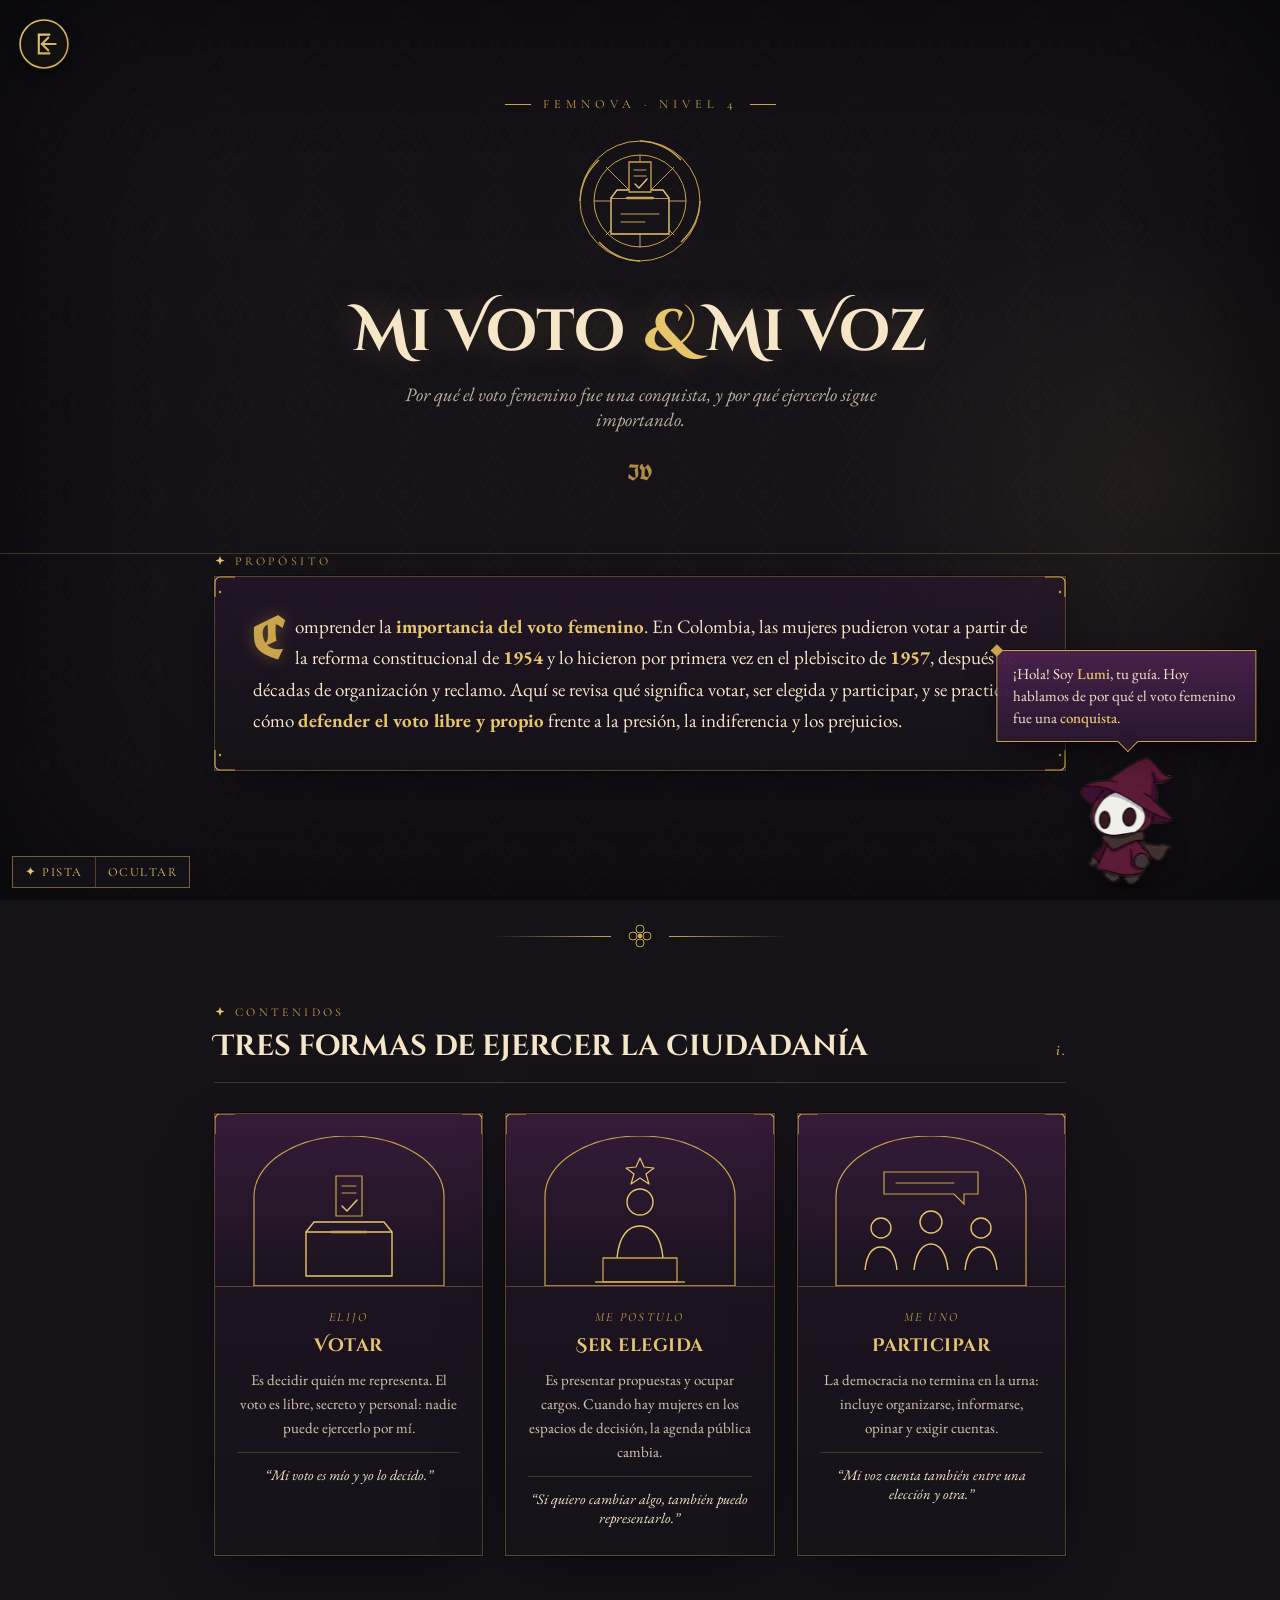
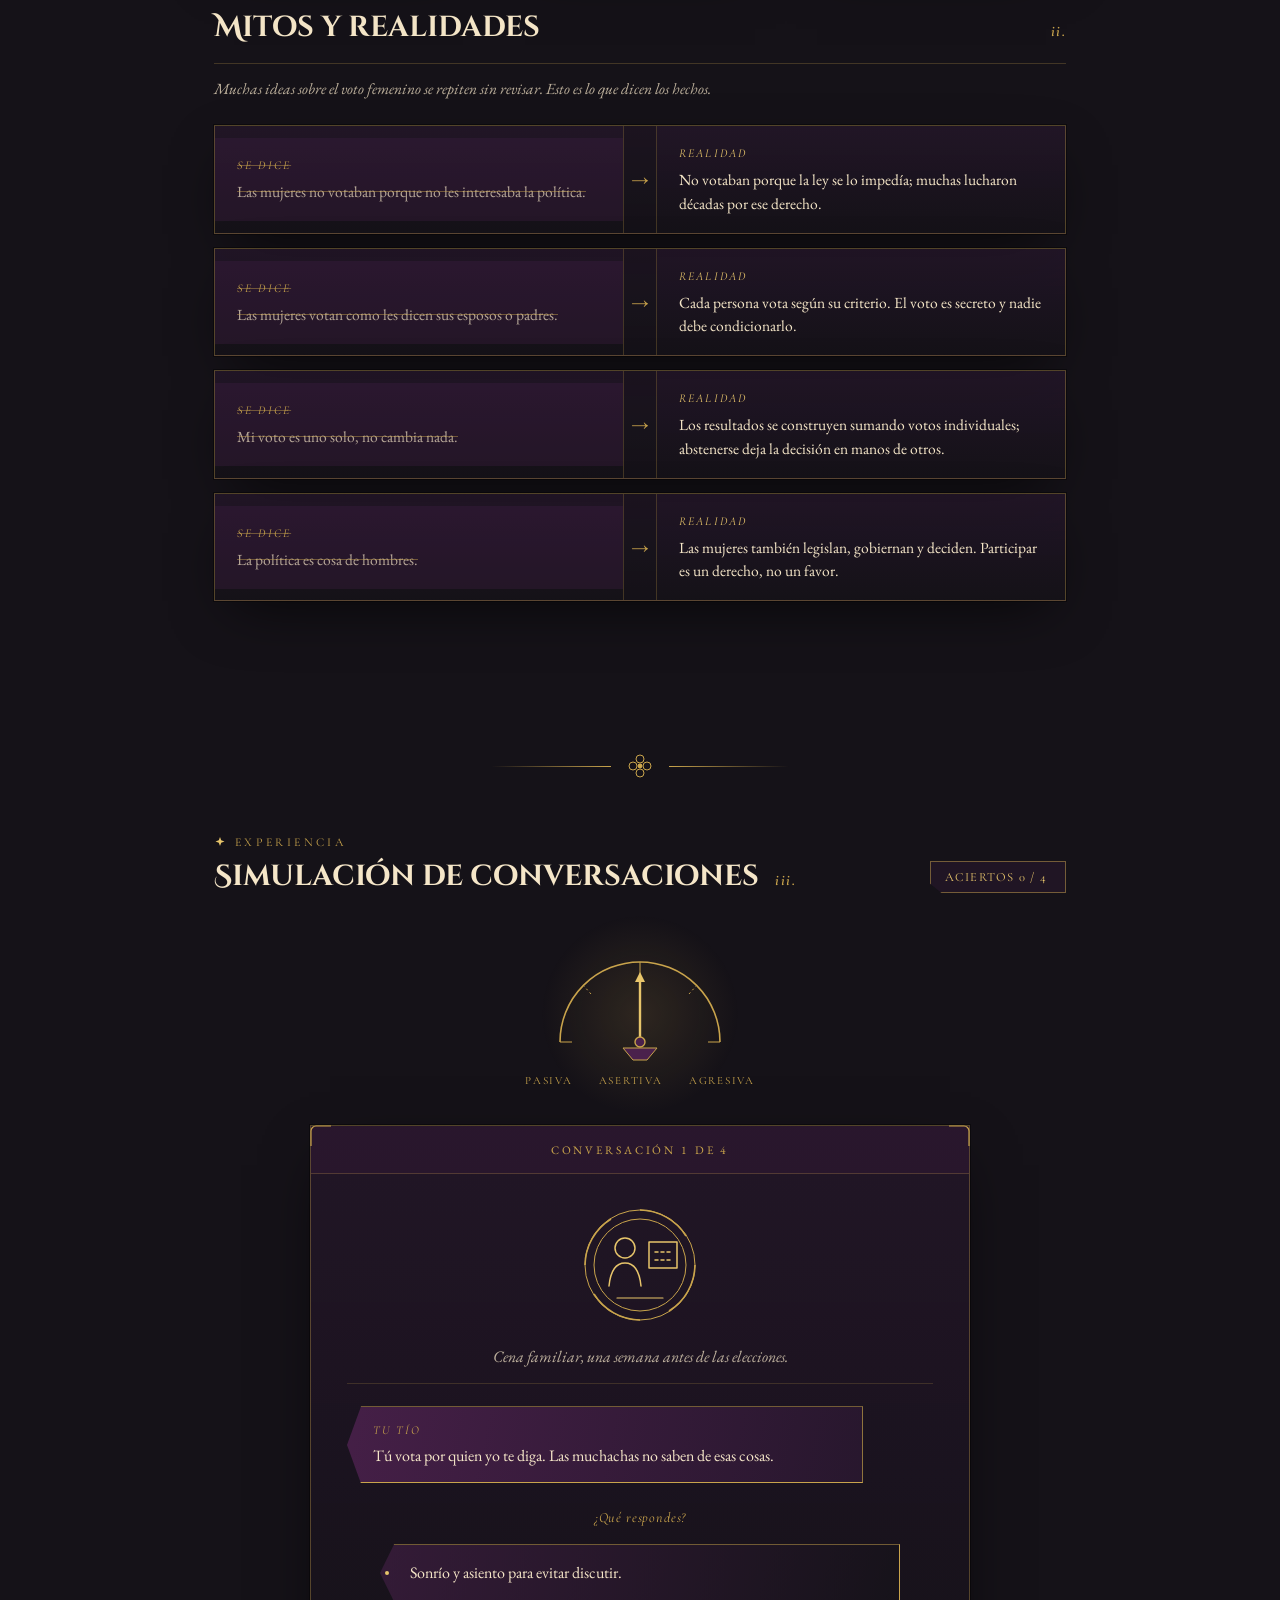
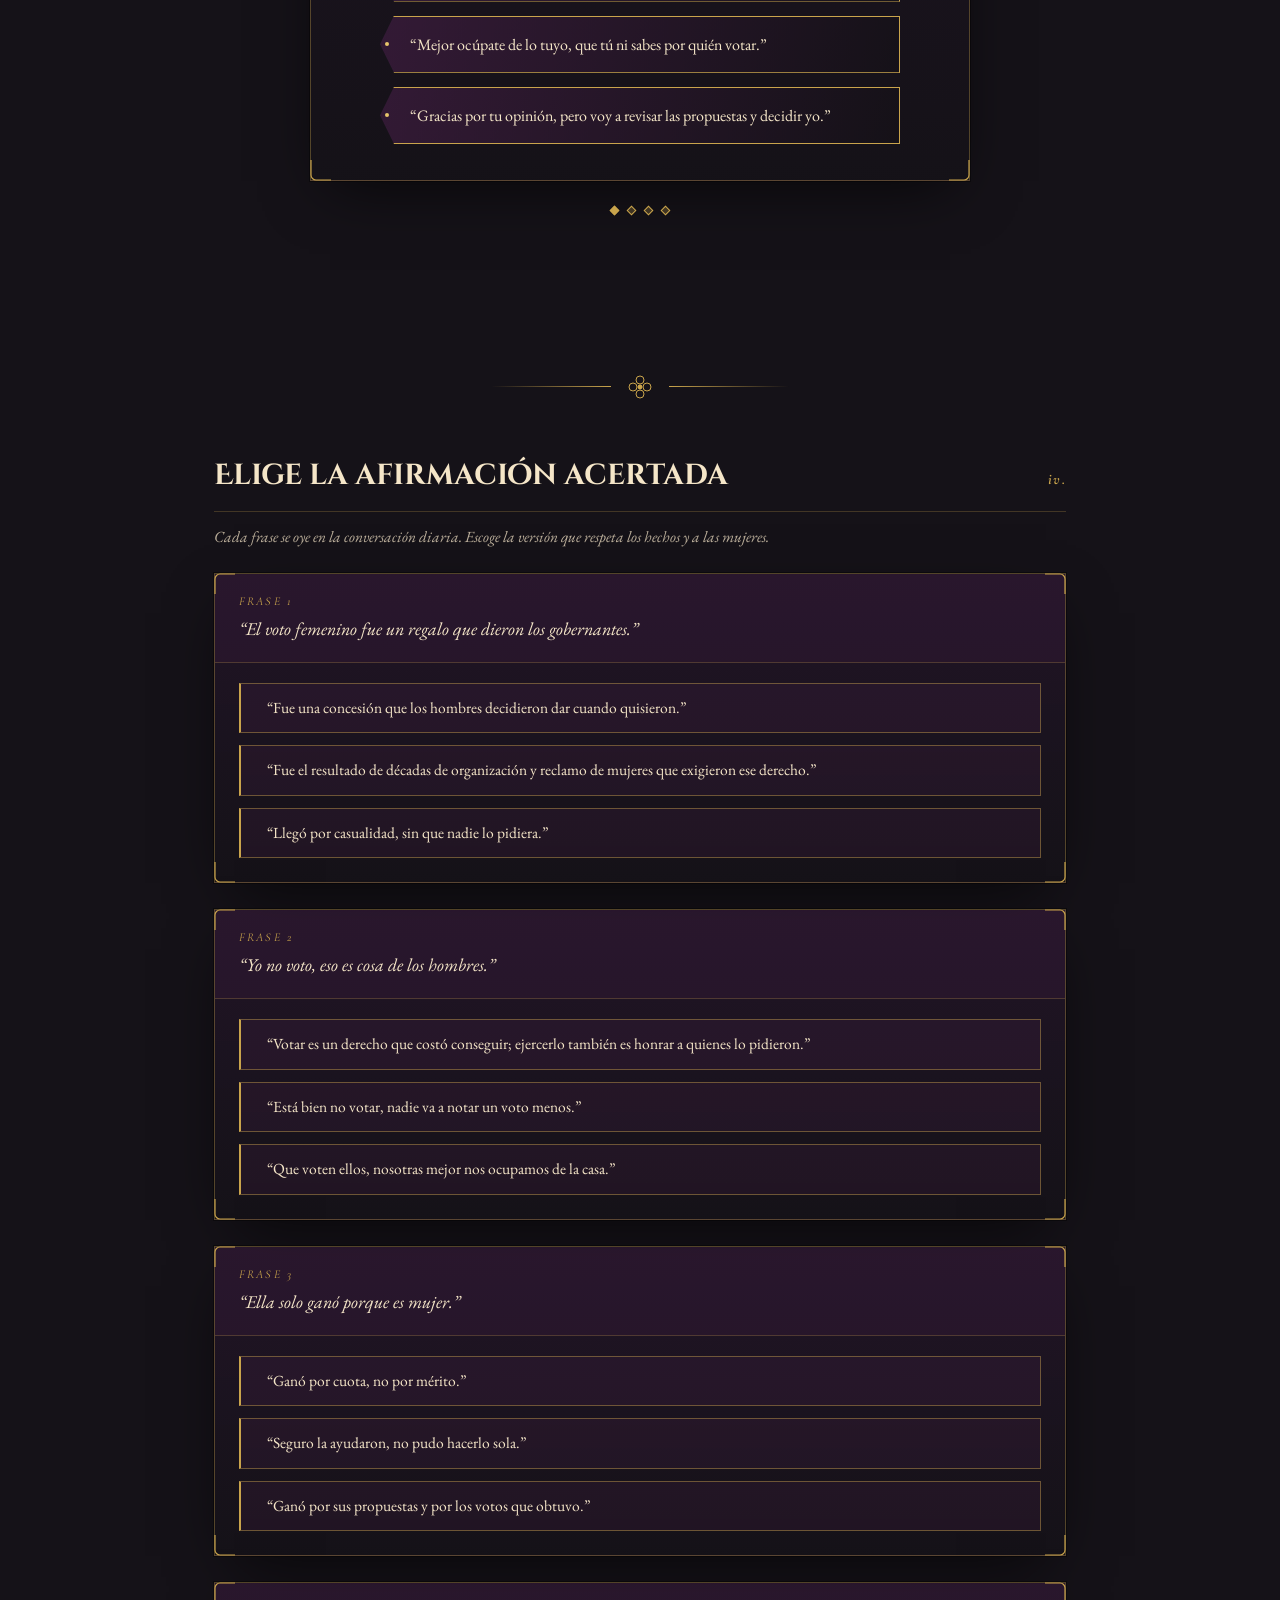
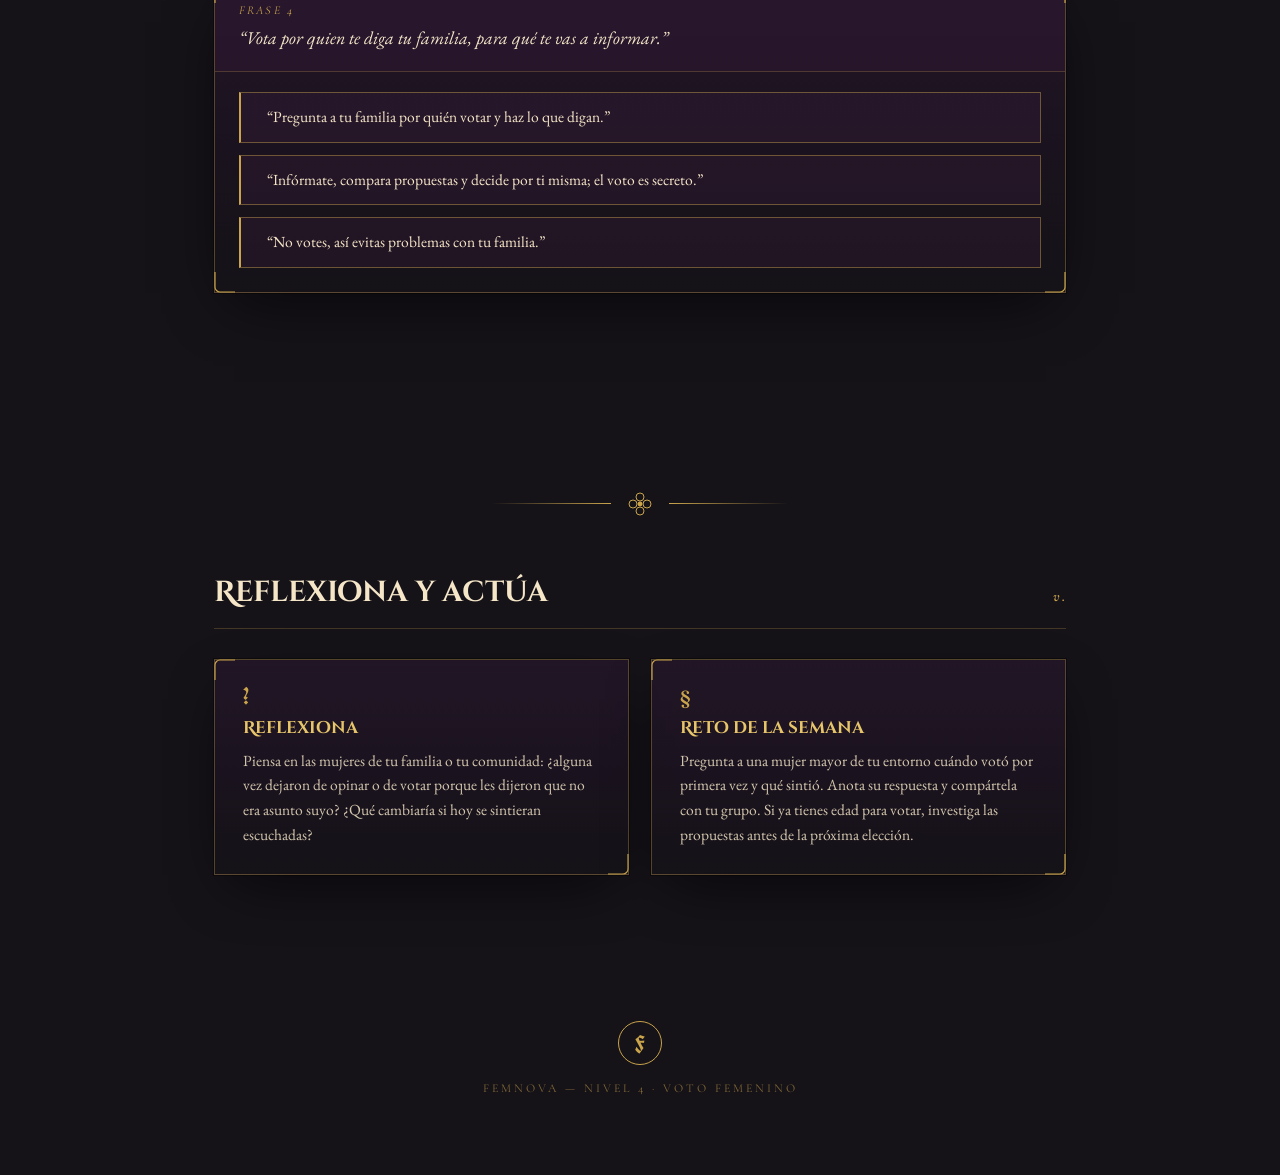
<file: juegosplus/Nivel 5/index.html>
<!DOCTYPE html>
<html lang="es">
<head>
<meta charset="UTF-8">
<meta name="viewport" content="width=device-width, initial-scale=1.0">
<title>FEMNOVA · Nivel 4: Voto Femenino</title>
<link rel="preconnect" href="https://fonts.googleapis.com">
<link href="https://fonts.googleapis.com/css2?family=Cinzel+Decorative:wght@400;700;900&family=Cormorant+Garamond:ital,wght@0,400;0,500;0,600;1,400;1,500&family=EB+Garamond:ital,wght@0,400;0,500;1,400&family=UnifrakturCook:wght@700&display=swap" rel="stylesheet">
<link rel="icon" type="image/png" href="img/logo.png">
<link rel="apple-touch-icon" href="img/logo.png">
<style>
  .back-to-top{position:fixed;left:20px;bottom:20px;width:56px;height:56px;padding:0;border:0;border-radius:50%;background:#000;cursor:pointer;z-index:1000;box-shadow:0 4px 14px rgba(0,0,0,.35);transition:transform .2s ease,box-shadow .2s ease}
  .back-to-top:hover,.back-to-top:focus-visible{transform:translateY(-3px);box-shadow:0 8px 20px rgba(201,164,76,.45);outline:none}
  .back-to-top svg{width:100%;height:100%;display:block}
  @media (max-width:480px){.back-to-top{width:48px;height:48px;left:14px;bottom:14px}}
</style>
<style>
  :root{
    --bg:#151218;
    --morado-osc:#2A1830;
    --morado:#4A214C;
    --dorado:#C9A44C;
    --dorado-claro:#E7C56B;
    --crema:#F5E6C8;
    --verde:#8fae6f;
    --rojo:#c98080;
  }
  *{box-sizing:border-box;}
  html,body{margin:0;padding:0;}
  ::selection{background:var(--dorado); color:var(--bg);}
  ::-webkit-scrollbar{width:10px;}
  ::-webkit-scrollbar-track{background:var(--bg);}
  ::-webkit-scrollbar-thumb{background:linear-gradient(var(--morado), var(--dorado)); border:2px solid var(--bg); border-radius:6px;}

  body{
    position:relative;
    background:
      radial-gradient(ellipse 700px 500px at 15% -5%, rgba(74,33,76,0.5), transparent 60%),
      radial-gradient(ellipse 600px 500px at 90% 8%, rgba(201,164,76,0.08), transparent 55%),
      var(--bg);
    color:var(--crema);
    font-family:'EB Garamond', serif;
    min-height:100vh;
  }

  .damask{
    position:fixed; inset:0; z-index:0; pointer-events:none;
    opacity:.05;
    background-image:url("data:image/svg+xml;utf8,<svg xmlns='http://www.w3.org/2000/svg' width='90' height='90'><g fill='none' stroke='%23C9A44C' stroke-width='1'><path d='M45 4 L74 45 L45 86 L16 45 Z'/><path d='M45 20 L62 45 L45 70 L28 45 Z'/><circle cx='45' cy='45' r='4'/></g></svg>");
    background-size:90px 90px;
  }
  body::after{
    content:"";
    position:fixed; inset:0; z-index:0; pointer-events:none;
    box-shadow: inset 0 0 200px rgba(0,0,0,0.7);
  }

  main{position:relative; z-index:1;}

  .ornament-divider{
    display:flex; align-items:center; justify-content:center; gap:16px;
    margin:56px auto; max-width:640px; padding:0 24px;
  }
  .ornament-divider .line{width:120px; height:1px; background:linear-gradient(90deg, transparent, var(--dorado));}
  .ornament-divider .line.right{background:linear-gradient(90deg, var(--dorado), transparent);}

  .gothic-frame{
    position:relative;
    border:1px solid rgba(201,164,76,0.35);
    background:linear-gradient(180deg, rgba(42,24,48,0.6), rgba(21,18,24,0.65));
    box-shadow: 0 0 0 1px rgba(0,0,0,0.4), 0 20px 60px -20px rgba(0,0,0,0.75);
  }
  .gothic-frame .corner{position:absolute; width:22px; height:22px; pointer-events:none;}
  .gothic-frame .corner svg{width:100%; height:100%;}
  .gothic-frame .corner.tl{top:-1px; left:-1px;}
  .gothic-frame .corner.tr{top:-1px; right:-1px; transform:scaleX(-1);}
  .gothic-frame .corner.bl{bottom:-1px; left:-1px; transform:scaleY(-1);}
  .gothic-frame .corner.br{bottom:-1px; right:-1px; transform:scale(-1,-1);}

  header{
    position:relative;
    padding:96px 24px 66px;
    text-align:center;
    border-bottom:1px solid rgba(201,164,76,0.25);
  }
  .kicker-line{display:flex; align-items:center; justify-content:center; gap:12px; margin-bottom:24px;}
  .kicker-line .tick{width:26px; height:1px; background:var(--dorado);}
  .eyebrow{
    font-family:'Cormorant Garamond', serif;
    letter-spacing:.4em; text-transform:uppercase; font-size:12.5px; color:var(--dorado);
  }
  h1.title{
    font-family:'Cinzel Decorative', serif; font-weight:700;
    font-size:clamp(34px, 6vw, 58px);
    margin:0 0 10px; color:var(--crema);
    text-shadow:0 0 34px rgba(231,197,107,0.25);
  }
  h1.title .amp{color:var(--dorado-claro); font-style:italic;}
  .subtitle{font-style:italic; font-size:19px; color:rgba(245,230,200,0.75); max-width:540px; margin:0 auto;}
  .roman-tag{
    display:inline-block; margin-top:26px;
    font-family:'UnifrakturCook', cursive; font-size:22px; color:var(--dorado); opacity:.85;
  }

  .rose-window{width:130px; height:130px; margin:0 auto 22px;}

  section{max-width:900px; margin:0 auto; padding:0 24px 96px; position:relative;}
  .section-eyebrow{
    font-family:'Cormorant Garamond', serif; letter-spacing:.28em; text-transform:uppercase;
    font-size:12px; color:var(--dorado); margin-bottom:8px; display:flex; align-items:center; gap:9px;
  }
  .section-eyebrow svg{width:12px; height:12px; fill:var(--dorado-claro);}
  h2.section-title{
    font-family:'Cinzel Decorative', serif; font-size:clamp(22px,3.4vw,29px);
    margin:0 0 30px; color:var(--crema);
    border-bottom:1px solid rgba(201,164,76,.25); padding-bottom:16px;
    display:flex; align-items:baseline; justify-content:space-between; gap:16px; flex-wrap:wrap;
  }
  .section-title .roman{font-family:'Cormorant Garamond', serif; font-style:italic; font-size:15px; color:var(--dorado); letter-spacing:.1em;}

  .purpose-box{padding:34px 38px; font-size:19px; line-height:1.65; color:var(--crema);}
  .purpose-box strong{color:var(--dorado-claro);}
  .purpose-box .dropcap{
    float:left; font-family:'UnifrakturCook', cursive; font-size:60px; line-height:.7; color:var(--dorado);
    padding:6px 10px 0 0; text-shadow:0 0 16px rgba(201,164,76,.35);
  }

  .concept-grid{display:grid; grid-template-columns:1fr 1fr 1fr; gap:22px;}
  @media(max-width:760px){.concept-grid{grid-template-columns:1fr;}}
  .concept-card{padding:0; overflow:hidden;}
  .concept-art{
    background:linear-gradient(180deg, rgba(74,33,76,0.5), rgba(21,18,24,0.3));
    border-bottom:1px solid rgba(201,164,76,.3);
    padding:22px 22px 0;
    display:flex; justify-content:center;
  }
  .concept-art svg{width:100%; max-width:210px; height:auto;}
  .concept-body{padding:22px 22px 28px; text-align:center;}
  .concept-body .versus{
    font-family:'Cormorant Garamond', serif; font-style:italic; color:var(--dorado);
    font-size:12.5px; letter-spacing:.18em; text-transform:uppercase; display:block; margin-bottom:8px;
  }
  .concept-body h3{font-family:'Cinzel Decorative', serif; font-size:18px; color:var(--dorado-claro); margin:0 0 10px; letter-spacing:.03em;}
  .concept-body p{font-size:15px; line-height:1.6; color:rgba(245,230,200,.85); margin:0;}
  .concept-body .quote{
    display:block; margin-top:12px; padding-top:12px; font-style:italic; font-size:14.5px;
    color:var(--crema); border-top:1px solid rgba(201,164,76,.25);
  }

  .lexicon{display:flex; flex-direction:column; gap:14px;}
  .lex-row{
    display:grid; grid-template-columns:1fr 34px 1fr; align-items:center; gap:0;
    padding:0; overflow:hidden;
  }
  @media(max-width:640px){.lex-row{grid-template-columns:1fr; }}
  .lex-side{padding:18px 22px; font-size:15.5px; line-height:1.5;}
  .lex-side .lex-label{
    display:block; font-family:'Cormorant Garamond',serif; font-style:italic;
    font-size:12px; letter-spacing:.18em; text-transform:uppercase; color:var(--dorado); margin-bottom:6px;
  }
  .lex-side.old{background:rgba(74,33,76,0.28); color:rgba(245,230,200,.7); text-decoration:line-through; text-decoration-color:rgba(201,164,76,.45);}
  .lex-side.old .lex-label{text-decoration:none;}
  .lex-arrow{
    display:flex; align-items:center; justify-content:center; height:100%;
    color:var(--dorado); font-size:18px; border-left:1px solid rgba(201,164,76,.25); border-right:1px solid rgba(201,164,76,.25);
    background:rgba(21,18,24,.4);
  }
  @media(max-width:640px){
    .lex-arrow{height:auto; padding:6px 0; border:none; border-top:1px solid rgba(201,164,76,.25); border-bottom:1px solid rgba(201,164,76,.25); transform:rotate(90deg) scale(.9);}
  }
  .lex-side.new{color:var(--crema);}
  .lex-side.new .lex-label{color:var(--dorado-claro);}

  .activity-header-row{display:flex; align-items:center; justify-content:space-between; flex-wrap:wrap; gap:14px; margin-bottom:6px;}
  .score-tag{
    position:relative;
    font-family:'Cormorant Garamond', serif; letter-spacing:.1em; text-transform:uppercase;
    font-size:12.5px; color:var(--dorado-claro);
    border:1px solid rgba(201,164,76,0.5); padding:7px 18px 7px 14px;
    background:rgba(42,24,48,0.55);
    clip-path:polygon(0 0, 100% 0, 100% 100%, 12px 100%, 0 70%);
  }

  .tone-stage{display:flex; flex-direction:column; align-items:center; padding:36px 24px 30px; position:relative;}
  .tone-glow{
    position:absolute; top:52%; left:50%; transform:translate(-50%,-50%);
    width:200px; height:200px; border-radius:50%;
    background:radial-gradient(circle, rgba(201,164,76,0.14), transparent 70%);
  }
  #toneSvg{width:210px; height:130px; overflow:visible; position:relative;}
  .needle{transform-origin:105px 104px; transition:transform .7s cubic-bezier(.34,1.56,.64,1);}
  .tone-legend{
    display:flex; justify-content:space-between; width:230px; margin-top:6px;
    font-family:'Cormorant Garamond',serif; font-size:11px; letter-spacing:.16em; text-transform:uppercase; color:var(--dorado);
  }

  .scenario-card{margin-top:8px; max-width:660px; width:100%; padding:0; margin-left:auto; margin-right:auto;}
  .scenario-top{
    display:flex; align-items:center; justify-content:center; gap:14px;
    padding:16px; border-bottom:1px solid rgba(201,164,76,.25);
    background:rgba(74,33,76,0.2);
  }
  .scenario-count{font-size:11.5px; letter-spacing:.25em; text-transform:uppercase; color:var(--dorado);}

  .scenario-body{padding:32px 36px 36px;}
  @media(max-width:560px){.scenario-body{padding:26px 20px 30px;}}

  .medallion{width:118px; height:118px; margin:0 auto 22px; display:block;}

  .scene-setting{
    text-align:center; font-style:italic; font-size:16px; color:rgba(245,230,200,.75);
    margin-bottom:22px; padding-bottom:16px; border-bottom:1px solid rgba(201,164,76,.2);
  }

  .dialogue{display:flex; flex-direction:column; gap:14px; margin-bottom:26px;}
  .line-said{
    position:relative; max-width:88%;
    padding:14px 20px 14px 26px;
    background:linear-gradient(100deg, rgba(74,33,76,0.9), rgba(42,24,48,0.9));
    border:1px solid var(--dorado); border-left:none;
    font-size:16px; line-height:1.5; color:var(--crema);
    clip-path:polygon(14px 0, 100% 0, 100% 100%, 14px 100%, 0 50%);
  }
  .line-said .who{
    display:block; font-family:'Cormorant Garamond',serif; font-style:italic;
    font-size:12px; letter-spacing:.16em; text-transform:uppercase; color:var(--dorado); margin-bottom:5px;
  }
  .line-said.mine{
    align-self:flex-end; border:1px solid var(--dorado-claro); border-right:none;
    background:linear-gradient(260deg, rgba(74,33,76,0.9), rgba(42,24,48,0.9));
    clip-path:polygon(0 0, calc(100% - 14px) 0, 100% 50%, calc(100% - 14px) 100%, 0 100%);
    padding:14px 26px 14px 20px; text-align:right;
  }
  .line-said.mine .who{color:var(--dorado-claro);}

  .prompt-line{
    text-align:center; font-family:'Cormorant Garamond',serif; font-style:italic;
    font-size:14px; letter-spacing:.06em; color:var(--dorado); margin-bottom:18px;
  }

  .choice-col{display:flex; flex-direction:column; gap:14px; align-items:center;}
  .reply-btn{
    position:relative; width:100%; max-width:520px;
    padding:16px 22px 16px 30px; text-align:left;
    background:linear-gradient(100deg, rgba(74,33,76,0.55), rgba(21,18,24,0.55));
    border:1px solid var(--dorado); border-left:none;
    color:var(--crema); cursor:pointer;
    font-family:'EB Garamond', serif; font-size:16px; line-height:1.45;
    clip-path:polygon(14px 0, 100% 0, 100% 100%, 14px 100%, 0 50%);
    transition:background .25s ease, color .25s ease;
  }
  .reply-btn::before{
    content:""; position:absolute; left:5px; top:50%; transform:translateY(-50%);
    width:4px; height:4px; border-radius:50%; background:var(--dorado-claro);
  }
  .reply-btn:hover:not(:disabled), .reply-btn:focus-visible:not(:disabled){
    background:linear-gradient(100deg, var(--dorado), var(--dorado-claro)); color:var(--bg);
  }
  .reply-btn:disabled{opacity:.35; cursor:default;}
  .reply-btn.chosen{opacity:1;}
  .reply-btn.chosen.right{border-color:var(--verde); background:rgba(143,174,111,.14);}
  .reply-btn.chosen.wrong{border-color:var(--rojo); background:rgba(201,128,128,.12);}
  .reply-btn:focus-visible{outline:2px solid var(--dorado-claro); outline-offset:4px;}

  .feedback{
    margin-top:26px; padding:18px 22px 18px 24px; text-align:left;
    font-size:15.5px; line-height:1.6;
    background:rgba(42,24,48,0.5);
    border-left:3px double var(--dorado-claro);
    display:none;
  }
  .feedback.show{display:block;}
  .feedback.incorrect{border-left-color:#a95c5c;}
  .feedback .verdict{font-family:'Cinzel Decorative', serif; font-size:13px; letter-spacing:.05em; display:block; margin-bottom:6px;}
  .feedback.correct .verdict{color:var(--verde);}
  .feedback.incorrect .verdict{color:var(--rojo);}

  .next-btn{
    margin-top:24px; display:none;
    position:relative;
    font-family:'Cinzel Decorative', serif; font-size:13.5px; letter-spacing:.12em;
    padding:12px 34px; background:var(--morado);
    border:1px solid var(--dorado-claro); color:var(--crema); cursor:pointer;
    clip-path:polygon(6% 0, 94% 0, 100% 50%, 94% 100%, 6% 100%, 0 50%);
  }
  .next-btn:hover{background:var(--dorado); color:var(--bg);}
  .next-btn.show{display:inline-block;}

  .dots{display:flex; gap:10px; justify-content:center; align-items:center; margin-top:26px; padding-bottom:8px;}
  .dot{width:7px;height:7px; background:rgba(201,164,76,0.25); border:1px solid var(--dorado); transform:rotate(45deg);}
  .dot.active{background:var(--dorado);}
  .dot.done{background:var(--dorado-claro);}

  .seal{
    display:none; width:104px; height:104px; margin:34px auto 0; border-radius:50%;
    background:radial-gradient(circle at 35% 30%, var(--dorado-claro), var(--dorado) 55%, #8a6b2c 100%);
    align-items:center; justify-content:center; flex-direction:column;
    box-shadow:0 10px 26px rgba(0,0,0,.5), inset 0 -6px 12px rgba(0,0,0,.25), inset 0 6px 10px rgba(255,255,255,.25);
    border:2px solid var(--morado-osc);
  }
  .seal.show{display:flex;}
  .seal .roman-num{font-family:'Cinzel Decorative', serif; font-size:24px; color:var(--bg); font-weight:700;}
  .seal .seal-label{font-family:'Cormorant Garamond', serif; font-size:9.5px; letter-spacing:.15em; text-transform:uppercase; color:var(--bg); opacity:.75; margin-top:2px;}

  .tag-sensible{
    display:inline-flex; align-items:center; gap:7px; margin-top:14px;
    font-size:12px; letter-spacing:.1em; color:var(--dorado); font-family:'Cormorant Garamond',serif; text-transform:uppercase;
    border-top:1px solid rgba(201,164,76,.25); padding-top:12px;
  }
  .tag-sensible svg{width:9px; height:9px; fill:var(--dorado);}

  .rewrite-list{display:flex; flex-direction:column; gap:26px;}
  .rewrite-card{padding:0;}
  .rewrite-top{
    padding:20px 24px; border-bottom:1px solid rgba(201,164,76,.25);
    background:rgba(74,33,76,0.2);
  }
  .rewrite-top .heard{
    display:block; font-family:'Cormorant Garamond',serif; font-style:italic;
    font-size:12px; letter-spacing:.18em; text-transform:uppercase; color:var(--dorado); margin-bottom:7px;
  }
  .rewrite-top .phrase{font-size:18px; line-height:1.5; color:var(--crema); font-style:italic;}
  .rewrite-options{padding:20px 24px 24px; display:flex; flex-direction:column; gap:12px;}
  .opt-btn{
    position:relative; text-align:left; width:100%;
    padding:13px 18px 13px 26px;
    background:rgba(74,33,76,0.22);
    border:1px solid rgba(201,164,76,.45); border-left:2px solid var(--dorado);
    color:var(--crema); font-family:'EB Garamond', serif; font-size:15.5px; line-height:1.45;
    cursor:pointer; transition:background .2s ease, color .2s ease;
  }
  .opt-btn:hover:not(:disabled){background:rgba(201,164,76,.16);}
  .opt-btn:disabled{cursor:default;}
  .opt-btn.right{border-color:var(--verde); border-left-color:var(--verde); background:rgba(143,174,111,.14);}
  .opt-btn.wrong{border-color:var(--rojo); border-left-color:var(--rojo); background:rgba(201,128,128,.12);}
  .opt-btn.dim{opacity:.4;}
  .opt-btn:focus-visible{outline:2px solid var(--dorado-claro); outline-offset:3px;}
  .rewrite-note{
    display:none; margin-top:6px; padding:14px 18px; font-size:15px; line-height:1.55;
    background:rgba(42,24,48,0.5); border-left:3px double var(--dorado-claro);
  }
  .rewrite-note.show{display:block;}

  .drag-status{text-align:center; margin-top:26px; font-size:14px; color:var(--dorado); min-height:20px; font-family:'Cormorant Garamond', serif; letter-spacing:.05em;}

  .closing-grid{display:grid; grid-template-columns:1fr 1fr; gap:22px;}
  @media(max-width:640px){.closing-grid{grid-template-columns:1fr;}}
  .closing-card{padding:26px 28px;}
  .closing-card .mark{font-family:'UnifrakturCook',cursive; color:var(--dorado); font-size:22px; display:block; margin-bottom:8px; line-height:1;}
  .closing-card h3{font-family:'Cinzel Decorative',serif; font-size:17px; color:var(--dorado-claro); margin:0 0 10px;}
  .closing-card p{margin:0; font-size:15.5px; line-height:1.6; color:rgba(245,230,200,.85);}

  footer{text-align:center; padding:50px 24px 80px; position:relative; z-index:1;}
  .footer-monogram{width:44px; height:44px; margin:0 auto 16px; border:1px solid var(--dorado); border-radius:50%; display:flex; align-items:center; justify-content:center; font-family:'UnifrakturCook', cursive; color:var(--dorado); font-size:20px;}
  footer .foot-text{font-family:'Cormorant Garamond', serif; letter-spacing:.25em; text-transform:uppercase; font-size:12px; color:rgba(201,164,76,0.6);}

  @media (prefers-reduced-motion: reduce){
    .needle,.reply-btn,.opt-btn{transition:none !important;}
  }

  /* ================= PERSONAJE GUÍA ================= */
  .mascot{
    position:fixed; left:0; top:0; z-index:50; pointer-events:none;
    --mw:96px; --mh:130px; width:var(--mw); height:var(--mh);
    will-change:transform; opacity:0; transition:opacity .4s ease;
  }
  .mascot.ready{opacity:1;}
  .mascot.off,.mascot-bubble.off{display:none;}
  @media(max-width:640px){ .mascot{--mw:72px; --mh:98px;} }
  .m-shadow{position:absolute; left:50%; bottom:-4px; width:62%; height:10px; transform:translateX(-50%);
    background:radial-gradient(ellipse, rgba(0,0,0,.55), transparent 70%);}
  .m-flip{position:absolute; inset:0; transition:transform .25s ease;}
  .m-lean{position:absolute; inset:0; transform-origin:50% 100%; transition:transform .35s ease; transform:rotate(var(--lean,0deg));}
  .m-anim{position:absolute; inset:0; transform-origin:50% 100%;}
  .m-anim img{width:100%; height:100%; display:block; filter:drop-shadow(0 6px 10px rgba(0,0,0,.45)); user-select:none; -webkit-user-drag:none;}

  .a-idle{animation:mIdle 2.6s ease-in-out infinite;}
  .a-walk{animation:mWalk .3s ease-in-out infinite;}
  .a-jump{animation:mJump .75s cubic-bezier(.3,.7,.4,1) 1;}
  .a-shake{animation:mShake .7s ease-in-out 1;}
  .a-sad{animation:mSad 1.1s ease-out 1 forwards;}
  .a-think{animation:mThink 1.6s ease-in-out infinite;}
  .a-excited{animation:mExcited .45s ease-in-out infinite;}
  @keyframes mIdle{0%,100%{transform:translateY(0) scale(1,1);}50%{transform:translateY(-4px) scale(.99,1.015);}}
  @keyframes mWalk{0%,100%{transform:translateY(0) rotate(-3deg);}50%{transform:translateY(-9px) rotate(3deg);}}
  @keyframes mJump{0%{transform:translateY(0) scale(1.12,.86);}35%{transform:translateY(-44px) scale(.94,1.08) rotate(-4deg);}70%{transform:translateY(0) scale(1.1,.9);}100%{transform:translateY(0) scale(1,1);}}
  @keyframes mShake{0%,100%{transform:translateX(0) rotate(0);}15%{transform:translateX(-7px) rotate(-5deg);}30%{transform:translateX(7px) rotate(5deg);}45%{transform:translateX(-5px) rotate(-3deg);}60%{transform:translateX(5px) rotate(3deg);}80%{transform:translateX(-2px);}}
  @keyframes mSad{0%{transform:scale(1,1);}40%{transform:scale(1.04,.88) rotate(-4deg);}100%{transform:scale(1.02,.9) rotate(-3deg);}}
  @keyframes mThink{0%,100%{transform:rotate(-4deg);}50%{transform:rotate(4deg) translateY(-2px);}}
  @keyframes mExcited{0%,100%{transform:translateY(0) rotate(-4deg);}50%{transform:translateY(-12px) rotate(4deg);}}

  .mascot-bubble{
    position:fixed; left:0; top:0; z-index:51; pointer-events:none;
    max-width:min(260px, calc(100vw - 32px)); padding:12px 16px 13px;
    font-family:'EB Garamond',Georgia,serif; font-size:15px; line-height:1.45; color:#F5E6C8;
    background:linear-gradient(180deg, rgba(74,33,76,.97), rgba(42,24,48,.97));
    border:1px solid #C9A44C; box-shadow:0 0 0 1px rgba(0,0,0,.5), 0 14px 34px -10px rgba(0,0,0,.8);
    opacity:0; transform:translateY(6px) scale(.96); transition:opacity .25s ease;
  }
  .mascot-bubble.show{opacity:1;}
  .mascot-bubble::before{content:""; position:absolute; top:-5px; left:-5px; width:9px; height:9px; background:#C9A44C; transform:rotate(45deg);}
  .mascot-bubble::after{content:""; position:absolute; bottom:-8px; left:var(--tail,40px); width:14px; height:14px;
    background:rgba(42,24,48,.97); border-right:1px solid #C9A44C; border-bottom:1px solid #C9A44C; transform:rotate(45deg);}
  .mascot-bubble.below::after{bottom:auto; top:-8px; transform:rotate(225deg);}
  .mascot-bubble b{color:#E7C56B; font-weight:500;}
  .mascot-bubble i{color:#E7C56B;}
  .mascot-bubble.good{border-color:#8fae6f;}
  .mascot-bubble.bad{border-color:#c98080;}

  .m-spark{position:fixed; z-index:52; pointer-events:none; width:9px; height:9px; transform:rotate(45deg);}

    .mascot-ctrl{
    position:fixed; left:12px; bottom:12px; z-index:999; display:flex;
    font-family:'Cormorant Garamond',Georgia,serif; font-size:12.5px; letter-spacing:.12em; text-transform:uppercase;
    border:1px solid rgba(201,164,76,.55); background:rgba(21,18,24,.88);
  }
    .mascot-ctrl button{background:none; border:none; color:#E7C56B; cursor:pointer; padding:7px 12px; font:inherit; letter-spacing:inherit; text-transform:inherit;}
  .mascot-ctrl button + button{border-left:1px solid rgba(201,164,76,.35);}
  .mascot-ctrl button:hover,.mascot-ctrl button:focus-visible{background:#C9A44C; color:#151218; outline:none;}

  @media (prefers-reduced-motion: reduce){
    .a-idle,.a-walk,.a-jump,.a-shake,.a-sad,.a-think,.a-excited{animation:none !important;}
  }
</style>
<style>
/* Botón dorado de salida (arriba a la izquierda) */
.exit-btn{
  position:fixed; top:18px; left:18px; z-index:1000;
  width:52px; height:52px; padding:0;
  display:flex; align-items:center; justify-content:center;
  background:rgba(18,18,18,.82); border:0; border-radius:50%;
  cursor:pointer; text-decoration:none;
  box-shadow:0 4px 14px rgba(0,0,0,.45);
  transition:transform .2s ease, box-shadow .2s ease;
}
.exit-btn svg{width:100%; height:100%; display:block}
.exit-btn:hover,.exit-btn:focus-visible{
  transform:scale(1.08);
  box-shadow:0 0 0 2px rgba(231,197,107,.35), 0 6px 18px rgba(0,0,0,.55);
  outline:none;
}
@media (max-width:600px){ .exit-btn{top:12px; left:12px; width:46px; height:46px} }
</style>
</head>
<body>
  <a class="exit-btn" id="exitBtn" href="index.html" aria-label="Salir del nivel" title="Salir">
  <svg viewBox="0 0 100 100" aria-hidden="true">
    <defs>
      <linearGradient id="oroSalir" x1="0" y1="0" x2="1" y2="1">
        <stop offset="0" stop-color="#E7C56B"/><stop offset="1" stop-color="#C9A44C"/>
      </linearGradient>
    </defs>
    <circle cx="50" cy="50" r="46" fill="none" stroke="url(#oroSalir)" stroke-width="3"/>
    <path d="M60 32H40V68H60M72 50H46M58 38L46 50L58 62" fill="none" stroke="url(#oroSalir)" stroke-width="4" stroke-linecap="square"/>
  </svg>
</a>
<div class="damask"></div>

<main>
<header>
  <div class="kicker-line"><div class="tick"></div><span class="eyebrow">Femnova · Nivel 4</span><div class="tick"></div></div>

  <!-- Rosetón del voto: urna con papeleta dentro del vitral -->
  <svg class="rose-window" viewBox="0 0 130 130">
    <g fill="none" stroke="#C9A44C" stroke-width="1">
      <circle cx="65" cy="65" r="60"/>
      <circle cx="65" cy="65" r="46"/>
      <g stroke="#E7C56B" stroke-width="0.8">
        <path d="M65 19 L65 111"/>
        <path d="M19 65 L111 65"/>
        <path d="M31 31 L99 99"/>
        <path d="M99 31 L31 99"/>
      </g>
      <path d="M65 5 A60 60 0 0 1 106 24" stroke-width="1.4"/>
      <path d="M125 65 A60 60 0 0 1 106 106" stroke-width="1.4"/>
      <path d="M65 125 A60 60 0 0 1 24 106" stroke-width="1.4"/>
      <path d="M5 65 A60 60 0 0 1 24 24" stroke-width="1.4"/>
    </g>
    <!-- urna -->
    <g fill="#151218" stroke="#E7C56B" stroke-width="1.4" stroke-linejoin="round">
      <path d="M36 62 H94 V98 H36 Z"/>
      <path d="M36 62 L42 54 H88 L94 62"/>
    </g>
    <path d="M52 62 H78" stroke="#C9A44C" stroke-width="2.4" stroke-linecap="round"/>
    <!-- papeleta cayendo -->
    <g fill="#151218" stroke="#C9A44C" stroke-width="1.3">
      <path d="M54 26 H76 V56 H54 Z"/>
    </g>
    <g stroke="#C9A44C" stroke-width="1" stroke-linecap="round">
      <path d="M59 34 H71"/><path d="M59 40 H71"/>
    </g>
    <path d="M60 48 l4 4 l8 -9" fill="none" stroke="#E7C56B" stroke-width="1.4" stroke-linecap="round" stroke-linejoin="round"/>
    <g stroke="#C9A44C" stroke-width="1" stroke-linecap="round">
      <path d="M46 78 H84"/><path d="M46 86 H70"/>
    </g>
  </svg>

  <h1 class="title">Mi Voto <span class="amp">&</span> Mi Voz</h1>
  <p class="subtitle">Por qué el voto femenino fue una conquista, y por qué ejercerlo sigue importando.</p>
  <div class="roman-tag">IV</div>
</header>

<section>
  <div class="section-eyebrow"><svg viewBox="0 0 24 24"><path d="M12 2l2.4 6.6L21 11l-6.6 2.4L12 20l-2.4-6.6L3 11l6.6-2.4z"/></svg>Propósito</div>
  <div class="gothic-frame purpose-box">
    <div class="corner tl"><svg viewBox="0 0 22 22"><path d="M1 21V6a5 5 0 015-5h15" fill="none" stroke="#C9A44C" stroke-width="1.2"/><circle cx="6" cy="16" r="1.2" fill="#C9A44C"/></svg></div>
    <div class="corner tr"><svg viewBox="0 0 22 22"><path d="M1 21V6a5 5 0 015-5h15" fill="none" stroke="#C9A44C" stroke-width="1.2"/><circle cx="6" cy="16" r="1.2" fill="#C9A44C"/></svg></div>
    <div class="corner bl"><svg viewBox="0 0 22 22"><path d="M1 21V6a5 5 0 015-5h15" fill="none" stroke="#C9A44C" stroke-width="1.2"/><circle cx="6" cy="16" r="1.2" fill="#C9A44C"/></svg></div>
    <div class="corner br"><svg viewBox="0 0 22 22"><path d="M1 21V6a5 5 0 015-5h15" fill="none" stroke="#C9A44C" stroke-width="1.2"/><circle cx="6" cy="16" r="1.2" fill="#C9A44C"/></svg></div>
    <span class="dropcap">C</span>omprender la <strong>importancia del voto femenino</strong>. En Colombia, las mujeres pudieron votar a partir de la reforma constitucional de <strong>1954</strong> y lo hicieron por primera vez en el plebiscito de <strong>1957</strong>, después de décadas de organización y reclamo. Aquí se revisa qué significa votar, ser elegida y participar, y se practica cómo <strong>defender el voto libre y propio</strong> frente a la presión, la indiferencia y los prejuicios.
  </div>
</section>

<div class="ornament-divider">
  <div class="line"></div>
  <svg width="26" height="26" viewBox="0 0 26 26"><g fill="none" stroke="#C9A44C" stroke-width="1"><circle cx="13" cy="6" r="4"/><circle cx="20" cy="13" r="4"/><circle cx="13" cy="20" r="4"/><circle cx="6" cy="13" r="4"/><circle cx="13" cy="13" r="2.4" fill="#C9A44C" stroke="none"/></g></svg>
  <div class="line right"></div>
</div>

<section>
  <div class="section-eyebrow"><svg viewBox="0 0 24 24"><path d="M12 2l2.4 6.6L21 11l-6.6 2.4L12 20l-2.4-6.6L3 11l6.6-2.4z"/></svg>Contenidos</div>
  <h2 class="section-title">Tres formas de ejercer la ciudadanía <span class="roman">i.</span></h2>
  <div class="concept-grid">

    <div class="gothic-frame concept-card">
      <div class="corner tl"><svg viewBox="0 0 22 22"><path d="M1 21V6a5 5 0 015-5h15" fill="none" stroke="#C9A44C" stroke-width="1.2"/></svg></div>
      <div class="corner tr"><svg viewBox="0 0 22 22"><path d="M1 21V6a5 5 0 015-5h15" fill="none" stroke="#C9A44C" stroke-width="1.2"/></svg></div>
      <div class="concept-art">
        <svg viewBox="0 0 210 150">
          <path d="M10 150 V60 A95 60 0 0 1 200 60 V150 Z" fill="none" stroke="#C9A44C" stroke-width="1.2"/>
          <line x1="10" y1="150" x2="200" y2="150" stroke="#C9A44C" stroke-width="1.2"/>
          <!-- urna y papeleta -->
          <g stroke="#E7C56B" stroke-width="1.4" fill="none" stroke-linejoin="round">
            <path d="M62 96 H148 V140 H62 Z"/>
            <path d="M62 96 L70 86 H140 L148 96"/>
          </g>
          <path d="M88 96 H122" stroke="#C9A44C" stroke-width="2.4" stroke-linecap="round"/>
          <g stroke="#C9A44C" stroke-width="1.2" fill="none">
            <path d="M92 40 H118 V80 H92 Z"/>
          </g>
          <g stroke="#C9A44C" stroke-width="1" stroke-linecap="round">
            <path d="M98 50 H112"/><path d="M98 57 H112"/>
          </g>
          <path d="M98 70 l5 5 l10 -11" fill="none" stroke="#E7C56B" stroke-width="1.5" stroke-linecap="round" stroke-linejoin="round"/>
        </svg>
      </div>
      <div class="concept-body">
        <span class="versus">Elijo</span>
        <h3>Votar</h3>
        <p>Es decidir quién me representa. El voto es libre, secreto y personal: nadie puede ejercerlo por mí.</p>
        <span class="quote">“Mi voto es mío y yo lo decido.”</span>
      </div>
    </div>

    <div class="gothic-frame concept-card">
      <div class="corner tl"><svg viewBox="0 0 22 22"><path d="M1 21V6a5 5 0 015-5h15" fill="none" stroke="#C9A44C" stroke-width="1.2"/></svg></div>
      <div class="corner tr"><svg viewBox="0 0 22 22"><path d="M1 21V6a5 5 0 015-5h15" fill="none" stroke="#C9A44C" stroke-width="1.2"/></svg></div>
      <div class="concept-art">
        <svg viewBox="0 0 210 150">
          <path d="M10 150 V60 A95 60 0 0 1 200 60 V150 Z" fill="none" stroke="#C9A44C" stroke-width="1.2"/>
          <line x1="10" y1="150" x2="200" y2="150" stroke="#C9A44C" stroke-width="1.2"/>
          <!-- figura en tribuna con estrella -->
          <g stroke="#E7C56B" stroke-width="1.4" fill="none">
            <circle cx="105" cy="66" r="13"/>
            <path d="M82 122c2-22 11-32 23-32s21 10 23 32"/>
          </g>
          <g stroke="#C9A44C" stroke-width="1.3" fill="none" stroke-linejoin="round">
            <path d="M68 122 H142 V146 H68 Z"/>
            <path d="M60 146 H150"/>
          </g>
          <path d="M105 28 l4 9 l10 1 l-8 6 l3 10 l-9 -6 l-9 6 l3 -10 l-8 -6 l10 -1 z" fill="none" stroke="#E7C56B" stroke-width="1.2" stroke-linejoin="round" transform="translate(0 -6) scale(1)"/>
        </svg>
      </div>
      <div class="concept-body">
        <span class="versus">Me postulo</span>
        <h3>Ser elegida</h3>
        <p>Es presentar propuestas y ocupar cargos. Cuando hay mujeres en los espacios de decisión, la agenda pública cambia.</p>
        <span class="quote">“Si quiero cambiar algo, también puedo representarlo.”</span>
      </div>
    </div>

    <div class="gothic-frame concept-card">
      <div class="corner tl"><svg viewBox="0 0 22 22"><path d="M1 21V6a5 5 0 015-5h15" fill="none" stroke="#C9A44C" stroke-width="1.2"/></svg></div>
      <div class="corner tr"><svg viewBox="0 0 22 22"><path d="M1 21V6a5 5 0 015-5h15" fill="none" stroke="#C9A44C" stroke-width="1.2"/></svg></div>
      <div class="concept-art">
        <svg viewBox="0 0 210 150">
          <path d="M10 150 V60 A95 60 0 0 1 200 60 V150 Z" fill="none" stroke="#C9A44C" stroke-width="1.2"/>
          <line x1="10" y1="150" x2="200" y2="150" stroke="#C9A44C" stroke-width="1.2"/>
          <!-- tres figuras unidas y banderola -->
          <g stroke="#E7C56B" stroke-width="1.4" fill="none">
            <circle cx="55" cy="92" r="10"/>
            <path d="M39 134c1.6-16 8-23 16-23s14.4 7 16 23"/>
            <circle cx="105" cy="86" r="11"/>
            <path d="M88 134c1.8-18 9-26 17-26s15.2 8 17 26"/>
            <circle cx="155" cy="92" r="10"/>
            <path d="M139 134c1.6-16 8-23 16-23s14.4 7 16 23"/>
          </g>
          <g stroke="#C9A44C" stroke-width="1.2" fill="none">
            <path d="M58 36 H152 V58 H138 V68 L128 58 H58 Z"/>
          </g>
          <g stroke="#C9A44C" stroke-width="1" stroke-linecap="round">
            <path d="M70 47 H128"/>
          </g>
        </svg>
      </div>
      <div class="concept-body">
        <span class="versus">Me uno</span>
        <h3>Participar</h3>
        <p>La democracia no termina en la urna: incluye organizarse, informarse, opinar y exigir cuentas.</p>
        <span class="quote">“Mi voz cuenta también entre una elección y otra.”</span>
      </div>
    </div>
  </div>

  <h2 class="section-title" style="margin-top:52px;">Mitos y realidades <span class="roman">ii.</span></h2>
  <p style="margin-top:-16px; margin-bottom:26px; color:rgba(245,230,200,.75); font-size:15.5px; font-style:italic;">Muchas ideas sobre el voto femenino se repiten sin revisar. Esto es lo que dicen los hechos.</p>
  <div class="lexicon">

    <div class="gothic-frame lex-row">
      <div class="lex-side old"><span class="lex-label">Se dice</span>Las mujeres no votaban porque no les interesaba la política.</div>
      <div class="lex-arrow">→</div>
      <div class="lex-side new"><span class="lex-label">Realidad</span>No votaban porque la ley se lo impedía; muchas lucharon décadas por ese derecho.</div>
    </div>

    <div class="gothic-frame lex-row">
      <div class="lex-side old"><span class="lex-label">Se dice</span>Las mujeres votan como les dicen sus esposos o padres.</div>
      <div class="lex-arrow">→</div>
      <div class="lex-side new"><span class="lex-label">Realidad</span>Cada persona vota según su criterio. El voto es secreto y nadie debe condicionarlo.</div>
    </div>

    <div class="gothic-frame lex-row">
      <div class="lex-side old"><span class="lex-label">Se dice</span>Mi voto es uno solo, no cambia nada.</div>
      <div class="lex-arrow">→</div>
      <div class="lex-side new"><span class="lex-label">Realidad</span>Los resultados se construyen sumando votos individuales; abstenerse deja la decisión en manos de otros.</div>
    </div>

    <div class="gothic-frame lex-row">
      <div class="lex-side old"><span class="lex-label">Se dice</span>La política es cosa de hombres.</div>
      <div class="lex-arrow">→</div>
      <div class="lex-side new"><span class="lex-label">Realidad</span>Las mujeres también legislan, gobiernan y deciden. Participar es un derecho, no un favor.</div>
    </div>

  </div>
</section>

<div class="ornament-divider">
  <div class="line"></div>
  <svg width="26" height="26" viewBox="0 0 26 26"><g fill="none" stroke="#C9A44C" stroke-width="1"><circle cx="13" cy="6" r="4"/><circle cx="20" cy="13" r="4"/><circle cx="13" cy="20" r="4"/><circle cx="6" cy="13" r="4"/><circle cx="13" cy="13" r="2.4" fill="#C9A44C" stroke="none"/></g></svg>
  <div class="line right"></div>
</div>

<section>
  <div class="section-eyebrow"><svg viewBox="0 0 24 24"><path d="M12 2l2.4 6.6L21 11l-6.6 2.4L12 20l-2.4-6.6L3 11l6.6-2.4z"/></svg>Experiencia</div>
  <div class="activity-header-row">
    <h2 class="section-title" style="border:none; padding:0; margin:0;">Simulación de conversaciones <span class="roman">iii.</span></h2>
    <div class="score-tag" id="scorePill">Aciertos 0 / 4</div>
  </div>

  <div class="tone-stage">
    <div class="tone-glow"></div>
    <svg id="toneSvg" viewBox="0 0 210 130">
      <path d="M25 104 A80 80 0 0 1 185 104" fill="none" stroke="#C9A44C" stroke-width="1.6"/>
      <g stroke="#C9A44C" stroke-width="1">
        <line x1="25" y1="104" x2="37" y2="104"/>
        <line x1="105" y1="24" x2="105" y2="36"/>
        <line x1="185" y1="104" x2="173" y2="104"/>
        <line x1="48" y1="47" x2="56" y2="56" stroke-dasharray="2 3"/>
        <line x1="162" y1="47" x2="154" y2="56" stroke-dasharray="2 3"/>
      </g>
      <g class="needle" id="needle">
        <line x1="105" y1="104" x2="105" y2="40" stroke="#E7C56B" stroke-width="2.4"/>
        <path d="M105 34 L110 44 L100 44 Z" fill="#E7C56B"/>
      </g>
      <circle cx="105" cy="104" r="5" fill="#4A214C" stroke="#C9A44C" stroke-width="1.4"/>
      <polygon points="88,110 122,110 112,122 98,122" fill="#4A214C" stroke="#C9A44C" stroke-width="1"/>
    </svg>
    <div class="tone-legend"><span>Pasiva</span><span>Asertiva</span><span>Agresiva</span></div>
  </div>

  <div class="gothic-frame scenario-card" id="scenarioCard">
    <div class="corner tl"><svg viewBox="0 0 22 22"><path d="M1 21V6a5 5 0 015-5h15" fill="none" stroke="#C9A44C" stroke-width="1.2"/></svg></div>
    <div class="corner tr"><svg viewBox="0 0 22 22"><path d="M1 21V6a5 5 0 015-5h15" fill="none" stroke="#C9A44C" stroke-width="1.2"/></svg></div>
    <div class="corner bl"><svg viewBox="0 0 22 22"><path d="M1 21V6a5 5 0 015-5h15" fill="none" stroke="#C9A44C" stroke-width="1.2"/></svg></div>
    <div class="corner br"><svg viewBox="0 0 22 22"><path d="M1 21V6a5 5 0 015-5h15" fill="none" stroke="#C9A44C" stroke-width="1.2"/></svg></div>
    <div class="scenario-top">
      <div class="scenario-count">Conversación <span id="scCurrent">1</span> de <span id="scTotal">4</span></div>
    </div>
    <div class="scenario-body">
      <svg class="medallion" id="scenarioIcon" viewBox="0 0 118 118"></svg>
      <div class="scene-setting" id="sceneSetting"></div>
      <div class="dialogue" id="dialogue"></div>
      <div class="prompt-line">¿Qué respondes?</div>
      <div class="choice-col" id="choiceCol"></div>
      <div class="feedback" id="feedback"></div>
      <div style="text-align:center;"><button class="next-btn" id="nextBtn">Siguiente →</button></div>
    </div>
  </div>

  <div class="dots" id="dots"></div>

  <div class="seal" id="seal">
    <div class="roman-num" id="sealScore">4/4</div>
    <div class="seal-label">Completo</div>
  </div>
</section>

<div class="ornament-divider">
  <div class="line"></div>
  <svg width="26" height="26" viewBox="0 0 26 26"><g fill="none" stroke="#C9A44C" stroke-width="1"><circle cx="13" cy="6" r="4"/><circle cx="20" cy="13" r="4"/><circle cx="13" cy="20" r="4"/><circle cx="6" cy="13" r="4"/><circle cx="13" cy="13" r="2.4" fill="#C9A44C" stroke="none"/></g></svg>
  <div class="line right"></div>
</div>

<section>
  <h2 class="section-title">Elige la afirmación acertada <span class="roman">iv.</span></h2>
  <p style="margin-top:-16px; margin-bottom:26px; color:rgba(245,230,200,.75); font-size:15.5px; font-style:italic;">Cada frase se oye en la conversación diaria. Escoge la versión que respeta los hechos y a las mujeres.</p>

  <div class="rewrite-list" id="rewriteList"></div>
  <div class="drag-status" id="rewriteStatus"></div>
</section>

<div class="ornament-divider">
  <div class="line"></div>
  <svg width="26" height="26" viewBox="0 0 26 26"><g fill="none" stroke="#C9A44C" stroke-width="1"><circle cx="13" cy="6" r="4"/><circle cx="20" cy="13" r="4"/><circle cx="13" cy="20" r="4"/><circle cx="6" cy="13" r="4"/><circle cx="13" cy="13" r="2.4" fill="#C9A44C" stroke="none"/></g></svg>
  <div class="line right"></div>
</div>

<section>
  <h2 class="section-title">Reflexiona y actúa <span class="roman">v.</span></h2>
  <div class="closing-grid">
    <div class="gothic-frame closing-card">
      <div class="corner tl"><svg viewBox="0 0 22 22"><path d="M1 21V6a5 5 0 015-5h15" fill="none" stroke="#C9A44C" stroke-width="1.2"/></svg></div>
      <div class="corner br"><svg viewBox="0 0 22 22"><path d="M1 21V6a5 5 0 015-5h15" fill="none" stroke="#C9A44C" stroke-width="1.2"/></svg></div>
      <span class="mark">?</span>
      <h3>Reflexiona</h3>
      <p>Piensa en las mujeres de tu familia o tu comunidad: ¿alguna vez dejaron de opinar o de votar porque les dijeron que no era asunto suyo? ¿Qué cambiaría si hoy se sintieran escuchadas?</p>
    </div>
    <div class="gothic-frame closing-card">
      <div class="corner tl"><svg viewBox="0 0 22 22"><path d="M1 21V6a5 5 0 015-5h15" fill="none" stroke="#C9A44C" stroke-width="1.2"/></svg></div>
      <div class="corner br"><svg viewBox="0 0 22 22"><path d="M1 21V6a5 5 0 015-5h15" fill="none" stroke="#C9A44C" stroke-width="1.2"/></svg></div>
      <span class="mark">§</span>
      <h3>Reto de la semana</h3>
      <p>Pregunta a una mujer mayor de tu entorno cuándo votó por primera vez y qué sintió. Anota su respuesta y compártela con tu grupo. Si ya tienes edad para votar, investiga las propuestas antes de la próxima elección.</p>
    </div>
  </div>
</section>

<footer>
  <div class="footer-monogram">F</div>
  <div class="foot-text">Femnova — Nivel 4 · Voto Femenino</div>
</footer>
</main>

<script>
/* ================= ACTIVIDAD 1: Simulación de conversaciones ================= */
function medallionFrame(inner){
  return `
    <g fill="none" stroke="#C9A44C" stroke-width="1">
      <circle cx="59" cy="59" r="55"/>
      <circle cx="59" cy="59" r="46"/>
      <path d="M59 4 A55 55 0 0 1 105 30" stroke-width="1.6"/>
      <path d="M114 59 A55 55 0 0 1 88 105" stroke-width="1.6"/>
      <path d="M59 114 A55 55 0 0 1 13 88" stroke-width="1.6"/>
      <path d="M4 59 A55 55 0 0 1 30 13" stroke-width="1.6"/>
    </g>
    <g fill="none" stroke="#E7C56B" stroke-width="1.5" stroke-linecap="round" stroke-linejoin="round">${inner}</g>
  `;
}

const conversations = [
  {
    icon: `
      <circle cx="44" cy="42" r="10"/>
      <path d="M28 80c1.6-16 8-23 16-23s14.4 7 16 23"/>
      <path d="M68 36 H96 V62 H68 Z"/>
      <path d="M74 46 h16" stroke-dasharray="3 3"/>
      <path d="M74 54 h16" stroke-dasharray="3 3"/>
      <path d="M36 92 h46" stroke-width="1.2"/>
    `,
    setting: 'Cena familiar, una semana antes de las elecciones.',
    dialogue: [
      { who:'Tu tío', text:'Tú vota por quien yo te diga. Las muchachas no saben de esas cosas.' }
    ],
    sensible: false,
    options: [
      { text:'Sonrío y asiento para evitar discutir.', type:'pasiva' },
      { text:'“Mejor ocúpate de lo tuyo, que tú ni sabes por quién votar.”', type:'agresiva' },
      { text:'“Gracias por tu opinión, pero voy a revisar las propuestas y decidir yo.”', type:'asertiva' }
    ],
    feedback: {
      pasiva:'Asentir evita el roce del momento, pero deja entender que tu voto es negociable. Puedes oír su opinión sin comprometerte a seguirla.',
      agresiva:'Devolver el golpe cambia el tema: ahora se discute quién ofende más y no quién decide tu voto. Se puede marcar el límite sin descalificar.',
      asertiva:'Reconoces su opinión, pero dejas claro que la decisión es tuya. Es una frase corta, firme y sin insulto, que mantiene el respeto.'
    },
    correct:'asertiva'
  },
  {
    icon: `
      <circle cx="42" cy="40" r="10"/>
      <path d="M26 78c1.6-16 8-23 16-23s14.4 7 16 23"/>
      <path d="M70 34 H98 V62 H70 Z"/>
      <path d="M76 48 l6 6 l11 -13" stroke-width="1.4"/>
      <path d="M30 94 h56" stroke-dasharray="3 3"/>
    `,
    setting: 'Una amiga dice que no piensa ir a votar.',
    dialogue: [
      { who:'Tu amiga', text:'Yo ni voy a votar. Un voto no cambia nada y todos los políticos son iguales.' }
    ],
    sensible: false,
    options: [
      { text:'“Tienes razón, mejor quedarse en casa.”', type:'pasiva' },
      { text:'“Qué egoísta eres. Así luego no tienes derecho a quejarte.”', type:'agresiva' },
      { text:'“Te entiendo, es cansador. Pero muchas mujeres esperaron décadas por este derecho. ¿Revisamos juntas las propuestas?”', type:'asertiva' }
    ],
    feedback: {
      pasiva:'Darle la razón evita la discusión, pero refuerza la idea de que participar no sirve. Puedes comprender su desencanto y aun así ofrecerle otra mirada.',
      agresiva:'Acusar de egoísta suele cerrar la conversación y provocar defensa. Quien se siente atacada rara vez cambia de opinión.',
      asertiva:'Validas su cansancio, aportas un dato que da sentido al voto y propones una acción conjunta. Así se invita sin presionar.'
    },
    correct:'asertiva'
  },
  {
    icon: `
      <circle cx="40" cy="42" r="10"/>
      <path d="M24 80c1.6-16 8-23 16-23s14.4 7 16 23"/>
      <circle cx="82" cy="42" r="10" stroke-dasharray="3 3"/>
      <path d="M66 80c1.6-16 8-23 16-23s14.4 7 16 23" stroke-dasharray="3 3"/>
      <path d="M52 24 H68 V38 H52 Z"/>
      <path d="M56 30 h8" stroke-width="1.2"/>
    `,
    setting: 'Al salir de votar, tu pareja te espera afuera.',
    dialogue: [
      { who:'Tu pareja', text:'Me vas a decir por quién votaste. Y si no, es que me ocultas algo.' }
    ],
    sensible: true,
    options: [
      { text:'“Está bien, te lo digo para que te quedes tranquilo.”', type:'pasiva' },
      { text:'“Pues yo reviso tus mensajes y vemos quién esconde más.”', type:'agresiva' },
      { text:'“Mi voto es secreto y es mío. No te lo voy a decir, y necesito que respetes mi decisión.”', type:'asertiva' }
    ],
    feedback: {
      pasiva:'Ceder una vez suele abrir la puerta a la siguiente. Exigir que te expliques por tu voto es una forma de control, y el control crece cuando nadie lo detiene.',
      agresiva:'Responder con otra amenaza convierte la relación en un intercambio de vigilancia. El problema no es quién pregunta primero, sino que se use la sospecha para controlar.',
      asertiva:'Recuerdas que el voto es secreto, dices no y explicas lo que necesitas. Si la presión continúa o aumenta, conviene hablarlo con alguien de confianza o buscar apoyo.'
    },
    correct:'asertiva'
  },
  {
    icon: `
      <circle cx="44" cy="42" r="10"/>
      <path d="M28 80c1.6-16 8-23 16-23s14.4 7 16 23"/>
      <path d="M70 30 H100 V54 H92 V62 L84 54 H70 Z"/>
      <path d="M76 40 h18" stroke-dasharray="3 3"/>
      <path d="M76 47 h12" stroke-dasharray="3 3"/>
      <path d="M32 94 h50" stroke-width="1.2"/>
    `,
    setting: 'Debate en clase sobre participación ciudadana.',
    dialogue: [
      { who:'Un compañero', text:'Las mujeres en política solo sirven de adorno, nunca resuelven nada.' }
    ],
    sensible: false,
    options: [
      { text:'Me quedo callada para no armar problema.', type:'pasiva' },
      { text:'“Tú ni siquiera sabes de lo que hablas, ignorante.”', type:'agresiva' },
      { text:'“Eso no es cierto: las mujeres han legislado y gobernado. Hablemos de propuestas, no de adornos.”', type:'asertiva' }
    ],
    feedback: {
      pasiva:'Callar evita el roce, pero la afirmación queda sin respuesta delante de todo el grupo. Una frase breve puede cambiar el tono de la clase.',
      agresiva:'El insulto tapa tu argumento y desvía el debate hacia la pelea. Quien responde con hechos suele ser más convincente.',
      asertiva:'Corriges con un hecho y devuelves la conversación a lo importante: las propuestas. Sin insultos, pero sin dejarlo pasar.'
    },
    correct:'asertiva'
  }
];

let current = 0;
let answered = false;
let correctCount = 0;
document.getElementById('scTotal').textContent = conversations.length;

const dotsEl = document.getElementById('dots');
conversations.forEach((_, i) => {
  const d = document.createElement('div');
  d.className = 'dot' + (i === 0 ? ' active' : '');
  dotsEl.appendChild(d);
});

function updateScorePill(){
  document.getElementById('scorePill').textContent = `Aciertos ${correctCount} / ${conversations.length}`;
}

function setNeedle(type){
  const deg = type === 'pasiva' ? -58 : type === 'agresiva' ? 58 : 0;
  document.getElementById('needle').style.transform = `rotate(${deg}deg)`;
}

function loadConversation(i){
  answered = false;
  const c = conversations[i];
  document.getElementById('scCurrent').textContent = i + 1;
  document.getElementById('scenarioIcon').innerHTML = medallionFrame(c.icon);
  document.getElementById('sceneSetting').innerHTML = c.setting +
    (c.sensible ? '<div><span class="tag-sensible"><svg viewBox="0 0 10 10"><circle cx="5" cy="5" r="5"/></svg>Tema sensible · control en la pareja</span></div>' : '');

  const dlg = document.getElementById('dialogue');
  dlg.innerHTML = '';
  c.dialogue.forEach(l => {
    const el = document.createElement('div');
    el.className = 'line-said' + (l.who === 'Tú' ? ' mine' : '');
    el.innerHTML = `<span class="who">${l.who}</span>${l.text}`;
    dlg.appendChild(el);
  });

  const col = document.getElementById('choiceCol');
  col.innerHTML = '';
  c.options.forEach(o => {
    const b = document.createElement('button');
    b.className = 'reply-btn';
    b.dataset.type = o.type;
    b.textContent = o.text;
    col.appendChild(b);
  });

  const fb = document.getElementById('feedback');
  fb.className = 'feedback';
  fb.innerHTML = '';
  document.getElementById('nextBtn').classList.remove('show');
  setNeedle('asertiva');
  [...dotsEl.children].forEach((d, idx) => {
    d.className = 'dot' + (idx === i ? ' active' : idx < i ? ' done' : '');
  });
}

document.getElementById('choiceCol').addEventListener('click', (e) => {
  const btn = e.target.closest('.reply-btn');
  if(!btn || answered) return;
  answered = true;
  const type = btn.dataset.type;
  const c = conversations[current];
  const isCorrect = type === c.correct;
  if(isCorrect) correctCount++;
  updateScorePill();
  setNeedle(type);

  document.querySelectorAll('.reply-btn').forEach(b => {
    b.disabled = true;
    if(b === btn) b.classList.add('chosen', isCorrect ? 'right' : 'wrong');
  });

  const fb = document.getElementById('feedback');
  fb.className = 'feedback show ' + (isCorrect ? 'correct' : 'incorrect');
  const etiqueta = type === 'pasiva' ? 'Respuesta pasiva' : type === 'agresiva' ? 'Respuesta agresiva' : 'Respuesta asertiva';
  fb.innerHTML = `<span class="verdict">${isCorrect ? '✓ ' + etiqueta : '✗ ' + etiqueta}</span>${c.feedback[type]}`;

  const nb = document.getElementById('nextBtn');
  nb.textContent = current < conversations.length - 1 ? 'Siguiente →' : 'Ver resultado →';
  nb.classList.add('show');
});

document.getElementById('nextBtn').addEventListener('click', () => {
  if(current < conversations.length - 1){
    current++;
    loadConversation(current);
    document.getElementById('scenarioCard').scrollIntoView({behavior:'smooth', block:'center'});
  } else {
    document.getElementById('sealScore').textContent = `${correctCount}/${conversations.length}`;
    document.getElementById('seal').classList.add('show');
    document.getElementById('scenarioCard').style.opacity = '.4';
    document.getElementById('scenarioCard').style.pointerEvents = 'none';
  }
});

loadConversation(0);

/* ================= ACTIVIDAD 2: Elegir la afirmación acertada ================= */
const rewrites = [
  {
    phrase:'“El voto femenino fue un regalo que dieron los gobernantes.”',
    options:[
      { text:'“Fue una concesión que los hombres decidieron dar cuando quisieron.”', ok:false },
      { text:'“Fue el resultado de décadas de organización y reclamo de mujeres que exigieron ese derecho.”', ok:true },
      { text:'“Llegó por casualidad, sin que nadie lo pidiera.”', ok:false }
    ],
    note:'Los derechos políticos de las mujeres se consiguieron porque muchas los exigieron durante años, a pesar de la burla y la resistencia. Presentarlos como un favor borra esa lucha.'
  },
  {
    phrase:'“Yo no voto, eso es cosa de los hombres.”',
    options:[
      { text:'“Votar es un derecho que costó conseguir; ejercerlo también es honrar a quienes lo pidieron.”', ok:true },
      { text:'“Está bien no votar, nadie va a notar un voto menos.”', ok:false },
      { text:'“Que voten ellos, nosotras mejor nos ocupamos de la casa.”', ok:false }
    ],
    note:'Votar no pertenece a ningún sexo. Las otras opciones repiten la idea de que la política es un asunto ajeno a las mujeres, justo la que el sufragio vino a cambiar.'
  },
  {
    phrase:'“Ella solo ganó porque es mujer.”',
    options:[
      { text:'“Ganó por cuota, no por mérito.”', ok:false },
      { text:'“Seguro la ayudaron, no pudo hacerlo sola.”', ok:false },
      { text:'“Ganó por sus propuestas y por los votos que obtuvo.”', ok:true }
    ],
    note:'Atribuir un triunfo solo al sexo de la candidata resta valor a sus propuestas. Se evalúa a una candidata por lo que plantea y hace, igual que a cualquier otra persona.'
  },
  {
    phrase:'“Vota por quien te diga tu familia, para qué te vas a informar.”',
    options:[
      { text:'“Pregunta a tu familia por quién votar y haz lo que digan.”', ok:false },
      { text:'“Infórmate, compara propuestas y decide por ti misma; el voto es secreto.”', ok:true },
      { text:'“No votes, así evitas problemas con tu familia.”', ok:false }
    ],
    note:'El voto es personal y secreto. Escuchar a la familia está bien, pero la decisión informada es de quien vota. Abstenerse para evitar conflicto tampoco resuelve nada: cede el lugar a otros.'
  }
];

const rewriteList = document.getElementById('rewriteList');
const rewriteStatus = document.getElementById('rewriteStatus');
let rewriteAnswered = 0;
let rewriteCorrect = 0;

rewrites.forEach((r, idx) => {
  const card = document.createElement('div');
  card.className = 'gothic-frame rewrite-card';
  card.innerHTML = `
    <div class="corner tl"><svg viewBox="0 0 22 22"><path d="M1 21V6a5 5 0 015-5h15" fill="none" stroke="#C9A44C" stroke-width="1.2"/></svg></div>
    <div class="corner tr"><svg viewBox="0 0 22 22"><path d="M1 21V6a5 5 0 015-5h15" fill="none" stroke="#C9A44C" stroke-width="1.2"/></svg></div>
    <div class="corner bl"><svg viewBox="0 0 22 22"><path d="M1 21V6a5 5 0 015-5h15" fill="none" stroke="#C9A44C" stroke-width="1.2"/></svg></div>
    <div class="corner br"><svg viewBox="0 0 22 22"><path d="M1 21V6a5 5 0 015-5h15" fill="none" stroke="#C9A44C" stroke-width="1.2"/></svg></div>
    <div class="rewrite-top">
      <span class="heard">Frase ${idx + 1}</span>
      <div class="phrase">${r.phrase}</div>
    </div>
    <div class="rewrite-options"></div>
  `;
  const optWrap = card.querySelector('.rewrite-options');
  r.options.forEach(o => {
    const b = document.createElement('button');
    b.className = 'opt-btn';
    b.textContent = o.text;
    b.addEventListener('click', () => {
      if(card.dataset.done) return;
      card.dataset.done = '1';
      rewriteAnswered++;
      if(o.ok) rewriteCorrect++;
      optWrap.querySelectorAll('.opt-btn').forEach((other, i) => {
        other.disabled = true;
        if(r.options[i].ok) other.classList.add('right');
        else if(other === b) other.classList.add('wrong');
        else other.classList.add('dim');
      });
      note.classList.add('show');
      rewriteStatus.textContent = rewriteAnswered === rewrites.length
        ? `Actividad completa — ${rewriteCorrect} de ${rewrites.length} bien elegidas.`
        : `${rewriteAnswered} de ${rewrites.length} respondidas.`;
    });
    optWrap.appendChild(b);
  });
  const note = document.createElement('div');
  note.className = 'rewrite-note';
  note.textContent = r.note;
  optWrap.appendChild(note);
  rewriteList.appendChild(card);
});
</script>

<!-- ===== Personaje guía ===== -->
<div class="mascot" id="mascot" aria-hidden="true">
  <div class="m-shadow"></div>
  <div class="m-flip" id="mFlip"><div class="m-lean" id="mLean"><div class="m-anim a-idle" id="mAnim"><img alt="" draggable="false" src="[data-uri]"></div></div></div>
</div>
<div class="mascot-bubble" id="mBubble" aria-hidden="true"></div>
<div class="mascot-ctrl">
  <button type="button" id="mHint" aria-label="Pedir una pista a la guía">✦ Pista</button>
  <button type="button" id="mToggle" aria-label="Ocultar o mostrar a la guía" aria-pressed="false">Ocultar</button>
</div>

<script>
/* ================= PERSONAJE GUÍA — NIVEL 5 =================
   Se engancha al DOM de la página (no modifica js/app.js): observa la
   retroalimentación, la aguja de tono, el sello y las frases a reescribir. */
(() => {
  const $ = s => document.querySelector(s);
  const $$ = s => [...document.querySelectorAll(s)];
  const el = $('#mascot'), flip = $('#mFlip'), lean = $('#mLean'), anim = $('#mAnim'), bubble = $('#mBubble');
  const reduce = matchMedia('(prefers-reduced-motion: reduce)').matches;
  const esc = t => String(t).replace(/[&<>]/g, c => ({'&':'&amp;','<':'&lt;','>':'&gt;'}[c]));
  const pick = a => a[Math.floor(Math.random()*a.length)];

  const ctx = { scDone:false, rwDone:false, ok:0, bad:0 };
  let x = -140, y = innerHeight - 14, facing = 1, walking = false, reacting = false, enabled = true;
  let cursorX = innerWidth/2, gazeUntil = 0, gazeX = null;
  let hover = null, hoverTimer = null, hold = null;
  let bubbleTimer = null, bubblePrio = 0, lastActivity = Date.now();

  const size = () => ({ w: el.offsetWidth || 96, h: el.offsetHeight || 130 });
  const vis = r => r.bottom > 0 && r.top < innerHeight;

  /* ---------- a dónde quiere ir ---------- */
  function target(){
    const {w,h} = size(), vw = innerWidth, vh = innerHeight;
    const clampX = v => Math.min(vw - w/2 - 8, Math.max(w/2 + 8, v));
    const clampY = v => Math.min(vh - 10, Math.max(h + 10, v));
    const onTop = r => ({ x: clampX(r.right - w*0.55), y: clampY(r.top + 4) });

    if(hold && Date.now() < hold.until && document.contains(hold.node)){ const r = hold.node.getBoundingClientRect(); if(vis(r)) return onTop(r); }
    if(hover && document.contains(hover)){ const r = hover.getBoundingClientRect(); if(vis(r)) return onTop(r); }
    const seal = $('#seal');
    if(seal && seal.classList.contains('show')){ const r = seal.getBoundingClientRect(); if(vis(r)) return { x: clampX(r.right + w*0.7), y: clampY(r.bottom - 4) }; }
    const card = $('#scenarioCard');
    if(card && !ctx.scDone){ const r = card.getBoundingClientRect(); if(vis(r) && r.top > h + 14) return onTop(r); }
    return { x: clampX(vw - w*0.75), y: vh - 14 };
  }

  /* ---------- bucle de movimiento ---------- */
  const setAnim = c => { anim.className = 'm-anim ' + c; };
  function loop(){
    if(enabled){
      const t = target(), {w,h} = size();
      const dx = t.x - x, dy = t.y - y, dist = Math.hypot(dx, dy);
      const step = reduce ? dist : Math.min(dist, Math.max(0.6, dist * 0.085), 13);
      if(dist > 1){ x += dx/dist*step; y += dy/dist*step; }
      const moving = dist > 6;
      if(moving && Math.abs(dx) > 4) facing = dx > 0 ? 1 : -1;
      if(moving !== walking){ walking = moving; if(!reacting) setAnim(walking ? 'a-walk' : 'a-idle'); }
      const gx = (gazeX !== null && Date.now() < gazeUntil) ? gazeX : cursorX;
      if(!moving){ const d = gx - x; if(Math.abs(d) > 50) facing = d > 0 ? 1 : -1;
        lean.style.setProperty('--lean', (Math.max(-1, Math.min(1, d/260)) * 6) + 'deg'); }
      else lean.style.setProperty('--lean', '0deg');
      flip.style.transform = `scaleX(${facing})`;
      el.style.transform = `translate(${x - w/2}px, ${y - h}px)`;
      placeBubble();
      if(Date.now() - lastActivity > 28000){ lastActivity = Date.now(); idleChat(); }
    }
    requestAnimationFrame(loop);
  }

  /* ---------- globo ---------- */
  function placeBubble(){
    if(!bubble.classList.contains('show')) return;
    const {h} = size(), bw = bubble.offsetWidth, bh = bubble.offsetHeight;
    let bx = x - bw/2, by = y - h - bh - 14, below = false;
    bx = Math.min(innerWidth - bw - 10, Math.max(10, bx));
    if(by < 8){ by = y + 12; below = true; }
    bubble.style.transform = `translate(${bx}px, ${by}px)`;
    bubble.classList.toggle('below', below);
    bubble.style.setProperty('--tail', Math.min(bw - 26, Math.max(12, x - bx - 7)) + 'px');
  }
  function say(html, ms = 5200, prio = 1, tone = ''){
    if(!enabled) return;
    if(bubble.classList.contains('show') && prio < bubblePrio && prio < 2) return;   // las reacciones a tus acciones siempre reemplazan al globo anterior
    bubblePrio = prio; lastActivity = Date.now();
    bubble.className = 'mascot-bubble ' + tone;
    bubble.innerHTML = html;
    void bubble.offsetWidth;
    bubble.classList.add('show'); placeBubble();
    clearTimeout(bubbleTimer);
    bubbleTimer = setTimeout(() => { bubble.classList.remove('show'); bubblePrio = 0; }, ms);
  }

  /* ---------- reacciones ---------- */
  function react(cls, ms){
    reacting = true; setAnim(cls);
    clearTimeout(react.t);
    react.t = setTimeout(() => { reacting = false; setAnim(walking ? 'a-walk' : 'a-idle'); }, ms);
  }
  function sparks(n = 10, spread = 90){
    if(reduce) return;
    const {h} = size(), cols = ['#E7C56B','#C9A44C','#F5E6C8'];
    for(let i = 0; i < n; i++){
      const s = document.createElement('div'); s.className = 'm-spark';
      s.style.left = x + 'px'; s.style.top = (y - h*0.6) + 'px'; s.style.background = cols[i % 3];
      document.body.appendChild(s);
      const a = Math.random()*Math.PI*2, d = spread*(0.5 + Math.random());
      s.animate([{ transform:'translate(0,0) rotate(45deg) scale(1)', opacity:1 },
        { transform:`translate(${Math.cos(a)*d}px, ${Math.sin(a)*d - 40}px) rotate(${180 + Math.random()*180}deg) scale(.3)`, opacity:0 }],
        { duration: 800 + Math.random()*500, easing:'cubic-bezier(.2,.7,.4,1)' }).onfinish = () => s.remove();
    }
  }
  function confetti(){
    if(reduce) return;
    const cols = ['#E7C56B','#C9A44C','#F5E6C8','#6b3a70','#8fae6f'];
    for(let i = 0; i < 46; i++){
      const s = document.createElement('div'); s.className = 'm-spark';
      s.style.left = Math.random()*innerWidth + 'px'; s.style.top = '-12px'; s.style.background = cols[i % 5];
      document.body.appendChild(s);
      s.animate([{ transform:'translate(0,0) rotate(45deg)', opacity:1 },
        { transform:`translate(${(Math.random()-.5)*160}px, ${innerHeight + 30}px) rotate(${400 + Math.random()*300}deg)`, opacity:.9 }],
        { duration: 1800 + Math.random()*1600, delay: Math.random()*500, easing:'ease-in', fill:'backwards' }).onfinish = () => s.remove();
    }
  }
  const holdOn = (node, ms = 2800) => { hold = { node, until: Date.now() + ms }; };

  /* ---------- textos ---------- */
  const sectionLines = [
    '¡Hola! Soy <b>Lumi</b>, tu guía. Hoy hablamos de por qué el voto femenino fue una <b>conquista</b>.',
    'Tres formas de ejercer la ciudadanía. Pasa el cursor sobre cada tarjeta y te las cuento.',
    'Conversaciones reales sobre el voto. Tu respuesta moverá la <b>aguja del tono</b>.',
    'Ahora elige la afirmación que respeta <b>los hechos y a las mujeres</b>.',
    'Último tramo: reflexiona y llévate el reto de la semana.'
  ];
  const conceptReact = ['a-jump','a-excited','a-think'];
  const conceptLines = [
    '<b>Votar</b>: decido quién me representa. Es libre, secreto y personal.',
    '<b>Ser elegida</b>: presento propuestas y ocupo cargos. Cuando hay mujeres decidiendo, la agenda cambia.',
    '<b>Participar</b>: la democracia no termina en la urna; incluye organizarse, informarse y exigir cuentas.'
  ];
  const mythLines = [
    'No votaban porque <b>la ley se lo impedía</b>, no por falta de interés. Muchas lucharon décadas.',
    'Cada persona vota según su criterio. El voto es <b>secreto</b>: nadie debe condicionarlo.',
    'Los resultados se construyen <b>sumando</b> votos; abstenerse deja la decisión en manos de otros.',
    'Participar es un <b>derecho</b>, no un favor.'
  ];
  const closingLines = [
    'Piensa en las mujeres de tu familia: <b>¿qué cambiaría si hoy se sintieran escuchadas?</b>',
    'Pregunta a una mujer mayor cuándo votó por primera vez. Su historia merece <b>contarse</b>. ¡Anótala!'
  ];
  const nextLines = [
    'Cena familiar y un tío opinando por ti. Escucha, pero <b>decide tú</b>.',
    'Tu amiga está desencantada. Valida su cansancio y <b>ofrécele otra mirada</b>.',
    'Tema delicado: tu voto es <b>secreto</b>. Piensa cómo decir que no sin atacar.',
    'Un debate en clase. Un <b>hecho</b> pesa más que un insulto.'
  ];
  const hints = [
    'Reconoce su opinión, pero deja claro que <b>la decisión es tuya</b>.',
    'Valida su cansancio, aporta un dato y <b>propón hacerlo juntas</b>.',
    'Recuerda: el voto es <b>secreto</b>. Di que no y explica lo que necesitas.',
    'Corrige con un <b>hecho</b> y vuelve a las propuestas.'
  ];
  const asertivaLines = [
    '¡<b>Asertiva</b>! Escuchas su opinión, pero la decisión es <b>tuya</b>.',
    '¡<b>Asertiva</b>! Validas su cansancio y le propones <b>hacerlo juntas</b>.',
    '<b>Asertiva</b>: tu voto es secreto y lo dijiste con firmeza. Si la presión sigue, habla con alguien de confianza.',
    '¡<b>Asertiva</b>! Corriges con un <b>hecho</b> y vuelves a las propuestas.'
  ];
  const rwWhy = [
    ['<b>Décadas de organización y reclamo</b>: no fue un regalo.', 'Presentarlo como un favor <b>borra la lucha</b> de quienes lo exigieron.'],
    ['Votar no pertenece a ningún sexo: ejercerlo es <b>honrar a quienes lo pidieron</b>.', 'Esas opciones repiten que la política es ajena a las mujeres, justo lo que el sufragio vino a cambiar.'],
    ['Se evalúa a una candidata por <b>sus propuestas</b>, como a cualquier persona.', 'Atribuir su triunfo solo a su sexo le resta valor a sus propuestas.'],
    ['Escuchar a la familia está bien, pero <b>la decisión informada es tuya</b>.', 'El voto es personal y secreto; abstenerse para evitar conflicto cede el lugar a otros.']
  ];
  const chat = [
    'En Colombia, las mujeres votaron por primera vez en el plebiscito de <b>1957</b>.',
    'El voto es <b>libre, secreto y personal</b>: nadie puede ejercerlo por ti.',
    'Si necesitas ayuda, toca <b>✦ Pista</b>.'
  ];
  function idleChat(){ if(!bubble.classList.contains('show')) say(pick(chat), 5000, 0); }

  /* ---------- actividad iii: conversaciones ---------- */
  const convIdx = () => Math.max(0, parseInt(($('#scCurrent') || {}).textContent, 10) - 1 || 0);
  function onAnswer(ok){
    lastActivity = Date.now();
    const chosen = $('#choiceCol .reply-btn.chosen');
    const type = chosen ? chosen.dataset.type : null;           // pasiva | agresiva | asertiva
    const sensitive = !!$('#sceneSetting .tag-sensible');
    const i = convIdx();
    if(ok === true){ react('a-jump', 750); sparks(12); }
    else if(type === 'agresiva' && !sensitive) react('a-shake', 700);
    else if(ok === false) react(sensitive ? 'a-think' : 'a-sad', 1100);
    else react('a-think', 1200);
    const lines = {
      asertiva: asertivaLines[i] || '¡<b>Asertiva</b>!',
      pasiva:   sensitive ? 'Eso fue <b>pasivo</b>. Es difícil decir que no, y ceder abre la puerta a la siguiente exigencia. Lee con calma.' : 'Eso fue <b>pasivo</b>: asentir o callar deja la idea en pie.',
      agresiva: sensitive ? 'Eso fue <b>agresivo</b>. Se entiende el enojo, pero la vigilancia mutua no protege tu decisión.' : 'Eso fue <b>agresivo</b>: el insulto tapa tu argumento.'
    };
    setTimeout(() => say(lines[type] || (ok ? 'Muy bien.' : 'Lee la explicación con calma.'), 6400, 2, ok ? 'good' : 'bad'), reduce ? 0 : 750);
  }
  const fb = $('#feedback');
  if(fb) new MutationObserver(() => {
    if(!fb.classList.contains('show')) return;
    onAnswer(fb.classList.contains('incorrect') ? false : fb.classList.contains('correct') ? true : null);
  }).observe(fb, { attributes:true, attributeFilter:['class'] });

  const sc = $('#scCurrent'); let lastSc = sc ? sc.textContent : null;
  if(sc) new MutationObserver(() => {
    if(sc.textContent === lastSc) return; lastSc = sc.textContent;
    react('a-think', 1600); say(nextLines[Math.min(convIdx(), nextLines.length - 1)], 5800, 2);
  }).observe(sc, { childList:true, characterData:true, subtree:true });

  const seal = $('#seal');
  if(seal) new MutationObserver(() => {
    if(!seal.classList.contains('show') || ctx.scDone) return; ctx.scDone = true;
    const m = ($('#sealScore') ? $('#sealScore').textContent : '').match(/(\d+)\s*\/\s*(\d+)/);
    const s = m ? +m[1] : ctx.ok, t = m ? +m[2] : 4;
    if(s === t){ confetti(); sparks(18); react('a-jump', 800); say('<b>¡Perfecto!</b> Tu voz y tu voto están en buenas manos: <b>las tuyas</b>.', 7000, 3, 'good'); }
    else if(s >= t/2){ sparks(10); react('a-excited', 1400); say('<b>¡Buen trabajo!</b> Repasa las explicaciones y seguirás afinando tu voz.', 7000, 3); }
    else { react('a-think', 1400); say('Gracias por intentarlo. Repasa los mitos y realidades conmigo y lo logras.', 7000, 3); }
  }).observe(seal, { attributes:true, attributeFilter:['class'] });

  const choiceCol = $('#choiceCol');
  if(choiceCol) choiceCol.addEventListener('mouseover', e => {
    const b = e.target.closest('.reply-btn'); if(!b) return;
    const r = b.getBoundingClientRect(); gazeX = r.left + r.width/2; gazeUntil = Date.now() + 1400;
    if(!reacting) react('a-think', 1200);
  });

  /* ---------- actividad iv: elegir la afirmación acertada ---------- */
  const rw = $('#rewriteList'), rwStatus = $('#rewriteStatus'), answered = new Set();
  if(rw){
    rw.addEventListener('mouseover', e => {
      const card = e.target.closest('#rewriteList > *'); if(!card || card.dataset.done) return;
      hover = card; clearTimeout(hoverTimer); hoverTimer = setTimeout(() => { if(hover === card) hover = null; }, 9000);
    });
    rw.addEventListener('mouseleave', () => { hover = null; });
    rw.addEventListener('click', e => {
      const btn = e.target.closest('.opt-btn'); if(!btn) return;
      const card = btn.closest('#rewriteList > *'); if(!card || answered.has(card)) return;
      setTimeout(() => {                                          // la página marca right / wrong al hacer clic
        if(!card.dataset.done) return;
        const ok = btn.classList.contains('right') ? true : btn.classList.contains('wrong') ? false : null;
        const why = rwWhy[[...rw.children].indexOf(card)];
        answered.add(card); holdOn(card, 3400); hover = null;
        if(ok === true){ ctx.rwOk = (ctx.rwOk||0) + 1; react('a-jump', 750); sparks(10); say('¡Eso! ' + (why ? why[0] : 'Respeta los hechos y a las mujeres.'), 6500, 2, 'good'); }
        else if(ok === false){ react('a-sad', 1100); say('Mmm, esa no. ' + (why ? why[1] : 'Busca la que respeta los hechos.'), 6800, 2, 'bad'); }
        else { react('a-think', 1200); say('Anotado. Lee la nota con calma.', 4200, 2); }
        checkRewriteDone();
      }, 120);
    });
  }
  function checkRewriteDone(){
    if(ctx.rwDone || !rw) return;
    const total = rw.children.length;
    if(answered.size >= total){
      ctx.rwDone = true; const okN = ctx.rwOk || 0;
      setTimeout(() => {
        if(okN === total){ confetti(); sparks(18); react('a-jump', 800); say('<b>¡Todas bien!</b> Distingues los hechos de los mitos sobre el voto femenino.', 7200, 3, 'good'); }
        else { sparks(8); react('a-excited', 1400); say(`Terminaste: <b>${okN} de ${total}</b> bien. Repasa «Mitos y realidades» y vuelve a mirar las que fallaste.`, 7200, 3); }
      }, 3600);
    }
  }

  /* ---------- contenidos ---------- */
  function hoverable(node, html, anim, ms = 6200){
    node.addEventListener('mouseenter', () => {
      hover = node; clearTimeout(hoverTimer); hoverTimer = setTimeout(() => { if(hover === node) hover = null; }, 9000);
      if(anim) react(anim, anim === 'a-jump' ? 750 : 1000);
      say(html, ms, 1);
    });
    node.addEventListener('mouseleave', () => { if(hover === node) hover = null; });
  }
  const purpose = $('.purpose-box');
  if(purpose) hoverable(purpose, 'En Colombia las mujeres pudieron votar desde la reforma de <b>1954</b> y lo hicieron por primera vez en el plebiscito de <b>1957</b>, tras décadas de reclamo.', 'a-jump', 7500);
  $$('.concept-card').forEach((c, i) => {
    const q = c.querySelector('.quote');
    hoverable(c, (conceptLines[i] || '') + (q ? ' <i>' + esc(q.textContent) + '</i>' : ''), conceptReact[i] || 'a-think', 7200);
  });
  $$('.lex-row').forEach((c, i) => hoverable(c, mythLines[i] || 'Mira lo que dicen los <b>hechos</b>.', 'a-think', 6800));
  $$('.closing-card').forEach((c, i) => hoverable(c, closingLines[i] || '', 'a-jump'));

  /* ---------- globales ---------- */
  addEventListener('mousemove', e => { cursorX = e.clientX; lastActivity = Date.now(); }, { passive:true });
  addEventListener('touchstart', e => { cursorX = e.touches[0].clientX; lastActivity = Date.now(); }, { passive:true });

  const sections = $$('main > section'), seen = new Set();
  sections.forEach((s, i) => {
    if(i === 0) return;
    const io = new IntersectionObserver(([en]) => {
      if(en.isIntersecting && !seen.has(i)){ seen.add(i); say(sectionLines[i] || '', 5600, 0); io.disconnect(); }
    }, { threshold:.35 });
    io.observe(s);
  });
  const currentSection = () => { const m = innerHeight/2; return sections.findIndex(s => { const r = s.getBoundingClientRect(); return r.top <= m && r.bottom >= m; }); };
  $('#mHint').addEventListener('click', () => {
    if(!enabled) return; const s = currentSection(); react('a-think', 1800);
    if(s === 2 && !ctx.scDone) say('<b>Pista:</b> ' + (hints[convIdx()] || 'di lo que piensas sin callarte ni atacar.'), 7000, 3);
    else if(s === 3 && !ctx.rwDone) say('<b>Pista:</b> busca la opción que reconoce la <b>lucha de las mujeres</b> y respeta que cada persona decida.', 7500, 3);
    else say('<b>Recuerda:</b> el voto es <b>libre, secreto y personal</b>; nadie puede ejercerlo por ti.', 7000, 3);
  });
  const toggle = $('#mToggle');
  toggle.addEventListener('click', () => {
    enabled = !enabled; el.classList.toggle('off', !enabled); bubble.classList.toggle('off', !enabled);
    toggle.textContent = enabled ? 'Ocultar' : 'Mostrar'; toggle.setAttribute('aria-pressed', String(!enabled));
  });

  el.classList.add('ready');
  setTimeout(() => say(sectionLines[0], 6500, 1), 1800);
  requestAnimationFrame(loop);
})();
</script>

</body>
</html>
</file>
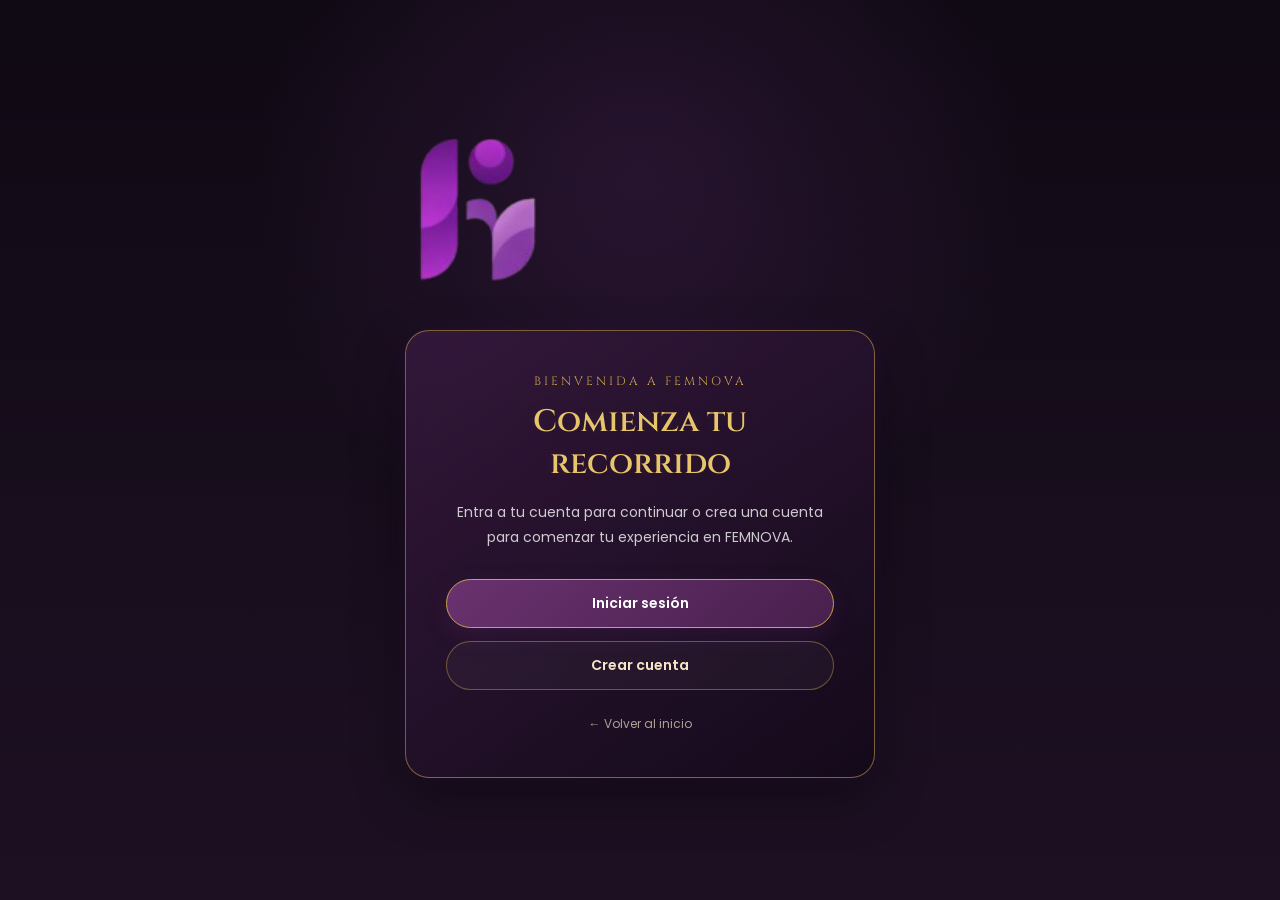
<file: acceder.html>
<!DOCTYPE html>
<html lang="es">

<head>

    <meta charset="UTF-8">

    <meta
        name="viewport"
        content="width=device-width, initial-scale=1.0"
    >

    <title>FEMNOVA | Acceder</title>

    <link
        rel="stylesheet"
        href="estilos8.css"
    >

    <link
        href="https://fonts.googleapis.com/css2?family=Cinzel:wght@400;600;700;900&family=Poppins:wght@300;400;500;600;700&display=swap"
        rel="stylesheet"
    >

</head>


<body class="pagina-acceso">


    <main class="acceso-contenedor">


        <!-- LOGO -->

        <div class="acceso-logo">

            <img
                src="img/logo/logo.png"
                alt="Logo FEMNOVA"
            >

        </div>



        <!-- PANEL -->

        <section class="acceso-panel">


            <!-- =====================================
                 INICIO DEL PANEL
            ====================================== -->

            <div
                id="vistaBienvenida"
                class="vista-acceso">

                <span class="acceso-etiqueta">
                    BIENVENIDA A FEMNOVA
                </span>


                <h1>
                    Comienza tu recorrido
                </h1>


                <p>
                    Entra a tu cuenta para continuar
                    o crea una cuenta para comenzar
                    tu experiencia en FEMNOVA.
                </p>


                <div class="acceso-botones">

                    <button
                        type="button"
                        id="btnMostrarLogin"
                        class="boton-acceso principal">

                        Iniciar sesión

                    </button>


                    <button
                        type="button"
                        id="btnMostrarRegistro"
                        class="boton-acceso secundario">

                        Crear cuenta

                    </button>

                </div>


                <a
                    href="inicio.html"
                    class="volver-inicio">

                    ← Volver al inicio

                </a>

            </div>



            <!-- =====================================
                 INICIAR SESIÓN
            ====================================== -->

            <div
                id="vistaLogin"
                class="vista-acceso oculta">


                <span class="acceso-etiqueta">
                    BIENVENIDA DE NUEVO
                </span>


                <h1>
                    Iniciar sesión
                </h1>


                <p>
                    Ingresa a tu cuenta para continuar
                    tu recorrido por FEMNOVA.
                </p>


                <form id="formLogin">


                    <div class="campo-acceso">

                        <label for="loginCorreo">
                            Correo
                        </label>

                        <input
                            type="email"
                            id="loginCorreo"
                            placeholder="correo@ejemplo.com"
                            autocomplete="email"
                            required
                        >

                    </div>



                    <div class="campo-acceso">

                        <label for="loginClave">
                            Contraseña
                        </label>

                        <input
                            type="password"
                            id="loginClave"
                            placeholder="Tu contraseña"
                            autocomplete="current-password"
                            required
                        >

                    </div>



                    <button
                        type="submit"
                        class="boton-formulario">

                        Ingresar

                    </button>

                </form>


                <p
                    id="mensajeLogin"
                    class="mensaje-acceso">
                </p>


                <button
                    type="button"
                    id="btnIrRegistro"
                    class="enlace-boton">

                    ¿No tienes cuenta? Crear cuenta

                </button>


                <button
                    type="button"
                    id="btnVolverBienvenidaLogin"
                    class="volver-boton">

                    ← Volver

                </button>

            </div>



            <!-- =====================================
                 CREAR CUENTA
            ====================================== -->

            <div
                id="vistaRegistro"
                class="vista-acceso oculta">


                <span class="acceso-etiqueta">
                    ÚNETE A FEMNOVA
                </span>


                <h1>
                    Crear cuenta
                </h1>


                <p>
                    Crea tu cuenta para comenzar
                    tu experiencia en FEMNOVA.
                </p>


                <form id="formRegistro">


                    <div class="campo-acceso">

                        <label for="registroNombre">
                            Nombre
                        </label>

                        <input
                            type="text"
                            id="registroNombre"
                            placeholder="Tu nombre"
                            autocomplete="name"
                            required
                        >

                    </div>



                    <div class="campo-acceso">

                        <label for="registroCorreo">
                            Correo
                        </label>

                        <input
                            type="email"
                            id="registroCorreo"
                            placeholder="correo@ejemplo.com"
                            autocomplete="email"
                            required
                        >

                    </div>



                    <div class="campo-acceso">

                        <label for="registroClave">
                            Contraseña
                        </label>

                        <input
                            type="password"
                            id="registroClave"
                            placeholder="Crea una contraseña"
                            autocomplete="new-password"
                            required
                        >

                    </div>



                    <div class="campo-acceso">

                        <label for="registroClave2">
                            Confirmar contraseña
                        </label>

                        <input
                            type="password"
                            id="registroClave2"
                            placeholder="Repite tu contraseña"
                            autocomplete="new-password"
                            required
                        >

                    </div>



                    <button
                        type="submit"
                        class="boton-formulario">

                        Crear cuenta

                    </button>

                </form>


                <p
                    id="mensajeRegistro"
                    class="mensaje-acceso">
                </p>


                <button
                    type="button"
                    id="btnIrLogin"
                    class="enlace-boton">

                    ¿Ya tienes cuenta? Iniciar sesión

                </button>


                <button
                    type="button"
                    id="btnVolverBienvenidaRegistro"
                    class="volver-boton">

                    ← Volver

                </button>

            </div>


        </section>

    </main>


    <script src="script.js"></script>

</body>

</html>
</file>
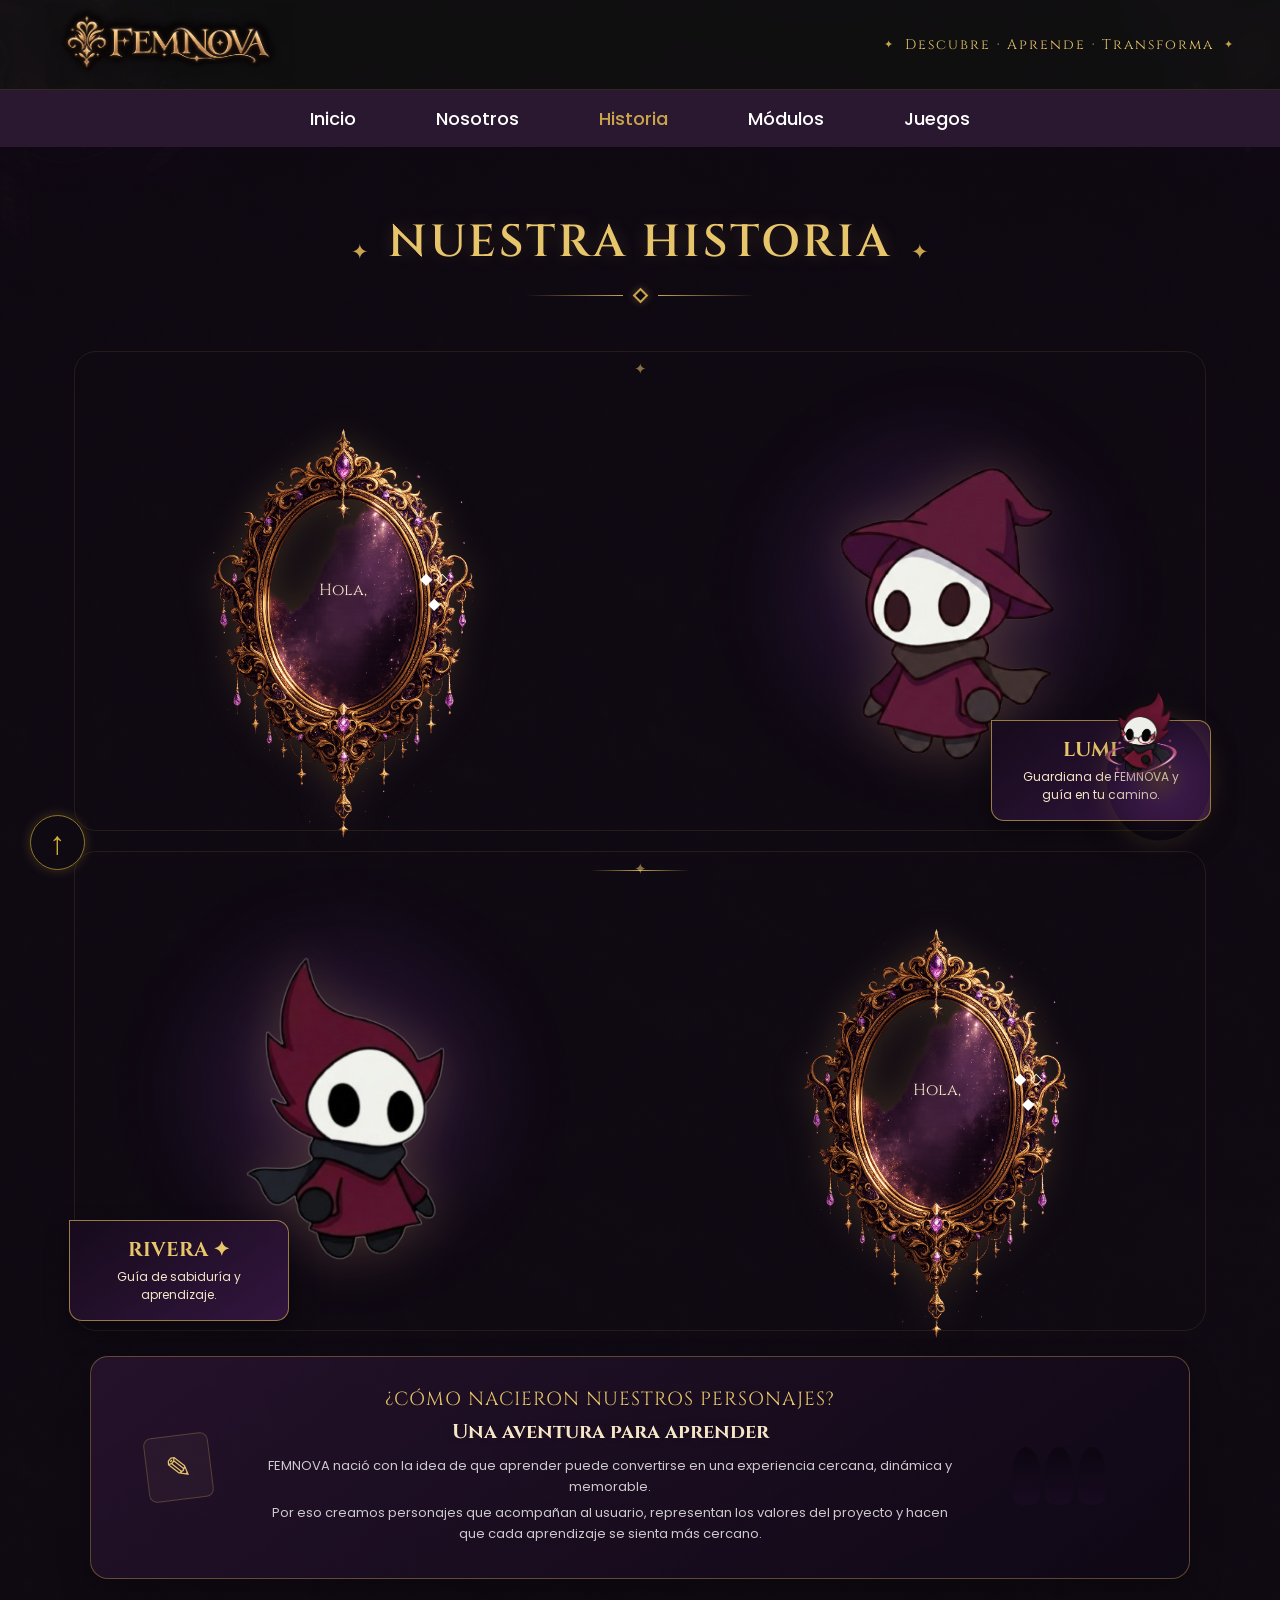
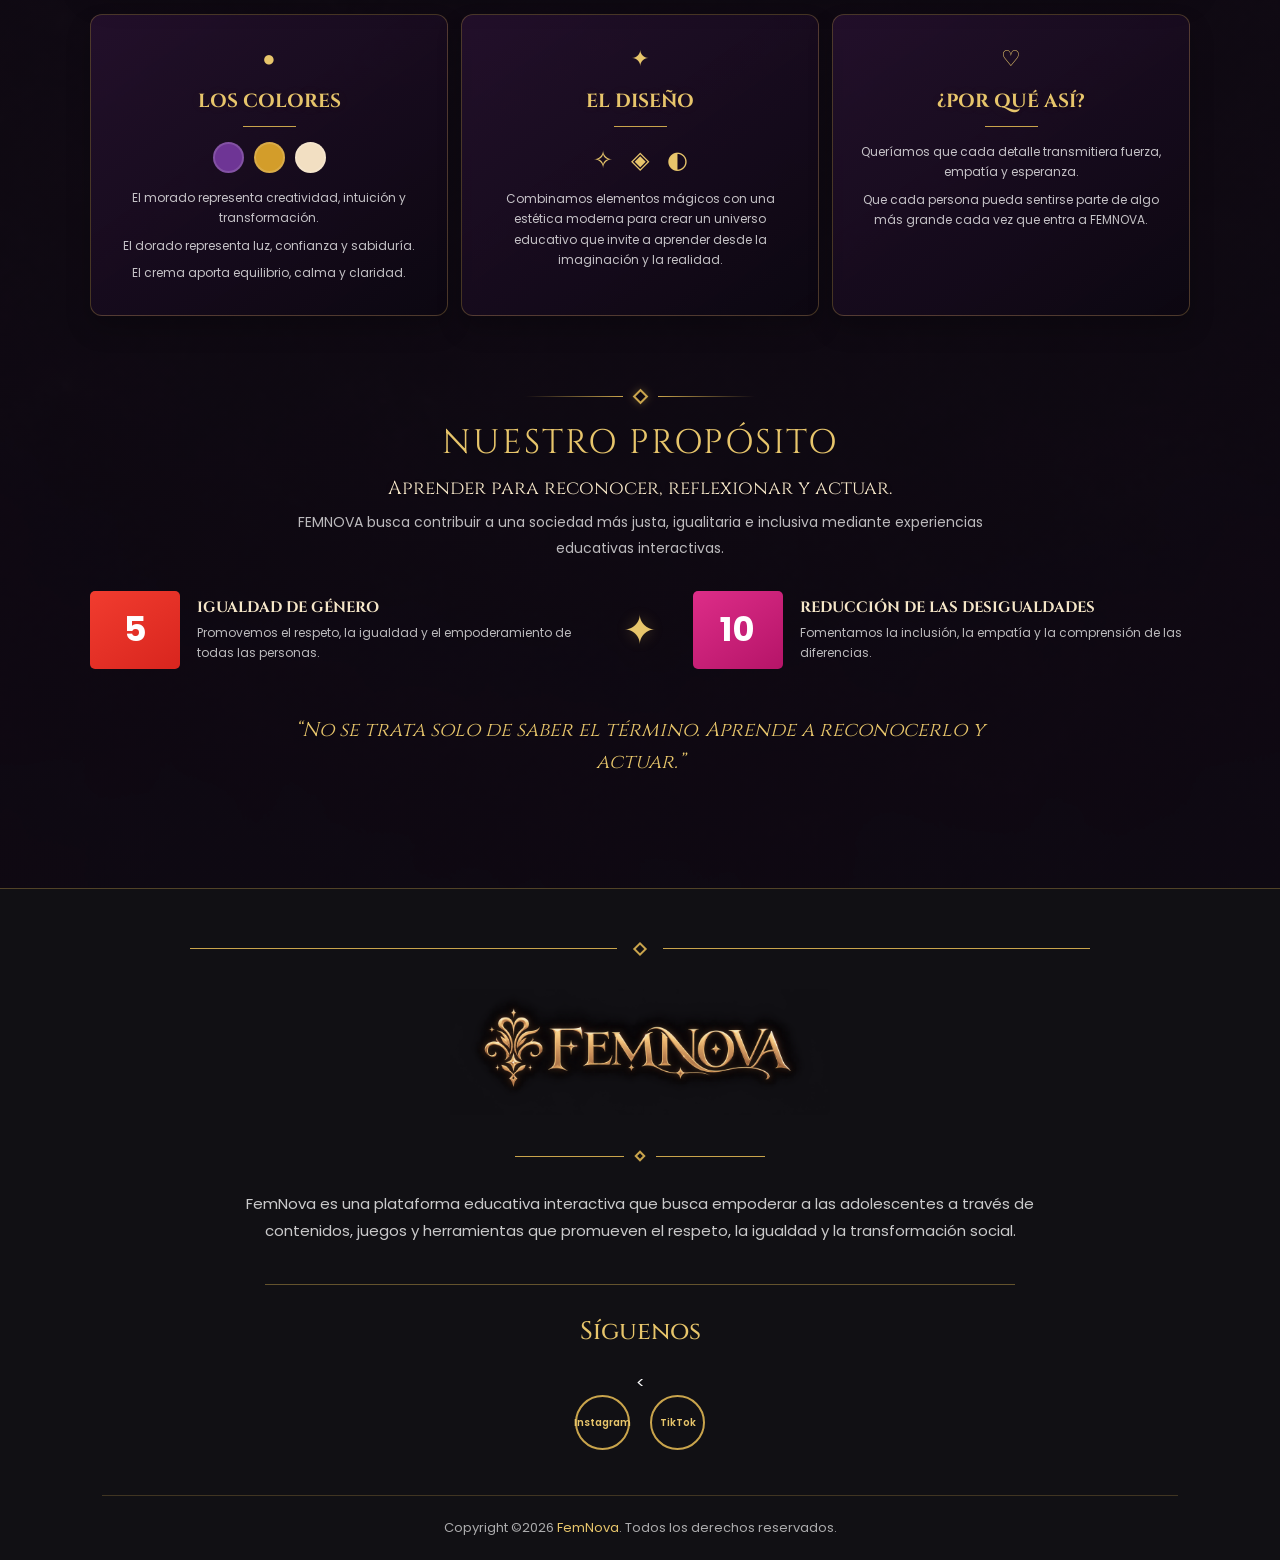
<file: historia.html>
<!DOCTYPE html>
<html lang="es">

<head>


<div id="inicio"></div>


    <meta charset="UTF-8">
    <meta name="viewport" content="width=device-width, initial-scale=1.0">

    <title>FEMNOVA | Historia</title>

    <link rel="stylesheet" href="estilos8.css">
<link rel="icon" type="image/png" href="img/logo/logo.png">
    <link
        href="https://fonts.googleapis.com/css2?family=Cinzel:wght@400;600;700;900&family=Poppins:wght@300;400;500;600;700&display=swap"
        rel="stylesheet"
    >
</head>

<body>

<header>

    <div class="logo">
          <img src="img/logo/titulo.png" alt="Logo FEMNOVA">
    </div>

    <div class="frase-header">
        <span>✦</span>
        Descubre · Aprende · Transforma
        <span>✦</span>
    </div>

</header>


<nav class="menu">

    <a href="inicio.html">Inicio</a>
    <a href="nosotros.html">Nosotros</a>
    <a href="historia.html" class="menu-activo">Historia</a>
    <a href="modulos.html">Módulos</a>
    <a href="juegos.html">Juegos</a>

</nav>

<main class="historia-pagina">



    <!-- ==================================================
         TÍTULO
    =================================================== -->

    <section class="historia-titulo">

        <div class="titulo-adorno">✦</div>

        <h1>NUESTRA HISTORIA</h1>

        <div class="titulo-adorno">✦</div>

        <div class="historia-linea">
            <span></span>
            <div class="historia-rombo"></div>
            <span></span>
        </div>

    </section>


    <!-- ==================================================
         ESCENA DE LUMI
    =================================================== -->

    <section class="historia-escena escena-lumi">

        <div class="escena-decoracion escena-arriba"></div>

        <div class="escena-contenido">

            <!-- ESPEJO -->
            <div class="espejo-personaje">

                <div class="espejo-marco">

                    <img
                        src="img/decoracion/espejo.png"
                        alt="Espejo ornamental de Lumi"
                        class="imagen-espejo"
                    >

                    <div class="espejo-centro">

                        <div class="texto-carrusel" id="textoLumi">

                            <div class="texto-frase activa">
                                <span>Hola,</span>
                            </div>

                            <div class="texto-frase">
                                <span>soy <strong>Lumi</strong> ✦</span>
                            </div>

                            <div class="texto-frase">
                                <span>Estoy aquí para acompañarte.</span>
                            </div>

                            <div class="texto-frase">
                                <span>Te guío en tu camino dentro de FEMNOVA.</span>
                            </div>

                        </div>

                        <div class="mini-rombos">
                            ◆ ◇ ◆
                        </div>

                    </div>

                </div>

            </div>


            <!-- LUMI -->
            <div class="personaje-figura personaje-lumi">

                <div class="halo-personaje"></div>

                <img
                    src="img/personajes/maga.png"
                    alt="Lumi"
                >

                <div class="placa-personaje">

                    <h3>
                        LUMI ✦
                    </h3>

                    <p>
                        Guardiana de FEMNOVA
                        y guía en tu camino.
                    </p>

                </div>

            </div>

        </div>

        <div class="escena-linea"></div>

    </section>



    <!-- ==================================================
         ESCENA DE RIVERA
    =================================================== -->

    <section class="historia-escena escena-rivera">

        <div class="escena-contenido">

            <!-- RIVERA -->
            <div class="personaje-figura personaje-rivera">

                <div class="halo-personaje"></div>
                 
   <img
                    src="img/personajes/chatbot.png"
                    alt="Rivera"
                >
                
                <div class="placa-personaje">


                    
                    <h3>
                        RIVERA ✦
                    </h3>

                    <p>
                        Guía de sabiduría
                        y aprendizaje.
                    </p>

                </div>

            </div>


            <!-- ESPEJO -->
            <div class="espejo-personaje">

                <div class="espejo-marco">

                    <img
                        src="img/decoracion/espejo.png"
                        alt="Espejo ornamental de Rivera"
                        class="imagen-espejo"
                    >

                    <div class="espejo-centro">

                        <div
                            class="texto-carrusel"
                            id="textoRivera"
                        >

                     

                            <div class="texto-frase activa">
                                <span>Hola,</span>
                            </div>

                            <div class="texto-frase">
                                <span>soy <strong>Rivera</strong> ✦</span>
                            </div>

                            <div class="texto-frase">
                                <span>Mi misión es guiarte.</span>
                            </div>

                            <div class="texto-frase">
                                <span>Y enseñarte algo nuevo en cada reto.</span>
                            </div>

                        </div>

                        <div class="mini-rombos">
                            ◆ ◇ ◆
                        </div>

                    </div>

                </div>

            </div>

        </div>

    </section>



    <!-- ==================================================
         NACIMIENTO DE LOS PERSONAJES
    =================================================== -->

    <section class="nacimiento-personajes">

        <div class="nacimiento-icono">
            ✎
        </div>

        <div class="nacimiento-texto">

            <span>
                ¿CÓMO NACIERON NUESTROS PERSONAJES?
            </span>

            <h2>
                Una aventura para aprender
            </h2>

            <p>
                FEMNOVA nació con la idea de que aprender
                puede convertirse en una experiencia
                cercana, dinámica y memorable.
            </p>

            <p>
                Por eso creamos personajes que acompañan
                al usuario, representan los valores del
                proyecto y hacen que cada aprendizaje
                se sienta más cercano.
            </p>

        </div>

        <div class="siluetas-personajes">
            <span></span>
            <span></span>
            <span></span>
        </div>

    </section>



    <!-- ==================================================
         TRES BLOQUES
    =================================================== -->

    <section class="historia-tres-bloques">


        <article class="info-historia">

            <div class="icono-info">
                ●
            </div>

            <h2>
                LOS COLORES
            </h2>

            <div class="linea-info"></div>

            <div class="paleta">

                <span class="color-morado"></span>
                <span class="color-dorado"></span>
                <span class="color-crema"></span>

            </div>

            <p>
                El morado representa creatividad,
                intuición y transformación.
            </p>

            <p>
                El dorado representa luz,
                confianza y sabiduría.
            </p>

            <p>
                El crema aporta equilibrio,
                calma y claridad.
            </p>

        </article>



        <article class="info-historia">

            <div class="icono-info">
                ✦
            </div>

            <h2>
                EL DISEÑO
            </h2>

            <div class="linea-info"></div>

            <div class="iconos-diseno">
                <span>✧</span>
                <span>◈</span>
                <span>◐</span>
            </div>

            <p>
                Combinamos elementos mágicos con una
                estética moderna para crear un universo
                educativo que invite a aprender desde
                la imaginación y la realidad.
            </p>

        </article>



        <article class="info-historia">

            <div class="icono-info">
                ♡
            </div>

            <h2>
                ¿POR QUÉ ASÍ?
            </h2>

            <div class="linea-info"></div>

            <p>
                Queríamos que cada detalle transmitiera
                fuerza, empatía y esperanza.
            </p>

            <p>
                Que cada persona pueda sentirse parte
                de algo más grande cada vez que entra
                a FEMNOVA.
            </p>

        </article>

    </section>



    <!-- ==================================================
         PROPÓSITO
    =================================================== -->

    <section class="historia-proposito">

        <div class="historia-linea">
            <span></span>
            <div class="historia-rombo"></div>
            <span></span>
        </div>

        <span class="proposito-etiqueta">
            NUESTRO PROPÓSITO
        </span>

        <h2>
            Aprender para reconocer,
            reflexionar y actuar.
        </h2>

        <p class="proposito-intro">
            FEMNOVA busca contribuir a una sociedad
            más justa, igualitaria e inclusiva mediante
            experiencias educativas interactivas.
        </p>


        <div class="ods-contenedor">

            <article class="ods-bloque">

                <div class="ods-numero">
                    5
                </div>

                <div>

                    <h3>
                        IGUALDAD DE GÉNERO
                    </h3>

                    <p>
                        Promovemos el respeto, la igualdad
                        y el empoderamiento de todas
                        las personas.
                    </p>

                </div>

            </article>


            <div class="simbolo-ods">
                ✦
            </div>


            <article class="ods-bloque">

                <div class="ods-numero ods-diez">
                    10
                </div>

                <div>

                    <h3>
                        REDUCCIÓN DE LAS DESIGUALDADES
                    </h3>

                    <p>
                        Fomentamos la inclusión,
                        la empatía y la comprensión
                        de las diferencias.
                    </p>

                </div>

            </article>

        </div>


        <p class="frase-historia">
            “No se trata solo de saber el término.
            Aprende a reconocerlo y actuar.”
        </p>

    </section>

</main>

<footer class="footer">

    <div class="footer-adorno">
        <span></span>
        <div class="rombo-footer"></div>
        <span></span>
    </div>

    <div class="footer-logo">
    <img src="img/logo/titulo.png" alt="FEMNOVA">
</div>

    <div class="footer-separador">
        <span></span>
        <div class="rombo-footer"></div>
        <span></span>
    </div>

    <p class="footer-descripcion">
        FemNova es una plataforma educativa interactiva que busca
        empoderar a las adolescentes a través de contenidos,
        juegos y herramientas que promueven el respeto,
        la igualdad y la transformación social.
    </p>

    <div class="footer-linea"></div>

    <h3 class="footer-siguenos">
        Síguenos
    </h3>

    <
<div class="footer-redes">

    <a href="https://www.instagram.com/femnova_26/"
       target="_blank"
       rel="noopener noreferrer"
       aria-label="Instagram">
        Instagram
    </a>

    <a href="https://www.tiktok.com/femnova_26"
       target="_blank"
       rel="noopener noreferrer"
       aria-label="TikTok">
        TikTok
    </a>

</div>
    <div class="footer-inferior">

        <p>
            Copyright ©2026
            <span>FemNova</span>.
            Todos los derechos reservados.
        </p>

    </div>

</footer>


<script src="script.js"></script>


<!-- =========================================
     CHATBOY - BOTÓN FLOTANTE
========================================= -->

<button
    class="boton-chatboy"
    id="abrirChatboy"
    aria-label="Abrir Chatboy">

    <img
        src="img/personajes/chat1.png"
        alt="Chatboy">

</button>
<!-- =========================================
     CHATBOY - VENTANA
========================================= -->

<div
    class="chatboy-overlay"
    id="chatboyOverlay">

    <div class="chatboy-ventana">


        <!-- CABECERA -->

        <div class="chatboy-header">

            <div class="chatboy-identidad">

                <div class="chatboy-icono">

                    <img
                        src="img/personajes/chatbot.png"
                        alt="Chatboy">

                </div>

                <div>

                    <h2>Chatboy</h2>

                    <span>
                        Estoy aquí para escucharte
                    </span>

                </div>

            </div>


            <!-- CERRAR -->

            <button
                class="cerrar-chatboy"
                id="cerrarChatboy"
                aria-label="Cerrar Chatboy">

                ×

            </button>

        </div>


        <!-- =====================================
             MENSAJES
        ====================================== -->

        <div
            class="chatboy-mensajes"
            id="chatboyMensajes">

            <div class="mensaje-chatboy">

                Hola 💜

                <br><br>

                Puedes contarme cómo te sientes.
                Estoy aquí para escucharte.

            </div>

        </div>


        <!-- =====================================
             ESCRIBIR
        ====================================== -->

        <div class="chatboy-escribir">

            <input
                type="text"
                id="mensajeChatboy"
                placeholder="Cuéntame cómo te sientes..."
                autocomplete="off"
            >

            <button
                id="enviarChatboy"
                aria-label="Enviar mensaje">

                ➤

            </button>

        </div>


    </div>

</div>

<script src="script.js"></script>

</body>


<a href="#inicio" class="flecha-subir" aria-label="Volver arriba">
    ↑
</a>

</html>
</file>
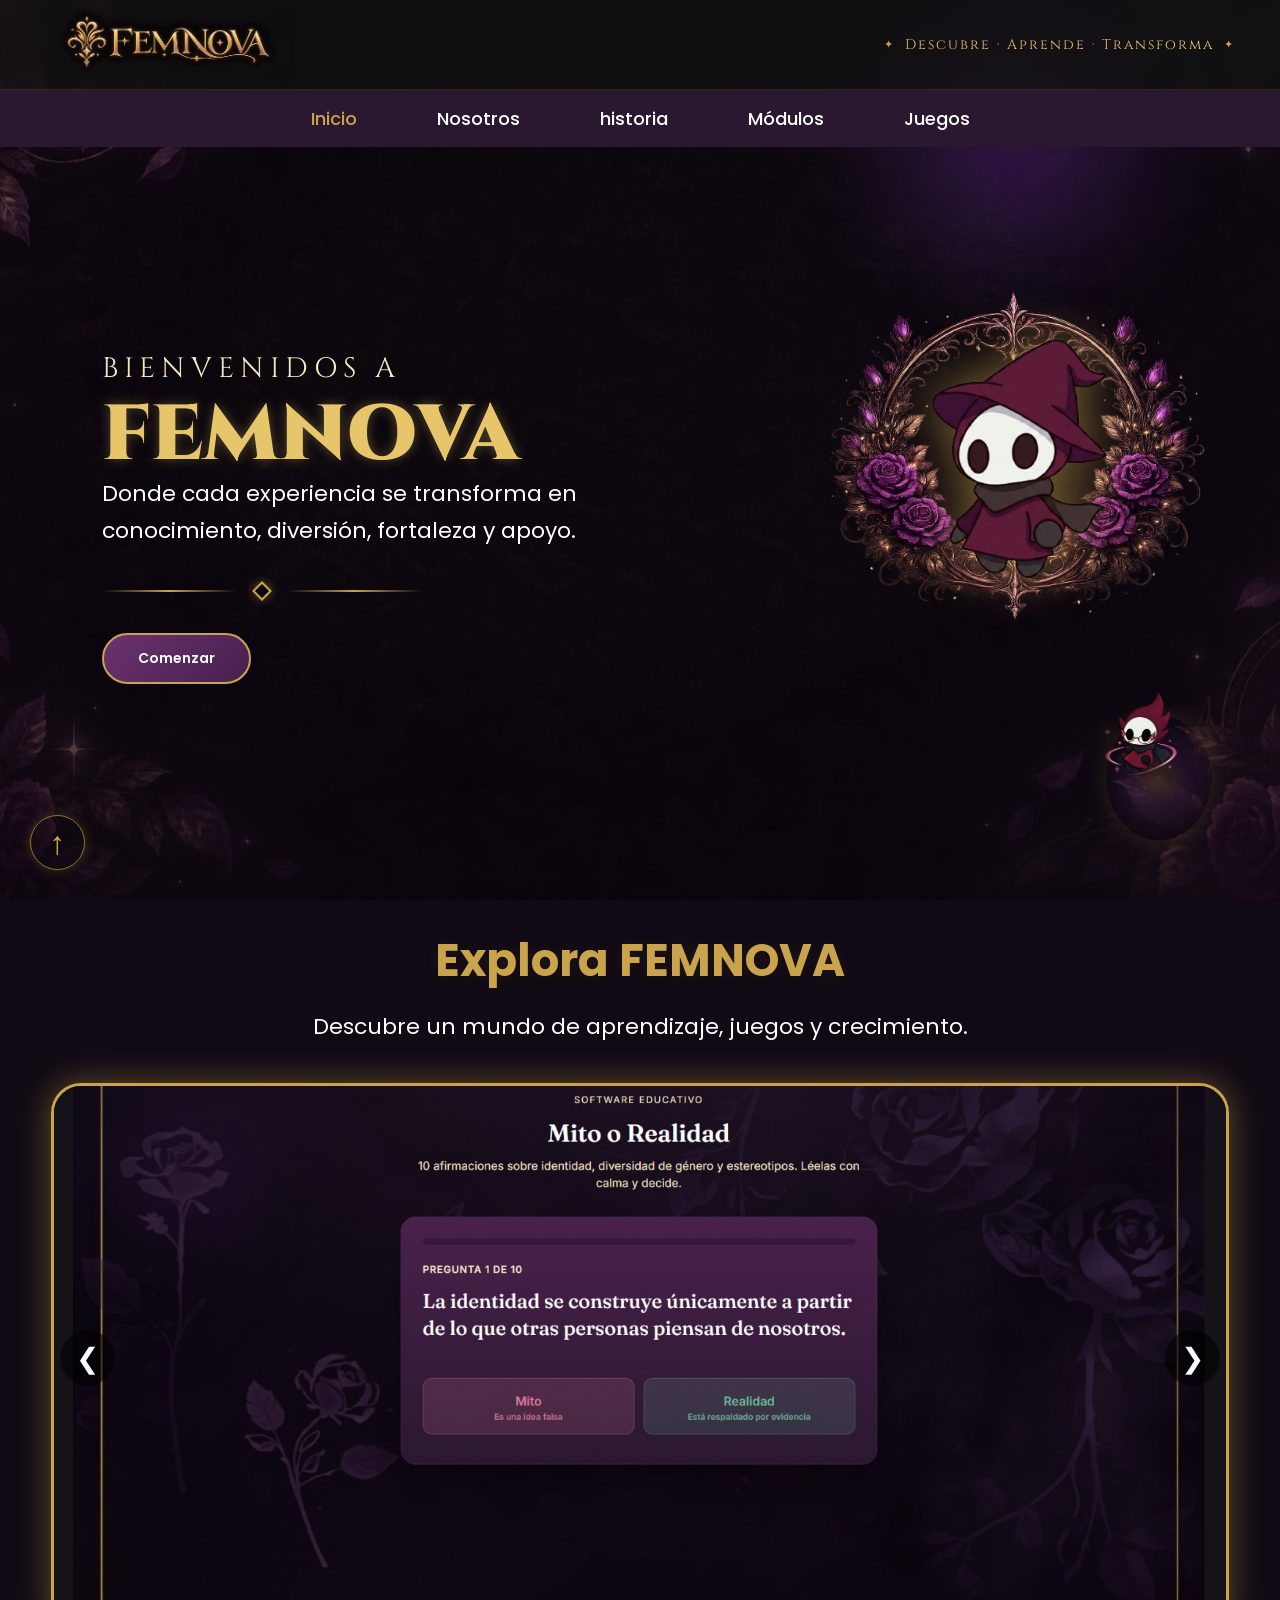
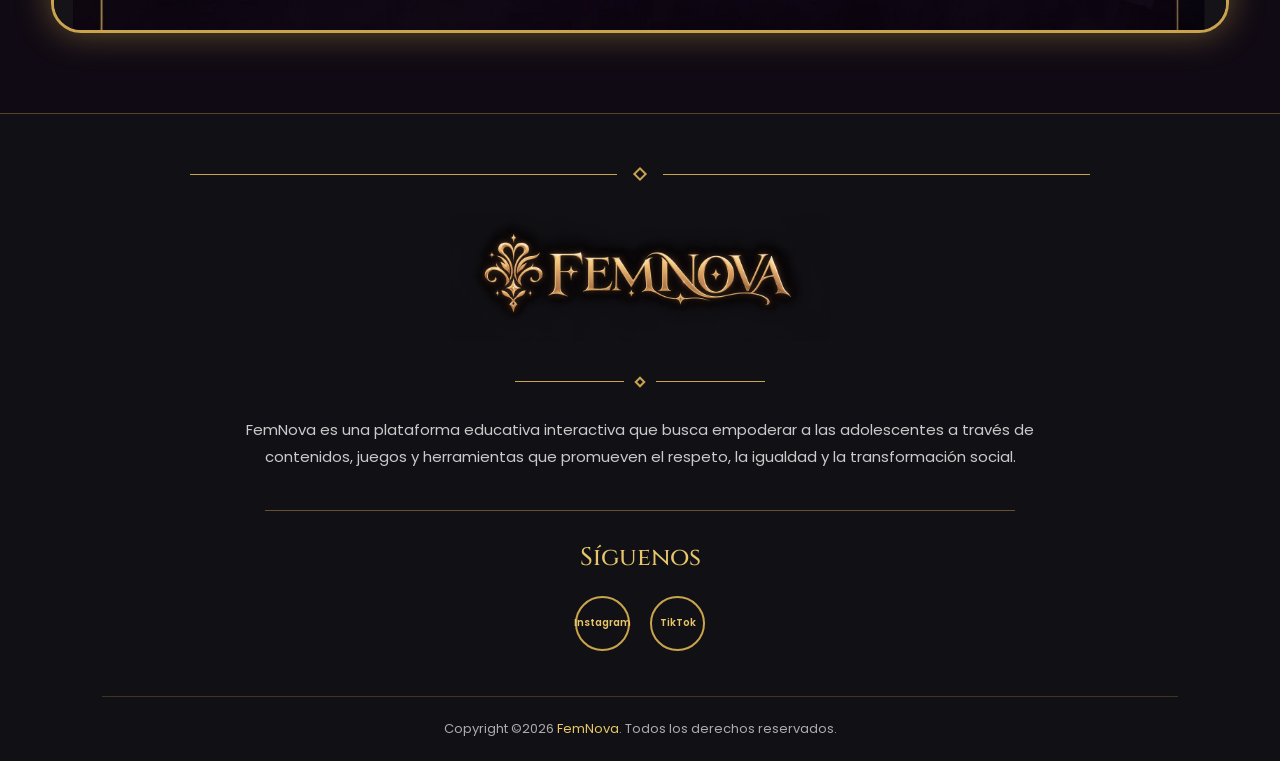
<file: inicio.html>
<!DOCTYPE html>
<html lang="es">

<head>
    <meta charset="UTF-8">
    <meta name="viewport" content="width=device-width, initial-scale=1.0">


<div id="inicio"></div>


    <title>FEMNOVA</title>
<link rel="icon" type="image/png" href="img/logo/logo.png">
 <link rel="stylesheet" href="estilos8.css">

    <link href="https://fonts.googleapis.com/css2?family=Cinzel:wght@400;700;900&family=Poppins:wght@300;400;500;600;700&display=swap" rel="stylesheet">
</head>

<body>
<header>

    <div class="logo">
        <img src="img/logo/titulo.png" alt="Logo FEMNOVA">
    </div>

    <div class="frase-header">
        <span>✦</span>
        Descubre · Aprende · Transforma
        <span>✦</span>
    </div>

</header>

  <nav class="menu">

        <a href="inicio.html"class="menu-activo">
            Inicio
        </a>

        <a href="nosotros.html">
            Nosotros
        </a>

        <a href="historia.html">
            historia
        </a>

        <a href="modulos.html">
            Módulos
        </a>

        <a href="juegos.html" >
            Juegos
        </a>

    </nav>
<section class="hero">

    <div class="texto">

        <h3 class="bienvenida">Bienvenidos a</h3>

        <h1>FEMNOVA</h1>

        <p>
            Donde cada experiencia se transforma en conocimiento,
            diversión, fortaleza y apoyo.
        </p>

        <div class="separador">
            <span></span>
            <div class="rombo"></div>
            <span></span>
        </div>

        <a href="acceder.html" class="boton-comenzar">
            Comenzar
        </a>

    </div>

    <div class="personaje">

        <div class="halo"></div>

        <img
            src="img/decoracion/marco.png"
            class="marco"
            alt="Marco floral">

        <img
            src="img/personajes/maga.png"
            class="maga"
            alt="Personaje FEMNOVA">

    </div>

</section>


<section class="explorar">

    <h2>Explora FEMNOVA</h2>

    <p>
        Descubre un mundo de aprendizaje, juegos y crecimiento.
    </p>

    <div class="slider">

        <button class="anterior">&#10094;</button>

        <div class="contenedor-slider">

            <img src="img/carrusel/carrusel1.jpeg" class="slide activo">

            <img src="img/carrusel/carrusel2.jpeg" class="slide">

            <img src="img/carrusel/carrusel3.jpeg" class="slide">

            <img src="img/carrusel/carrusel4.jpeg" class="slide">

        </div>

        <button class="siguiente">&#10095;</button>

    </div>

</section>


<footer class="footer">

    <div class="footer-adorno">
        <span></span>
        <div class="rombo-footer"></div>
        <span></span>
    </div>

    <div class="footer-logo">
    <img src="img/logo/titulo.png" alt="FEMNOVA">
</div>

    <div class="footer-separador">
        <span></span>
        <div class="rombo-footer"></div>
        <span></span>
    </div>

    <p class="footer-descripcion">
        FemNova es una plataforma educativa interactiva que busca
        empoderar a las adolescentes a través de contenidos, juegos
        y herramientas que promueven el respeto, la igualdad y la
        transformación social.
    </p>

    <div class="footer-linea"></div>

    <h3 class="footer-siguenos">Síguenos</h3>

  
<div class="footer-redes">

    <a href="https://www.instagram.com/femnova_26/"
       target="_blank"
       rel="noopener noreferrer"
       aria-label="Instagram">
        Instagram
    </a>

    <a href="https://www.tiktok.com/femnova_26"
       target="_blank"
       rel="noopener noreferrer"
       aria-label="TikTok">
        TikTok
    </a>

</div>
    <div class="footer-inferior">

        <p>
            Copyright ©2026
            <span>FemNova</span>.
            Todos los derechos reservados.
        </p>

    </div>

</footer>


<!-- =========================================
     CHATBOY - BOTÓN FLOTANTE
========================================= -->

<button
    class="boton-chatboy"
    id="abrirChatboy"
    aria-label="Abrir Chatboy">

    <img
        src="img/personajes/chat1.png"
        alt="Chatboy">

</button>
<!-- =========================================
     CHATBOY - VENTANA
========================================= -->

<div
    class="chatboy-overlay"
    id="chatboyOverlay">

    <div class="chatboy-ventana">


        <!-- CABECERA -->

        <div class="chatboy-header">

            <div class="chatboy-identidad">

                <div class="chatboy-icono">

                    <img
                        src="img/personajes/chatbot.png"
                        alt="Chatboy">

                </div>

                <div>

                    <h2>Chatboy</h2>

                    <span>
                        Estoy aquí para escucharte
                    </span>

                </div>

            </div>


            <!-- CERRAR -->

            <button
                class="cerrar-chatboy"
                id="cerrarChatboy"
                aria-label="Cerrar Chatboy">

                ×

            </button>

        </div>


        <!-- =====================================
             MENSAJES
        ====================================== -->

        <div
            class="chatboy-mensajes"
            id="chatboyMensajes">

            <div class="mensaje-chatboy">

                Hola 💜

                <br><br>

                Puedes contarme cómo te sientes.
                Estoy aquí para escucharte.

            </div>

        </div>


        <!-- =====================================
             ESCRIBIR
        ====================================== -->

        <div class="chatboy-escribir">

            <input
                type="text"
                id="mensajeChatboy"
                placeholder="Cuéntame cómo te sientes..."
                autocomplete="off"
            >

            <button
                id="enviarChatboy"
                aria-label="Enviar mensaje">

                ➤

            </button>

        </div>


    </div>

</div>


<script src="script.js"></script>

</body>

<a href="#inicio" class="flecha-subir" aria-label="Volver arriba">
    ↑
</a>

</html>
</file>
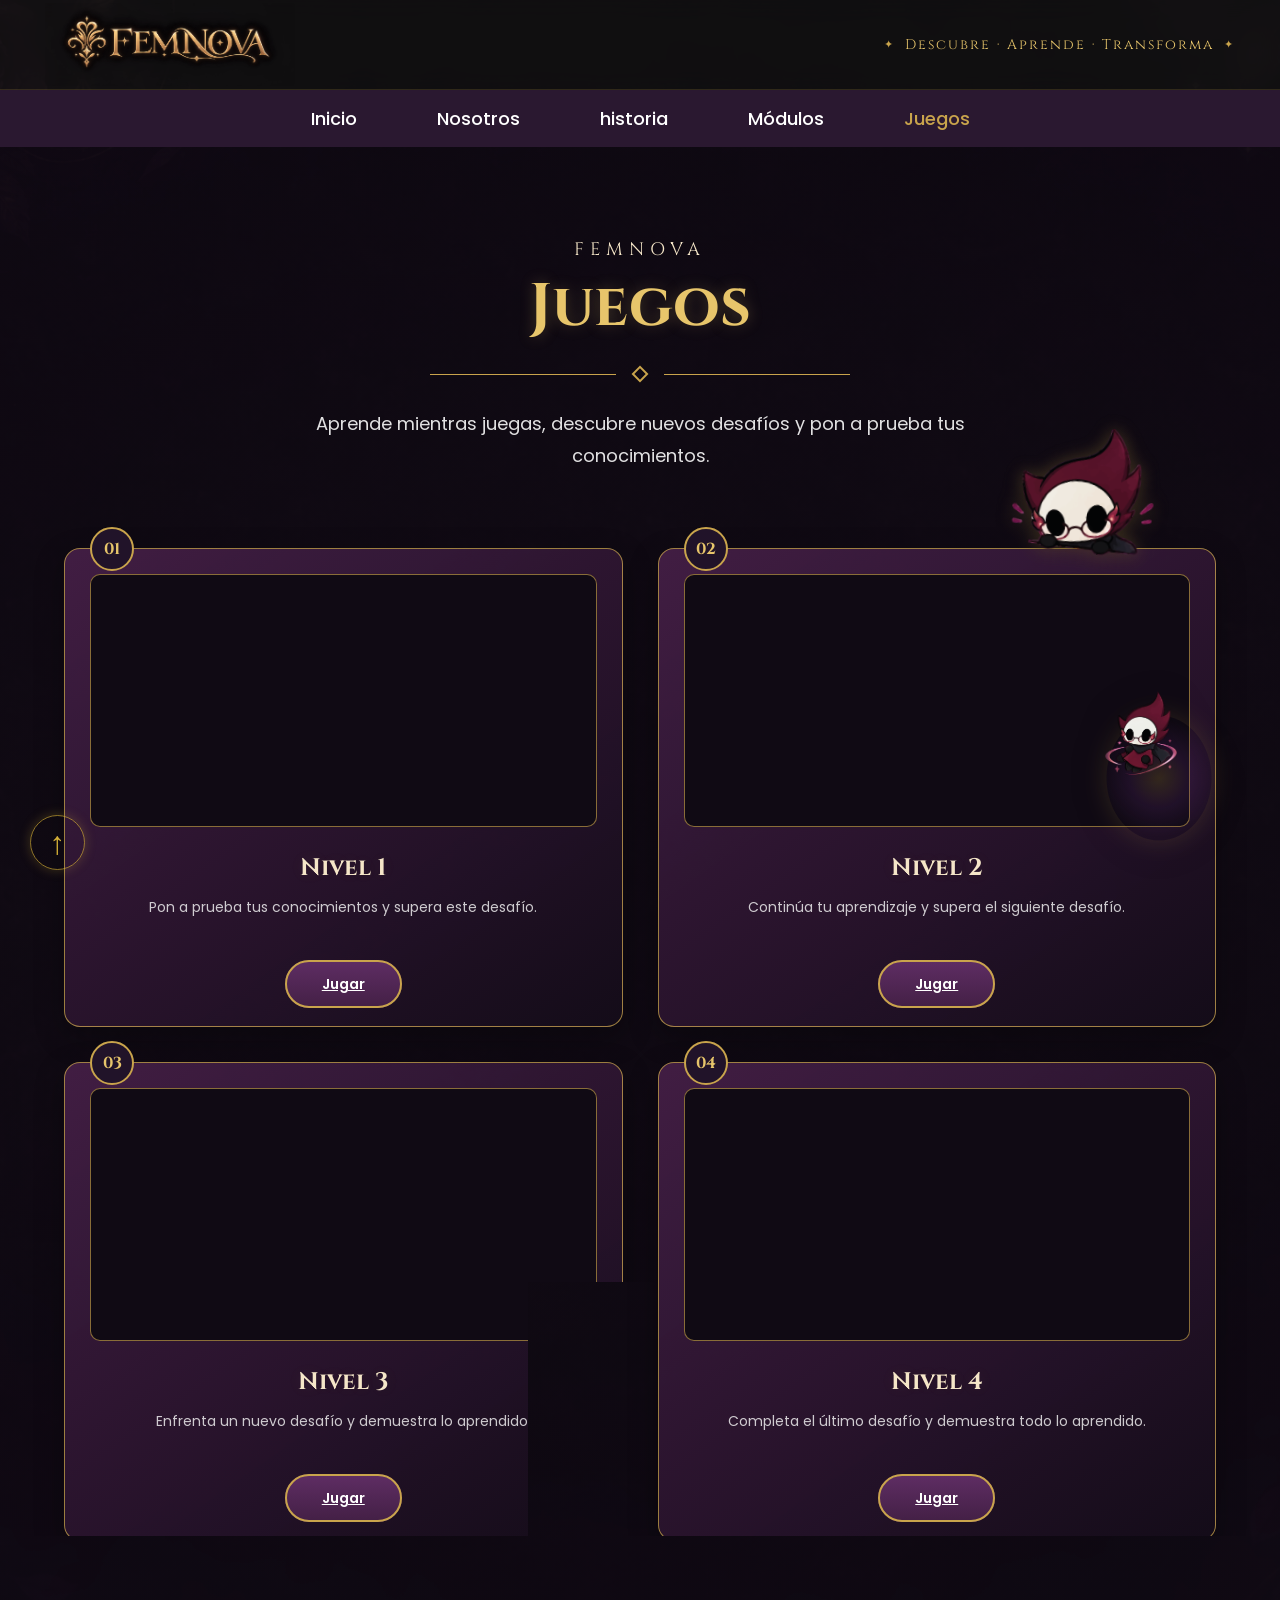
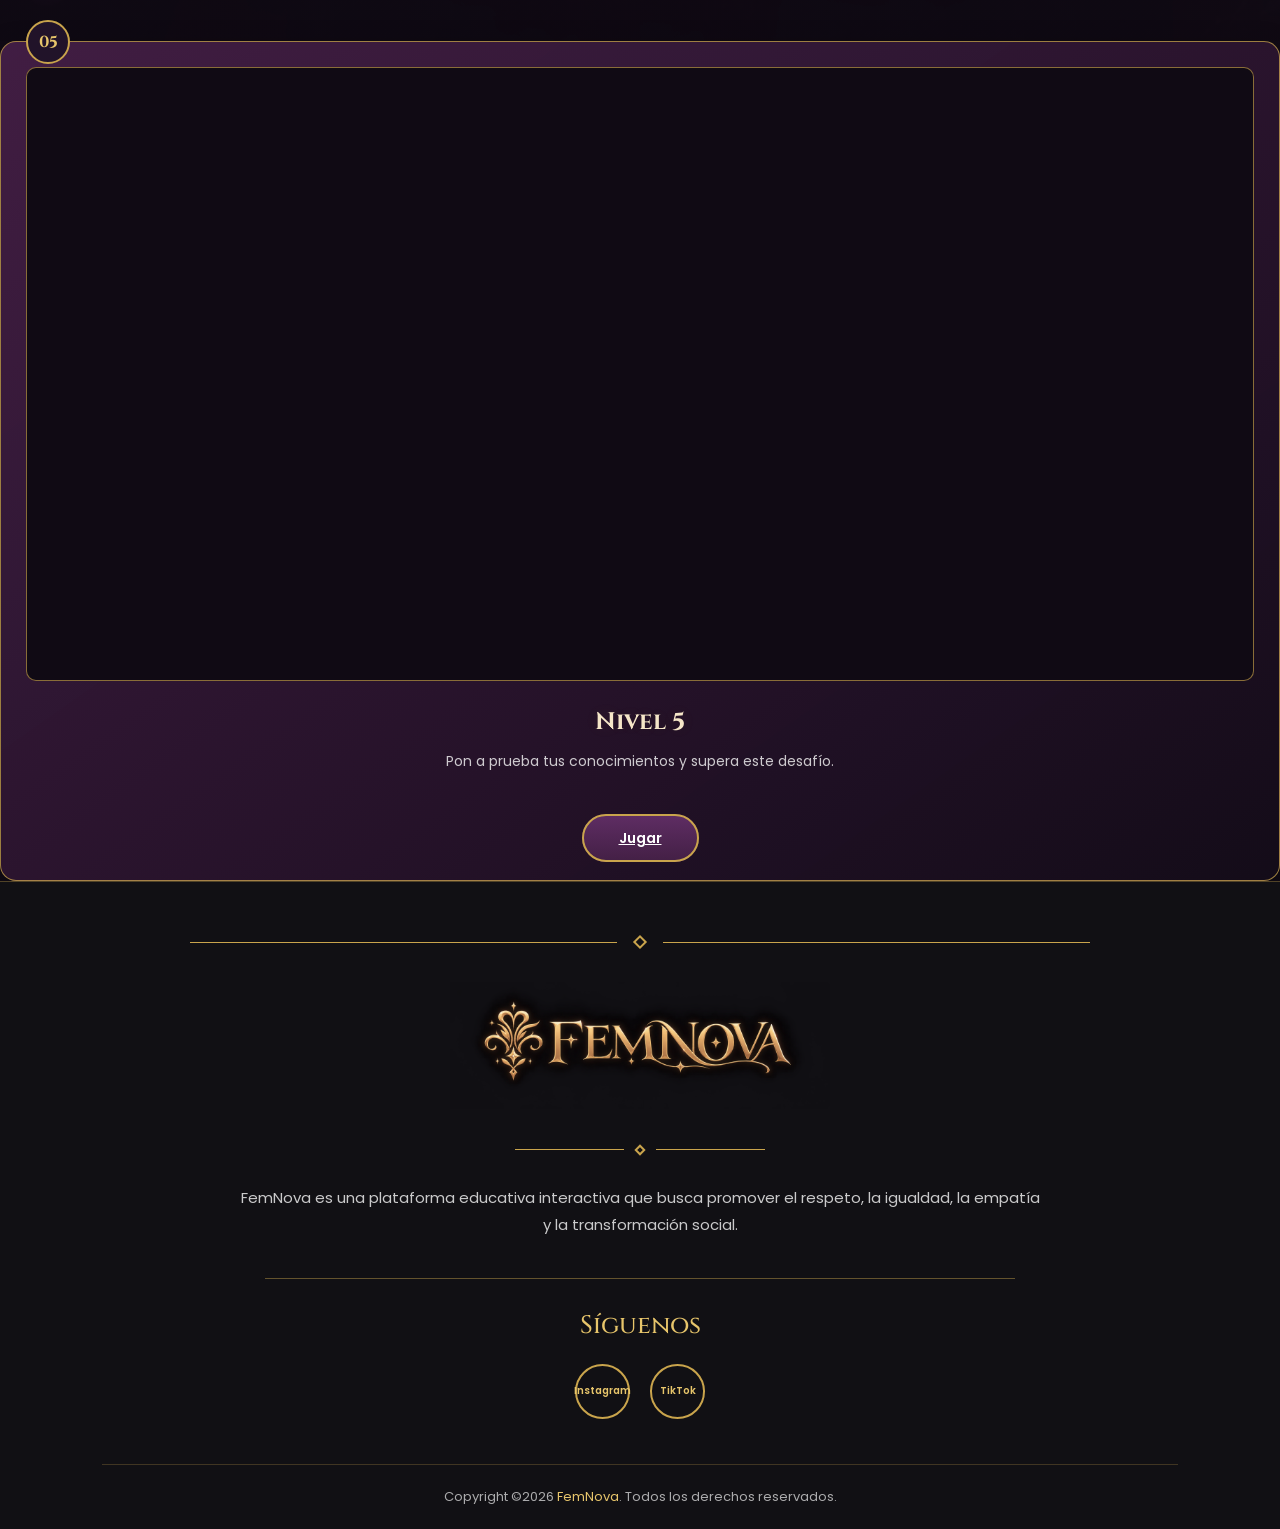
<file: juegos.html>
<!DOCTYPE html>
<html lang="es">


<div id="inicio"></div>


<head>

    <meta charset="UTF-8">

    <meta name="viewport" content="width=device-width, initial-scale=1.0">
<link rel="icon" type="image/png" href="img/logo/logo.png">
    <title>FEMNOVA | Juegos</title>

    <link rel="stylesheet" href="estilos8.css">

    <link rel="preconnect" href="https://fonts.googleapis.com">

    <link rel="preconnect" href="https://fonts.gstatic.com" crossorigin>

    <link href="https://fonts.googleapis.com/css2?family=Cinzel:wght@400;600;700;900&family=Poppins:wght@300;400;500;600;700&display=swap" rel="stylesheet">

</head>


<body>


    <!-- =========================================
                    HEADER
    ========================================== -->

    <header class="header">

        <div class="logo">

              <img src="img/logo/titulo.png" alt="Logo FEMNOVA">

        </div>


    <div class="frase-header">
        <span>✦</span>
        Descubre · Aprende · Transforma
        <span>✦</span>
    </div>

    </header>



    <!-- =========================================
                      MENÚ
    ========================================== -->

    <nav class="menu">

        <a href="inicio.html">
            Inicio
        </a>

        <a href="nosotros.html">
            Nosotros
        </a>

        <a href="historia.html">
            historia
        </a>

        <a href="modulos.html">
            Módulos
        </a>

        <a href="juegos.html" class="menu-activo">
            Juegos
        </a>

    </nav>



    <!-- =========================================
                   CONTENIDO JUEGOS
    ========================================== -->

    <main class="juegos">


        <!-- ENCABEZADO -->

        <section class="juegos-introduccion">

            <p class="juegos-etiqueta">
                FEMNOVA
            </p>


            <h1>
                Juegos
            </h1>


            <div class="separador-juegos">

                <span></span>

                <div class="rombo-juegos"></div>

                <span></span>

            </div>


            <p class="juegos-descripcion">

                Aprende mientras juegas, descubre nuevos desafíos
                y pon a prueba tus conocimientos.

            </p>

        </section>



        <!-- =========================================
                    ESPACIOS PARA JUEGOS
        ========================================== -->

        <section class="contenedor-juegos">


           <!-- JUEGO 01 - NIVEL 1 -->

<article class="tarjeta-juego">

    <div class="numero-juego">
        01
    </div>

    <div class="imagen-juego">

        

    </div>

    <div class="contenido-juego">

        <h2>
            Nivel 1
        </h2>

        <p>
            Pon a prueba tus conocimientos
            y supera este desafío.
        </p>

       <a href="juegosplus/Nivel%201/index.html" class="boton-juego">Jugar</a>
         
        

    </div>

</article>


           <!-- JUEGO 02 - NIVEL 2 -->

<article class="tarjeta-juego">

    <div class="numero-juego">
        02
    </div>

    <div class="imagen-juego">

       
    </div>

    <div class="contenido-juego">

        <h2>
            Nivel 2
        </h2>

        <p>
            Continúa tu aprendizaje
            y supera el siguiente desafío.
        </p>

        <a href="juegosplus/Nivel%202/index.html" class="boton-juego">Jugar</a>

    </div>

</article>



           <!-- JUEGO 03 - NIVEL 3 -->

<article class="tarjeta-juego">

    <div class="numero-juego">
        03
    </div>

    <div class="imagen-juego">


    </div>

    <div class="contenido-juego">

        <h2>
            Nivel 3
        </h2>

        <p>
            Enfrenta un nuevo desafío
            y demuestra lo aprendido.
        </p>

        <a href="juegosplus/Nivel%203/index.html" class="boton-juego">Jugar</a>

    </div>

</article>

<!-- JUEGO 04 - NIVEL 4 -->

<article class="tarjeta-juego">

    <div class="numero-juego">
        04
    </div>

    <div class="imagen-juego">

    </div>

    <div class="contenido-juego">

        <h2>
            Nivel 4
        </h2>

        <p>
            Completa el último desafío
            y demuestra todo lo aprendido.
        </p>

      <a href="juegosplus/Nivel%204/index.html" class="boton-juego">Jugar</a>

    </div>

</article>


        </section>


    </main>

     <!-- JUEGO 05 - NIVEL 5 -->

<article class="tarjeta-juego">

    <div class="numero-juego">
        05
    </div>

    <div class="imagen-juego">

        

    </div>

    <div class="contenido-juego">

        <h2>
            Nivel 5
        </h2>

        <p>
            Pon a prueba tus conocimientos
            y supera este desafío.
        </p>

        <a href="juegosplus/Nivel%205/index.html" class="boton-juego">Jugar</a>

    </div>

</article>


    <!-- =========================================
                       FOOTER
    ========================================== -->

    <footer class="footer">

        <div class="footer-adorno">

            <span></span>

            <div class="rombo-footer"></div>

            <span></span>

        </div>

 <div class="footer-logo">
    <img src="img/logo/titulo.png" alt="FEMNOVA">
</div>

        <div class="footer-separador">

            <span></span>

            <div class="rombo-footer"></div>

            <span></span>

        </div>


        <p class="footer-descripcion">

            FemNova es una plataforma educativa interactiva
            que busca promover el respeto, la igualdad,
            la empatía y la transformación social.

        </p>


        <div class="footer-linea"></div>


        <h3 class="footer-siguenos">
            Síguenos
        </h3>


<div class="footer-redes">

    <a href="https://www.instagram.com/femnova_26/"
       target="_blank"
       rel="noopener noreferrer"
       aria-label="Instagram">
        Instagram
    </a>

    <a href="https://www.tiktok.com/femnova_26"
       target="_blank"
       rel="noopener noreferrer"
       aria-label="TikTok">
        TikTok
    </a>

</div>

        <div class="footer-inferior">

            <p>
                Copyright ©2026
                <span>FemNova</span>.
                Todos los derechos reservados.
            </p>

        </div>

    </footer>


<!-- =========================================
     CHATBOY - BOTÓN FLOTANTE
========================================= -->

<button
    class="boton-chatboy"
    id="abrirChatboy"
    aria-label="Abrir Chatboy">

    <img
        src="img/personajes/chat1.png"
        alt="Chatboy">

</button>


<!-- =========================================
     CHATBOY - VENTANA
========================================= -->
<div
    class="chatboy-overlay"
    id="chatboyOverlay">

    <!-- RIVERA DECORACIÓN EXTERIOR -->
    <div class="rivera-decoracion">

        <img
            src="img/personajes/maga.png"
            alt="Rivera"
            class="rivera-imagen">

    </div>


    <div class="chatboy-ventana">

        <!-- CABECERA -->

        <div class="chatboy-header">

            <div class="chatboy-identidad">

                <div class="chatboy-icono">

                    <img
                        src="img/personajes/chatbot.png"
                        alt="Chatboy">

                </div>

                <div>

                    <h2>Chatboy</h2>

                    <span>
                        Estoy aquí para escucharte
                    </span>

                </div>

            </div>


            <!-- CERRAR -->

            <button
                class="cerrar-chatboy"
                id="cerrarChatboy"
                aria-label="Cerrar Chatboy">

                ×

            </button>

        </div>


        <!-- =====================================
             MENSAJES
        ====================================== -->

        <div
            class="chatboy-mensajes"
            id="chatboyMensajes">

            <div class="mensaje-chatboy">

                Hola 💜

                <br><br>

                Puedes contarme cómo te sientes.
                Estoy aquí para escucharte.

            </div>

        </div>


        <!-- =====================================
             ESCRIBIR
        ====================================== -->

        <div class="chatboy-escribir">

            <input
                type="text"
                id="mensajeChatboy"
                placeholder="Cuéntame cómo te sientes..."
                autocomplete="off"
            >

            <button
                id="enviarChatboy"
                aria-label="Enviar mensaje">

                ➤

            </button>

        </div>


    </div>

</div>

<script src="script.js"></script>

</body>

<div class="rivera-decoracion">
    <img src="img/personajes/chat1.png" alt="Rivera" class="rivera-imagen" id="personajeVolador">
</div>



</article>


<a href="#inicio" class="flecha-subir" aria-label="Volver arriba">
    ↑
</a>

</html>
</file>
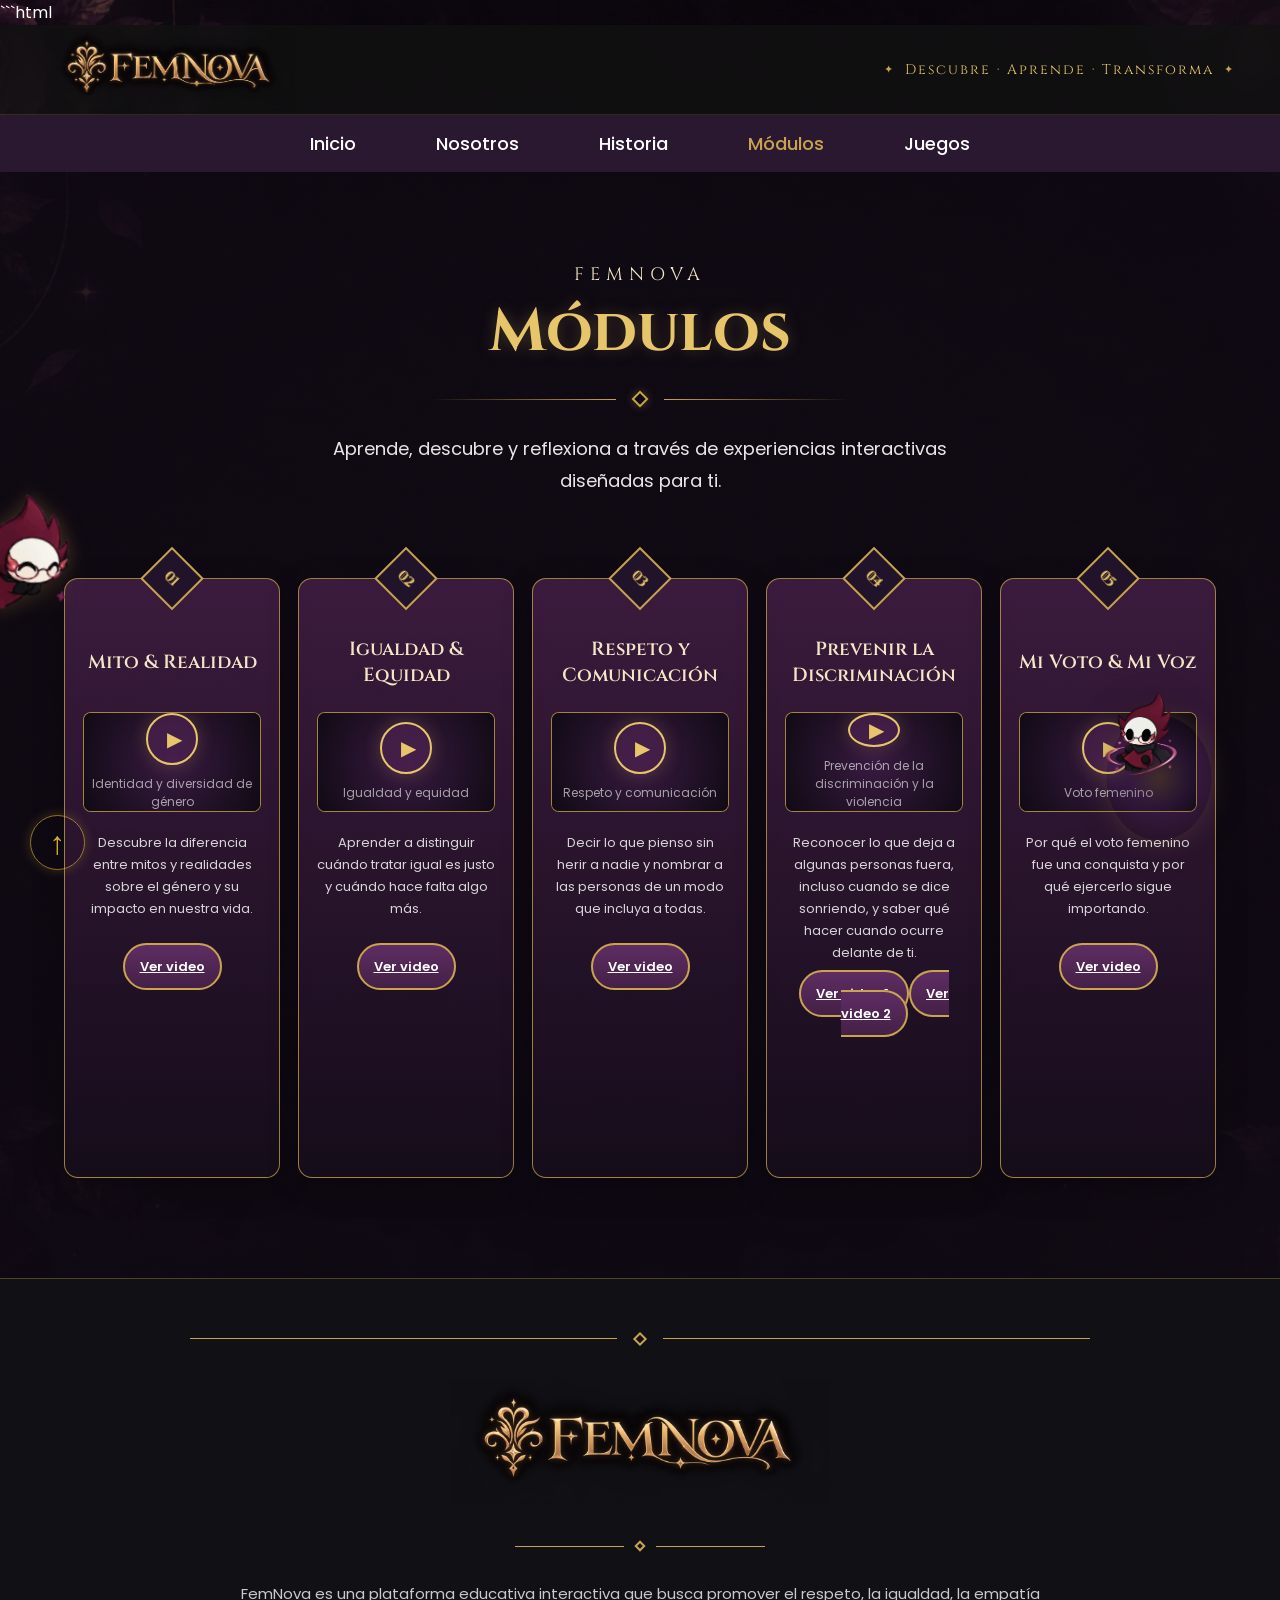
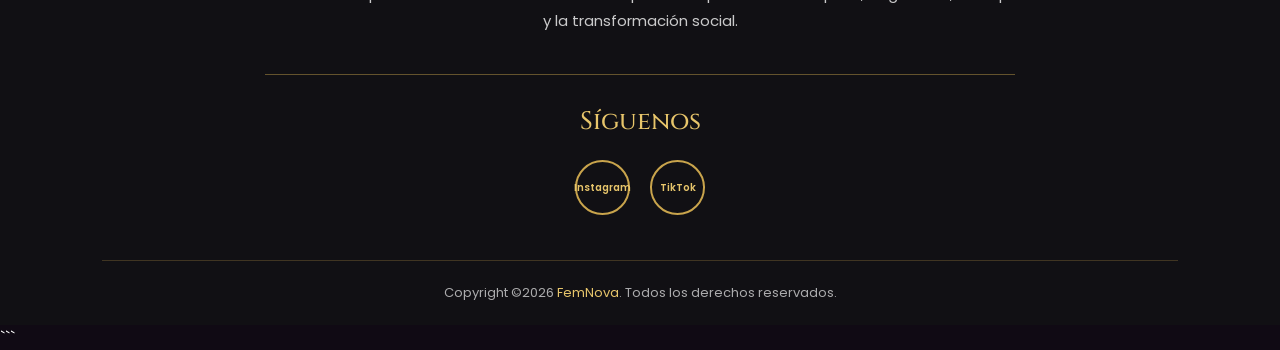
<file: modulos.html>
```html
<!DOCTYPE html>
<html lang="es">

<head>
    <meta charset="UTF-8">
    <meta name="viewport" content="width=device-width, initial-scale=1.0">

    <title>FEMNOVA | Módulos</title>

    <link rel="icon" type="image/png" href="img/logo/logo.png">
    <link rel="stylesheet" href="estilos8.css">

    <!-- FUENTES -->
    <link rel="preconnect" href="https://fonts.googleapis.com">
    <link rel="preconnect" href="https://fonts.gstatic.com" crossorigin>

    <link href="https://fonts.googleapis.com/css2?family=Cinzel:wght@400;600;700;900&family=Poppins:wght@300;400;500;600;700&display=swap" rel="stylesheet">
</head>

<body>

    <!-- INICIO -->
    <div id="inicio"></div>

    <!-- HEADER -->
    <header class="header">

        <div class="logo">
            <img src="img/logo/titulo.png" alt="Logo FEMNOVA">
        </div>

        <div class="frase-header">
            <span>✦</span>
            Descubre · Aprende · Transforma
            <span>✦</span>
        </div>

    </header>

    <!-- MENÚ -->
    <nav class="menu">

        <a href="inicio.html">Inicio</a>

        <a href="nosotros.html">Nosotros</a>

        <a href="historia.html">Historia</a>

        <a href="modulos.html" class="menu-activo">Módulos</a>

        <a href="juegos.html">Juegos</a>

    </nav>

    <!-- CONTENIDO PRINCIPAL -->
    <main class="modulos">

        <!-- INTRODUCCIÓN -->
        <section class="modulos-introduccion">

            <p class="modulos-etiqueta">FEMNOVA</p>

            <h1>Módulos</h1>

            <div class="separador-modulos">
                <span></span>
                <div class="rombo-modulos"></div>
                <span></span>
            </div>

            <p class="modulos-descripcion">
                Aprende, descubre y reflexiona a través de
                experiencias interactivas diseñadas para ti.
            </p>

        </section>

        <!-- CINCO MÓDULOS -->
        <section class="contenedor-modulos">

            <!-- MÓDULO 01 -->
            <article class="tarjeta-modulo">

                <div class="personaje-modulo">
                    <img src="img/personajes/chat2.png" alt="Personaje FEMNOVA">
                </div>

                <div class="numero-modulo">01</div>

                <h2>Mito &amp; Realidad</h2>

                <div class="video-modulo">
                    <div class="video-vacio">
                        <div class="icono-play">▶</div>
                        <p>Identidad y diversidad de género</p>
                    </div>
                </div>

                <p class="descripcion-modulo">
                    Descubre la diferencia entre mitos y realidades
                    sobre el género y su impacto en nuestra vida.
                </p>

                <a
                    href="https://youtu.be/MI0z1D5ZJFM"
                    class="boton-modulo"
                    target="_blank"
                    rel="noopener noreferrer">
                    Ver video
                </a>

            </article>

            <!-- MÓDULO 02 -->
            <article class="tarjeta-modulo">

                <div class="numero-modulo">02</div>

                <h2>Igualdad &amp; Equidad</h2>

                <div class="video-modulo">
                    <div class="video-vacio">
                        <div class="icono-play">▶</div>
                        <p>Igualdad y equidad</p>
                    </div>
                </div>

                <p class="descripcion-modulo">
                    Aprender a distinguir cuándo tratar igual es justo
                    y cuándo hace falta algo más.
                </p>

                <a
                    href="https://youtu.be/Lm3zZTIrV_Y"
                    class="boton-modulo"
                    target="_blank"
                    rel="noopener noreferrer">
                    Ver video
                </a>

            </article>

            <!-- MÓDULO 03 -->
            <article class="tarjeta-modulo">

                <div class="numero-modulo">03</div>

                <h2>Respeto y Comunicación</h2>

                <div class="video-modulo">
                    <div class="video-vacio">
                        <div class="icono-play">▶</div>
                        <p>Respeto y comunicación</p>
                    </div>
                </div>

                <p class="descripcion-modulo">
                    Decir lo que pienso sin herir a nadie y nombrar
                    a las personas de un modo que incluya a todas.
                </p>

                <a
                    href="https://youtu.be/j-Aop15ehjs"
                    class="boton-modulo"
                    target="_blank"
                    rel="noopener noreferrer">
                    Ver video
                </a>

            </article>

            <!-- MÓDULO 04 -->
            <article class="tarjeta-modulo">

                <div class="numero-modulo">04</div>

                <h2>Prevenir la Discriminación</h2>

                <div class="video-modulo">
                    <div class="video-vacio">
                        <div class="icono-play">▶</div>
                        <p>Prevención de la discriminación y la violencia</p>
                    </div>
                </div>

                <p class="descripcion-modulo">
                    Reconocer lo que deja a algunas personas fuera,
                    incluso cuando se dice sonriendo, y saber qué hacer
                    cuando ocurre delante de ti.
                </p>

                <div class="videos-modulo-enlaces">

                    <a
                        href="https://youtu.be/oblbkVbDT8E"
                        class="boton-modulo"
                        target="_blank"
                        rel="noopener noreferrer">
                        Ver video 1
                    </a>

                    <a
                        href="https://youtu.be/yvw1RwIrQQ0"
                        class="boton-modulo"
                        target="_blank"
                        rel="noopener noreferrer">
                        Ver video 2
                    </a>

                </div>

            </article>

            <!-- MÓDULO 05 -->
            <article class="tarjeta-modulo">

                <div class="numero-modulo">05</div>

                <h2>Mi Voto &amp; Mi Voz</h2>

                <div class="video-modulo">
                    <div class="video-vacio">
                        <div class="icono-play">▶</div>
                        <p>Voto femenino</p>
                    </div>
                </div>

                <p class="descripcion-modulo">
                    Por qué el voto femenino fue una conquista
                    y por qué ejercerlo sigue importando.
                </p>

                <a
                    href="https://youtu.be/gUtPlVflh8o"
                    class="boton-modulo"
                    target="_blank"
                    rel="noopener noreferrer">
                    Ver video
                </a>

            </article>

        </section>

    </main>

    <!-- FOOTER -->
    <footer class="footer">

        <div class="footer-adorno">
            <span></span>
            <div class="rombo-footer"></div>
            <span></span>
        </div>

        <div class="footer-logo">
            <img src="img/logo/titulo.png" alt="FEMNOVA">
        </div>

        <div class="footer-separador">
            <span></span>
            <div class="rombo-footer"></div>
            <span></span>
        </div>

        <p class="footer-descripcion">
            FemNova es una plataforma educativa interactiva
            que busca promover el respeto, la igualdad,
            la empatía y la transformación social.
        </p>

        <div class="footer-linea"></div>

        <h3 class="footer-siguenos">Síguenos</h3>

        <div class="footer-redes">

            <a
                href="https://www.instagram.com/femnova_26/"
                target="_blank"
                rel="noopener noreferrer"
                aria-label="Instagram">
                Instagram
            </a>

            <a
                href="https://www.tiktok.com/@femnova_26"
                target="_blank"
                rel="noopener noreferrer"
                aria-label="TikTok">
                TikTok
            </a>

        </div>

        <div class="footer-inferior">
            <p>
                Copyright ©2026
                <span>FemNova</span>.
                Todos los derechos reservados.
            </p>
        </div>

    </footer>

    <!-- CHATBOY: BOTÓN FLOTANTE -->
    <button
        class="boton-chatboy"
        id="abrirChatboy"
        aria-label="Abrir Chatboy">

        <img
            src="img/personajes/chat1.png"
            alt="Chatboy">

    </button>

    <!-- CHATBOY: VENTANA -->
    <div class="chatboy-overlay" id="chatboyOverlay">

        <div class="chatboy-ventana">

            <!-- CABECERA -->
            <div class="chatboy-header">

                <div class="chatboy-identidad">

                    <div class="chatboy-icono">
                        <img
                            src="img/personajes/chatbot.png"
                            alt="Chatboy">
                    </div>

                    <div>
                        <h2>Chatboy</h2>
                        <span>Estoy aquí para escucharte</span>
                    </div>

                </div>

                <button
                    class="cerrar-chatboy"
                    id="cerrarChatboy"
                    aria-label="Cerrar Chatboy">
                    ×
                </button>

            </div>

            <!-- MENSAJES -->
            <div class="chatboy-mensajes" id="chatboyMensajes">

                <div class="mensaje-chatboy">
                    Hola 💜
                    <br><br>
                    Puedes contarme cómo te sientes.
                    Estoy aquí para escucharte.
                </div>

            </div>

            <!-- ESCRIBIR -->
            <div class="chatboy-escribir">

                <input
                    type="text"
                    id="mensajeChatboy"
                    placeholder="Cuéntame cómo te sientes..."
                    autocomplete="off">

                <button
                    id="enviarChatboy"
                    aria-label="Enviar mensaje">
                    ➤
                </button>

            </div>

        </div>

    </div>

    <!-- PERSONAJE RIVERA -->
    <div class="rivera-decoracion">
        <img
            src="img/personajes/chat1.png"
            alt="Rivera"
            class="rivera-imagen"
            id="personajeVolador">
    </div>

    <!-- VOLVER ARRIBA -->
    <a href="#inicio" class="flecha-subir" aria-label="Volver arriba">
        ↑
    </a>

    <!-- JAVASCRIPT -->
    <script src="script.js"></script>

</body>
</html>
```
</file>
<file: estilos8.css>
/*=========================================
        CONFIGURACIÓN GENERAL
=========================================*/

*{
    margin:0;
    padding:0;
    box-sizing:border-box;
}
body {
    background: linear-gradient(180deg, #151218, #221426, #151218);
    font-family: 'Poppins', sans-serif;
    color: #fff;
    overflow-x: hidden;
}

/*=========================================
              HEADER
=========================================*/

header{

    position:sticky;
    top:0;
    z-index:1000;

    display:flex;
    justify-content:space-between;
    align-items:center;

    width:100%;
    height:90px;

    padding:0 45px;

    background:rgba(18,18,18,.82);

    backdrop-filter:blur(12px);

    border-bottom:1px solid rgba(201,164,76,.18);

}

/* =========================================
   FRASE DEL HEADER
========================================= */

.frase-header {
    display: flex;

    align-items: center;
    justify-content: center;

    gap: 10px;

    color: #E7C56B;

    font-family: 'Cinzel', serif;

    font-size: 14px;

    letter-spacing: 2px;

    text-align: center;

    white-space: nowrap;
}

.frase-header span {
    color: #C9A44C;

    font-size: 11px;
}


@media (max-width: 600px) {

    .frase-header {
        font-size: 10px;
        letter-spacing: 1px;
        gap: 6px;
    }

    .frase-header span {
        font-size: 8px;
    }

}

/*=========================================
               LOGO
=========================================*/

.logo{
    display:flex;
    align-items:center;
    justify-content:center;
}

.logo img{
    width: 250px;
    height:auto;
    object-fit:contain;
    display:block;
}

/*=========================================
                MENÚ
=========================================*/

.menu {
    position: relative;
    z-index: 1000;

    display: flex;
    justify-content: center;
    align-items: center;

    gap: 80px;

    padding: 15px 0;

    background: #2A1830;
}

.menu a {

    position: relative;

    text-decoration: none;

    color: #fff;

    font-size: 18px;

    font-weight: 500;

    transition: .35s;

}

.menu a:hover {

    color: #C9A44C;

}

.menu a::after {

    content: "";

    position: absolute;

    left: 50%;

    bottom: -6px;

    transform: translateX(-50%);

    width: 0;

    height: 2px;

    background: #C9A44C;

    transition: .35s;

}

.menu a:hover::after {

    width: 100%;

}

/*=========================================
                 HERO
=========================================*/
.hero{

    display:flex;

    justify-content:space-between;

    align-items:center;

    gap:40px;

    padding:40px 8%;

    min-height:700px;

}

/*=========================================
              TEXTO HERO
=========================================*/
.texto {
    width: 100%;

    position: relative;

    top: 20px;
}
/*=========================================
            BIENVENIDOS A
=========================================*/

.bienvenida{
    font-family: 'Cinzel', serif;
    font-size: 28px;
    font-weight: 400;
    color: #F5E6C8;
    letter-spacing: 6px;
    text-transform: uppercase;
    margin-bottom: 10px;
}
/*=========================================
                FEMNOVA
=========================================*/
.texto h1{
    font-family: 'Cinzel', serif;
    font-size: 78px;
    font-weight: 900;
    color: #E7C56B;
    line-height: 1;
    margin: 0;

    text-shadow:
        0 0 12px rgba(231,197,107,.35);
}
/*=========================================
             DESCRIPCIÓN
=========================================*/

.texto p {

    max-width: 500px;

    font-size: 22px;

    line-height: 1.7;

    color: #fff;

}

/*=========================================
              SEPARADOR
=========================================*/

.separador {

    display: flex;

    align-items: center;

    gap: 18px;

    width: 320px;

    margin: 35px 0;

}

.separador span {

    flex: 1;

    height: 2px;

    background: linear-gradient(to right,
            transparent,
            #C9A44C,
            transparent);

}

.rombo {

    width: 14px;

    height: 14px;

    border: 2px solid #C9A44C;

    transform: rotate(45deg);

    box-shadow: 0 0 10px rgba(201, 164, 76, .5);

}
/* =========================================
   PÁGINA DE ACCESO
========================================= */

.pagina-acceso {

    min-height: 100vh;

    margin: 0;

    display: flex;

    align-items: center;
    justify-content: center;

    background:
        radial-gradient(
            circle at 50% 20%,
            rgba(112,48,132,.22),
            transparent 40%
        ),
        linear-gradient(
            180deg,
            #100A14,
            #1D1023
        );

    font-family: 'Poppins', sans-serif;
}


.acceso-contenedor {

    width: min(470px, 90%);

    text-align: center;
}


.acceso-logo {

    margin-bottom: 25px;
}


.acceso-logo img {

    width: 145px;

    max-width: 100%;

    height: auto;
}


.acceso-panel {

    padding: 45px 40px;

    background:
        linear-gradient(
            145deg,
            rgba(55,25,63,.82),
            rgba(20,10,26,.94)
        );

    border:
        1px solid
        rgba(201,164,76,.55);

    border-radius: 24px;

    box-shadow:
        0 20px 50px
        rgba(0,0,0,.38),

        0 0 25px
        rgba(126,58,156,.12);

    backdrop-filter: blur(10px);
}


.acceso-etiqueta {

    display: block;

    margin-bottom: 12px;

    color: #C9A44C;

    font-family: 'Cinzel', serif;

    font-size: 12px;

    letter-spacing: 3px;
}


.acceso-panel h1 {

    margin: 0 0 15px;

    color: #E7C56B;

    font-family: 'Cinzel', serif;

    font-size: 30px;
}


.acceso-panel > p {

    margin: 0 auto 30px;

    color:
        rgba(255,255,255,.78);

    font-size: 14px;

    line-height: 1.8;

    max-width: 370px;
}


.acceso-botones {

    display: flex;

    flex-direction: column;

    gap: 14px;
}


.boton-acceso {

    display: block;

    padding: 13px 20px;

    border-radius: 30px;

    text-decoration: none;

    font-family: 'Poppins', sans-serif;

    font-size: 14px;

    font-weight: 600;

    transition:
        transform .25s ease,
        box-shadow .25s ease;
}


.boton-acceso:hover {

    transform: translateY(-2px);
}


.boton-acceso.principal {

    color: #FFF;

    background:
        linear-gradient(
            135deg,
            #6A326F,
            #48204D
        );

    border:
        1px solid
        #C9A44C;

    box-shadow:
        0 8px 20px
        rgba(74,32,82,.35);
}


.boton-acceso.secundario {

    color: #F5E6C8;

    background:
        rgba(255,255,255,.04);

    border:
        1px solid
        rgba(201,164,76,.45);
}


.volver-inicio {

    display: inline-block;

    margin-top: 25px;

    color:
        rgba(245,230,200,.68);

    font-size: 12px;

    text-decoration: none;
}


.volver-inicio:hover {

    color: #E7C56B;
}


/* =========================================
   CELULAR
========================================= */

@media (max-width: 600px) {

    .acceso-panel {

        padding:
            35px 22px;
    }

    .acceso-panel h1 {

        font-size: 25px;
        
    }

    .acceso-panel > p {

        font-size: 13px;
       
    
    }

}
/*=========================================
            PERSONAJE
=========================================*/
.personaje {
    position: absolute;
    left: 4%;
    top: 150px;
    width: 150px;
    height: auto;
    z-index: 10;
}
/*=========================================
                HALO
=========================================*/

.halo{

    position: absolute;

    width: 500px;

    height: 500px;

    border-radius: 90%;

    background: radial-gradient(circle,
        rgba(129,62,196,.35),
        transparent 70%);

    filter: blur(35px);

    z-index: 1;

}

/* =========================================================
   ✦ POSICIÓN FIJA DEL MARCO DEL PERSONAJE
========================================================= */

.hero .personaje .marco {
    position: absolute !important;
    left: 50% !important;
    top: 105% !important;

    width: 600px;

    transform: translate(-50%, -50%) !important;
}

/*=========================================
        ANIMACIÓN PERSONAJE
=========================================*/

@keyframes flotar {

    0% {
        transform: translateY(0);
    }

    50% {
        transform: translateY(-12px);
    }

    100% {
        transform: translateY(0);
    }

}

@keyframes florFlotar{

    0%{
        transform:translateY(0px);
    }

    50%{
        transform:translateY(-10px);
    }

    100%{
        transform:translateY(0px);
    }

}
@keyframes girarMarco{

    from{

        transform:rotate(0deg);

    }

    to{

        transform:rotate(360deg);

    }

}

/*=========================================
              CARRUSEL
=========================================*/

.explorar {

    padding: 80px 0;

    text-align: center;

}

.explorar h2 {

    color: #C9A44C;

    font-size: 45px;

    margin-bottom: 15px;

}

.explorar p {

    color: #fff;

    font-size: 22px;

    margin-bottom: 40px;

}

/*=========================================
            CONTENEDOR SLIDER
=========================================*/

.slider {

    position: relative;

    display: flex;

    justify-content: center;

    align-items: center;

    width: 100%;

}

.contenedor-slider {

    position: relative;

    width: 92%;

    max-width: 1250px;

    height: 550px;

    overflow: hidden;

    border-radius: 30px;

    border: 3px solid #C9A44C;

    box-shadow: 0 0 35px rgba(201, 164, 76, .45);

}

/*=========================================
                IMÁGENES
=========================================*/

.slide {

    display: none;

    width: 100%;

    height: 100%;

    object-fit: cover;

    transition: .5s;

}

.slide.activo {

    display: block;

}

/*FLECHAS*/

.anterior,
.siguiente {

    position: absolute;

    top: 50%;

    transform: translateY(-50%);

    width: 55px;

    height: 55px;

    border: none;

    border-radius: 50%;

    background: rgba(0, 0, 0, .55);

    color: #fff;

    font-size: 28px;

    cursor: pointer;

    transition: .35s;

    z-index: 10;

}

.anterior {

    left: 60px;

}

.siguiente {

    right: 60px;

}

.anterior:hover,
.siguiente:hover {

    background: #C9A44C;

    color: #121212;

    transform: translateY(-50%) scale(1.08);

}

/*=========================================
            DETALLES FINALES
=========================================*/

/* Suaviza la selección de texto */

::selection {

    background: #C9A44C;

    color: #121212;

}

/* Evita que las imágenes se deformen */

img {

    display: block;

    max-width: 100%;

}

/* El cursor cambia al pasar sobre botones */

button {

    font-family: 'Poppins', sans-serif;

}

/* Transiciones suaves */

a,
button,
img {

    transition: .35s ease;

}
/* =========================================
   BOTÓN COMENZAR
========================================= */

.boton-comenzar {
    display: inline-block;

    padding: 13px 34px;

    border: 2px solid #C9A44C;
    border-radius: 30px;

    background:
        linear-gradient(
            135deg,
            #6A326F,
            #48204D
        );

    color: #FFFFFF;

    font-family: 'Poppins', sans-serif;

    font-size: 14px;
    font-weight: 600;

    text-decoration: none;

    cursor: pointer;

    transition:
        transform .25s ease,
        box-shadow .25s ease;
}

.boton-comenzar:hover {
    transform: translateY(-2px);

    box-shadow:
        0 8px 20px
        rgba(201,164,76,.20);
}








/*=========================================
      ENCABEZADO NOSOTROS
=========================================*/

.encabezado-nosotros{

    min-height:520px;

    display:flex;

    justify-content:center;

    align-items:center;

    text-align:center;

    padding:70px 20px;

}

.contenido-encabezado{

    max-width:850px;

}

.etiqueta-nosotros{

    font-family:'Cinzel',serif;

    font-size:24px;

    letter-spacing:8px;

    color:#C9A44C;

}

.contenido-encabezado h1{

    font-family:'Cinzel',serif;

    font-size:64px;

    line-height:1.2;

    color:#E7C56B;

    margin:20px 0 25px;

    text-shadow:0 0 18px rgba(231,197,107,.25);

}

.contenido-encabezado p{

    max-width:720px;

    margin:auto;

    font-size:20px;

    line-height:1.8;

    color:#fff;

}

.adorno-nosotros{

    display:flex;

    align-items:center;

    justify-content:center;

    gap:18px;

    width:300px;

    margin:25px auto;

}

.adorno-nosotros span{

    flex:1;

    height:2px;

    background:linear-gradient(
        to right,
        transparent,
        #C9A44C,
        transparent
    );

}

.adorno-nosotros .rombo{

    width:13px;

    height:13px;

    border:2px solid #C9A44C;

    transform:rotate(45deg);

}

/*=========================================
             footer
=========================================*/

.footer {
    width: 100%;
    box-sizing: border-box;

    background: #111014;

    padding: 55px 8% 0;

    text-align: center;

    color: #fff;

    border-top: 1px solid rgba(201, 164, 76, 0.35);
}


/*=========================================
             ADORNO SUPERIOR
=========================================*/

.footer-adorno {
    width: 100%;
    max-width: 900px;

    margin: 0 auto 35px;

    display: flex;
    align-items: center;
    justify-content: center;

    gap: 18px;
}

.footer-adorno span {
    flex: 1;

    height: 1px;

    background: #C9A44C;
}

.rombo-footer {
    width: 10px;
    height: 10px;

    border: 2px solid #C9A44C;

    transform: rotate(45deg);

    flex-shrink: 0;
}


/*=========================================
              TITULO FEMNOVA
=========================================*/

.footer-titulo {
    margin: 0;

    font-family: 'Cinzel', serif;

    font-size: 52px;

    font-weight: 700;

    letter-spacing: 8px;

    color: #E7C56B;

    text-shadow:
        0 0 10px rgba(231, 197, 107, 0.25);
}


/*=========================================
                SEPARADOR
=========================================*/

.footer-separador {
    width: 250px;

    margin: 22px auto 30px;

    display: flex;

    align-items: center;

    justify-content: center;

    gap: 12px;
}

.footer-separador span {
    flex: 1;

    height: 1px;

    background: #C9A44C;
}

.footer-separador .rombo-footer {
    width: 8px;
    height: 8px;
}


/*=========================================
              DESCRIPCIÓN
=========================================*/

.footer-descripcion {
    max-width: 850px;

    margin: 0 auto;

    font-size: 17px;

    line-height: 1.8;

    color: #fff;
}


/*=========================================
                  LÍNEA
=========================================*/

.footer-linea {
    width: 70%;

    max-width: 750px;

    height: 1px;

    background: rgba(201, 164, 76, 0.6);

    margin: 45px auto 35px;
}


/*=========================================
                 SÍGUENOS
=========================================*/

.footer-siguenos {
    margin: 0 0 25px;

    font-family: 'Cinzel', serif;

    font-size: 28px;

    font-weight: 500;

    color: #E7C56B;
}


/*=========================================
                  REDES
=========================================*/

.footer-redes {
    display: flex;

    justify-content: center;

    align-items: center;

    gap: 25px;

    margin-bottom: 55px;
}

.footer-redes a {
    width: 58px;
    height: 58px;

    display: flex;

    justify-content: center;

    align-items: center;

    border: 2px solid #C9A44C;

    border-radius: 50%;

    color: #E7C56B;

    text-decoration: none;

    font-size: 13px;

    font-weight: 600;

    transition: 0.3s ease;
}

.footer-redes a:hover {
    background: #4A214C;

    transform: translateY(-5px);

    box-shadow:
        0 0 18px rgba(201, 164, 76, 0.35);
}


/*=========================================
             PARTE INFERIOR
=========================================*/

.footer-inferior {
    width: 100%;

    border-top: 1px solid rgba(201, 164, 76, 0.3);

    padding: 25px 0;
}

.footer-inferior p {
    margin: 0;

    color: rgba(255, 255, 255, 0.75);

    font-size: 14px;
}

.footer-inferior span {
    color: #E7C56B;
}


/*=========================================
                RESPONSIVE
=========================================*/

@media (max-width: 700px) {

    .footer {
        padding: 45px 6% 0;
    }

    .footer-titulo {
        font-size: 38px;

        letter-spacing: 5px;
    }

    .footer-descripcion {
        font-size: 15px;
    }

    .footer-linea {
        width: 90%;
    }

    .footer-redes {
        gap: 15px;
    }

}





/*=========================================
             NOSOTROS
=========================================*/

.banner-nosotros{

    display:flex;
    justify-content:space-between;
    align-items:center;

    padding:70px 8%;

    min-height:650px;

}

.texto-banner{

    width:50%;

}

.texto-banner h3{

    font-family:'Cinzel',serif;

    font-size:32px;

    color:#F5E6C8;

    letter-spacing:6px;

    margin-bottom:15px;

}

.texto-banner h1{

    font-family:'Cinzel',serif;

    font-size:75px;

    color:#E7C56B;

    line-height:1.1;

    margin-bottom:30px;

}

.texto-banner p{

    font-size:22px;

    line-height:1.8;

    max-width:580px;

}


/*=========================================
        NUESTRA HISTORIA
=========================================*/

.historia{

    width:85%;

    margin:80px auto;

    text-align:center;

}

.historia h2{

    font-family:'Cinzel',serif;

    font-size:45px;

    color:#C9A44C;

    margin-bottom:35px;

}

.historia p{

    max-width:900px;

    margin:auto;

    font-size:21px;

    line-height:2;

}

/*=========================================
            TARJETAS
=========================================*/

.valores{

    width:90%;

    margin:auto;

    padding-bottom:120px;

}

.card{

    width:65%;

    padding:40px;

    margin:50px 0;

    background:rgba(255,255,255,.05);

    border:1px solid rgba(201,164,76,.25);

    border-radius:25px;

    backdrop-filter:blur(10px);

    box-shadow:0 0 25px rgba(0,0,0,.35);

}

.izquierda{

    margin-right:auto;

}

.derecha{

    margin-left:auto;

}

.card h2{

    font-family:'Cinzel',serif;

    color:#E7C56B;

    font-size:34px;

    margin-bottom:20px;

}

.card p{

    font-size:19px;

    line-height:1.8;

}


/*=========================================
        NUESTRA HISTORIA
=========================================*/

.historia{

    width:85%;

    max-width:1100px;

    margin:40px auto 100px;

    text-align:center;

}

.titulo-seccion span{

    font-family:'Cinzel',serif;

    color:#C9A44C;

    letter-spacing:5px;

    font-size:18px;

}

.titulo-seccion h2{

    font-family:'Cinzel',serif;

    color:#E7C56B;

    font-size:42px;

    margin:15px 0;

}

.linea-dorada{

    width:260px;

    margin:25px auto 45px;

    display:flex;

    align-items:center;

    gap:15px;

}

.linea-dorada span{

    flex:1;

    height:1px;

    background:linear-gradient(
        to right,
        transparent,
        #C9A44C
    );

}

.linea-dorada span:last-child{

    background:linear-gradient(
        to left,
        transparent,
        #C9A44C
    );

}

.linea-dorada .rombo{

    width:12px;

    height:12px;

    border:2px solid #C9A44C;

    transform:rotate(45deg);

}

.texto-historia{

    max-width:900px;

    margin:auto;

    padding:35px 50px;

    border-left:2px solid rgba(201,164,76,.5);

    border-right:2px solid rgba(201,164,76,.5);

}

.texto-historia p{

    font-size:20px;

    line-height:1.9;

    color:#fff;

    margin:0 0 20px;

}

.texto-historia p:last-child{

    margin-bottom:0;

}

/*=========================================
       PROPÓSITO - MISIÓN - VISIÓN
=========================================*/

.bloques-valores{

    width:92%;

    margin:0 auto;

    padding-bottom:100px;

}

/* TARJETAS */

.bloque-valor{

    width:68%;

    min-height:270px;

    box-sizing:border-box;

    display:flex;

    align-items:center;

    gap:35px;

    padding:40px 50px;

    margin-bottom:70px;

    background:rgba(255,255,255,.045);

    border:1px solid rgba(201,164,76,.30);

    border-radius:28px;

    box-shadow:0 15px 35px rgba(0,0,0,.25);

}

/* NÚMERO */

.numero-valor{

    flex:0 0 70px;

    font-family:'Cinzel',serif;

    font-size:48px;

    color:#C9A44C;

    text-align:center;

}

/* CONTENIDO */

.contenido-valor{

    flex:1;

}

/* ETIQUETA */

.contenido-valor span{

    font-family:'Cinzel',serif;

    font-size:17px;

    letter-spacing:4px;

    color:#C9A44C;

}

/* TÍTULO */

.contenido-valor h2{

    font-family:'Cinzel',serif;

    font-size:32px;

    color:#E7C56B;

    margin:12px 0 18px;

}

/* TEXTO */

.contenido-valor p{

    font-family:'Poppins',sans-serif;

    font-size:18px;

    line-height:1.8;

    color:#FFFFFF;

    margin:0;

}

/*=========================================
             FRASE FINAL
=========================================*/

.frase-final{

    width:85%;

    max-width:950px;

    margin:20px auto 120px;

    text-align:center;

}

.adorno-frase{

    width:260px;

    margin:0 auto 35px;

    display:flex;

    align-items:center;

    justify-content:center;

    gap:15px;

}

.adorno-frase span{

    flex:1;

    height:1px;

    background:linear-gradient(
        to right,
        transparent,
        #C9A44C
    );

}

.adorno-frase span:last-child{

    background:linear-gradient(
        to left,
        transparent,
        #C9A44C
    );

}

.adorno-frase .rombo{

    width:12px;

    height:12px;

    border:2px solid #C9A44C;

    transform:rotate(45deg);

}

.frase-final h2{

    font-family:'Cinzel',serif;

    font-size:42px;

    line-height:1.5;

    color:#E7C56B;

    margin:0 0 25px;

    text-shadow:0 0 15px rgba(231,197,107,.2);

}

.frase-final p{

    max-width:700px;

    margin:auto;

    font-size:18px;

    line-height:1.8;

    color:#fff;

}

/*=========================================
                  FOOTER
=========================================*/

.footer{

    width:100%;

    padding:60px 8% 30px;

    box-sizing:border-box;

    background:#120E16;

    border-top:1px solid rgba(201,164,76,.25);

    text-align:center;

}

.footer-logo img{

    width:65px;

    height:65px;

    object-fit:contain;

    margin:0 auto 15px;

}

.footer-texto h3{

    font-family:'Cinzel',serif;

    font-size:28px;

    color:#E7C56B;

    margin:0 0 10px;

}

.footer-texto p{

    color:#fff;

    font-size:16px;

    margin:0 auto 25px;

}

.footer-redes{

    display:flex;

    justify-content:center;

    gap:35px;

    margin-bottom:30px;

}

.footer-redes a{

    color:#F5E6C8;

    text-decoration:none;

    font-size:16px;

    transition:.3s ease;

}

.footer-redes a:hover{

    color:#C9A44C;

}

.footer-linea{

    width:80%;

    max-width:900px;

    height:1px;

    margin:0 auto 20px;

    background:rgba(201,164,76,.25);

}

.copyright{

    color:rgba(255,255,255,.6);

    font-size:13px;

    margin:0;

}

/* =========================================================
                    FEMNOVA - MÓDULOS
========================================================= */


/* =========================================================
                    BASE DE LA PÁGINA
========================================================= */

.modulos {

    width: 100%;

    min-height: 100vh;

    box-sizing: border-box;

    padding: 90px 5% 100px;

    background:
        radial-gradient(
            circle at 50% 20%,
            rgba(100, 42, 115, 0.25),
            transparent 45%
        ),
        linear-gradient(
            180deg,
            #151018 0%,
            #1c1220 50%,
            #151018 100%
        );

}


/* =========================================================
                    MENÚ ACTIVO
========================================================= */

.menu a.menu-activo {

    color: #C9A44C;

}


/* =========================================================
                    INTRODUCCIÓN
========================================================= */

.modulos-introduccion {

    width: 100%;

    max-width: 900px;

    margin: 0 auto 80px;

    text-align: center;

}


.modulos-etiqueta {

    margin: 0 0 12px;

    color: #F5E6C8;

    font-family: 'Cinzel', serif;

    font-size: 18px;

    letter-spacing: 6px;

}


.modulos-introduccion h1 {

    margin: 0;

    font-family: 'Cinzel', serif;

    font-size: 60px;

    font-weight: 700;

    color: #E7C56B;

    line-height: 1.1;

    text-shadow:
        0 0 15px rgba(231, 197, 107, 0.25);

}


/* =========================================================
                    SEPARADOR
========================================================= */

.separador-modulos {

    width: 420px;

    max-width: 90%;

    margin: 28px auto;

    display: flex;

    align-items: center;

    justify-content: center;

    gap: 18px;

}


.separador-modulos span {

    flex: 1;

    height: 1px;

    background: linear-gradient(
        to right,
        transparent,
        #C9A44C
    );

}


.separador-modulos span:last-child {

    background: linear-gradient(
        to left,
        transparent,
        #C9A44C
    );

}


.rombo-modulos {

    width: 12px;

    height: 12px;

    flex-shrink: 0;

    border: 2px solid #C9A44C;

    transform: rotate(45deg);

    box-shadow:
        0 0 10px rgba(201, 164, 76, 0.35);

}


.modulos-descripcion {

    max-width: 700px;

    margin: 0 auto;

    color: rgba(255,255,255,0.9);

    font-size: 18px;

    line-height: 1.8;

}


/* =========================================================
                    CONTENEDOR
========================================================= */

.contenedor-modulos {

    width: 100%;

    max-width: 1450px;

    margin: 0 auto;

    display: grid;

    grid-template-columns:
        repeat(5, minmax(0, 1fr));

    gap: 18px;

    align-items: stretch;

}


/* =========================================================
                    TARJETAS
========================================================= */

.tarjeta-modulo {

    position: relative;

    min-width: 0;

    min-height: 600px;

    box-sizing: border-box;

    padding: 55px 18px 25px;

    text-align: center;

    background:
        linear-gradient(
            180deg,
            rgba(74, 33, 76, 0.75),
            rgba(22, 13, 27, 0.96)
        );

    border: 1px solid rgba(201,164,76,0.75);

    border-radius: 14px;

    box-shadow:
        0 10px 30px rgba(0,0,0,0.25);

    transition:
        transform 0.3s ease,
        box-shadow 0.3s ease,
        border-color 0.3s ease;

}


.tarjeta-modulo:hover {

    transform: translateY(-7px);

    border-color: #E7C56B;

    box-shadow:
        0 15px 35px rgba(0,0,0,0.35),
        0 0 25px rgba(201,164,76,0.18);

}


/* =========================================================
                    NÚMERO
========================================================= */

.numero-modulo {

    position: absolute;

    top: -23px;

    left: 50%;

    width: 45px;

    height: 45px;

    transform:
        translateX(-50%)
        rotate(45deg);

    display: flex;

    align-items: center;

    justify-content: center;

    box-sizing: border-box;

    background: #211329;

    border: 2px solid #C9A44C;

    color: #E7C56B;

    font-family: 'Cinzel', serif;

    font-size: 14px;

    font-weight: 700;

}


.numero-modulo::after {

    content: "";

    position: absolute;

    width: 8px;

    height: 8px;

    border: 1px solid rgba(201,164,76,0.45);

}


/* =========================================================
                    TÍTULO TARJETA
========================================================= */

.tarjeta-modulo h2 {

    min-height: 58px;

    margin: 0 0 20px;

    display: flex;

    align-items: center;

    justify-content: center;

    color: #F5E6C8;

    font-family: 'Cinzel', serif;

    font-size: 19px;

    font-weight: 600;

    line-height: 1.35;

}


/* =========================================================
                    ÁREA DEL VIDEO
========================================================= */

.video-modulo {

    width: 100%;

    aspect-ratio: 16 / 9;

    overflow: hidden;

    margin-bottom: 20px;

    box-sizing: border-box;

    border: 1px solid rgba(201,164,76,0.8);

    border-radius: 8px;

    background: #0e0a11;

}


.video-vacio {

    width: 100%;

    height: 100%;

    display: flex;

    flex-direction: column;

    align-items: center;

    justify-content: center;

    gap: 10px;

    box-sizing: border-box;

    background:
        radial-gradient(
            circle,
            rgba(92, 40, 105, 0.55),
            #100a14
        );

}


.video-vacio p {

    margin: 0;

    color: rgba(255,255,255,0.6);

    font-size: 12px;

}


/* =========================================================
                    ICONO PLAY
========================================================= */

.icono-play {

    width: 52px;

    height: 52px;

    display: flex;

    align-items: center;

    justify-content: center;

    padding-left: 4px;

    box-sizing: border-box;

    border: 2px solid #E7C56B;

    border-radius: 50%;

    color: #E7C56B;

    font-size: 20px;

    background:
        rgba(74,33,76,0.75);

    box-shadow:
        0 0 18px rgba(201,164,76,0.25);

}


/* =========================================================
                    DESCRIPCIÓN
========================================================= */

.descripcion-modulo {

    min-height: 105px;

    margin: 0 0 20px;

    color: rgba(255,255,255,0.82);

    font-size: 13px;

    line-height: 1.7;

}


/* =========================================================
                    BOTÓN
========================================================= */

.boton-modulo {

    width: 100%;

    padding: 12px 15px;

    box-sizing: border-box;

    border: 2px solid #C9A44C;

    border-radius: 30px;

    background:
        linear-gradient(
            180deg,
            #5E2D63,
            #442046
        );

    color: #fff;

    font-family: 'Poppins', sans-serif;

    font-size: 13px;

    font-weight: 600;

    cursor: pointer;

    transition:
        transform 0.3s ease,
        box-shadow 0.3s ease,
        background 0.3s ease;

}


.boton-modulo:hover {

    transform: translateY(-3px);

    background:
        linear-gradient(
            180deg,
            #704076,
            #54295A
        );

    box-shadow:
        0 0 20px rgba(201,164,76,0.35);

}


/* =========================================================
                    FOOTER
========================================================= */

.footer {

    width: 100%;

    box-sizing: border-box;

    padding: 55px 8% 0;

    text-align: center;

    color: #fff;

    background: #111014;

    border-top:
        1px solid rgba(201,164,76,0.35);

}


/* =========================================================
                    ADORNO FOOTER
========================================================= */

.footer-adorno {

    width: 100%;

    max-width: 900px;

    margin: 0 auto 35px;

    display: flex;

    align-items: center;

    justify-content: center;

    gap: 18px;

}


.footer-adorno span {

    flex: 1;

    height: 1px;

    background: #C9A44C;

}


.rombo-footer {

    width: 10px;

    height: 10px;

    flex-shrink: 0;

    border:
        2px solid #C9A44C;

    transform: rotate(45deg);

}


/* =========================================================
                    TÍTULO FOOTER
========================================================= */

.footer-titulo {

    margin: 0;

    font-family: 'Cinzel', serif;

    font-size: 48px;

    font-weight: 700;

    letter-spacing: 7px;

    color: #E7C56B;

}


/* =========================================================
                    SEPARADOR FOOTER
========================================================= */

.footer-separador {

    width: 250px;

    margin: 22px auto 30px;

    display: flex;

    align-items: center;

    gap: 12px;

}


.footer-separador span {

    flex: 1;

    height: 1px;

    background: #C9A44C;

}


/* =========================================================
                    DESCRIPCIÓN FOOTER
========================================================= */

.footer-descripcion {

    max-width: 800px;

    margin: 0 auto;

    color: rgba(255,255,255,0.78);

    font-size: 15px;

    line-height: 1.8;

}


/* =========================================================
                    LÍNEA FOOTER
========================================================= */

.footer-linea {

    width: 70%;

    max-width: 750px;

    height: 1px;

    margin: 40px auto 30px;

    background:
        rgba(201,164,76,0.45);

}


/* =========================================================
                    SÍGUENOS
========================================================= */

.footer-siguenos {

    margin: 0 0 22px;

    color: #E7C56B;

    font-family: 'Cinzel', serif;

    font-size: 25px;

    font-weight: 500;

}


/* =========================================================
                    REDES
========================================================= */

.footer-redes {

    display: flex;

    align-items: center;

    justify-content: center;

    gap: 20px;

    margin-bottom: 45px;

}


.footer-redes a {

    width: 55px;

    height: 55px;

    display: flex;

    align-items: center;

    justify-content: center;

    box-sizing: border-box;

    border:
        2px solid #C9A44C;

    border-radius: 50%;

    color: #E7C56B;

    text-decoration: none;

    font-size: 10px;

    font-weight: 600;

    transition: 0.3s ease;

}


.footer-redes a:hover {

    transform: translateY(-4px);

    background: #4A214C;

    box-shadow:
        0 0 18px rgba(201,164,76,0.35);

}


/* =========================================================
                    PARTE INFERIOR
========================================================= */

.footer-inferior {

    width: 100%;

    padding: 22px 0;

    box-sizing: border-box;

    border-top:
        1px solid rgba(201,164,76,0.25);

}


.footer-inferior p {

    margin: 0;

    color:
        rgba(255,255,255,0.65);

    font-size: 13px;

}


.footer-inferior span {

    color: #E7C56B;

}




/* =========================================================
                    RESPONSIVE
========================================================= */

@media (max-width: 1250px) {

    .contenedor-modulos {

        grid-template-columns:
            repeat(3, minmax(0, 1fr));

        gap: 25px;

    }

}


@media (max-width: 850px) {

    .modulos {

        padding:
            70px 5% 80px;

    }


    .modulos-introduccion h1 {

        font-size: 45px;

    }


    .contenedor-modulos {

        grid-template-columns:
            repeat(2, minmax(0, 1fr));

    }

}


@media (max-width: 600px) {

    .modulos {

        padding:
            60px 20px 70px;

    }


    .modulos-introduccion {

        margin-bottom: 60px;

    }


    .modulos-introduccion h1 {

        font-size: 36px;

    }


    .modulos-descripcion {

        font-size: 15px;

    }


    .contenedor-modulos {

        grid-template-columns: 1fr;

    }


    .tarjeta-modulo {

        min-height: auto;

    }


    .footer {

        padding:
            45px 20px 0;

    }


    .footer-titulo {

        font-size: 35px;

        letter-spacing: 5px;

    }

}







/* =========================================================
                    FEMNOVA - JUEGOS
========================================================= */

.juegos {

    width: 100%;

    min-height: 100vh;

    box-sizing: border-box;

    padding: 90px 5% 100px;

    background:
        radial-gradient(
            circle at 50% 20%,
            rgba(100, 42, 115, 0.25),
            transparent 45%
        ),
        linear-gradient(
            180deg,
            #151018 0%,
            #1c1220 50%,
            #151018 100%
        );

}


/* MENÚ ACTIVO */

.menu a.menu-activo {

    color: #C9A44C;

}


/* =========================================================
                    INTRODUCCIÓN
========================================================= */

.juegos-introduccion {

    width: 100%;

    max-width: 900px;

    margin: 0 auto 75px;

    text-align: center;

}


.juegos-etiqueta {

    margin: 0 0 12px;

    color: #F5E6C8;

    font-family: 'Cinzel', serif;

    font-size: 18px;

    letter-spacing: 6px;

}


.juegos-introduccion h1 {

    margin: 0;

    color: #E7C56B;

    font-family: 'Cinzel', serif;

    font-size: 60px;

    font-weight: 700;

    line-height: 1.1;

    text-shadow:
        0 0 15px rgba(231,197,107,0.25);

}


.separador-juegos {

    width: 420px;

    max-width: 90%;

    margin: 28px auto;

    display: flex;

    align-items: center;

    gap: 18px;

}


.separador-juegos span {

    flex: 1;

    height: 1px;

    background: #C9A44C;

}


.rombo-juegos {

    width: 12px;

    height: 12px;

    flex-shrink: 0;

    border: 2px solid #C9A44C;

    transform: rotate(45deg);

}


.juegos-descripcion {

    max-width: 700px;

    margin: 0 auto;

    color: rgba(255,255,255,0.88);

    font-size: 18px;

    line-height: 1.8;

}


/* =========================================================
                    CONTENEDOR
========================================================= */

.contenedor-juegos {

    width: 100%;

    max-width: 1250px;

    margin: 0 auto;

    display: grid;

    grid-template-columns:
        repeat(2, minmax(0, 1fr));

    gap: 35px;

}


/* =========================================================
                    TARJETA
========================================================= */

.tarjeta-juego {

    position: relative;

    overflow: visible;

    padding: 25px;

    box-sizing: border-box;

    background:
        linear-gradient(
            145deg,
            rgba(74,33,76,0.85),
            rgba(20,12,25,0.98)
        );

    border: 1px solid rgba(201,164,76,0.75);

    border-radius: 16px;

    box-shadow:
        0 10px 30px rgba(0,0,0,0.3);

    transition: 0.35s ease;

}


.tarjeta-juego:hover {

    transform: translateY(-7px);

    border-color: #E7C56B;

    box-shadow:
        0 15px 35px rgba(0,0,0,0.35),
        0 0 25px rgba(201,164,76,0.18);

}


/* =========================================================
                    NÚMERO
========================================================= */

.numero-juego {

    position: absolute;

    top: -22px;

    left: 25px;

    width: 44px;

    height: 44px;

    display: flex;

    align-items: center;

    justify-content: center;

    box-sizing: border-box;

    color: #E7C56B;

    background: #211329;

    border: 2px solid #C9A44C;

    border-radius: 50%;

    font-family: 'Cinzel', serif;

    font-weight: 700;

    z-index: 2;

}


/* =========================================================
                    IMAGEN DEL JUEGO
========================================================= */

.imagen-juego {

    width: 100%;

    aspect-ratio: 16 / 8;

    overflow: hidden;

    border-radius: 10px;

    border: 1px solid rgba(201,164,76,0.65);

    background: #100a14;

}


.juego-proximamente {

    width: 100%;

    height: 100%;

    display: flex;

    align-items: center;

    justify-content: center;

    background:
        radial-gradient(
            circle,
            rgba(92,40,105,0.5),
            #100a14
        );

}


.juego-proximamente span {

    padding: 10px 20px;

    color: #E7C56B;

    border: 1px solid #C9A44C;

    border-radius: 25px;

    font-size: 13px;

    letter-spacing: 1px;

}


/* =========================================================
                    CONTENIDO
========================================================= */

.contenido-juego {

    padding: 25px 5px 5px;

    text-align: center;

}


.contenido-juego h2 {

    margin: 0 0 12px;

    color: #F5E6C8;

    font-family: 'Cinzel', serif;

    font-size: 24px;

}


.contenido-juego p {

    min-height: 55px;

    margin: 0 0 20px;

    color: rgba(255,255,255,0.78);

    font-size: 14px;

    line-height: 1.7;

}


/* =========================================================
                    BOTÓN
========================================================= */

.boton-juego {

    padding: 12px 35px;

    border: 2px solid #C9A44C;

    border-radius: 30px;

    background:
        linear-gradient(
            180deg,
            #5E2D63,
            #442046
        );

    color: #fff;

    font-family: 'Poppins', sans-serif;

    font-size: 14px;

    font-weight: 600;

}


.boton-juego:disabled {

    opacity: 0.55;

    cursor: not-allowed;

}


/* =========================================================
                    RESPONSIVE
========================================================= */

@media (max-width: 800px) {

    .contenedor-juegos {

        grid-template-columns: 1fr;

    }


    .juegos-introduccion h1 {

        font-size: 45px;

    }

}


@media (max-width: 600px) {

    .juegos {

        padding:
            60px 20px 70px;

    }


    .juegos-introduccion h1 {

        font-size: 36px;

    }


    .juegos-descripcion {

        font-size: 15px;

    }


    .tarjeta-juego {

        padding: 20px;

    }

}


/* =========================================================
   FEMNOVA — CHATBOY / RIVERA
========================================================= */

.boton-chatboy {
    position: fixed ;
    right: 26px ;
    bottom: 22px ;
    width: 190px;
    height: 200px ;
    padding: 0 ;
    margin: 0 ;
    display: flex ;
    align-items: center;
    justify-content: center;
    background: transparent;
    border: none;
    cursor: pointer;
    z-index: 9999;
    filter: drop-shadow(0 8px 18px rgba(0,0,0,.35));
}
.boton-chatboy::before {
    content: "";

    position: absolute;

    left: 50%;
    top: 50%;

   width: 105px !important;
height: 125px !important;

    transform: translate(-50%, -50%);

    border-radius: 50%;

    background:
        radial-gradient(
            circle,
            rgba(201,164,76,.20),
            rgba(126,58,156,.16),
            transparent 72%
        );

    box-shadow:
        0 0 24px rgba(201,164,76,.18);

    animation: chatboyPulso 2.8s ease-in-out infinite;

    pointer-events: none;
}
.boton-chatboy img {
    position: absolute;

    left: 20%;
    top: 15%;

    width: 150px !important;
    height: 200px !important;

    transform: translate(-50%, -50%);

    z-index: 1;

    object-fit: contain;

    animation: chatboyFlotar 3.8s ease-in-out infinite;
}

.boton-chatboy:hover img {
    transform: scale(1.06) translateY(-3px);
}

@keyframes chatboyPulso {
    0%, 100% { transform: scale(.94); opacity: .65; }
    50% { transform: scale(1.06); opacity: 1; }
}

@keyframes chatboyFlotar {
    0%, 100% { transform: translateY(0); }
    50% { transform: translateY(-8px); }
}

.chatboy-overlay {
    position: fixed !important;
    inset: 0 !important;
    display: none;
    align-items: center;
    justify-content: center;
    padding: 20px;
    box-sizing: border-box;
    background: rgba(10,5,15,.60);
    backdrop-filter: blur(14px);
    -webkit-backdrop-filter: blur(14px);
    z-index: 10000 !important;
}

.chatboy-ventana {
    width: 470px;
    max-width: calc(100vw - 30px);
    height: 620px;
    max-height: 90vh;
    display: flex;
    flex-direction: column;
    overflow: hidden;
    background: linear-gradient(145deg, #321735, #170c1b);
    border: 1px solid #C9A44C;
    border-radius: 22px;
    box-shadow: 0 25px 70px rgba(0,0,0,.65), 0 0 35px rgba(201,164,76,.18);
    animation: abrirChatboy .28s ease-out;
}

@keyframes abrirChatboy {
    from { opacity: 0; transform: translateY(14px) scale(.97); }
    to { opacity: 1; transform: translateY(0) scale(1); }
}

.chatboy-header {
    min-height: 82px;
    padding: 12px 18px;
    display: flex;
    align-items: center;
    justify-content: space-between;
    background: linear-gradient(90deg, #4A234E, #321735);
    border-bottom: 1px solid rgba(201,164,76,.55);
    box-sizing: border-box;
    flex-shrink: 0;
}

.chatboy-identidad {
    display: flex;
    align-items: center;
    gap: 12px;
}

.chatboy-identidad img {
    width: 55px;
    height: 55px;
    object-fit: contain;
}

.chatboy-identidad h2 {
    margin: 0;
    color: #E7C56B;
    font-family: 'Cinzel', serif;
    font-size: 20px;
}

.chatboy-identidad span {
    display: block;
    margin-top: 3px;
    color: rgba(255,255,255,.70);
    font-family: 'Poppins', sans-serif;
    font-size: 11px;
}

.cerrar-chatboy {
    width: 38px;
    height: 38px;
    display: flex;
    align-items: center;
    justify-content: center;
    flex-shrink: 0;
    border: 1px solid rgba(201,164,76,.70);
    border-radius: 50%;
    background: rgba(0,0,0,.15);
    color: #F5E6C8;
    font-size: 27px;
    cursor: pointer;
    transition: .25s ease;
}

.cerrar-chatboy:hover {
    background: #5E2D63;
    color: #E7C56B;
    transform: rotate(90deg);
}

.chatboy-mensajes {
    flex: 1;
    min-height: 0;
    overflow-y: auto;
    padding: 24px 20px;
    box-sizing: border-box;
    display: flex;
    flex-direction: column;
    gap: 10px;
    scroll-behavior: smooth;
}

.chatboy-mensajes::-webkit-scrollbar {
    width: 6px;
}

.chatboy-mensajes::-webkit-scrollbar-track {
    background: transparent;
}

.chatboy-mensajes::-webkit-scrollbar-thumb {
    background: rgba(201,164,76,.30);
    border-radius: 10px;
}

.mensaje-chatboy {
    max-width: 78%;
    padding: 13px 16px;
    border-radius: 15px;
    font-family: 'Poppins', sans-serif;
    font-size: 13px;
    line-height: 1.6;
    word-wrap: break-word;
    animation: mensajeEntrada .22s ease-out;
}

.mensaje-recibido {
    align-self: flex-start;
    color: #F5E6C8;
    background: rgba(92,40,105,.65);
    border: 1px solid rgba(201,164,76,.25);
    border-bottom-left-radius: 4px;
}

.mensaje-usuario {
    align-self: flex-end;
    color: #FFF7FA;
    background: linear-gradient(135deg, rgba(167,69,128,.92), rgba(112,48,132,.92));
    border: 1px solid rgba(231,197,107,.28);
    border-bottom-right-radius: 4px;
}

.mensaje-nuevo {
    animation: mensajeEntrada .22s ease-out, mensajeBrillo .75s ease-out;
}

@keyframes mensajeEntrada {
    from { opacity: 0; transform: translateY(7px); }
    to { opacity: 1; transform: translateY(0); }
}

@keyframes mensajeBrillo {
    0% { box-shadow: 0 0 0 rgba(231,197,107,0); }
    45% { box-shadow: 0 0 18px rgba(231,197,107,.28); }
    100% { box-shadow: 0 0 0 rgba(231,197,107,0); }
}

.indicador-escribiendo {
    align-self: flex-start;
    display: flex;
    align-items: center;
    gap: 4px;
    padding: 10px 13px;
    background: rgba(92,40,105,.65);
    border: 1px solid rgba(201,164,76,.20);
    border-radius: 15px;
    border-bottom-left-radius: 4px;
}

.indicador-escribiendo span {
    width: 6px;
    height: 6px;
    border-radius: 50%;
    background: #E7C56B;
    animation: puntoEscribiendo 1.2s infinite ease-in-out;
}

.indicador-escribiendo span:nth-child(2) { animation-delay: .15s; }
.indicador-escribiendo span:nth-child(3) { animation-delay: .30s; }

@keyframes puntoEscribiendo {
    0%, 70%, 100% { opacity: .35; transform: translateY(0); }
    35% { opacity: 1; transform: translateY(-3px); }
}

.chatboy-escribir {
    display: flex;
    gap: 10px;
    padding: 15px;
    background: #160C19;
    border-top: 1px solid rgba(201,164,76,.40);
    box-sizing: border-box;
    flex-shrink: 0;
}

.chatboy-escribir input {
    flex: 1;
    min-width: 0;
    padding: 13px 17px;
    border: 1px solid rgba(201,164,76,.45);
    border-radius: 25px;
    outline: none;
    background: #241327;
    color: white;
    font-family: 'Poppins', sans-serif;
    font-size: 13px;
}

.chatboy-escribir input::placeholder {
    color: rgba(255,255,255,.45);
}

.chatboy-escribir input:focus {
    border-color: #C9A44C;
    box-shadow: 0 0 0 3px rgba(201,164,76,.07);
}

.chatboy-escribir button {
    width: 46px;
    height: 46px;
    flex-shrink: 0;
    border: 1px solid #C9A44C;
    border-radius: 50%;
    background: linear-gradient(135deg, #6A326F, #4C2352);
    color: #E7C56B;
    font-size: 19px;
    cursor: pointer;
    transition: .22s ease;
}

.chatboy-escribir button:hover {
    transform: translateY(-2px) scale(1.04);
    box-shadow: 0 0 16px rgba(201,164,76,.20);
}

.chatboy-escribir button:disabled {
    opacity: .45;
    cursor: default;
    transform: none;
    box-shadow: none;
}

.rivera-decoracion {
    position: absolute;
    left: 10%;
    top: 10%;
    width: 90px;
    height: 105px;
    z-index: 10001;
    pointer-events: none;
    opacity: 0;
}

.rivera-imagen {
    width: 50%;
    height: 50%;
    object-fit: contain;

    filter:
        drop-shadow(0 0 8px rgba(201,164,76,.45))
        drop-shadow(0 0 18px rgba(126,58,156,.30));
}

.chatboy-overlay.activo .rivera-decoracion {
    animation: riveraEspiralMagica 8s linear both;
}

@keyframes riveraEspiralMagica {

    0% {
        opacity: 0;
        transform:
            translate(-50%, -50%)
            translate(-390px, 180px)
            rotate(-8deg)
            scale(.92);
    }

    10% {
        opacity: 1;
    }

    16% {
        transform:
            translate(-50%, -50%)
            translate(-450px, 20px)
            rotate(5deg)
            scale(1);
    }

    28% {
        transform:
            translate(-50%, -50%)
            translate(-360px, -170px)
            rotate(-7deg)
            scale(1.03);
    }

    40% {
        transform:
            translate(-50%, -50%)
            translate(-120px, -270px)
            rotate(7deg)
            scale(.98);
    }

    52% {
        transform:
            translate(-50%, -50%)
            translate(180px, -245px)
            rotate(-6deg)
            scale(1.03);
    }

    64% {
        transform:
            translate(-50%, -50%)
            translate(390px, -100px)
            rotate(7deg)
            scale(.98);
    }

    76% {
        transform:
            translate(-50%, -50%)
            translate(450px, 80px)
            rotate(-6deg)
            scale(1.02);
    }

    88% {
        transform:
            translate(-50%, -50%)
            translate(290px, 220px)
            rotate(6deg)
            scale(.97);
    }

    100% {
        opacity: 0;
        transform:
            translate(-50%, -50%)
            translate(80px, 280px)
            rotate(-4deg)
            scale(.90);
    }
}

/* =========================================
   TODO EL CONJUNTO
========================================= */

.hero .personaje {
    position: absolute;

    width: 150%;
    height: 620px;

    right: 2%;
    top: 0;

    display: flex;
    align-items: center;
    justify-content: center;

    overflow: visible;
    z-index: 5;

    transform: translateY(-180px);

    pointer-events: none;
}

/* =========================================
   HALO
========================================= */

.hero .personaje .halo {
    position: absolute;

    left: 50%;
    top: 50%;

    width: 390px;
    height: 390px;

    transform: translate(-50%, -50%);

    z-index: 1;
    pointer-events: none;
}

/* =========================================================
   MARCO DEL PERSONAJE
========================================================= */

:root {
    --marco-x: 0px;
    --marco-y: 0px;
}

.personaje .marco {
    position: absolute;

    left: 50%;
    top: 50%;

    width: 620px;
    max-width: none;
    height: auto;

    transform:
        translate(-50%, -50%)
        translate(var(--marco-x), var(--marco-y));

    z-index: 2;
    pointer-events: none;
}
/* =========================================================
   POSICIÓN DEL MARCO
========================================================= */

:root {
    --marco-x: 0px;
    --marco-y: 0px;
}

.personaje .marco {
    transform:
        translate(-50%, -50%)
        translate(var(--marco-x), var(--marco-y));
}

/* =========================================
   MARCO
========================================= */

.hero .personaje .marco {
    position: absolute;

    left: 50%;
    top: 50%;

    width: 600px;
    height: auto;

    transform: translate(-50%, -50%);

    z-index: 2;
    pointer-events: none;
}


/* =========================================
   MAGA
========================================= */

.hero .personaje .maga {
    position: absolute;

    left: 50%;
    top: 100%;

    width: 320px;
    height: auto;

    transform: translate(-50%, -50%);

    z-index: 3;
    pointer-events: none;

    animation: femnovaFlotar 4s ease-in-out infinite;

    filter: drop-shadow(
        0 0 25px rgba(201,164,76,.6)
    );
}


/* =========================================
   ANIMACIÓN
========================================= */

@keyframes femnovaFlotar {

    0% {
        transform:
            translate(-50%, -50%)
            translateY(0);
    }

    50% {
        transform:
            translate(-50%, -50%)
            translateY(-12px);
    }

    100% {
        transform:
            translate(-50%, -50%)
            translateY(0);
    }
}


/* =========================================
   TABLET
========================================= */

@media (max-width: 1000px) {

    .hero .personaje {
         width: 100%;
    min-height: 470px;
    margin-top: 0;
    position: relative;
    left: 20px;
    right: auto;
}

    .hero .personaje .marco {
        width: 540px;
    }

    .hero .personaje .maga {
        width: 295px;
    }

    .hero .personaje .halo {
        width: 350px;
        height: 350px;
    }
}


/* =========================================
   CELULAR
========================================= */

@media (max-width: 600px) {

    .hero .personaje {
        position: relative;

        width: 100%;
        height: 500px;

        right: auto;
        top: auto;

        margin-top: 0;
    }

    .hero .personaje .marco {
        width: 560px;
    }

    .hero .personaje .maga {
        width: 290px;
    }

    .hero .personaje .halo {
        width: 340px;
        height: 340px;
    }
}

@keyframes femnovaFlotar {
    0%, 100% { transform: translate(-50%, -50%) translateY(0); }
    50% { transform: translate(-50%, -50%) translateY(-12px); }
}

/* Pantallas medianas */
@media (max-width: 1000px) {
    .hero {
        gap: 20px;
        padding-left: 5%;
        padding-right: 5%;
    }

    .hero .personaje {
        width: 50%;
        min-height: 540px;
    }

    .hero .personaje .marco {
        width: 560px;
        max-width: 60vw;
    }

    .hero .personaje .maga {
        width: 300px;
        max-width: 32vw;
    }

    .hero .personaje .halo {
        width: 350px;
        height: 350px;
    }
}

/* Celular */
@media (max-width: 700px) {
    .hero {
    display: flex;
    justify-content: space-between;
    align-items: center;
    gap: 40px;
    padding: 20px 8%;
    min-height: 580px;
}
 .texto {
    width: 100%;
    position: relative;
    top: 0;
}
    .hero .personaje {
        width: 100%;
        min-height: 470px;
        margin-top: 0;
    }

    .hero .personaje .marco {
        width: 620px;
        max-width: 145vw;
    }

    .hero .personaje .maga {
        width: 300px;
        max-width: 70vw;
    }

    .hero .personaje .halo {
        width: 330px;
        height: 330px;
    }

    .boton-chatboy {
        width: 80px !important;
        height: 88px !important;
        right: 12px !important;
        bottom: 14px !important;
    }

    .boton-chatboy img {
        width: 68px !important;
        height: 78px !important;
    }

    .chatboy-overlay {
        padding: 10px;
    }

    .chatboy-ventana {
        width: 100%;
        max-width: none;
        height: 86vh;
        max-height: 86vh;
        border-radius: 16px;
    }

    .chatboy-header {
        min-height: 74px;
        padding: 10px 14px;
    }

    .chatboy-identidad img {
        width: 48px;
        height: 48px;
    }

    .chatboy-identidad h2 {
        font-size: 18px;
    }

    .chatboy-mensajes {
        padding: 18px 14px;
    }

    .mensaje-chatboy {
        max-width: 86%;
        font-size: 12.5px;
    }
}

/* =========================================================
        FEMNOVA — HISTORIA
        DISEÑO FINAL
========================================================= */


/* =========================================================
        PÁGINA
========================================================= */

.historia-pagina {

    width: 100%;

    min-height: 100vh;

    box-sizing: border-box;

    padding:
        65px
        5%
        110px;

    background:

        radial-gradient(
            circle at 50% 15%,
            rgba(119, 50, 142, .22),
            transparent 42%
        ),

        radial-gradient(
            circle at 15% 55%,
            rgba(73, 32, 92, .17),
            transparent 35%
        ),

        linear-gradient(
            180deg,
            #100A14 0%,
            #1B1021 45%,
            #100A14 100%
        );

    overflow: hidden;
}


/* =========================================================
        TÍTULO
========================================================= */

.historia-titulo {

    text-align: center;

    margin-bottom: 40px;
}

.historia-titulo h1 {

    display: inline-block;

    margin:
        0
        15px;

    color: #E7C56B;

    font-family: 'Cinzel', serif;

    font-size: 45px;

    font-weight: 600;

    letter-spacing: 3px;

    text-shadow:
        0 0 18px
        rgba(231,197,107,.18);
}

.titulo-adorno {

    display: inline-block;

    color: #C9A44C;

    font-size: 21px;

    vertical-align: middle;
}


.historia-linea {

    width: 230px;

    margin:
        17px
        auto
        0;

    display: flex;

    align-items: center;

    gap: 12px;
}

.historia-linea span {

    flex: 1;

    height: 1px;

    background:
        linear-gradient(
            to right,
            transparent,
            #C9A44C
        );
}

.historia-linea span:last-child {

    background:
        linear-gradient(
            to left,
            transparent,
            #C9A44C
        );
}

.historia-rombo {

    width: 11px;

    height: 11px;

    border:
        2px solid
        #C9A44C;

    transform:
        rotate(45deg);

    box-shadow:
        0 0 9px
        rgba(201,164,76,.35);
}


/* =========================================================
        ESCENAS
========================================================= */

/* borde interior */

.historia-escena::before {

    content: "";

    position: absolute;

    inset: 10px;

    border:
        1px solid
        rgba(201,164,76,.12);

    border-radius:
        22px;

    pointer-events: none;
}


/* pequeños adornos */

.historia-escena::after {

    content: "✦";

    position: absolute;

    top: 16px;
    left: 50%;

    transform:
        translateX(-50%);

    color:
        rgba(231,197,107,.55);

    font-size: 15px;
}


/* contenido */

.escena-contenido {

    position: relative;

    z-index: 2;

    width: 100%;

    min-height: 490px;

    display: grid;

    grid-template-columns:
        1fr
        1fr;

    align-items: center;

    gap: 35px;
}


/* =========================================================
        ORDEN LUMI
========================================================= */

.lumi-bloque .espejo-personaje {

    order: 1;
}

.lumi-bloque .personaje-figura {

    order: 2;
}


/* =========================================================
        ORDEN RIVERA
========================================================= */

.rivera-bloque .personaje-figura {

    order: 1;
}

.rivera-bloque .espejo-personaje {

    order: 2;
}


/* =========================================================
        ESPEJO
========================================================= */

.espejo-personaje {

    position: relative;

    width: 350px;

    height: 470px;

    margin: 0 auto;

    display: flex;

    align-items: center;

    justify-content: center;
}

.espejo-marco {

    position: relative;

    width: 100%;

    height: 100%;

    display: flex;

    align-items: center;

    justify-content: center;
}


/* imagen real */

.imagen-espejo {

    position: absolute;

    left: 50%;
    top: 60%;

    width: 100%;
    height: 100%;

    transform:
        translate(
            -50%,
            -50%
        );

    object-fit: contain;

    z-index: 1;

    pointer-events: none;

    filter:
        drop-shadow(
            0 0 18px
            rgba(201,164,76,.22)
        );
}


/* =========================================================
        TEXTO DEL ESPEJO
========================================================= */
.espejo-centro {
    position: absolute;

    left: 55%;
    top: 50%;

    transform: translate(-50%, -50%);

    z-index: 10;

    width: 52%;
    height: 48%;

    display: flex;

    align-items: center;
    justify-content: center;

    text-align: center;

    pointer-events: none;
}

/* =========================================================
        CARRUSEL DE TEXTO
========================================================= */
.texto-carrusel {
    position: relative;

    width: 100%;
    height: 120px;

    display: flex;

    align-items: center;
    justify-content: center;

    z-index: 11;
}


.texto-frase {
    position: absolute;

    width: 100%;

    padding: 0 6px;

    box-sizing: border-box;

    color: #F5E6C8;

    font-family: 'Cinzel', serif;

    font-size: 16px;

    line-height: 1.45;

    text-align: center;

    opacity: 0;

    visibility: hidden;

    transform: translateY(6px);

    transition:
        opacity .8s ease,
        transform .8s ease,
        visibility .8s ease;

    text-shadow:
        0 0 5px rgba(245,230,200,.18);

    z-index: 12;
}


.texto-frase.activa {
    opacity: 1;

    visibility: visible;

    transform: translateY(0);

    z-index: 13;
}


.texto-frase strong {
    color: #E7C56B;

    font-weight: 600;
}
/* =========================================================
        PERSONAJES
========================================================= */

.personaje-figura {

    position: relative;

    height: 500px;

    display: flex;

    align-items: center;

    justify-content: center;
}


/* halo */

.halo-personaje {

    position: absolute;

    width: 390px;

    height: 390px;

    border-radius: 50%;

    background:

        radial-gradient(
            circle,
            rgba(130,58,180,.30),
            transparent 70%
        );

    filter:
        blur(28px);

    z-index: 1;
}


/* imagen */

.personaje-figura > img {

    position: relative;

    z-index: 2;

    width: 390px;

    max-width: 100%;

    height: auto;

    object-fit: contain;

    filter:
        drop-shadow(
            0 0 25px
            rgba(201,164,76,.24)
        );

    animation:
        historiaFlotar
        5s
        ease-in-out
        infinite;
}


/* flotación */

@keyframes historiaFlotar {

    0% {
        transform:
            translateY(0);
    }

    50% {
        transform:
            translateY(-9px);
    }

    100% {
        transform:
            translateY(0);
    }
}


/* =========================================================
        PLACA
========================================================= */

.placa-personaje {

    position: absolute;

    z-index: 4;

    bottom: 20px;

    width: 220px;

    padding:
        15px
        18px;

    box-sizing: border-box;

    background:

        linear-gradient(
            145deg,
            rgba(23,11,29,.96),
            rgba(54,23,65,.94)
        );

    border:
        1px solid
        rgba(201,164,76,.72);

    border-radius:
        0
        13px
        13px
        13px;

    box-shadow:
        0 11px 25px
        rgba(0,0,0,.35);

    text-align:
        center;

    backdrop-filter:
        blur(8px);
}


/* Lumi */

.personaje-lumi .placa-personaje {

    right: 5px;
}


/* Rivera */

.personaje-rivera .placa-personaje {

    left: 5px;
}


.placa-personaje h3 {

    margin:
        0
        0
        5px;

    color:
        #E7C56B;

    font-family:
        'Cinzel',
        serif;

    font-size:
        20px;
}

.placa-personaje p {

    margin: 0;

    color:
        #F5E6C8;

    font-size:
        12px;

    line-height:
        1.55;
}



/* =========================================================
        LÍNEA ENTRE ESCENAS
========================================================= */

.escena-linea {

    position: absolute;

    bottom: -30px;

    left: 50%;

    width: 100px;

    height: 1px;

    transform:
        translateX(-50%);

    background:
        linear-gradient(
            90deg,
            transparent,
            #C9A44C,
            transparent
        );
}


/* =========================================================
        NACIMIENTO
========================================================= */

.nacimiento-personajes {

    position: relative;

    width:
        min(
            1100px,
            100%
        );

    margin:
        15px
        auto
        35px;

    padding:
        29px
        55px;

    box-sizing: border-box;

    display: grid;

    grid-template-columns:
        90px
        1fr
        150px;

    align-items: center;

    gap: 25px;

    border:
        1px solid
        rgba(201,164,76,.40);

    border-radius:
        18px;

    background:

        linear-gradient(
            145deg,
            rgba(69,31,79,.40),
            rgba(15,8,21,.83)
        );

    box-shadow:
        0 16px 34px
        rgba(0,0,0,.23);
}

.nacimiento-icono {

    width:
        65px;

    height:
        65px;

    display:
        flex;

    align-items:
        center;

    justify-content:
        center;

    color:
        #E7C56B;

    font-size:
        31px;

    border:
        1px solid
        rgba(201,164,76,.30);

    border-radius:
        8px;

    background:
        rgba(245,230,200,.04);

    transform:
        rotate(-7deg);
}

.nacimiento-texto {

    text-align:
        center;
}

.nacimiento-texto > span {

    color:
        #E7C56B;

    font-family:
        'Cinzel',
        serif;

    font-size:
        19px;

    letter-spacing:
        1px;
}

.nacimiento-texto h2 {

    margin:
        6px
        0
        10px;

    color:
        #F5E6C8;

    font-family:
        'Cinzel',
        serif;

    font-size:
        20px;
}

.nacimiento-texto p {

    margin:
        4px
        0;

    color:
        rgba(255,255,255,.78);

    font-size:
        13px;

    line-height:
        1.65;
}

.siluetas-personajes {

    display:
        flex;

    align-items:
        flex-end;

    justify-content:
        center;

    gap:
        5px;

    height:
        75px;

    opacity:
        .55;
}

.siluetas-personajes span {

    width:
        28px;

    height:
        58px;

    display:
        block;

    border-radius:
        50%
        50%
        10px
        10px;

    background:
        linear-gradient(
            180deg,
            #08040B,
            #1E0D28
        );
}


/* =========================================================
        TRES BLOQUES
========================================================= */

.historia-tres-bloques {

    width:
        min(
            1100px,
            100%
        );

    margin:
        0
        auto
        75px;

    display:
        grid;

    grid-template-columns:
        repeat(3,1fr);

    gap:
        13px;
}

.info-historia {

    min-height:
        270px;

    padding:
        25px
        22px;

    box-sizing:
        border-box;

    background:
        linear-gradient(
            145deg,
            rgba(43,19,53,.70),
            rgba(12,7,17,.90)
        );

    border:
        1px solid
        rgba(201,164,76,.30);

    border-radius:
        12px;

    text-align:
        center;

    box-shadow:
        0 13px 25px
        rgba(0,0,0,.22);
}

.icono-info {

    width:
        38px;

    height:
        38px;

    margin:
        0
        auto
        10px;

    display:
        flex;

    align-items:
        center;

    justify-content:
        center;

    color:
        #E7C56B;

    font-size:
        22px;
}

.info-historia h2 {

    margin:
        0;

    color:
        #E7C56B;

    font-family:
        'Cinzel',
        serif;

    font-size:
        19px;
}

.linea-info {

    width:
        53px;

    height:
        1px;

    margin:
        12px
        auto
        15px;

    background:
        #C9A44C;
}

.info-historia p {

    margin:
        7px
        0;

    color:
        rgba(255,255,255,.75);

    font-size:
        12px;

    line-height:
        1.7;
}




.paleta {

    display:
        flex;

    justify-content:
        center;

    gap:
        10px;

    margin-bottom:
        15px;
}

.paleta span {

    width:
        31px;

    height:
        31px;

    border-radius:
        50%;

    border:
        2px solid
        rgba(255,255,255,.14);
}

.color-morado {
    background:
        #6E3595;
}

.color-dorado {
    background:
        #D39D2A;
}

.color-crema {
    background:
        #F2DFC2;
}


/* iconos */

.iconos-diseno {

    display:
        flex;

    justify-content:
        center;

    gap:
        18px;

    margin-bottom:
        12px;

    color:
        #E7C56B;

    font-size:
        24px;
}


/* =========================================================
        PROPÓSITO
========================================================= */

.historia-proposito {

    width:
        min(
            1100px,
            100%
        );

    margin:
        0
        auto;

    text-align:
        center;
}

.proposito-etiqueta {

    display:
        block;

    margin-top:
        18px;

    color:
        #E7C56B;

    font-family:
        'Cinzel',
        serif;

    font-size:
        34px;

    letter-spacing:
        2px;
}

.historia-proposito > h2 {

    margin:
        9px
        auto;

    color:
        #F5E6C8;

    font-family:
        'Cinzel',
        serif;

    font-size:
        19px;

    font-weight:
        400;
}

.proposito-intro {

    max-width:
        700px;

    margin:
        0
        auto
        30px;

    color:
        rgba(255,255,255,.72);

    font-size:
        14px;

    line-height:
        1.8;
}

.ods-contenedor {

    display:
        grid;

    grid-template-columns:
        1fr
        65px
        1fr;

    gap:
        20px;

    align-items:
        center;
}

.ods-bloque {

    display:
        flex;

    align-items:
        center;

    gap:
        17px;

    text-align:
        left;
}

.ods-numero {

    width:
        90px;

    height:
        78px;

    flex-shrink:
        0;

    display:
        flex;

    align-items:
        center;

    justify-content:
        center;

    color:
        #FFF;

    background:
        linear-gradient(
            145deg,
            #F13C2F,
            #D8251E
        );

    border-radius:
        5px;

    font-size:
        34px;

    font-weight:
        700;
}

.ods-diez {

    background:
        linear-gradient(
            145deg,
            #DD2D88,
            #B51468
        );
}

.ods-bloque h3 {

    margin:
        0
        0
        5px;

    color:
        #F5E6C8;

    font-family:
        'Cinzel',
        serif;

    font-size:
        15px;
}

.ods-bloque p {

    margin:
        0;

    color:
        rgba(255,255,255,.72);

    font-size:
        12px;

    line-height:
        1.65;
}

.simbolo-ods {

    color:
        #E7C56B;

    font-size:
        40px;

    text-shadow:
        0 0 15px
        rgba(201,164,76,.30);
}

.frase-historia {

    max-width:
        750px;

    margin:
        45px
        auto
        0;

    color:
        #E7C56B;

    font-family:
        'Cinzel',
        serif;

    font-size:
        20px;

    font-style:
        italic;

    line-height:
        1.6;
}


/* =========================================================
        TABLET
========================================================= */

@media (max-width: 900px) {

    .historia-escena {

        padding:
            30px
            25px;
    }

    .escena-contenido {

        gap:
            15px;
    }

    .espejo-personaje {

        width:
            310px;

        height:
            420px;
    }

    .personaje-figura > img {

        width:
            330px;
    }
/* mirar para el otro lado */

.escena-rivera .personaje-rivera {
    grid-column: 1;
    grid-row: 1;
}

.escena-rivera .personaje-rivera > img {
    transform: scaleX(-1);
}
    .halo-personaje {

        width:
            340px;

        height:
            340px;
    }

}


/* =========================================================
        TABLET PEQUEÑA
========================================================= */

@media (max-width: 750px) {

    .historia-pagina {

        padding:
            50px
            4%
            80px;
    }

    .historia-titulo h1 {

        font-size:
            34px;
    }

    .historia-escena {

        padding:
            30px
            18px;

        border-radius:
            22px;
    }

    .escena-contenido {

        grid-template-columns:
            1fr;

        gap:
            0;
    }


    


    .espejo-personaje {

        width:
            270px;

        height:
            365px;
    }

    .personaje-figura {

        height:
            410px;
    }

    .personaje-figura > img {

        width:
            290px;
    }

    .historia-tres-bloques {

        grid-template-columns:
            1fr;
    }

    .nacimiento-personajes {

        grid-template-columns:
            1fr;

        text-align:
            center;
    }

    .nacimiento-icono {

        margin:
            0
            auto;
    }

    .siluetas-personajes {

        display:
            none;
    }

    .ods-contenedor {

        grid-template-columns:
            1fr;
    }

    .simbolo-ods {

        transform:
            rotate(90deg);
    }

}


/* =========================================================
        CELULAR
========================================================= */

@media (max-width: 500px) {

    .historia-pagina {

        padding:
            45px
            15px
            70px;
    }

    .historia-titulo h1 {

        font-size:
            28px;

        letter-spacing:
            1px;
    }

    .titulo-adorno {

        font-size:
            16px;
    }


    .historia-escena {

        padding:
            25px
            10px;
    }


    .espejo-personaje {

        width:
            220px;

        height:
            300px;
    }


    .texto-carrusel {

        height:
            120px;
    }

    .texto-frase {

        font-size:
            13px;
    }


    .personaje-figura {

        height:
            350px;
    }

    .personaje-figura > img {

        width:
            245px;
    }

    .halo-personaje {

        width:
            270px;

        height:
            270px;
    }


    .placa-personaje {

        width:
            175px;

        padding:
            11px
            13px;
    }

    .placa-personaje h3 {

        font-size:
            16px;
    }

    .placa-personaje p {

        font-size:
            10px;
    }


    .nacimiento-personajes {

        padding:
            24px
            17px;
    }


    .proposito-etiqueta {

        font-size:
            27px;
    }

    .historia-proposito > h2 {

        font-size:
            16px;
    }

    .ods-bloque {

        flex-direction:
            column;

        text-align:
            center;
    }

}

/* =========================================================
        ACCESO FEMNOVA
========================================================= */

.pagina-acceso {

    min-height: 100vh;

    margin: 0;

    display: flex;

    align-items: center;
    justify-content: center;

    box-sizing: border-box;

    padding: 40px 20px;

    background:

        radial-gradient(
            circle at 50% 20%,
            rgba(112,48,132,.22),
            transparent 40%
        ),

        linear-gradient(
            180deg,
            #100A14,
            #1D1023
        );

    font-family:
        'Poppins',
        sans-serif;
}


/* CONTENEDOR */

.acceso-contenedor {

    width:
        min(470px, 100%);

    margin:
        auto;

    text-align:
        center;
}


/* LOGO */

.acceso-logo {

    margin-bottom:
        25px;
}

.acceso-logo img {

    width:
        145px;

    max-width:
        100%;

    height:
        auto;
}


/* PANEL */

.acceso-panel {

    width:
        100%;

    box-sizing:
        border-box;

    padding:
        42px 40px;

    background:

        linear-gradient(
            145deg,
            rgba(55,25,63,.84),
            rgba(20,10,26,.96)
        );

    border:
        1px solid
        rgba(201,164,76,.55);

    border-radius:
        24px;

    box-shadow:

        0 20px 50px
        rgba(0,0,0,.38),

        0 0 25px
        rgba(126,58,156,.12);

    backdrop-filter:
        blur(10px);
}


/* VISTAS */

.vista-acceso {

    display:
        block;

    animation:
        aparecerAcceso
        .35s
        ease;
}

.vista-acceso.oculta {

    display:
        none;
}

@keyframes aparecerAcceso {

    from {

        opacity:
            0;

        transform:
            translateY(8px);
    }

    to {

        opacity:
            1;

        transform:
            translateY(0);
    }
}


/* ETIQUETA */

.acceso-etiqueta {

    display:
        block;

    margin-bottom:
        12px;

    color:
        #C9A44C;

    font-family:
        'Cinzel',
        serif;

    font-size:
        12px;

    letter-spacing:
        3px;
}


/* TÍTULO */

.acceso-panel h1 {

    margin:
        0 0 15px;

    color:
        #E7C56B;

    font-family:
        'Cinzel',
        serif;

    font-size:
        31px;

    font-weight:
        600;
}


/* DESCRIPCIÓN */

.acceso-panel > .vista-acceso > p {

    max-width:
        370px;

    margin:
        0 auto 28px;

    color:
        rgba(255,255,255,.78);

    font-size:
        14px;

    line-height:
        1.8;
}


/* BOTONES PRINCIPALES */

.acceso-botones {

    display:
        flex;

    flex-direction:
        column;

    gap:
        13px;
}


.boton-acceso {

    width:
        100%;

    box-sizing:
        border-box;

    padding:
        13px 20px;

    border-radius:
        30px;

    font-family:
        'Poppins',
        sans-serif;

    font-size:
        14px;

    font-weight:
        600;

    cursor:
        pointer;

    transition:
        transform .25s ease,
        box-shadow .25s ease,
        background .25s ease;
}


.boton-acceso:hover {

    transform:
        translateY(-2px);
}


.boton-acceso.principal {

    color:
        #FFFFFF;

    background:

        linear-gradient(
            135deg,
            #6A326F,
            #48204D
        );

    border:
        1px solid
        #C9A44C;

    box-shadow:
        0 8px 20px
        rgba(74,32,82,.35);
}


.boton-acceso.secundario {

    color:
        #F5E6C8;

    background:
        rgba(255,255,255,.035);

    border:
        1px solid
        rgba(201,164,76,.45);
}


/* FORMULARIOS */

.campo-acceso {

    width:
        100%;

    margin-bottom:
        17px;

    text-align:
        left;
}


.campo-acceso label {

    display:
        block;

    margin-bottom:
        7px;

    color:
        #F5E6C8;

    font-family:
        'Cinzel',
        serif;

    font-size:
        13px;
}


.campo-acceso input {

    width:
        100%;

    box-sizing:
        border-box;

    padding:
        12px 14px;

    border:
        1px solid
        rgba(201,164,76,.45);

    border-radius:
        12px;

    outline:
        none;

    background:
        rgba(255,255,255,.05);

    color:
        #FFFFFF;

    font-family:
        'Poppins',
        sans-serif;

    font-size:
        13px;

    transition:
        .25s ease;
}


.campo-acceso input::placeholder {

    color:
        rgba(255,255,255,.42);
}


.campo-acceso input:focus {

    border-color:
        #E7C56B;

    background:
        rgba(255,255,255,.07);

    box-shadow:
        0 0 12px
        rgba(201,164,76,.14);
}


/* BOTÓN DEL FORMULARIO */

.boton-formulario {

    width:
        100%;

    margin-top:
        6px;

    padding:
        13px 20px;

    border:
        1px solid
        #C9A44C;

    border-radius:
        30px;

    background:

        linear-gradient(
            135deg,
            #6A326F,
            #48204D
        );

    color:
        #FFFFFF;

    font-family:
        'Poppins',
        sans-serif;

    font-size:
        14px;

    font-weight:
        600;

    cursor:
        pointer;

    transition:
        .25s ease;
}


.boton-formulario:hover {

    transform:
        translateY(-2px);

    box-shadow:
        0 8px 20px
        rgba(201,164,76,.16);
}


/* MENSAJE */

.mensaje-acceso {

    min-height:
        22px;

    margin:
        13px 0 4px;

    color:
        #E7C56B;

    font-size:
        12px;

    line-height:
        1.5;
}


/* ENLACE COMO BOTÓN */

.enlace-boton {

    display:
        inline-block;

    margin-top:
        14px;

    padding:
        0;

    border:
        none;

    background:
        transparent;

    color:
        #E7C56B;

    font-family:
        'Poppins',
        sans-serif;

    font-size:
        12px;

    cursor:
        pointer;
}

.enlace-boton:hover {
    text-decoration:
        underline;
}
/* VOLVER */
.volver-boton {
    display:
        block;
    margin:
        22px auto 0;
    padding:
        0;
    border:
        none;
    background:
        transparent;
    color:
        rgba(245,230,200,.65);
    font-family:
        'Poppins',
        sans-serif;
    font-size:
        12px;
    cursor:
        pointer;
}
.volver-boton:hover {

    color:
        #E7C56B;
}
/* RESPONSIVE */
@media (max-width: 600px) {
    .pagina-acceso {

        padding:
            30px 15px;
    }

    .acceso-panel {

        padding:
            35px 22px;
    }
    .acceso-panel h1 {

        font-size:
            26px;
    }
    .acceso-panel > .vista-acceso > p {

        font-size:
            13px;
    }
}

/* =========================================================
   ✦ ANIMACIONES GENERALES FEMNOVA ✦
   Movimiento elegante y sutil para toda la página
========================================================= */

/* ---------- ANIMACIONES BASE ---------- */

@keyframes femnovaEntrada {
    from {
        opacity: 0;
        transform: translateY(22px);
    }

    to {
        opacity: 1;
        transform: translateY(0);
    }
}

@keyframes femnovaEntradaIzquierda {
    from {
        opacity: 0;
        transform: translateX(-35px);
    }

    to {
        opacity: 1;
        transform: translateX(0);
    }
}

@keyframes femnovaEntradaDerecha {
    from {
        opacity: 0;
        transform: translateX(35px);
    }

    to {
        opacity: 1;
        transform: translateX(0);
    }
}

@keyframes femnovaAparecer {
    from {
        opacity: 0;
        transform: scale(.96);
    }

    to {
        opacity: 1;
        transform: scale(1);
    }
}

@keyframes femnovaBrillo {
    0%,
    100% {
        filter: drop-shadow(0 0 0 rgba(231,197,107,0));
    }

    50% {
        filter: drop-shadow(0 0 10px rgba(231,197,107,.28));
    }
}


/* =========================================================
   ✦ ENTRADA GENERAL
========================================================= */

header {
    animation: femnovaEntrada .8s ease both;
}

main {
    animation: femnovaAparecer .9s ease .15s both;
}

footer {
    animation: femnovaEntrada 1s ease .25s both;
}


/* =========================================================
   ✦ MENÚ
========================================================= */

nav a {
    transition:
        transform .3s ease,
        color .3s ease,
        text-shadow .3s ease;
}

nav a:hover {
    transform: translateY(-2px);
    text-shadow:
        0 0 8px rgba(231,197,107,.30);
}


/* =========================================================
   ✦ BOTONES
========================================================= */

button,
.boton,
.boton-acceso,
.boton-formulario,
.enlace-boton,
.volver-boton {
    transition:
        transform .3s ease,
        box-shadow .3s ease,
        filter .3s ease;
}

button:hover,
.boton:hover,
.boton-acceso:hover,
.boton-formulario:hover {
    transform: translateY(-3px);
    filter: brightness(1.06);
}

button:active,
.boton:active,
.boton-acceso:active,
.boton-formulario:active {
    transform: translateY(-1px) scale(.98);
}


/* =========================================================
   ✦ HERO / PERSONAJE
========================================================= */

.hero .texto {
    animation:
        femnovaEntradaIzquierda
        1s
        ease
        .15s
        both;
}

.hero .personaje .halo {
    animation:
        femnovaBrillo
        4s
        ease-in-out
        1s
        infinite;
}

.hero .personaje .marco {
    animation:
        femnovaAparecer
        1s
        ease
        .35s
        both;
}


/* =========================================================
   ✦ TÍTULOS DE SECCIÓN
========================================================= */

h1,
h2 {
    text-shadow:
        0 0 16px rgba(231,197,107,.08);
}


/* =========================================================
   ✦ TARJETAS
========================================================= */

.tarjeta-modulo,
.tarjeta-juego,
.card,
.tarjeta,
.modulo-card,
.juego-card {
    transition:
        transform .35s ease,
        box-shadow .35s ease,
        border-color .35s ease;
}

.tarjeta-modulo:hover,
.tarjeta-juego:hover,
.card:hover,
.tarjeta:hover,
.modulo-card:hover,
.juego-card:hover {
    transform: translateY(-7px);
    box-shadow:
        0 14px 30px rgba(0,0,0,.25),
        0 0 18px rgba(201,164,76,.08);
}


/* =========================================================
   ✦ TARJETAS CON ENTRADA ESCALONADA
========================================================= */

.tarjeta-modulo:nth-child(1),
.tarjeta-juego:nth-child(1),
.card:nth-child(1) {
    animation: femnovaEntrada .7s ease .10s both;
}

.tarjeta-modulo:nth-child(2),
.tarjeta-juego:nth-child(2),
.card:nth-child(2) {
    animation: femnovaEntrada .7s ease .20s both;
}

.tarjeta-modulo:nth-child(3),
.tarjeta-juego:nth-child(3),
.card:nth-child(3) {
    animation: femnovaEntrada .7s ease .30s both;
}

.tarjeta-modulo:nth-child(4),
.tarjeta-juego:nth-child(4),
.card:nth-child(4) {
    animation: femnovaEntrada .7s ease .40s both;
}

.tarjeta-modulo:nth-child(5),
.tarjeta-juego:nth-child(5),
.card:nth-child(5) {
    animation: femnovaEntrada .7s ease .50s both;
}


/* =========================================================
   ✦ HISTORIA
========================================================= */

.historia-titulo {
    animation:
        femnovaAparecer
        .9s
        ease
        both;
}

.historia-escena {
    animation:
        femnovaEntrada
        1s
        ease
        .2s
        both;
}

.espejo-personaje {
    transition:
        transform .5s ease,
        filter .5s ease;
}

.espejo-personaje:hover {
    transform: translateY(-5px);
    filter:
        drop-shadow(0 0 12px rgba(231,197,107,.18));
}

.personaje-figura {
    transition:
        transform .4s ease;
}

.personaje-figura:hover {
    transform: translateY(-6px);
}


/* =========================================================
   ✦ PALETA
========================================================= */

.paleta span {
    transition:
        transform .3s ease,
        box-shadow .3s ease;
}

.paleta span:hover {
    transform: translateY(-5px) scale(1.08);
    box-shadow:
        0 0 14px rgba(231,197,107,.18);
}


/* =========================================================
   ✦ ICONOS
========================================================= */

.iconos-diseno span,
.iconos-diseno i {
    transition:
        transform .3s ease,
        text-shadow .3s ease;
}

.iconos-diseno span:hover,
.iconos-diseno i:hover {
    transform: translateY(-4px);
    text-shadow:
        0 0 12px rgba(231,197,107,.35);
}


/* =========================================================
   ✦ PROPÓSITO / ODS
========================================================= */

.ods-bloque {
    transition:
        transform .35s ease;
}

.ods-bloque:hover {
    transform: translateY(-4px);
}

.ods-numero {
    transition:
        transform .35s ease,
        box-shadow .35s ease;
}

.ods-bloque:hover .ods-numero {
    transform: scale(1.04);
    box-shadow:
        0 8px 20px rgba(0,0,0,.18);
}

.simbolo-ods {
    transition:
        transform .4s ease,
        text-shadow .4s ease;
}

.simbolo-ods:hover {
    transform: scale(1.08);
    text-shadow:
        0 0 20px rgba(201,164,76,.40);
}


/* =========================================================
   ✦ FRASE FINAL
========================================================= */

.frase-historia {
    animation:
        femnovaEntrada
        1s
        ease
        .4s
        both;
}


/* =========================================================
   ✦ PANEL DE ACCESO
========================================================= */

.acceso-logo {
    animation:
        femnovaAparecer
        .8s
        ease
        both;
}

.acceso-panel {
    animation:
        femnovaEntrada
        .8s
        ease
        .15s
        both;
}

.acceso-panel h1 {
    animation:
        femnovaAparecer
        .7s
        ease
        .3s
        both;
}

.campo-acceso input {
    transition:
        border-color .3s ease,
        background .3s ease,
        box-shadow .3s ease,
        transform .3s ease;
}

.campo-acceso input:focus {
    transform: translateY(-1px);
}


/* =========================================================
   ✦ REDES DEL FOOTER
========================================================= */

.footer-redes a {
    transition:
        transform .35s ease,
        box-shadow .35s ease,
        filter .35s ease;
}

.footer-redes a:hover {
    transform:
        translateY(-5px)
        scale(1.05);

    filter: brightness(1.08);

    box-shadow:
        0 8px 20px rgba(0,0,0,.20);
}


/* =========================================================
   ✦ REDUCIR MOVIMIENTO SI EL USUARIO LO PREFIERE
========================================================= */

@media (prefers-reduced-motion: reduce) {

    *,
    *::before,
    *::after {
        animation-duration: .01ms !important;
        animation-iteration-count: 1 !important;
        transition-duration: .01ms !important;
        scroll-behavior: auto !important;
    }
}

/* =========================================================
   ✦ ANIMACIONES AL LLEGAR A LA SECCIÓN
========================================================= */

.bloque-valor {
    opacity: 0;
    transition:
        opacity .9s ease,
        transform .9s cubic-bezier(.22,.61,.36,1);
}

/* 01 */
.bloque-valor.izquierda {
    transform: translateX(-90px);
}

/* 02 */
.bloque-valor.derecha {
    transform: translateX(90px);
}


/* Cuando llegan a la pantalla */

.bloque-valor.animar-visible {
    opacity: 1;
    transform: translateX(0);
}

/* =========================================================
   ✦ MÓDULOS — ANIMACIÓN AL HACER SCROLL
========================================================= */

.modulos-introduccion {
    opacity: 0;
    transform: translateY(45px);
    transition:
        opacity .9s ease,
        transform .9s cubic-bezier(.22,.61,.36,1);
}

.contenedor-modulos .tarjeta-modulo {
    opacity: 0;
    transform: translateY(60px);
    transition:
        opacity .8s ease,
        transform .8s cubic-bezier(.22,.61,.36,1),
        box-shadow .35s ease;
}


/* Cuando aparecen en pantalla */

.modulos-introduccion.animar-visible {
    opacity: 1;
    transform: translateY(0);
}

.contenedor-modulos .tarjeta-modulo.animar-visible {
    opacity: 1;
    transform: translateY(0);
}


/* Entrada escalonada */

.contenedor-modulos .tarjeta-modulo:nth-child(1) {
    transition-delay: .05s;
}

.contenedor-modulos .tarjeta-modulo:nth-child(2) {
    transition-delay: .15s;
}

.contenedor-modulos .tarjeta-modulo:nth-child(3) {
    transition-delay: .25s;
}

.contenedor-modulos .tarjeta-modulo:nth-child(4) {
    transition-delay: .35s;
}

.contenedor-modulos .tarjeta-modulo:nth-child(5) {
    transition-delay: .45s;
}


/* Movimiento elegante al pasar el mouse */

.contenedor-modulos .tarjeta-modulo:hover {
    transform: translateY(-7px);
}

/* =========================================================
   ✦ JUEGOS — ANIMACIÓN AL HACER SCROLL
========================================================= */

.juegos-introduccion {
    opacity: 0;
    transform: translateY(45px);
    transition:
        opacity .9s ease,
        transform .9s cubic-bezier(.22,.61,.36,1);
}

.contenedor-juegos .tarjeta-juego {
    opacity: 0;
    transform: translateY(65px);
    transition:
        opacity .85s ease,
        transform .85s cubic-bezier(.22,.61,.36,1),
        box-shadow .35s ease;
}


/* Cuando entran en pantalla */

.juegos-introduccion.animar-visible {
    opacity: 1;
    transform: translateY(0);
}

.contenedor-juegos .tarjeta-juego.animar-visible {
    opacity: 1;
    transform: translateY(0);
}


/* Entrada escalonada de las tarjetas */

.contenedor-juegos .tarjeta-juego:nth-child(1) {
    transition-delay: .05s;
}

.contenedor-juegos .tarjeta-juego:nth-child(2) {
    transition-delay: .15s;
}

.contenedor-juegos .tarjeta-juego:nth-child(3) {
    transition-delay: .25s;
}

.contenedor-juegos .tarjeta-juego:nth-child(4) {
    transition-delay: .35s;
}


/* Pequeño movimiento al pasar el mouse */

.contenedor-juegos .tarjeta-juego:hover {
    transform: translateY(-7px);
}


/* =========================================================
   ✦ FONDO FLORAL OFICIAL FEMNOVA
========================================================= */

html,
body {
    min-height: 100%;
}

body {
    position: relative;
    overflow-x: hidden;

    background-color: #100A14;

    background-image:
        url("img/decoracion/fondo-floral-femnova.png");

    background-size: cover;
    background-position: center top;
    background-repeat: no-repeat;
    background-attachment: fixed;
}
/* =========================================================
   ✦ MANTENER EL FONDO FLORAL EN TODAS LAS PÁGINAS
========================================================= */

.historia-pagina,
.modulos,
.juegos {
    background-color: transparent;
    background-image:
        linear-gradient(
            rgba(16,10,20,.78),
            rgba(16,10,20,.78)
        ),
        url("img/decoracion/fondo-floral-femnova.png");

    background-size: cover;
    background-position: center top;
    background-repeat: no-repeat;
}



.contenedor-juegos .tarjeta-juego:nth-child(2) {
    position: relative;
    overflow: visible;
}

.contenedor-juegos .tarjeta-juego:nth-child(2)::after {
    content: "";
    position: absolute;

    /* encima del cuadro 02 */
    top: -140px;
    right: 60px;

    width: 140px;
    height: 160px;

    background-image: url("img/personajes/chat4.png");
    background-repeat: no-repeat;
    background-position: center;
    background-size: contain;

    z-index: 20;
    pointer-events: none;

    transform: rotate(7deg);

    filter:
        drop-shadow(0 5px 8px rgba(0,0,0,.25))
        drop-shadow(0 0 8px rgba(201,164,76,.30));
}

/* =========================================
   CHAT2 — MÓDULO 01
========================================= */

.contenedor-modulos .tarjeta-modulo:first-child {
    position: relative;
    overflow: visible;
}

.personaje-modulo {
    position: absolute;

    /* POSICIÓN INICIAL */
    top: -25px;
    right: 65px;

    width: 115px;
    height: 110px;

    z-index: 50;
    pointer-events: auto;
}

/* IMAGEN */
.personaje-modulo img {
    width: 100%;
    height: 100%;
    object-fit: contain;

    transform: rotate(8deg);

    filter:
        drop-shadow(0 5px 8px rgba(0,0,0,.25))
        drop-shadow(0 0 9px rgba(201,164,76,.30));
}

/* =========================================
   VUELO AL ENTRAR
========================================= */
.personaje-modulo {
    position: absolute;

    top: -220px;
    right: 150px;

    width: 420px;
    height: 390px;

    z-index: 50;
    pointer-events: auto;
}
.personaje-modulo {
    animation: recorridoModulo 8s cubic-bezier(.42,0,.58,1) 1.2s both;
}

@keyframes recorridoModulo { 
 
    
    0% { 
        transform: translate(0, 0) rotate(8deg); 
    } 
 
    15% { 
        transform: translate(80px, -35px) rotate(2deg); 
    } 
 
    35% { 
        transform: translate(280px, -50px) rotate(-4deg); 
    } 
 
    55% { 
        transform: translate(550px, -45px) rotate(5deg); 
    } 
 
    /* PUNTO B */
    65% { 
        transform: translate(720px, -35px) rotate(7deg); 
    } 
 
    75% { 
        transform: translate(550px, -45px) rotate(4deg); 
    } 
 
    85% { 
        transform: translate(280px, -50px) rotate(-3deg); 
    } 
 
    94% { 
        transform: translate(80px, -35px) rotate(2deg); 
    } 
 
    /* PUNTO C — FINAL: NO CAMBIAR */
    100% { 
        transform: translate(0, 0) rotate(8deg); 
    } 
}

.personaje-modulo {
    animation: recorridoModulo 10s cubic-bezier(.37,.05,.63,.95) 1.2s both;
}
.personaje-modulo:hover {
    animation: recorridoModulo 10s cubic-bezier(.37,.05,.63,.95) both;
}

/* =====================================================
   CARRUSEL DE INTEGRANTES
===================================================== */

.equipo-femnova {

    position: relative;

    width: 100%;

    min-height: 690px;

    padding: 70px 30px 60px;

    box-sizing: border-box;

    overflow: hidden;

    /* fondo */
    background: transparent;

    text-align: center;

}


/* =====================================================
   TÍTULO
===================================================== */

.equipo-titulo {

    display: flex;

    justify-content: center;

    align-items: center;

    gap: 22px;

    margin-bottom: 55px;

}


.equipo-titulo h2 {

    margin: 0;

    color: #e8bd57;

    font-family: "Cinzel", serif;

    font-size: 27px;

    font-weight: 500;

    letter-spacing: 6px;

}


.equipo-titulo span {

    color: #e8bd57;

    font-size: 18px;

    text-shadow:
        0 0 10px rgba(232,189,87,.7);

}


/* =====================================================
   CARRUSEL
===================================================== */

.equipo-carrusel {

    width: 100%;

    max-width: 1250px;

    min-height: 430px;

    margin: 0 auto;

    display: flex;

    justify-content: center;

    align-items: center;

    gap: 45px;

    position: relative;

}


/* =====================================================
   TARJETAS
===================================================== */

.tarjeta-integrante {

    position: relative;

    width: 300px;

    flex-shrink: 0;

    text-align: center;

    transition:
        transform .8s ease,
        opacity .8s ease,
        filter .8s ease;

}


/* =====================================================
   LATERALES
===================================================== */

.integrante-izquierda,
.integrante-derecha {

    transform:
        scale(.78)
        translateY(25px);

    opacity: .48;

    filter:
        grayscale(.35)
        brightness(.72);

    z-index: 1;

}


/* =====================================================
   CENTRO
===================================================== */

.integrante-centro {

    transform:
        scale(1);

    opacity: 1;

    filter: none;

    z-index: 5;

}


/* =====================================================
   MARCO DEL PERSONAJE
===================================================== */

.marco-personaje {

    position: relative;

    width: 265px;

    height: 265px;

    margin: 0 auto;

    border-radius: 50%;

    display: flex;

    justify-content: center;

    align-items: center;

}


/* =====================================================
   BORDE DORADO
===================================================== */

.marco-personaje::before {

    content: "";

    position: absolute;

    inset: 0;

    border-radius: 50%;

    border: 2px solid rgba(217,169,64,.9);

    box-shadow:

        0 0 8px rgba(217,169,64,.7),

        0 0 22px rgba(217,169,64,.25);

    z-index: 2;

    pointer-events: none;

}


/* segundo marco */

.marco-personaje::after {

    content: "";

    position: absolute;

    inset: 10px;

    border-radius: 50%;

    border: 1px solid rgba(211,162,61,.55);

    z-index: 2;

    pointer-events: none;

}


/* =====================================================
   CÍRCULO DECORATIVO
===================================================== */

.circulo-decorativo {

    position: absolute;

    inset: -12px;

    border-radius: 50%;

    border: 1px solid rgba(177,111,209,.45);

    border-left-color: transparent;

    border-right-color: transparent;

    transform: rotate(25deg);

    z-index: 1;

}


/* =====================================================
   IMAGEN
===================================================== */

.marco-personaje img {

    position: relative;

    z-index: 3;

    width: 225px;

    height: 225px;

    object-fit: cover;

    border-radius: 50%;

    display: block;

    transition:
        width .8s ease,
        height .8s ease,
        filter .8s ease;

}


/* =====================================================
   IMAGEN DEL CENTRO
===================================================== */

.integrante-centro
.marco-personaje {

    width: 300px;

    height: 300px;

}


.integrante-centro
.marco-personaje img {

    width: 255px;

    height: 255px;

}


/* =====================================================
   BRILLO DEL PERSONAJE CENTRAL
===================================================== */

.integrante-centro
.marco-personaje::before {

    border-color: #e7bb50;

    box-shadow:

        0 0 12px rgba(231,187,80,.95),

        0 0 35px rgba(231,187,80,.45),

        0 0 65px rgba(160,78,190,.25);

}


/* =====================================================
   MENSAJE
===================================================== */

.mensaje-personaje {

    position: absolute;

    z-index: 8;

    top: -15px;

    right: -70px;

    width: 185px;

    min-height: 75px;

    padding: 15px 17px;

    box-sizing: border-box;

    text-align: left;

    border: 1px solid rgba(214,169,68,.8);

    border-radius: 18px;

    background: rgba(20,12,24,.78);

    color: #f4eaf6;

    font-family: "Poppins", sans-serif;

    font-size: 12px;

    line-height: 1.5;

    box-shadow:

        0 0 12px rgba(216,168,68,.25),

        0 0 20px rgba(117,53,144,.15);

}



.mensaje-personaje::after {

    content: "";

    position: absolute;

    bottom: -7px;

    left: 25px;

    width: 12px;

    height: 12px;

    background: rgba(20,12,24,.78);

    border-right: 1px solid rgba(214,169,68,.8);

    border-bottom: 1px solid rgba(214,169,68,.8);

    transform: rotate(45deg);

}


/* =====================================================
   TEXTO NOMBRE
===================================================== */

.tarjeta-integrante h3 {

    margin:

        25px 0 7px;

    color: #e8bd57;

    font-family: "Cinzel", serif;

    font-size: 24px;

    letter-spacing: 3px;

    font-weight: 600;

}


/* =====================================================
   ROL
===================================================== */

.tarjeta-integrante p {

    margin: 0;

    color: #c58cdd;

    font-family: "Poppins", sans-serif;

    font-size: 12px;

    letter-spacing: 2px;

}


/* =====================================================
   ROL DEL CENTRO
===================================================== */

.integrante-centro p {

    color: #e7b957;

}


/* =====================================================
   CONTROLES
===================================================== */

.controles-equipo {

    display: flex;

    justify-content: center;

    align-items: center;

    gap: 25px;

    margin-top: 35px;

}


.flecha-equipo {

    width: 40px;

    height: 40px;

    padding: 0;

    border-radius: 50%;

    border: 1px solid #9e61bd;

    background: rgba(20,12,24,.45);

    color: #e5b54c;

    font-size: 28px;

    line-height: 35px;

    cursor: pointer;

    transition: .3s;

}


.flecha-equipo:hover {

    transform: scale(1.1);

    box-shadow:
        0 0 15px rgba(224,174,67,.6);

}


/* =====================================================
   PUNTOS
===================================================== */

.puntos-equipo {

    display: flex;

    gap: 11px;

}


.punto-equipo {

    width: 8px;

    height: 8px;

    border-radius: 50%;

    background: rgba(145,91,163,.6);

    cursor: pointer;

    transition: .3s;

}


.punto-equipo.activo {

    background: #e4b54b;

    box-shadow:
        0 0 10px rgba(228,181,75,.9);

    transform: scale(1.3);

}


/* =====================================================
   CAMBIO DE PERSONAJE
===================================================== */

.cambiando-equipo {

    opacity: 0;

    transform:
        scale(.75)
        rotateY(90deg);

}


/* =====================================================
   CELULAR
===================================================== */

@media (max-width: 900px) {

    .equipo-carrusel {

        gap: 5px;

    }

    .tarjeta-integrante {

        width: 250px;

    }

    .integrante-izquierda,
    .integrante-derecha {

        transform:
            scale(.65)
            translateY(20px);

        opacity: .4;

    }

}


@media (max-width: 700px) {

    .equipo-femnova {

        min-height: auto;

        padding:
            55px 15px
            60px;

    }


    .equipo-titulo {

        margin-bottom: 35px;

        gap: 10px;

    }


    .equipo-titulo h2 {

        font-size: 18px;

        letter-spacing: 3px;

    }


    .equipo-carrusel {

        min-height: 500px;

        display: block;

    }


    .tarjeta-integrante {

        position: absolute;

        left: 50%;

        top: 0;

        transform:
            translateX(-50%)
            scale(.72);

    }


    .integrante-centro {

        transform:
            translateX(-20%)
            scale(.9);

        opacity: 1;

    }


    .integrante-izquierda {

        transform:
            translateX(-105%)
            scale(.55);

        opacity: .3;

    }


    .integrante-derecha {

        transform:
            translateX(5%)
            scale(.55);

        opacity: .3;

    }


    .mensaje-personaje {

        right: -55px;

    }

}

.footer-logo {
    display: flex;
    justify-content: center;
    align-items: center;
    margin: 10px auto 20px;
}

.footer-logo img {
    width: 380px;
    height: auto;
    display: block;
}

/* Flecha subir - lado izquierdo */
.flecha-subir {
    position: fixed;
    left: 30px;
    bottom: 30px;

    width: 55px;
    height: 55px;

    display: flex;
    align-items: center;
    justify-content: center;

    background: transparent;
    color: #d4af37;

    border: 1.5px solid rgba(212, 175, 55, 0.65);
    border-radius: 50%;

    text-decoration: none;
    font-size: 32px;
    font-weight: 300;
    line-height: 1;

    box-shadow: 0 0 12px rgba(212, 175, 55, 0.25);

    transition: all 0.3s ease;
    z-index: 9999;
}

.flecha-subir:hover {
    color: #f5d76e;
    border-color: #d4af37;
    box-shadow: 0 0 20px rgba(212, 175, 55, 0.5);
    transform: translateY(-5px);
}
</file>
